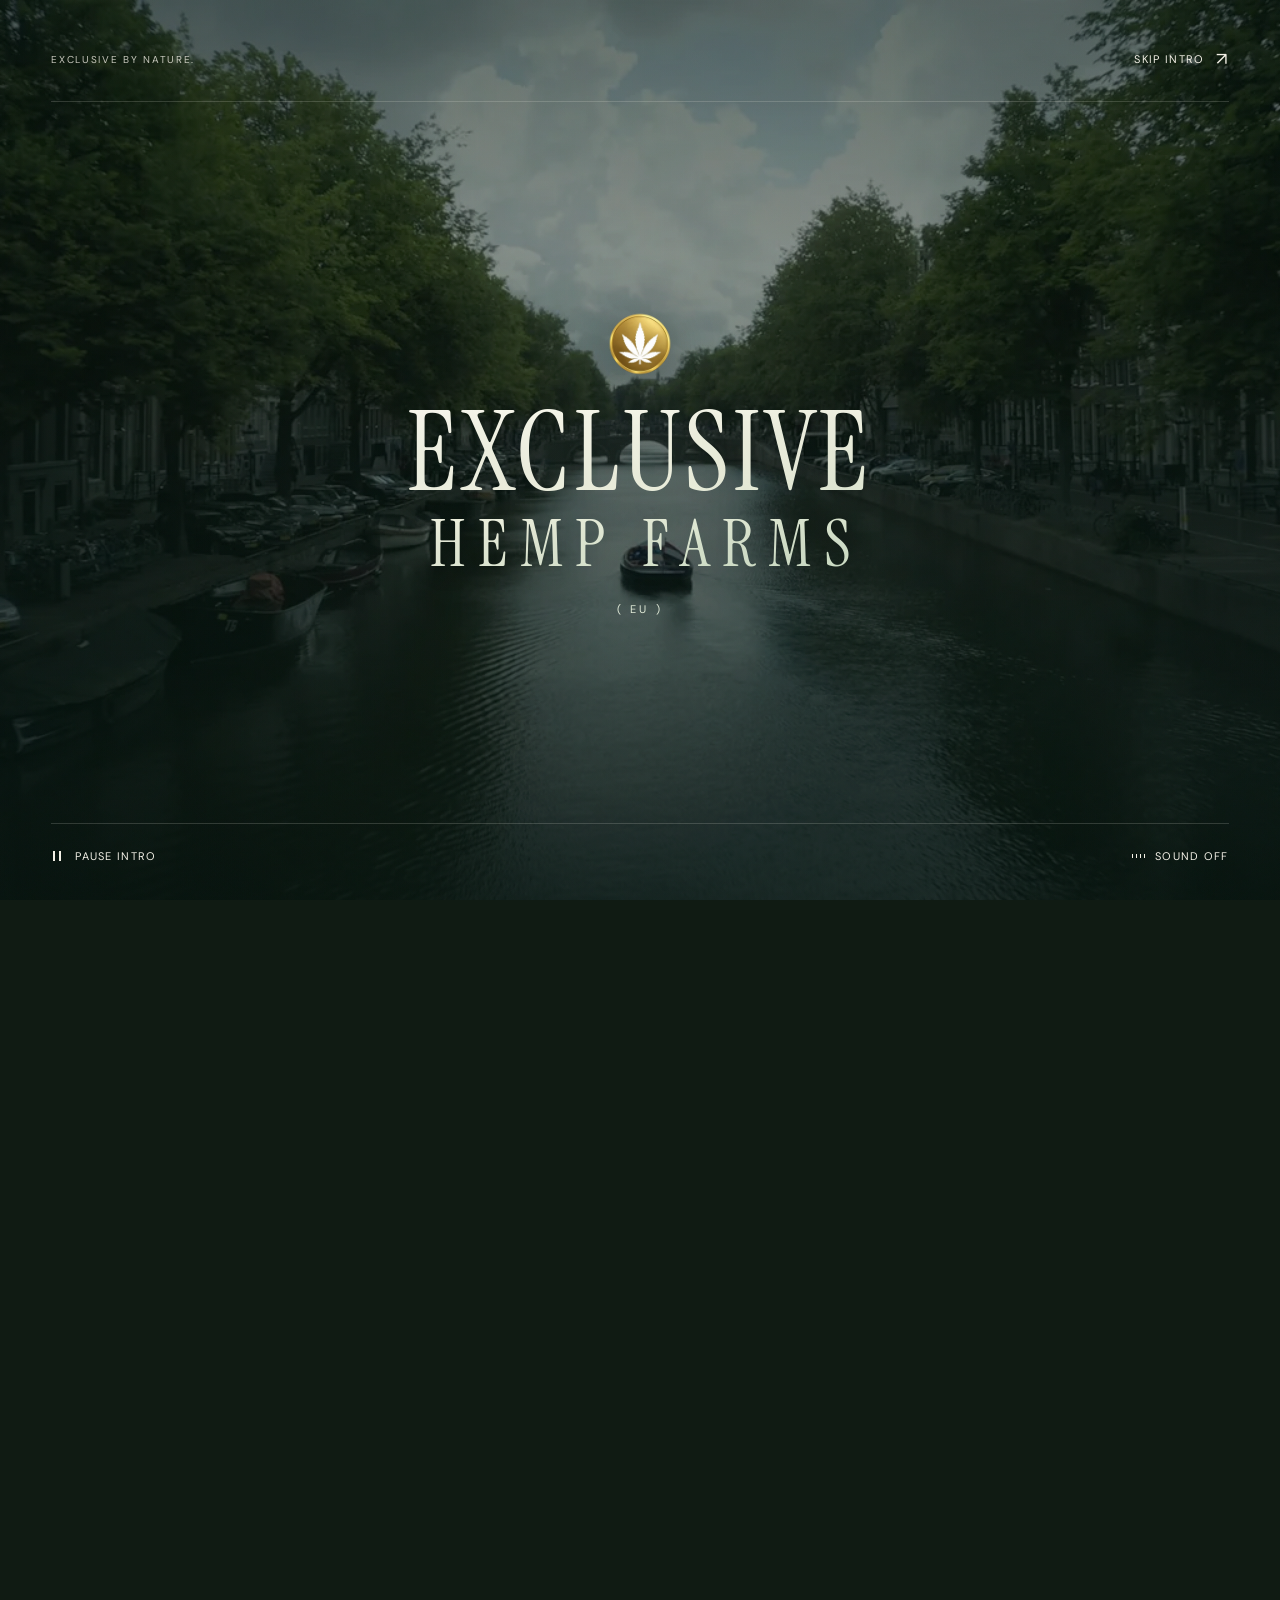
<file: public/index.html>
<!doctype html>
<html lang="en">

<head>
  <link rel="preconnect" href="https://fonts.googleapis.com">
  <link rel="preconnect" href="https://fonts.gstatic.com" crossorigin>
  <link href="https://fonts.googleapis.com/css2?family=Changa+One:ital@0;1&family=Anton&family=Bebas+Neue&display=swap"
    rel="stylesheet">

  <meta charset="utf-8">
  <meta name="viewport" content="width=device-width,initial-scale=1">
  <title>Exclusive Hemp Farms — Nature, in its finest form</title>
  <meta name="description" content="Explore vapes, pre-rolls and edibles in the Exclusive Hemp Farms EU range preview.">
  <meta name="theme-color" content="#101b13">
  <meta name="robots" content="noindex,nofollow">
  <link rel="icon" href="assets/favicon.png">
  <link rel="stylesheet" href="assets/fonts.css?v=1533f3475160">
  <link rel="stylesheet" href="styles.css?v=fresh20261121b">
  <link rel="stylesheet" href="range.css?v=efde7f44a923">
  <link rel="stylesheet" href="soundscape.css?v=4248c386e1ec">
  <link rel="stylesheet" href="studies.css?v=fc1baa2a2f36">
  <link rel="preload" as="image" href="assets/vape-concept.webp">
  <link rel="preload" as="font" type="font/woff2" href="assets/font-1.woff2" crossorigin>
  <link rel="preload" as="font" type="font/woff2" href="assets/font-7.woff2" crossorigin>
  <script src="app.js?v=lookinside_mws9mecg" type="module"></script>
  <link rel="stylesheet" href="leaf.css?v=dbc533bc6bcd">
  <link rel="stylesheet" href="smoke.css?v=e3075297af73">
  <link rel="stylesheet" href="entrance.css?v=60bba1873b85">
  <script
    data-cinema-bootstrap>const ehfIntroParams = new URLSearchParams(location.search); if (!location.hash && !ehfIntroParams.has('collection') && !ehfIntroParams.has('product')) { let visited = false; try { visited = sessionStorage.getItem('ehf-cinema-entered-v1') === 'yes'; } catch { } if (ehfIntroParams.get('intro') === '1' || !visited) document.documentElement.classList.add('cinema-pending'); } setTimeout(() => { if (!document.querySelector('.cinema-gateway[data-ready]')) document.documentElement.classList.remove('cinema-pending'); }, 12000);</script>
  <link rel="stylesheet" href="scene-joins.css?v=6064423cdf43">
  <link rel="stylesheet" href="section-jumper.css?v=e1a77311bbac">
  <link rel="stylesheet" href="collection-cinema.css?v=55f308e5d722">
  <link rel="stylesheet" href="mood-circle.css?v=20261123041500">
  <link rel="stylesheet" href="bear-cinema.css?v=eb97e7d19429">
</head>

<body data-page="home" class="range-edition" data-ciao-trial>
  <section class="cinema-gateway" role="dialog" aria-label="Exclusive Hemp Farms entrance film" hidden>
    <video class="cinema-film" muted playsinline preload="metadata" poster="assets/entrance-poster.webp"
      data-desktop="assets/entrance-film.mp4" data-mobile="assets/entrance-film-mobile.mp4" aria-hidden="true"
      tabindex="-1"></video>
    <script
      data-cinema-preload>if (document.documentElement.classList.contains('cinema-pending') && !matchMedia('(prefers-reduced-motion: reduce)').matches && !navigator.connection?.saveData) { let quiet = false; try { quiet = localStorage.getItem('ehf-motion') === 'off'; } catch { } if (!quiet) { const film = document.currentScript.previousElementSibling; film.preload = 'auto'; film.src = matchMedia('(max-width: 760px)').matches ? film.dataset.mobile : film.dataset.desktop; } }</script>
    <div class="cinema-wash" aria-hidden="true"></div>
    <div class="cinema-grain" aria-hidden="true"></div>
    <div class="cinema-edge cinema-top"><span class="cinema-signature">Exclusive by nature.</span><button
        class="cinema-skip" data-cinema-skip>Skip intro <span aria-hidden="true">↗</span></button></div>
    <div class="cinema-lockup">
      <img class="cinema-emblem" src="assets/hero-hemp-gold-circle.webp" width="1254" height="1254" alt=""
        decoding="async">
      <h2 class="cinema-name"><span>Exclusive</span><span>Hemp Farms</span></h2>
      <p class="cinema-region">( EU )</p>
    </div>
    <div class="cinema-edge cinema-bottom"><span class="cinema-track" aria-hidden="true"></span><button
        class="cinema-motion" data-cinema-motion aria-label="Pause intro"><svg viewBox="0 0 12 12" aria-hidden="true">
          <path fill="currentColor" d="M2 1h2v10H2zm6 0h2v10H8z" />
        </svg><span>Pause intro</span></button><button class="cinema-sound" data-cinema-sound
        aria-label="Enable landing ambience" aria-pressed="false"><span class="cinema-sound-bars"
          aria-hidden="true"><i></i><i></i><i></i><i></i></span><span data-cinema-sound-label>Sound off</span></button>
    </div>
    <audio data-cinema-ambience src="assets/entrance-ambience.mp3" preload="none" loop></audio>
  </section><!-- cinema-gateway-end -->
  <a class="skip-link" href="#main">Skip to content</a>
  <header class="site-header">
    <a class="brand" href="index.html" aria-label="Exclusive Hemp Farms home"><img src="assets/ehf-logo.webp" width="74"
        height="72" alt="Exclusive Hemp Farms"><span class="edition">EU EDITION</span></a>
    <nav class="desktop-nav" aria-label="Main navigation"><a href="#collections">Collections</a><a href="story.html">Our
        story</a><a href="#standards">Lab reports</a><a href="#questions">Questions</a></nav>
    <div class="header-actions">
      <details class="section-jumper" data-section-jumper>
        <summary class="section-jumper__trigger" aria-label="Jump to section">
          <svg class="section-jumper__menu-icon" viewBox="0 0 16 16" fill="none" stroke="currentColor"
            stroke-width="1.2" aria-hidden="true">
            <path d="M3 4h10M3 8h10M3 12h10" />
          </svg>
          <span class="section-jumper__label">Jump to section</span><span
            class="section-jumper__compact-label">Sections</span>
          <svg class="section-jumper__chevron" viewBox="0 0 16 16" fill="none" stroke="currentColor" stroke-width="1.4"
            aria-hidden="true">
            <path d="m4 6 4 4 4-4" />
          </svg>
        </summary>
        <nav class="section-jumper__panel" aria-label="Jump to a homepage section">
          <div class="section-jumper__heading">
            <p class="section-jumper__title">Where would you like to go?</p><button class="section-jumper__close"
              type="button" aria-label="Close section menu"><svg viewBox="0 0 16 16" fill="none" stroke="currentColor"
                stroke-width="1.3" aria-hidden="true">
                <path d="m4 4 8 8m0-8-8 8" />
              </svg></button>
          </div>
          <ol>
            <li><a href="#main" data-section-jump><span>Home</span><svg viewBox="0 0 16 16" fill="none"
                  stroke="currentColor" stroke-width="1.2" aria-hidden="true">
                  <path d="M3 8h9m-3-3 3 3-3 3" />
                </svg></a></li>
            <li><a href="#collections" data-section-jump><span>The collection</span><svg viewBox="0 0 16 16" fill="none"
                  stroke="currentColor" stroke-width="1.2" aria-hidden="true">
                  <path d="M3 8h9m-3-3 3 3-3 3" />
                </svg></a></li>
            <li><a href="#munchies" data-section-jump><span>Munchies</span><svg viewBox="0 0 16 16" fill="none"
                  stroke="currentColor" stroke-width="1.2" aria-hidden="true">
                  <path d="M3 8h9m-3-3 3 3-3 3" />
                </svg></a></li>
            <li><a href="#knowledge" data-section-jump><span>The details</span><svg viewBox="0 0 16 16" fill="none"
                  stroke="currentColor" stroke-width="1.2" aria-hidden="true">
                  <path d="M3 8h9m-3-3 3 3-3 3" />
                </svg></a></li>
            <li><a href="#find-your-nature" data-section-jump><span>Find your own nature</span><svg viewBox="0 0 16 16"
                  fill="none" stroke="currentColor" stroke-width="1.2" aria-hidden="true">
                  <path d="M3 8h9m-3-3 3 3-3 3" />
                </svg></a></li>
          </ol>
        </nav>
      </details><button class="selection-toggle" data-open-selection aria-label="Open saved selection">Selection <span
          data-selection-count>0</span><svg viewBox="0 0 24 24" width="18" height="18" fill="none" stroke="currentColor"
          stroke-width="1.4" aria-hidden="true">
          <path d="M5 8h14l1 13H4L5 8Z" />
          <path d="M8 9V6a4 4 0 0 1 8 0v3" />
        </svg></button><button class="menu-toggle" aria-expanded="false" aria-controls="mobile-menu"
        aria-label="Open navigation"><span></span><span></span></button>
    </div>
  </header>
  <nav class="mobile-menu" id="mobile-menu" aria-label="Mobile navigation" hidden><a
      href="#collections">Collections</a><a href="story.html">Our story</a><a href="#standards">Lab reports</a><a
      href="#questions">Questions</a><span>EXCLUSIVE HEMP FARMS / EU</span></nav>
  <main id="main">
    <section class="hero" aria-labelledby="hero-title">
      <div class="hero-atmosphere" aria-hidden="true"><img class="cloud cloud-far"
          src="assets/hero-cloud-atmosphere.webp" width="1774" height="887" alt=""><img class="cloud cloud-middle"
          src="assets/hero-cloud-atmosphere.webp" width="1774" height="887" alt=""><img class="cloud cloud-near"
          src="assets/hero-cloud-atmosphere.webp" width="1774" height="887" alt=""></div>

      <div class="hero-composition">
        <div class="hero-stage" data-stage>
          <div class="stage-disc" aria-hidden="true"><span></span><span></span><span></span></div>
          <div class="stage-depth"><span class="floating-botanical botanical-two" aria-hidden="true"><img
                src="assets/hemp-botanical.webp" width="1254" height="1254" alt=""></span><button
              class="hero-object object-vapes is-active" data-hero-format="vapes" aria-label="Focus Vapes"
              aria-pressed="true"><span><img src="assets/vape-concept.webp" width="1024" height="1536"
                  alt="Forest-green vape device concept" fetchpriority="high"></span></button><button
              class="hero-object object-prerolls" data-hero-format="pre-rolls" aria-label="Focus Pre-Rolls"
              aria-pressed="false"><span><img src="assets/hero-preroll-concept.webp" width="1536" height="1024"
                  alt="Natural-paper pre-roll concept"></span></button><button class="hero-object object-edibles"
              data-hero-format="edibles" aria-label="Focus Edibles" aria-pressed="false"><span><img
                  src="assets/hero-edible-concept.webp" width="1254" height="1254"
                  alt="Gummy cube concept"></span></button></div><span class="stage-caption">FORM STUDIES / EU
            EDITION</span>
        </div>
        <h1 id="hero-title"><span class="hero-line one">NATURE,</span><span class="hero-script">in its</span><span
            class="hero-line two"><span class="floating-botanical botanical-one" aria-hidden="true"><img
                src="assets/hemp-botanical.webp" width="1254" height="1254" alt=""></span>FINEST FORM.</span></h1>
        <span class="hero-orbit" aria-hidden="true"><svg viewBox="0 0 100 100">
            <defs>
              <path id="orbit" d="M50,50 m-39,0 a39,39 0 1,1 78,0 a39,39 0 1,1 -78,0" />
            </defs><text>
              <textPath href="#orbit">EXCLUSIVE BY NATURE · HEMP FARMS · </textPath>
            </text>
          </svg><img class="hero-orbit-logo" src="assets/hero-hemp-gold-circle.webp" alt="" width="1254" height="1254"
            decoding="async"></span>
      </div>
      <nav class="format-switch" aria-label="Explore a product family"><span>CHOOSE YOUR FORM</span><a
          href="vapes.html#collections">Vapes</a><a href="pre-rolls.html#collections">Pre-rolls</a><a
          href="edibles.html#collections">Gummies</a></nav>
      <div class="hero-bottom">
        <p>Vapes, pre-rolls and edibles.<br>Three expressions. One point of view.</p><a class="scroll-cue"
          href="#collections"><span class="scroll-line" aria-hidden="true"></span>SCROLL TO EXPLORE</a>
      </div>
    </section>


    <!-- mood-circle-start -->
    <section class="mood-circle" id="collections" data-mood-circle data-mode="all"
      aria-label="Explore the EHF collection">
      <div class="mood-circle__light" aria-hidden="true"></div>
      <div class="mood-family-field" aria-hidden="true"></div>
      <div class="mood-atmosphere" aria-hidden="true"><video data-mood-film
          data-poster="assets/ehf-psychedelic-poster.webp" muted loop playsinline preload="none"
          disablepictureinpicture></video><img data-mood-art width="1916" height="821" alt="" decoding="async"
          draggable="false">
        <div class="mood-atmosphere__wash"></div>
      </div>
      <div class="mood-stage" data-mood-stage role="group"
        aria-label="Product wheel. Move around the wheel, drag, or use arrow keys to turn it.">
        <button class="mood-object" data-mood-object="0" data-product="grape-rush"
          aria-label="Explore Granddaddy Purple vape">
          <picture class="mood-fallback" data-mood-preview><img data-src="assets/vape-range/grape-rush-runway.webp"
              width="589" height="702" alt="" draggable="false" decoding="async"></picture><span>Granddaddy
            Purple</span>
        </button><button class="mood-object" data-mood-object="1" data-product="edibles" aria-label="Explore Gummies">
          <picture class="mood-fallback" data-mood-preview><img data-src="assets/edible-concept.webp" width="589"
              height="702" alt="" draggable="false" decoding="async"></picture><span>Gummies</span>
        </button><button class="mood-object" data-mood-object="2" data-product="mango-mirage"
          aria-label="Explore Pineapple Express vape">
          <picture class="mood-fallback" data-mood-preview><img data-src="assets/vape-range/mango-mirage-runway.webp"
              width="589" height="702" alt="" draggable="false" decoding="async"></picture><span>Pineapple
            Express</span>
        </button><button class="mood-object" data-mood-object="3" data-product="pre-rolls"
          aria-label="Explore Pre-rolls">
          <picture class="mood-fallback" data-mood-preview><img data-src="assets/preroll-concept.webp" width="589"
              height="702" alt="" draggable="false" decoding="async"></picture><span>Pre-rolls</span>
        </button><button class="mood-object" data-mood-object="4" data-product="cherry-drift"
          aria-label="Explore Pink Candy vape">
          <picture class="mood-fallback" data-mood-preview><img data-src="assets/vape-range/cherry-drift-runway.webp"
              width="589" height="702" alt="" draggable="false" decoding="async"></picture><span>Pink Candy</span>
        </button><button class="mood-object" data-mood-object="5" data-product="edibles" aria-label="Explore Gummies">
          <picture class="mood-fallback" data-mood-preview><img data-src="assets/edible-concept.webp" width="589"
              height="702" alt="" draggable="false" decoding="async"></picture><span>Gummies</span>
        </button><button class="mood-object" data-mood-object="6" data-product="blueberry-cobbler"
          aria-label="Explore Blue Dream vape">
          <picture class="mood-fallback" data-mood-preview><img
              data-src="assets/vape-range/blueberry-cobbler-runway.webp" width="589" height="702" alt=""
              draggable="false" decoding="async"></picture><span>Blue Dream</span>
        </button><button class="mood-object" data-mood-object="7" data-product="pre-rolls"
          aria-label="Explore Pre-rolls">
          <picture class="mood-fallback" data-mood-preview><img data-src="assets/preroll-concept.webp" width="589"
              height="702" alt="" draggable="false" decoding="async"></picture><span>Pre-rolls</span>
        </button><button class="mood-object" data-mood-object="8" data-product="berry-blast"
          aria-label="Explore Runtz vape">
          <picture class="mood-fallback" data-mood-preview><img data-src="assets/vape-range/berry-blast-runway.webp"
              width="589" height="702" alt="" draggable="false" decoding="async"></picture><span>Runtz</span>
        </button><button class="mood-object" data-mood-object="9" data-product="edibles" aria-label="Explore Gummies">
          <picture class="mood-fallback" data-mood-preview><img data-src="assets/edible-concept.webp" width="589"
              height="702" alt="" draggable="false" decoding="async"></picture><span>Gummies</span>
        </button><button class="mood-object" data-mood-object="10" data-product="melon-wave"
          aria-label="Explore Gelato vape">
          <picture class="mood-fallback" data-mood-preview><img data-src="assets/vape-range/melon-wave-runway.webp"
              width="589" height="702" alt="" draggable="false" decoding="async"></picture><span>Gelato</span>
        </button><button class="mood-object" data-mood-object="11" data-product="pre-rolls"
          aria-label="Explore Pre-rolls">
          <picture class="mood-fallback" data-mood-preview><img data-src="assets/preroll-concept.webp" width="589"
              height="702" alt="" draggable="false" decoding="async"></picture><span>Pre-rolls</span>
        </button><button class="mood-object" data-mood-object="12" data-product="sour-diesel"
          aria-label="Explore Sour Diesel vape">
          <picture class="mood-fallback" data-mood-preview><img data-src="assets/vape-range/sour-diesel-runway.webp"
              width="589" height="702" alt="" draggable="false" decoding="async"></picture><span>Sour Diesel</span>
        </button><button class="mood-object" data-mood-object="13" data-product="og-kush"
          aria-label="Explore OG Kush vape">
          <picture class="mood-fallback" data-mood-preview><img data-src="assets/vape-range/og-kush-runway.webp"
              width="589" height="702" alt="" draggable="false" decoding="async"></picture><span>OG Kush</span>
        </button><button class="mood-object" data-mood-object="14" data-product="london-pound-cake"
          aria-label="Explore London Pound Cake vape">
          <picture class="mood-fallback" data-mood-preview><img
              data-src="assets/vape-range/london-pound-cake-runway.webp" width="589" height="702" alt=""
              draggable="false" decoding="async"></picture><span>London Pound Cake</span>
        </button><button class="mood-object" data-mood-object="15" data-product="edibles" aria-label="Explore Gummies">
          <picture class="mood-fallback" data-mood-preview><img data-src="assets/edible-concept.webp" width="589"
              height="702" alt="" draggable="false" decoding="async"></picture><span>Gummies</span>
        </button><button class="mood-object" data-mood-object="16" data-product="edibles" aria-label="Explore Gummies"
          tabindex="-1" disabled aria-hidden="true">
          <picture class="mood-fallback" data-mood-preview><img data-src="assets/edible-concept.webp" width="589"
              height="702" alt="" draggable="false" decoding="async"></picture><span>Gummies</span>
        </button><button class="mood-object" data-mood-object="17" data-product="edibles" aria-label="Explore Gummies"
          tabindex="-1" disabled aria-hidden="true">
          <picture class="mood-fallback" data-mood-preview><img data-src="assets/edible-concept.webp" width="589"
              height="702" alt="" draggable="false" decoding="async"></picture><span>Gummies</span>
        </button><button class="mood-object" data-mood-object="18" data-product="edibles" aria-label="Explore Gummies"
          tabindex="-1" disabled aria-hidden="true">
          <picture class="mood-fallback" data-mood-preview><img data-src="assets/edible-concept.webp" width="589"
              height="702" alt="" draggable="false" decoding="async"></picture><span>Gummies</span>
        </button><button class="mood-object" data-mood-object="19" data-product="edibles" aria-label="Explore Gummies"
          tabindex="-1" disabled aria-hidden="true">
          <picture class="mood-fallback" data-mood-preview><img data-src="assets/edible-concept.webp" width="589"
              height="702" alt="" draggable="false" decoding="async"></picture><span>Gummies</span>
        </button><button class="mood-object" data-mood-object="20" data-product="edibles" aria-label="Explore Gummies"
          tabindex="-1" disabled aria-hidden="true">
          <picture class="mood-fallback" data-mood-preview><img data-src="assets/edible-concept.webp" width="589"
              height="702" alt="" draggable="false" decoding="async"></picture><span>Gummies</span>
        </button><button class="mood-object" data-mood-object="21" data-product="pre-rolls"
          aria-label="Explore Pre-rolls" tabindex="-1" disabled aria-hidden="true">
          <picture class="mood-fallback" data-mood-preview><img data-src="assets/preroll-concept.webp" width="589"
              height="702" alt="" draggable="false" decoding="async"></picture><span>Pre-rolls</span>
        </button><button class="mood-object" data-mood-object="22" data-product="pre-rolls"
          aria-label="Explore Pre-rolls" tabindex="-1" disabled aria-hidden="true">
          <picture class="mood-fallback" data-mood-preview><img data-src="assets/preroll-concept.webp" width="589"
              height="702" alt="" draggable="false" decoding="async"></picture><span>Pre-rolls</span>
        </button><button class="mood-object" data-mood-object="23" data-product="pre-rolls"
          aria-label="Explore Pre-rolls" tabindex="-1" disabled aria-hidden="true">
          <picture class="mood-fallback" data-mood-preview><img data-src="assets/preroll-concept.webp" width="589"
              height="702" alt="" draggable="false" decoding="async"></picture><span>Pre-rolls</span>
        </button><button class="mood-object" data-mood-object="24" data-product="pre-rolls"
          aria-label="Explore Pre-rolls" tabindex="-1" disabled aria-hidden="true">
          <picture class="mood-fallback" data-mood-preview><img data-src="assets/preroll-concept.webp" width="589"
              height="702" alt="" draggable="false" decoding="async"></picture><span>Pre-rolls</span>
        </button><button class="mood-object" data-mood-object="25" data-product="pre-rolls"
          aria-label="Explore Pre-rolls" tabindex="-1" disabled aria-hidden="true">
          <picture class="mood-fallback" data-mood-preview><img data-src="assets/preroll-concept.webp" width="589"
              height="702" alt="" draggable="false" decoding="async"></picture><span>Pre-rolls</span>
        </button><button class="mood-object" data-mood-object="26" data-product="pre-rolls"
          aria-label="Explore Pre-rolls" tabindex="-1" disabled aria-hidden="true">
          <picture class="mood-fallback" data-mood-preview><img data-src="assets/preroll-concept.webp" width="589"
              height="702" alt="" draggable="false" decoding="async"></picture><span>Pre-rolls</span>
        </button>
      </div>
      <div class="mood-question" data-mood-question>
        <h2>What are you<br><em>in the mood for?</em></h2>
      </div>
      <div class="mood-pick" data-mood-pick hidden>
        <h2 data-mood-pick-title></h2>
        <p data-mood-pick-description>Choose a product to explore.</p>
      </div>
      <button class="mood-back mood-text-button" data-mood-back hidden><svg viewBox="0 0 24 24" fill="none"
          stroke="currentColor" stroke-width="1.4" aria-hidden="true">
          <path d="M19 12H5m6-6-6 6 6 6" />
        </svg><span data-mood-back-label>Back to main carousel</span></button>
      <button class="mood-text-button mood-journey__main" data-journey-main aria-label="Back to main carousel"
        hidden><svg viewBox="0 0 24 24" fill="none" stroke="currentColor" stroke-width="1.4" aria-hidden="true">
          <path d="M19 12H5m6-6-6 6 6 6" />
        </svg><span>All products</span></button>
      <div class="mood-cinema-world" data-cinema-world aria-hidden="true">
        <div class="mood-cinema-media" data-cinema-media><img alt="" decoding="async"><video muted loop playsinline
            preload="none" disablepictureinpicture></video></div>
        <div class="mood-cinema-media" data-cinema-media><img alt="" decoding="async"><video muted loop playsinline
            preload="none" disablepictureinpicture></video></div>
        <div class="mood-cinema-wash"></div>
        <div class="mood-study-light" data-mood-study-light hidden></div>
      </div>
      <!-- Henrietta giant words: OUTSIDE mood-cinema so they sit below the vape product (z:1) -->
      <div class="henrietta-stage-bg" data-henrietta-bg aria-hidden="true">
        <div class="henrietta-giant-word henrietta-word-left" data-henrietta-word-left></div>
        <div class="henrietta-giant-word henrietta-word-right" data-henrietta-word-right></div>
        <div class="henrietta-floor-shadow" data-cinema-shadow></div>
      </div>

      <section class="mood-cinema" data-cinema aria-hidden="true" inert aria-label="Flavour stories">


        <!-- Center interactive 3D model hotspot -->
        <button class="mood-cinema-model" data-cinema-model aria-label="Look inside the product"><span
            class="sr-only">Look inside the product</span></button>

        <!-- Bottom Subtitle / Description text exactly like Henrietta Said -->
        <div class="henrietta-bottom-description">
          <p class="henrietta-desc-text" data-cinema-description></p>
        </div>

        <!-- Clean Arrow Navigation Left & Right to cycle products -->
        <nav class="henrietta-nav-arrows" aria-label="Browse flavours">
          <button class="henrietta-arrow-btn henrietta-arrow-prev" data-cinema-prev aria-label="Previous product">
            <svg viewBox="0 0 24 24" fill="none" stroke="currentColor" stroke-width="2.5" aria-hidden="true">
              <path d="M15 19l-7-7 7-7" />
            </svg>
            <span class="henrietta-arrow-peek" data-cinema-prev-label>Prev</span>
          </button>
          <div class="henrietta-dots-container" data-cinema-dots></div>
          <button class="henrietta-arrow-btn henrietta-arrow-next" data-cinema-next aria-label="Next product">
            <span class="henrietta-arrow-peek" data-cinema-next-label>Next</span>
            <svg viewBox="0 0 24 24" fill="none" stroke="currentColor" stroke-width="2.5" aria-hidden="true">
              <path d="M9 5l7 7-7 7" />
            </svg>
          </button>
        </nav>

        <!-- Hidden fields for compatibility with existing codebase -->
        <div class="sr-only" aria-hidden="true">
          <h2 data-cinema-name></h2>
          <p data-cinema-line></p>
          <p data-cinema-meta></p>
          <p data-cinema-qualification></p>
          <details class="mood-cinema-information">
            <p></p>
          </details>
        </div>
      </section>
      <nav class="mood-belt-controls" data-belt-controls aria-label="Collection carousel" hidden><button data-belt-prev
          aria-label="Previous product"><svg viewBox="0 0 24 24" fill="none" stroke="currentColor" stroke-width="1.4"
            aria-hidden="true">
            <path d="M19 12H5m6-6-6 6 6 6" />
          </svg></button><span data-belt-current></span><button data-belt-next aria-label="Next product"><svg
            viewBox="0 0 24 24" fill="none" stroke="currentColor" stroke-width="1.4" aria-hidden="true">
            <path d="M5 12h14m-6-6 6 6-6 6" />
          </svg></button></nav>
      <div class="mood-route-media" data-mood-route-media></div>
      <div class="mood-detail" data-mood-detail aria-hidden="true">
        <div class="mood-detail__model">
          <div class="mood-mobile-heading" data-mood-mobile-heading></div>
          <div class="mood-focus-frame" data-mood-focus role="group"
            aria-label="Click the product or choose one of its parts."><button
              class="mood-text-button mood-study-control" type="button" data-study-skip hidden>Skip to
              details</button><button class="mood-text-button mood-study-control" type="button" data-study-replay
              hidden><svg viewBox="0 0 24 24" fill="none" stroke="currentColor" stroke-width="1.4" aria-hidden="true">
                <path d="M4 11a8 8 0 1 1 2 6m-2-6V5m0 6h6" />
              </svg>Replay 3D reveal</button>
            <div class="mood-part-labels" data-mood-labels></div>
            <aside class="mood-inspect-note" data-mood-inspect-note hidden aria-live="polite">
              <h3 data-inspect-title></h3>
              <p data-inspect-copy></p><button class="mood-text-button" data-inspect-back><svg viewBox="0 0 24 24"
                  fill="none" stroke="currentColor" stroke-width="1.4" aria-hidden="true">
                  <path d="M19 12H5m6-6-6 6 6 6" />
                </svg><span>Full product</span></button><button class="mood-wrapper-reset mood-text-button"
                data-wrapper-reset hidden>Reset wrapper</button><button class="mood-wrapper-reset mood-text-button"
                data-carton-reset hidden>Close carton</button>
            </aside>
          </div>
          <div class="mood-detail__actions"><button class="mood-assemble" data-mood-assemble>Assemble
              again</button><button class="mood-unroll mood-text-button" data-mood-unroll hidden>Unroll</button><button
              class="mood-retry" data-mood-retry hidden>Retry 3D view</button><span class="mood-select-hint"
              data-mood-select-hint>Click a part to look closer</span></div>
          <nav class="mood-journey" data-mood-journey aria-label="Product details sequence">
            <div class="mood-journey__header">
              <p class="mood-journey__position"><span data-journey-count>1 / 6</span><span data-journey-title>The
                  set</span></p><span class="mood-study-progress" aria-hidden="true"></span>
              <div data-journey-media></div>
            </div>
            <div class="mood-journey__controls"><button class="mood-text-button" data-journey-prev
                aria-label="Previous detail"><svg viewBox="0 0 24 24" fill="none" stroke="currentColor"
                  stroke-width="1.4" aria-hidden="true">
                  <path d="M19 12H5m6-6-6 6 6 6" />
                </svg><span>Return</span></button><span class="mood-journey__mini" data-journey-mini
                aria-hidden="true">1 / 6</span><button class="mood-journey__next" data-journey-next><span
                  data-journey-next-label>Continue</span><svg viewBox="0 0 24 24" fill="none" stroke="currentColor"
                  stroke-width="1.4" aria-hidden="true">
                  <path d="M5 12h14m-6-6 6 6-6 6" />
                </svg></button></div>
            <p class="mood-journey__hint" data-journey-hint>Choose Continue to explore each detail.</p>
          </nav>
        </div>
        <div class="mood-detail__body">
          <div class="mood-detail__copy">
            <h2 data-mood-name tabindex="-1"></h2>
            <p class="mood-detail__line" data-mood-line></p>
            <p data-mood-description></p>
            <dl data-mood-facts></dl>
          </div>

          <details class="mood-product-information" data-product-information>
            <summary>Product information<svg viewBox="0 0 16 16" fill="none" stroke="currentColor" stroke-width="1.3"
                aria-hidden="true">
                <path d="M3 8h10" />
                <path class="mood-information-plus" d="M8 3v10" />
              </svg></summary>
            <p class="mood-qualification" data-mood-qualification></p>
          </details>
        </div>
      </div>
      <div class="mood-circle__footer">
        <p>A closer look. <em>A different form.</em></p>
        <span class="mood-gesture" data-mood-gesture>Move around the wheel</span>
      </div>
      <div class="mood-circle__footer-right">
        <a class="mood-explore-next" data-mood-continue href="#munchies"><span>Continue</span><svg
            viewBox="0 0 24 24" fill="none" stroke="currentColor" stroke-width="1.4" aria-hidden="true">
            <path d="M12 5v14m-6-6 6 6 6-6" />
          </svg></a><button class="mood-pause" data-mood-pause aria-label="Pause ambient motion"
          aria-pressed="false"><svg viewBox="0 0 16 16" fill="none" stroke="currentColor" stroke-width="1.4"
            aria-hidden="true">
            <path class="mood-pause-bars" d="M5 3v10M11 3v10" />
            <path class="mood-play" d="m5 3 7 5-7 5Z" />
          </svg></button>
      </div>
      <noscript>
        <p class="mood-noscript">Explore the collection: <a href="grape.html">Granddaddy Purple</a> · <a
            href="mango.html">Pineapple Express</a> · <a href="cherry.html">Pink Candy</a> · <a
            href="blueberry.html">Blue Dream</a> · <a href="edibles.html">Gummies</a> · <a
            href="pre-rolls.html">Pre-rolls</a> · <a
            href="vapes.html?collection=vapes&product=berry-blast#collections">Runtz</a> · <a
            href="vapes.html?collection=vapes&product=melon-wave#collections">Gelato</a> · <a
            href="vapes.html?collection=vapes&product=sour-diesel#collections">Sour Diesel</a> · <a
            href="vapes.html?collection=vapes&product=og-kush#collections">OG Kush</a> · <a
            href="vapes.html?collection=vapes&product=london-pound-cake#collections">London Pound Cake</a></p>
      </noscript>
      <p class="sr-only" data-mood-status role="status" aria-live="polite"></p>
    </section><!-- mood-circle-end -->

    <span id="story" class="cinema-scroll-anchor" aria-hidden="true"></span>
    <div class="scene-join scene-join--river" aria-hidden="true"></div>
    <section class="bear-story" id="munchies" data-bear-story aria-labelledby="munchies-title">
      <div class="bear-story__copy">
        <h2 id="munchies-title">Bear-ly<br>contain the<br> <em>munchies.</em></h2>
        <p>A little wild. A little hungry.<br>Exclusive by nature.</p><a class="bear-story__link"
          href="index.html?collection=gummies#collections">Explore the gummies<svg viewBox="0 0 24 24" fill="none"
            stroke="currentColor" stroke-width="1.3" aria-hidden="true">
            <path d="M5 19 19 5M5 5h14v14" />
          </svg></a>
      </div>
      <figure class="bear-story__film"><video data-src="assets/ehf-bear-river.mp4"
          poster="assets/ehf-bear-river-poster.webp" width="1600" height="800" muted loop playsinline preload="none"
          aria-label="An EHF bear enjoying an apple in the river" disablepictureinpicture></video>
        <figcaption>A taste for the wild.</figcaption>
      </figure><button class="bear-story__toggle" data-bear-toggle aria-label="Pause bear film"
        aria-pressed="false"><svg viewBox="0 0 16 16" fill="none" stroke="currentColor" stroke-width="1.4"
          aria-hidden="true">
          <path class="bear-pause" d="M5 3v10M11 3v10" />
          <path class="bear-play" d="m5 3 7 5-7 5Z" />
        </svg></button>
      <span class="bear-story__signature" aria-hidden="true">Exclusive Hemp Farms</span>
    </section>

    <!-- knowledge-conveyor-start -->
    <div class="scene-join scene-join--pine" aria-hidden="true"></div>
    <section class="knowledge-conveyor" id="knowledge" data-knowledge-film data-conveyor
      data-belt-name="information conveyor" data-belt-speed="48" aria-labelledby="knowledge-title">
      <div class="knowledge-atmosphere" aria-hidden="true"><video data-src="assets/hemp-interlude.mp4"
          poster="assets/hemp-interlude-poster.webp" width="1280" height="720" muted loop playsinline preload="none"
          disablepictureinpicture></video></div>
      <div class="studies-intro">
        <div>
          <h2 id="knowledge-title">The <em>details.</em></h2>
        </div>
        <div class="conveyor-tools">
          <nav class="studies-jump" aria-label="Information topics"><a href="#heritage" data-belt-jump="heritage">Field
              notes</a><a href="#standards" data-belt-jump="standards">Lab reports</a><a href="#questions"
              data-belt-jump="questions">Questions</a></nav><button class="details-film-toggle"
            data-knowledge-film-toggle aria-label="Pause details background film" aria-pressed="false"><span
              data-film-label>Pause film</span><svg viewBox="0 0 16 16" fill="none" stroke="currentColor"
              stroke-width="1.4" aria-hidden="true">
              <path class="bear-pause" d="M5 3v10M11 3v10" />
              <path class="bear-play" d="m5 3 7 5-7 5Z" />
            </svg></button><button class="conveyor-toggle" data-belt-toggle aria-label="Pause information conveyor"
            aria-pressed="false"><svg viewBox="0 0 16 16" aria-hidden="true">
              <path class="belt-pause-icon" d="M5 3v10M11 3v10" />
              <path class="belt-play-icon" d="m5 3 7 5-7 5Z" />
            </svg></button>
        </div>
      </div>
      <div class="conveyor-window" data-belt-window role="region" aria-roledescription="carousel"
        aria-label="Field notes, lab reports and frequently asked questions">
        <div class="conveyor-track" data-belt-track>
          <div class="conveyor-group" data-belt-group>
            <article class="knowledge-panel knowledge-heritage" data-belt-card data-belt-item="heritage"
              id="heritage-loop" aria-labelledby="heritage-title-loop">
              <div class="knowledge-kicker"><span>FIELD NOTES / A EUROPEAN POINT OF VIEW</span><span>01 / THE MATERIAL
                  ARCHIVE</span></div>
              <div class="knowledge-heritage-body">
                <div class="knowledge-copy">
                  <h3 id="heritage-title-loop">A familiar landscape.<br><em>An unexpected history.</em></h3>
                  <p>Botanical greens. Weathered brass. A connection to the materials and textures of the natural
                    landscape.</p><a class="text-link" href="story.html#field-notes">Open the field notes</a>
                </div>
                <div class="field-card-stack">
                  <div class="field-card field-back" aria-hidden="true"><span>EHF / MATERIAL STUDIES</span><strong>In
                      the<br><em>details.</em></strong></div>
                  <div class="field-card field-front" data-tilt>
                    <div class="field-card-head"><span>01 / THE MATERIAL ARCHIVE</span><span>DORSET</span></div><span
                      class="field-emblem" aria-hidden="true"><img class="brand-emblem"
                        src="assets/hemp-gold-circle.webp" width="1254" height="1254" alt="" loading="lazy"></span>
                    <h4>From field<br>to <em>fibre.</em></h4>
                    <p>Bridport’s historic hemp and flax industry made cordage, netting and sailcloth.</p><a
                      href="https://historicengland.org.uk/images-books/publications/bridport-and-west-bay/"
                      target="_blank" rel="noopener noreferrer">A note from Historic England</a>
                    <div class="field-card-foot">BRIDPORT & WEST BAY / HERITAGE NOTE</div>
                  </div>
                </div>
              </div>
            </article>
            <article class="knowledge-panel knowledge-report" data-belt-card data-belt-item="standards"
              id="standards-loop" aria-labelledby="knowledge-report-title-loop">
              <div class="knowledge-kicker"><span>CERTIFICATES OF ANALYSIS</span><span>02 / THE DETAILS</span></div>
              <div class="knowledge-report-body">
                <div class="knowledge-copy">
                  <h3 id="knowledge-report-title-loop">Look closer.<br><em>Ask more.</em></h3>
                  <p>A label starts the conversation. A batch report gives you more to explore. Learn how to read the
                    details, from cannabinoid content to the tests a laboratory has performed.</p><a class="button lime"
                    href="lab-reports.html">Understanding lab reports <span class="button-dot"
                      aria-hidden="true"></span></a>
                </div>
                <div class="report-panel">
                  <div class="report-heading"><span>THE ANATOMY OF A REPORT</span><span>COA / FIELD NOTES</span></div>
                  <div class="report-monogram" aria-hidden="true">CoA<span>Certificate of analysis</span></div>
                  <div class="report-fields">
                    <details>
                      <summary><span>01</span> Batch identification <b aria-hidden="true">+</b></summary>
                      <p>Match the product and batch identifier on the report to the product in your hands.</p>
                    </details>
                    <details>
                      <summary><span>02</span> Cannabinoid profile <b aria-hidden="true">+</b></summary>
                      <p>Look for the compounds measured, their amounts, and the units used to report them.</p>
                    </details>
                    <details>
                      <summary><span>03</span> Tests & laboratory <b aria-hidden="true">+</b></summary>
                      <p>Check the named laboratory, test date and scope. A report only describes the sample and tests
                        it covers.</p>
                    </details>
                  </div>
                  <div class="report-footnote">A reading guide. Product-specific results belong in the original
                    laboratory report.</div>
                </div>
              </div>
            </article>
            <article class="knowledge-panel knowledge-questions" data-belt-card data-belt-item="questions"
              id="questions-loop" aria-labelledby="knowledge-questions-title-loop">
              <div class="knowledge-kicker"><span>GOOD QUESTIONS</span><span>03 / STRAIGHTFORWARD ANSWERS</span></div>
              <div class="knowledge-questions-body">
                <h3 id="knowledge-questions-title-loop">A little <em>clarity.</em></h3>
                <div class="faq-list">
                  <details>
                    <summary>What is in the collection?<span aria-hidden="true">+</span></summary>
                    <p>The new EU preview focuses on three hemp and CBD categories: Vapes, Pre-Rolls and Edibles,
                      including gummies. Images illustrate the proposed direction; final product specifications and
                      availability will follow.</p>
                  </details>
                  <details>
                    <summary>Can I order from the EU yet?<span aria-hidden="true">+</span></summary>
                    <p>This EU edition currently lets you explore the range and save products to a personal selection.
                      EU prices, delivery and checkout are not yet available. Contact the EHF team for current product
                      enquiries.</p>
                  </details>
                  <details>
                    <summary>Where can I find a lab report?<span aria-hidden="true">+</span></summary>
                    <p>Our lab-report guide explains what to look for. You can also visit EHF’s existing certificates
                      page. Check that any report matches the exact product and batch you are considering.</p><a
                      class="text-link" href="lab-reports.html">Read the guide</a>
                  </details>
                  <details>
                    <summary>How does my saved selection work?<span aria-hidden="true">+</span></summary>
                    <p>Save products as you browse, then open Selection in the navigation. Your list is stored only in
                      this browser. You can remove items or download the list; saving an item does not place an order.
                    </p>
                  </details>
                  <details>
                    <summary>How can I contact Exclusive Hemp Farms?<span aria-hidden="true">+</span></summary>
                    <p>Use the contact page on the main EHF website to reach the team.</p><a class="text-link"
                      href="https://exclusivehempfarms.com/contact-us/" target="_blank"
                      rel="noopener noreferrer">Contact the EHF team</a>
                  </details>
                </div>
              </div>
            </article>
          </div>
          <div class="conveyor-group" data-belt-group>
            <article class="knowledge-panel knowledge-heritage" data-belt-card data-belt-item="heritage" id="heritage"
              aria-labelledby="heritage-title">
              <div class="knowledge-kicker"><span>FIELD NOTES / A EUROPEAN POINT OF VIEW</span><span>01 / THE MATERIAL
                  ARCHIVE</span></div>
              <div class="knowledge-heritage-body">
                <div class="knowledge-copy">
                  <h3 id="heritage-title">A familiar landscape.<br><em>An unexpected history.</em></h3>
                  <p>Botanical greens. Weathered brass. A connection to the materials and textures of the natural
                    landscape.</p><a class="text-link" href="story.html#field-notes">Open the field notes</a>
                </div>
                <div class="field-card-stack">
                  <div class="field-card field-back" aria-hidden="true"><span>EHF / MATERIAL STUDIES</span><strong>In
                      the<br><em>details.</em></strong></div>
                  <div class="field-card field-front" data-tilt>
                    <div class="field-card-head"><span>01 / THE MATERIAL ARCHIVE</span><span>DORSET</span></div><span
                      class="field-emblem" aria-hidden="true"><img class="brand-emblem"
                        src="assets/hemp-gold-circle.webp" width="1254" height="1254" alt="" loading="lazy"></span>
                    <h4>From field<br>to <em>fibre.</em></h4>
                    <p>Bridport’s historic hemp and flax industry made cordage, netting and sailcloth.</p><a
                      href="https://historicengland.org.uk/images-books/publications/bridport-and-west-bay/"
                      target="_blank" rel="noopener noreferrer">A note from Historic England</a>
                    <div class="field-card-foot">BRIDPORT & WEST BAY / HERITAGE NOTE</div>
                  </div>
                </div>
              </div>
            </article>
            <article class="knowledge-panel knowledge-report" data-belt-card data-belt-item="standards" id="standards"
              aria-labelledby="knowledge-report-title">
              <div class="knowledge-kicker"><span>CERTIFICATES OF ANALYSIS</span><span>02 / THE DETAILS</span></div>
              <div class="knowledge-report-body">
                <div class="knowledge-copy">
                  <h3 id="knowledge-report-title">Look closer.<br><em>Ask more.</em></h3>
                  <p>A label starts the conversation. A batch report gives you more to explore. Learn how to read the
                    details, from cannabinoid content to the tests a laboratory has performed.</p><a class="button lime"
                    href="lab-reports.html">Understanding lab reports <span class="button-dot"
                      aria-hidden="true"></span></a>
                </div>
                <div class="report-panel">
                  <div class="report-heading"><span>THE ANATOMY OF A REPORT</span><span>COA / FIELD NOTES</span></div>
                  <div class="report-monogram" aria-hidden="true">CoA<span>Certificate of analysis</span></div>
                  <div class="report-fields">
                    <details>
                      <summary><span>01</span> Batch identification <b aria-hidden="true">+</b></summary>
                      <p>Match the product and batch identifier on the report to the product in your hands.</p>
                    </details>
                    <details>
                      <summary><span>02</span> Cannabinoid profile <b aria-hidden="true">+</b></summary>
                      <p>Look for the compounds measured, their amounts, and the units used to report them.</p>
                    </details>
                    <details>
                      <summary><span>03</span> Tests & laboratory <b aria-hidden="true">+</b></summary>
                      <p>Check the named laboratory, test date and scope. A report only describes the sample and tests
                        it covers.</p>
                    </details>
                  </div>
                  <div class="report-footnote">A reading guide. Product-specific results belong in the original
                    laboratory report.</div>
                </div>
              </div>
            </article>
            <article class="knowledge-panel knowledge-questions" data-belt-card data-belt-item="questions"
              id="questions" aria-labelledby="knowledge-questions-title">
              <div class="knowledge-kicker"><span>GOOD QUESTIONS</span><span>03 / STRAIGHTFORWARD ANSWERS</span></div>
              <div class="knowledge-questions-body">
                <h3 id="knowledge-questions-title">A little <em>clarity.</em></h3>
                <div class="faq-list">
                  <details>
                    <summary>What is in the collection?<span aria-hidden="true">+</span></summary>
                    <p>The new EU preview focuses on three hemp and CBD categories: Vapes, Pre-Rolls and Edibles,
                      including gummies. Images illustrate the proposed direction; final product specifications and
                      availability will follow.</p>
                  </details>
                  <details>
                    <summary>Can I order from the EU yet?<span aria-hidden="true">+</span></summary>
                    <p>This EU edition currently lets you explore the range and save products to a personal selection.
                      EU prices, delivery and checkout are not yet available. Contact the EHF team for current product
                      enquiries.</p>
                  </details>
                  <details>
                    <summary>Where can I find a lab report?<span aria-hidden="true">+</span></summary>
                    <p>Our lab-report guide explains what to look for. You can also visit EHF’s existing certificates
                      page. Check that any report matches the exact product and batch you are considering.</p><a
                      class="text-link" href="lab-reports.html">Read the guide</a>
                  </details>
                  <details>
                    <summary>How does my saved selection work?<span aria-hidden="true">+</span></summary>
                    <p>Save products as you browse, then open Selection in the navigation. Your list is stored only in
                      this browser. You can remove items or download the list; saving an item does not place an order.
                    </p>
                  </details>
                  <details>
                    <summary>How can I contact Exclusive Hemp Farms?<span aria-hidden="true">+</span></summary>
                    <p>Use the contact page on the main EHF website to reach the team.</p><a class="text-link"
                      href="https://exclusivehempfarms.com/contact-us/" target="_blank"
                      rel="noopener noreferrer">Contact the EHF team</a>
                  </details>
                </div>
              </div>
            </article>
          </div>
        </div>
      </div>
      <div class="conveyor-foot"><span>EXCLUSIVE HEMP FARMS <i>THE DETAILS MATTER</i></span><span
          class="conveyor-motion"><span data-belt-caption>DRIFTING RIGHT</span><span aria-hidden="true">⟶</span></span>
        <div class="conveyor-arrows"><button data-belt-step="-1"
            aria-label="Previous information topic">←</button><button data-belt-step="1"
            aria-label="Next information topic">→</button></div>
      </div>
    </section><!-- knowledge-conveyor-end -->
  </main>
  <div class="scene-join scene-join--footer" aria-hidden="true"></div>
  <footer class="site-footer footer-unified footer-with-campaign" id="find-your-nature"
    aria-labelledby="footer-invitation-title">
    <div class="footer-scene" data-footer-film>
      <div class="footer-campaign">
        <div class="footer-campaign__art"><video data-src="assets/ehf-footer-hd.mp4"
            data-mobile-src="assets/ehf-footer-hd-mobile.mp4" poster="assets/ehf-footer-hd-poster.webp" width="1638"
            height="960" muted loop playsinline preload="none" disablepictureinpicture aria-hidden="true"></video>
          <p class="footer-campaign__headline">A Top shelf vibe.<span>An Exclusive high.</span></p>
        </div>
      </div>
      <div class="footer-top">
        <div class="footer-invitation"><span class="small-label">STAY CURIOUS.</span>
          <h2 id="footer-invitation-title">Find your<br><em>own nature.</em></h2><a class="button dark"
            href="collection.html">Explore the collection <span class="button-dot" aria-hidden="true"></span></a>
        </div>
        <div class="footer-directory">
          <p class="footer-motto">A European point of view.<br><em>Exclusive by nature.</em></p>
          <div class="footer-links">
            <div><span>EXPLORE</span><a href="collection.html">The collection</a><a href="story.html">Our story</a><a
                href="lab-reports.html">Lab reports</a></div>
            <div><span>GET IN TOUCH</span><a href="https://exclusivehempfarms.com/contact-us/" target="_blank"
                rel="noopener noreferrer">Contact EHF</a><a href="index.html#questions">Questions</a><a
                href="privacy.html">Privacy & storage</a></div>
          </div><a href="#main" class="text-link footer-back-top">Back to top <span aria-hidden="true">↑</span></a>
        </div>
      </div><button class="footer-campaign__toggle" data-footer-film-toggle type="button"
        aria-label="Pause footer background film" aria-pressed="false"><svg viewBox="0 0 16 16" fill="none"
          stroke="currentColor" stroke-width="1.4" aria-hidden="true">
          <path class="film-pause" d="M5 3v10M11 3v10" />
          <path class="film-play" d="m5 3 7 5-7 5Z" />
        </svg></button>
    </div>
    <div class="footer-signature">
      <p class="footer-powered"><span>Powered by:</span><img src="assets/assistly-credit.webp" width="760" height="152"
          alt="Assistly — Your task partner" loading="lazy" decoding="async"></p>
      <div class="footer-botanical"><!-- closing-leaf-start --><span class="closing-leaf" aria-hidden="true"><span
            class="leaf-sway"><img class="leaf-photo" src="assets/cannabis-fan-leaf.webp" width="1000" height="1032"
              alt="" loading="lazy" draggable="false"><canvas
              class="leaf-surface"></canvas></span></span><!-- closing-leaf-end --></div>
    </div>
    <div class="footer-wordmark" aria-label="Exclusive Hemp Farms">EXCLUSIVE HEMP FARMS</div>
    <div class="footer-bottom"><span>© 2026 Exclusive Hemp Farms</span><span>EU EDITION</span><button data-motion-toggle
        aria-pressed="false">Reduce motion</button></div>
  </footer>
  <div class="explore-cursor" aria-hidden="true">EXPLORE<span>+</span></div>
  <div id="overlay-root"></div>
  <div class="toast" role="status" aria-live="polite"></div>
</body>

</html>
</file>
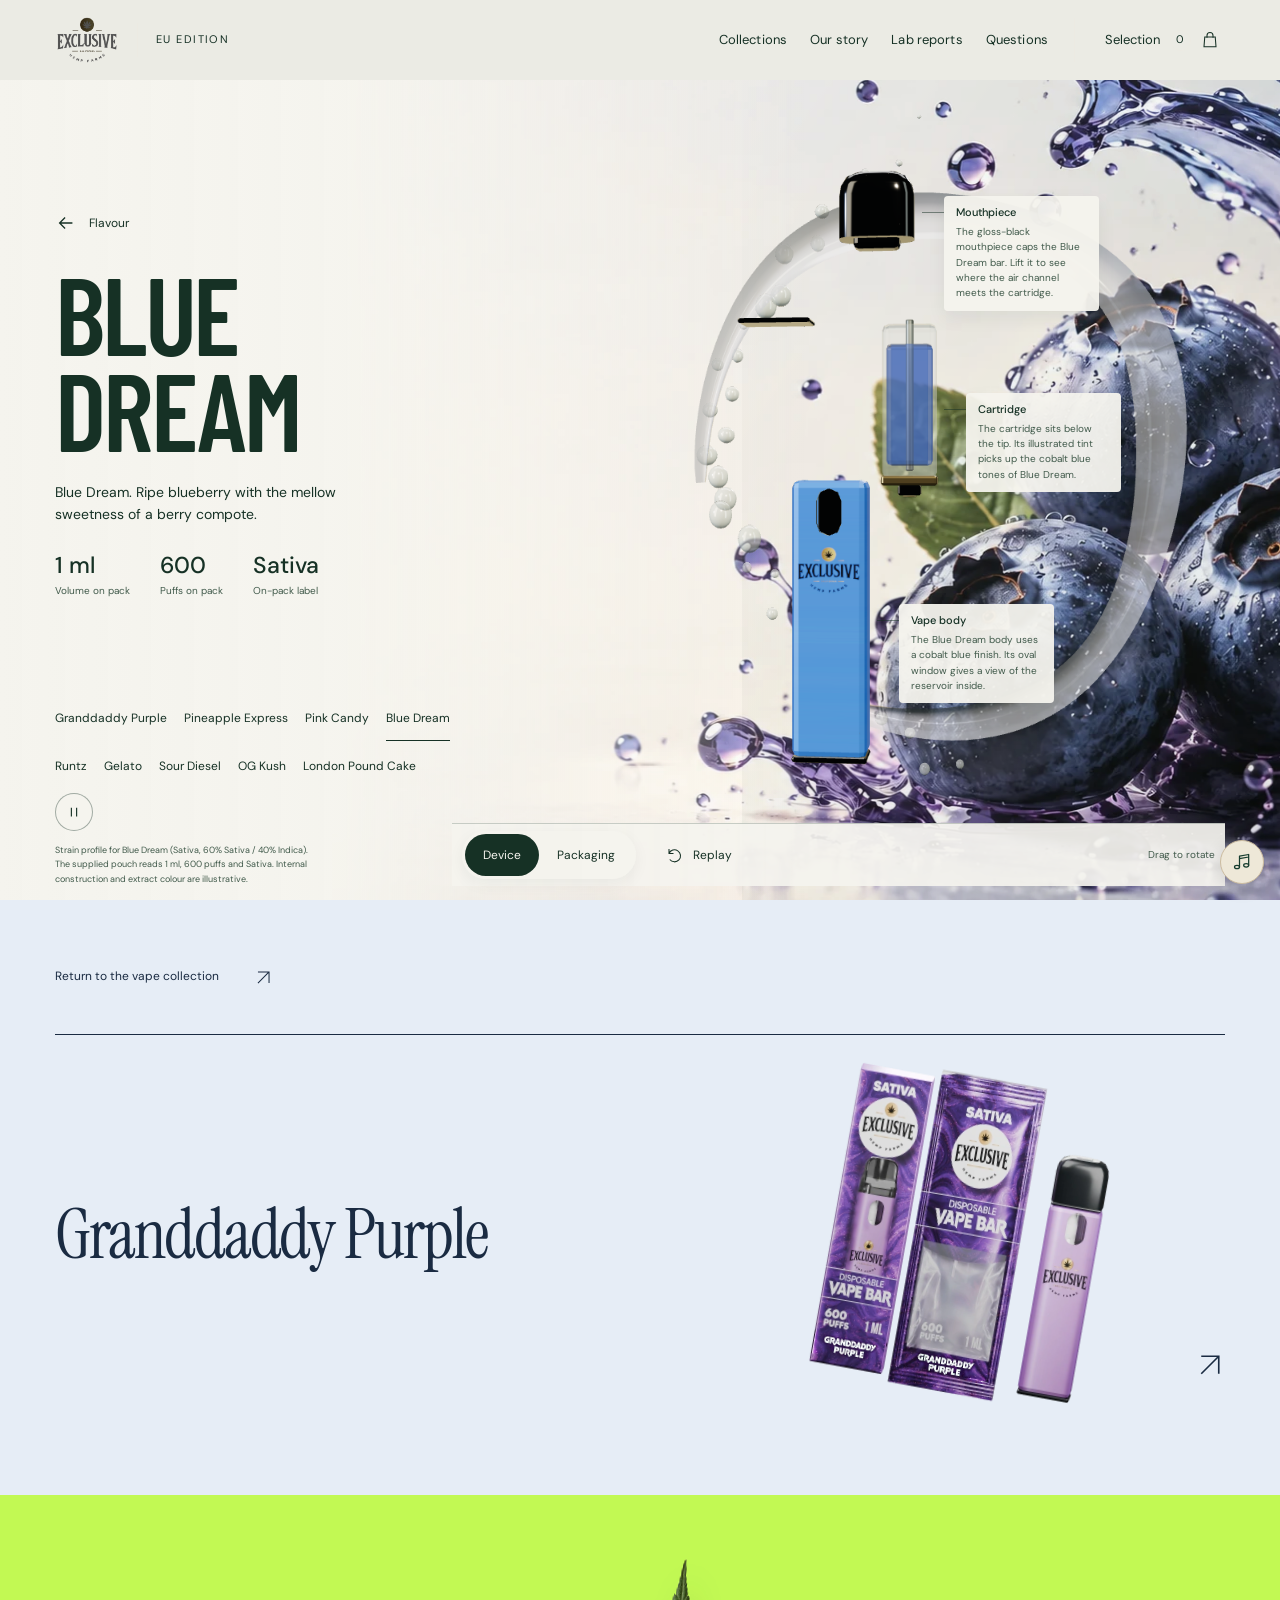
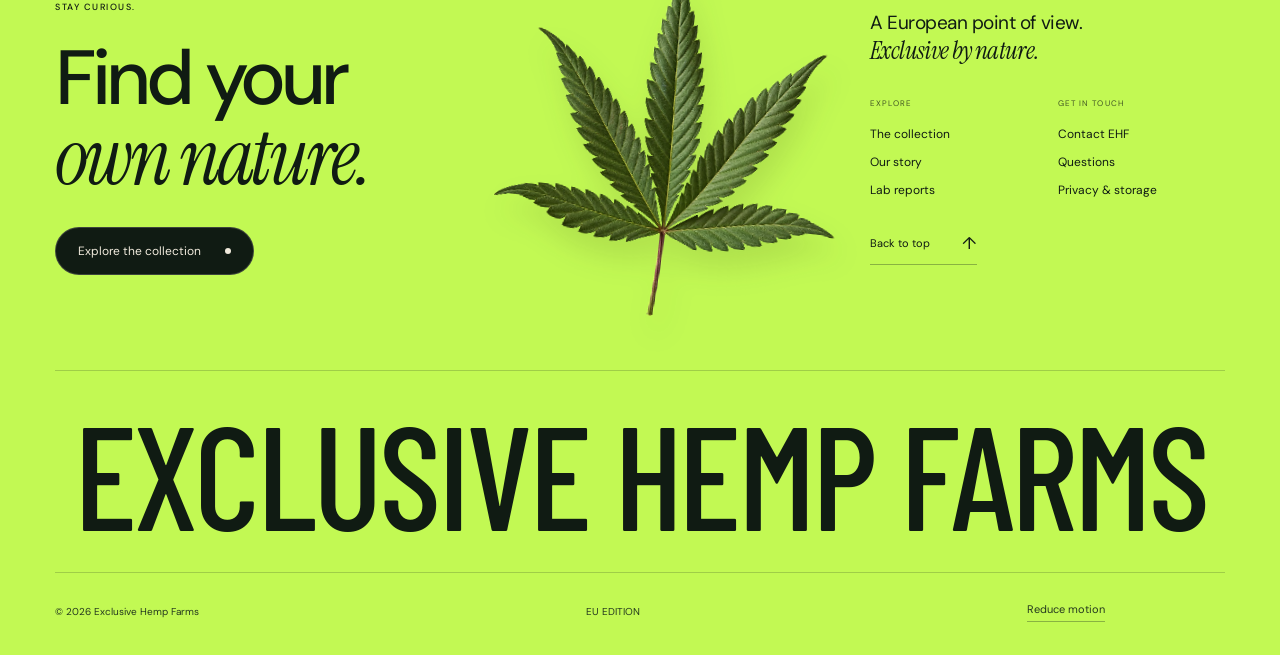
<file: public/blueberry.html>
﻿<!doctype html><html lang="en"><head><meta charset="utf-8"><meta name="viewport" content="width=device-width,initial-scale=1"><title>Blue Dream — The vape edition — Exclusive Hemp Farms EU</title><meta name="description" content="Blue Dream. Ripe blueberry with the mellow sweetness of a berry compote."><meta name="theme-color" content="#101b13"><meta name="robots" content="noindex,nofollow"><link rel="icon" href="assets/favicon.png"><link rel="stylesheet" href="assets/fonts.css?v=1533f3475160"><link rel="stylesheet" href="styles.css?v=d5205878f6c6"><link rel="stylesheet" href="range.css?v=efde7f44a923"><link rel="stylesheet" href="soundscape.css?v=4248c386e1ec"><link rel="stylesheet" href="studies.css?v=fc1baa2a2f36"><link rel="stylesheet" href="leaf.css?v=dbc533bc6bcd"><link rel="stylesheet" href="smoke.css?v=e3075297af73"><link rel="stylesheet" href="entrance.css?v=60bba1873b85"><link rel="stylesheet" href="product-story.css?v=9e321ae81c49"><link rel="stylesheet" href="model-viewer.css?v=6ae8c938dfa9"><link rel="stylesheet" href="premium-range.css?v=fd14d6613553"><link rel="stylesheet" href="editions.css?v=f615f552817e"><script src="app.js?v=a95177cbecfe" type="module"></script><link rel="stylesheet" href="collection-cinema.css?v=55f308e5d722"><link rel="stylesheet" href="product-reveal.css?v=84df0d47ff23"><link rel="stylesheet" href="flavour-motion.css?v=278809ebc2f7"><link rel="stylesheet" href="mood-circle.css?v=da6bcfbf22dc"></head><body data-page="edition" class="range-edition"><a class="skip-link" href="#main">Skip to content</a><header class="site-header">
    <a class="brand" href="index.html" aria-label="Exclusive Hemp Farms home"><img src="assets/ehf-logo.webp" width="74" height="72" alt="Exclusive Hemp Farms"><span class="edition">EU EDITION</span></a>
    <nav class="desktop-nav" aria-label="Main navigation"><a href="index.html#collections">Collections</a><a href="story.html">Our story</a><a href="index.html#standards">Lab reports</a><a href="index.html#questions">Questions</a></nav>
    <div class="header-actions"><button class="selection-toggle" data-open-selection aria-label="Open saved selection">Selection <span data-selection-count>0</span><svg viewBox="0 0 24 24" width="18" height="18" fill="none" stroke="currentColor" stroke-width="1.4" aria-hidden="true"><path d="M5 8h14l1 13H4L5 8Z"/><path d="M8 9V6a4 4 0 0 1 8 0v3"/></svg></button><button class="menu-toggle" aria-expanded="false" aria-controls="mobile-menu" aria-label="Open navigation"><span></span><span></span></button></div>
  </header><nav class="mobile-menu" id="mobile-menu" aria-label="Mobile navigation" hidden><a href="index.html#collections">Collections</a><a href="story.html">Our story</a><a href="index.html#standards">Lab reports</a><a href="index.html#questions">Questions</a><span>EXCLUSIVE HEMP FARMS / EU</span></nav><main id="main" class="inner-main"><article class="flavour-page" data-edition-page="blueberry" style="--edition-colour:#78a8ee;--edition-deep:#172f5c;--edition-paper:#e6edf6;--edition-ink:#1a2b42">
  <!-- product-reveal-start --><section class="product-reveal" data-product-reveal data-range-scene id="vape-study" style="--reveal-colour:#427fdb" aria-labelledby="flavour-title-blueberry">
 <div class="product-reveal__depth" aria-hidden="true"></div><img class="product-reveal__fruit" src="assets/flavours/blueberry-fruit-v2.webp" width="1536" height="1024" alt="" decoding="async">
 <div class="product-reveal__intro"><a class="product-reveal__back" href="vapes.html#collections"><svg viewBox="0 0 24 24" fill="none" stroke="currentColor" stroke-width="1.4" aria-hidden="true"><path d="M19 12H5m6-6-6 6 6 6"/></svg>Flavour</a><h1 id="flavour-title-blueberry" tabindex="-1">Blue Dream</h1><p class="product-reveal__finish">Blue Dream. Ripe blueberry with the mellow sweetness of a berry compote.</p><dl class="product-reveal__facts"><div><dt>Volume on pack</dt><dd>1 ml</dd></div><div><dt>Puffs on pack</dt><dd>600</dd></div><div><dt>On-pack label</dt><dd>Sativa</dd></div></dl></div>
 <div class="product-reveal__viewer model-editor" data-model-editor="vapes" data-model-flow data-initial-flavour="blueberry-cobbler">
 <div class="model-stage" data-model-stage><div class="model-float"><img class="model-poster" data-model-poster src="assets/vape-range/blueberry-cobbler-runway.webp" width="589" height="702" alt="Blue Dream EHF vape" decoding="async"><canvas tabindex="0" aria-label="Blue Dream 3D model. Drag or use arrow keys to rotate." hidden></canvas></div>
 <div class="product-reveal__labels"><div data-flow-label="Mouthpiece"><b>Mouthpiece</b><span>The gloss-black mouthpiece caps the Blue Dream bar. Lift it to see where the air channel meets the cartridge.</span></div><div data-flow-label="Cartridge"><b>Cartridge</b><span>The cartridge sits below the tip. Its illustrated tint picks up the cobalt blue tones of Blue Dream.</span></div><div data-flow-label="DeviceHousing"><b>Vape body</b><span>The Blue Dream body uses a cobalt blue finish. Its oval window gives a view of the reservoir inside.</span></div><div data-flow-label="Wrapper"><b>Foil wrapper</b><span>The Blue Dream foil carries the approved front and back artwork in cobalt blue tones. The side notch guides the tear across the top seam.</span></div></div></div>
 <div class="product-reveal__controls"><div role="group" aria-label="Product view"><button data-model-view="device" aria-pressed="true">Device</button><button data-model-view="wrapper" aria-pressed="false" disabled>Packaging</button></div><button data-model-open disabled><svg viewBox="0 0 24 24" fill="none" stroke="currentColor" stroke-width="1.4" aria-hidden="true"><path d="M4 10a8 8 0 1 1 1 8M4 4v6h6"/></svg><b>Replay</b></button><button data-model-reset hidden>Retry 3D view</button><span data-model-gesture>Loading 3D…</span></div><span class="sr-only" data-model-status role="status" aria-live="polite"></span>
 </div><nav class="flavour-switch" aria-label="Choose a flavour"><button data-scene-flavour="grape-rush" aria-pressed="false">Granddaddy Purple</button><button data-scene-flavour="mango-mirage" aria-pressed="false">Pineapple Express</button><button data-scene-flavour="cherry-drift" aria-pressed="false">Pink Candy</button><button data-scene-flavour="blueberry-cobbler" aria-pressed="true">Blue Dream</button><button data-scene-flavour="berry-blast" aria-pressed="false">Runtz</button><button data-scene-flavour="melon-wave" aria-pressed="false">Gelato</button><button data-scene-flavour="sour-diesel" aria-pressed="false">Sour Diesel</button><button data-scene-flavour="og-kush" aria-pressed="false">OG Kush</button><button data-scene-flavour="london-pound-cake" aria-pressed="false">London Pound Cake</button><button data-scene-motion aria-label="Pause liquid background" aria-pressed="false"><svg viewBox="0 0 16 16" fill="none" stroke="currentColor" stroke-width="1.3" aria-hidden="true"><path d="M5 3v10M11 3v10"/></svg></button></nav><p class="product-reveal__note">Strain profile for Blue Dream (Sativa, 60% Sativa / 40% Indica). The supplied pouch reads 1 ml, 600 puffs and Sativa. Internal construction and extract colour are illustrative.</p></section><!-- product-reveal-end -->
  
  
  <nav class="flavour-next" aria-label="Continue exploring"><a href="vapes.html">Return to the vape collection<svg viewBox="0 0 24 24" fill="none" stroke="currentColor" stroke-width="1.3" aria-hidden="true"><path d="M5 19 19 5M5 5h14v14"/></svg></a><a class="flavour-next__feature" href="grape.html" aria-label="Continue to the Granddaddy Purple edition"><strong>Granddaddy Purple</strong><img src="assets/editions/grape-set.webp" width="589" height="702" alt="Granddaddy Purple vape set" loading="lazy"><svg viewBox="0 0 24 24" fill="none" stroke="currentColor" stroke-width="1.3" aria-hidden="true"><path d="M5 19 19 5M5 5h14v14"/></svg></a></nav>
 </article></main><footer class="site-footer footer-unified" id="find-your-nature" aria-labelledby="footer-invitation-title">
 <div class="footer-top"><div class="footer-invitation"><span class="small-label">STAY CURIOUS.</span><h2 id="footer-invitation-title">Find your<br><em>own nature.</em></h2><a class="button dark" href="collection.html">Explore the collection <span class="button-dot" aria-hidden="true"></span></a></div>
 <div class="footer-botanical"><!-- closing-leaf-start --><span class="closing-leaf" aria-hidden="true"><span class="leaf-sway"><img class="leaf-photo" src="assets/cannabis-fan-leaf.webp" width="1000" height="1032" alt="" loading="lazy" draggable="false"><canvas class="leaf-surface"></canvas></span></span><!-- closing-leaf-end --></div>
 <div class="footer-directory"><p class="footer-motto">A European point of view.<br><em>Exclusive by nature.</em></p><div class="footer-links"><div><span>EXPLORE</span><a href="collection.html">The collection</a><a href="story.html">Our story</a><a href="lab-reports.html">Lab reports</a></div><div><span>GET IN TOUCH</span><a href="https://exclusivehempfarms.com/contact-us/" target="_blank" rel="noopener noreferrer">Contact EHF</a><a href="index.html#questions">Questions</a><a href="privacy.html">Privacy & storage</a></div></div><a href="#main" class="text-link footer-back-top">Back to top <span aria-hidden="true">↑</span></a></div></div>
 <div class="footer-wordmark" aria-label="Exclusive Hemp Farms">EXCLUSIVE HEMP FARMS</div><div class="footer-bottom"><span>© 2026 Exclusive Hemp Farms</span><span>EU EDITION</span><button data-motion-toggle aria-pressed="false">Reduce motion</button></div>
 </footer><div id="overlay-root"></div><div class="toast" role="status" aria-live="polite"></div><noscript><p class="noscript-note">Product information is available without JavaScript. Enable JavaScript to filter products and save your selection.</p></noscript></body></html>
</file>
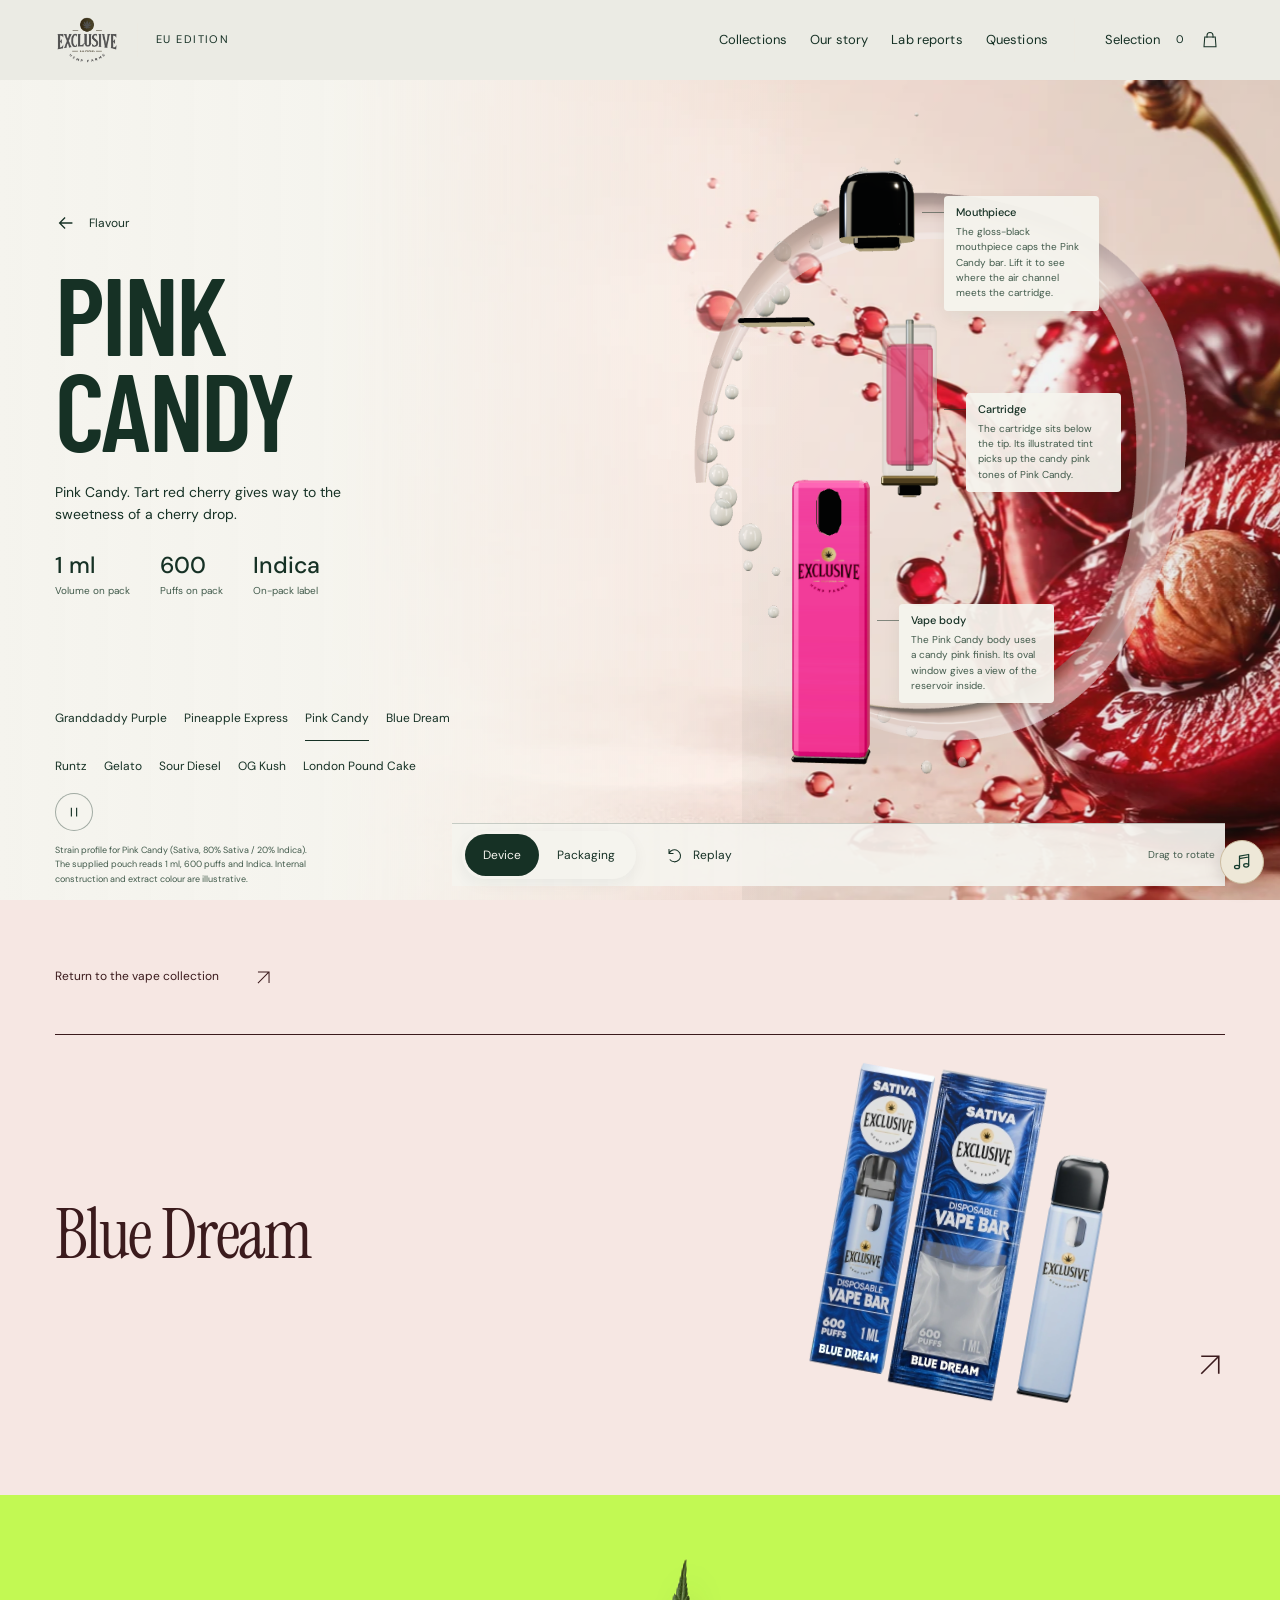
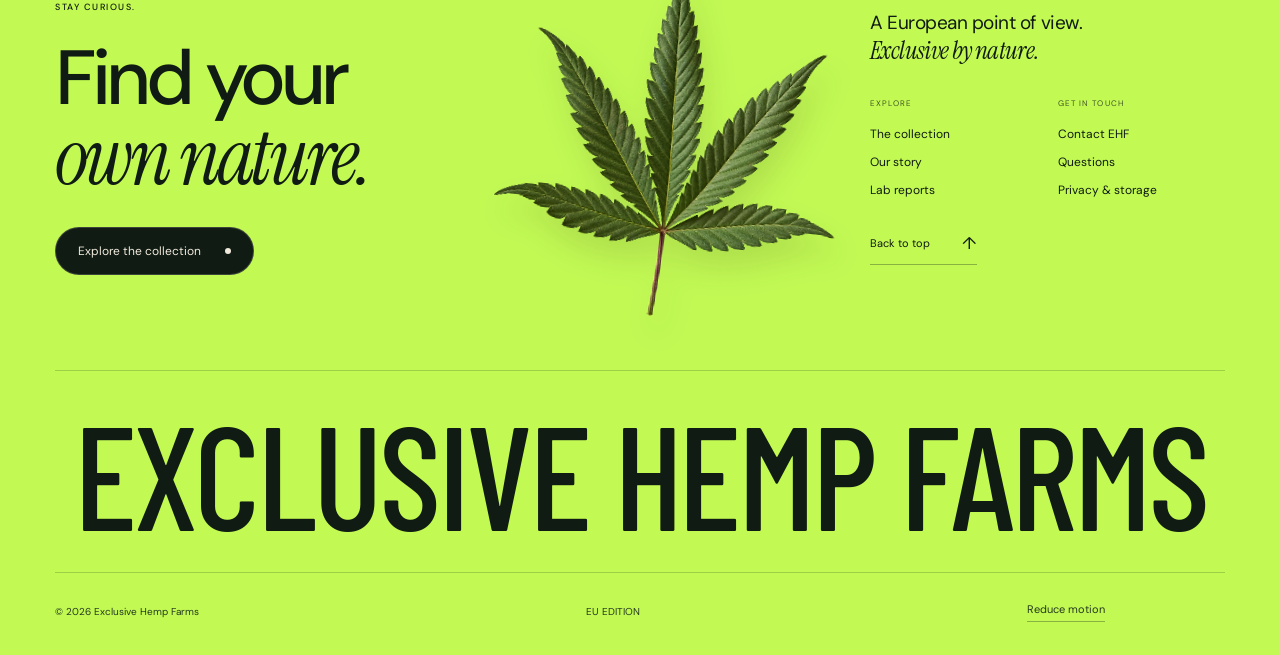
<file: public/cherry.html>
﻿<!doctype html><html lang="en"><head><meta charset="utf-8"><meta name="viewport" content="width=device-width,initial-scale=1"><title>Pink Candy — The vape edition — Exclusive Hemp Farms EU</title><meta name="description" content="Pink Candy. Tart red cherry gives way to the sweetness of a cherry drop."><meta name="theme-color" content="#101b13"><meta name="robots" content="noindex,nofollow"><link rel="icon" href="assets/favicon.png"><link rel="stylesheet" href="assets/fonts.css?v=1533f3475160"><link rel="stylesheet" href="styles.css?v=d5205878f6c6"><link rel="stylesheet" href="range.css?v=efde7f44a923"><link rel="stylesheet" href="soundscape.css?v=4248c386e1ec"><link rel="stylesheet" href="studies.css?v=fc1baa2a2f36"><link rel="stylesheet" href="leaf.css?v=dbc533bc6bcd"><link rel="stylesheet" href="smoke.css?v=e3075297af73"><link rel="stylesheet" href="entrance.css?v=60bba1873b85"><link rel="stylesheet" href="product-story.css?v=9e321ae81c49"><link rel="stylesheet" href="model-viewer.css?v=6ae8c938dfa9"><link rel="stylesheet" href="premium-range.css?v=fd14d6613553"><link rel="stylesheet" href="editions.css?v=f615f552817e"><script src="app.js?v=a95177cbecfe" type="module"></script><link rel="stylesheet" href="collection-cinema.css?v=55f308e5d722"><link rel="stylesheet" href="product-reveal.css?v=84df0d47ff23"><link rel="stylesheet" href="flavour-motion.css?v=278809ebc2f7"><link rel="stylesheet" href="mood-circle.css?v=da6bcfbf22dc"></head><body data-page="edition" class="range-edition"><a class="skip-link" href="#main">Skip to content</a><header class="site-header">
    <a class="brand" href="index.html" aria-label="Exclusive Hemp Farms home"><img src="assets/ehf-logo.webp" width="74" height="72" alt="Exclusive Hemp Farms"><span class="edition">EU EDITION</span></a>
    <nav class="desktop-nav" aria-label="Main navigation"><a href="index.html#collections">Collections</a><a href="story.html">Our story</a><a href="index.html#standards">Lab reports</a><a href="index.html#questions">Questions</a></nav>
    <div class="header-actions"><button class="selection-toggle" data-open-selection aria-label="Open saved selection">Selection <span data-selection-count>0</span><svg viewBox="0 0 24 24" width="18" height="18" fill="none" stroke="currentColor" stroke-width="1.4" aria-hidden="true"><path d="M5 8h14l1 13H4L5 8Z"/><path d="M8 9V6a4 4 0 0 1 8 0v3"/></svg></button><button class="menu-toggle" aria-expanded="false" aria-controls="mobile-menu" aria-label="Open navigation"><span></span><span></span></button></div>
  </header><nav class="mobile-menu" id="mobile-menu" aria-label="Mobile navigation" hidden><a href="index.html#collections">Collections</a><a href="story.html">Our story</a><a href="index.html#standards">Lab reports</a><a href="index.html#questions">Questions</a><span>EXCLUSIVE HEMP FARMS / EU</span></nav><main id="main" class="inner-main"><article class="flavour-page" data-edition-page="cherry" style="--edition-colour:#e95346;--edition-deep:#651c21;--edition-paper:#f6e7e3;--edition-ink:#3b1b1d">
  <!-- product-reveal-start --><section class="product-reveal" data-product-reveal data-range-scene id="vape-study" style="--reveal-colour:#e83791" aria-labelledby="flavour-title-cherry">
 <div class="product-reveal__depth" aria-hidden="true"></div><img class="product-reveal__fruit" src="assets/flavours/cherry-fruit.webp" width="1536" height="1024" alt="" decoding="async">
 <div class="product-reveal__intro"><a class="product-reveal__back" href="vapes.html#collections"><svg viewBox="0 0 24 24" fill="none" stroke="currentColor" stroke-width="1.4" aria-hidden="true"><path d="M19 12H5m6-6-6 6 6 6"/></svg>Flavour</a><h1 id="flavour-title-cherry" tabindex="-1">Pink Candy</h1><p class="product-reveal__finish">Pink Candy. Tart red cherry gives way to the sweetness of a cherry drop.</p><dl class="product-reveal__facts"><div><dt>Volume on pack</dt><dd>1 ml</dd></div><div><dt>Puffs on pack</dt><dd>600</dd></div><div><dt>On-pack label</dt><dd>Indica</dd></div></dl></div>
 <div class="product-reveal__viewer model-editor" data-model-editor="vapes" data-model-flow data-initial-flavour="cherry-drift">
 <div class="model-stage" data-model-stage><div class="model-float"><img class="model-poster" data-model-poster src="assets/vape-range/cherry-drift-runway.webp" width="589" height="702" alt="Pink Candy EHF vape" decoding="async"><canvas tabindex="0" aria-label="Pink Candy 3D model. Drag or use arrow keys to rotate." hidden></canvas></div>
 <div class="product-reveal__labels"><div data-flow-label="Mouthpiece"><b>Mouthpiece</b><span>The gloss-black mouthpiece caps the Pink Candy bar. Lift it to see where the air channel meets the cartridge.</span></div><div data-flow-label="Cartridge"><b>Cartridge</b><span>The cartridge sits below the tip. Its illustrated tint picks up the candy pink tones of Pink Candy.</span></div><div data-flow-label="DeviceHousing"><b>Vape body</b><span>The Pink Candy body uses a candy pink finish. Its oval window gives a view of the reservoir inside.</span></div><div data-flow-label="Wrapper"><b>Foil wrapper</b><span>The Pink Candy foil carries the approved front and back artwork in candy pink tones. The side notch guides the tear across the top seam.</span></div></div></div>
 <div class="product-reveal__controls"><div role="group" aria-label="Product view"><button data-model-view="device" aria-pressed="true">Device</button><button data-model-view="wrapper" aria-pressed="false" disabled>Packaging</button></div><button data-model-open disabled><svg viewBox="0 0 24 24" fill="none" stroke="currentColor" stroke-width="1.4" aria-hidden="true"><path d="M4 10a8 8 0 1 1 1 8M4 4v6h6"/></svg><b>Replay</b></button><button data-model-reset hidden>Retry 3D view</button><span data-model-gesture>Loading 3D…</span></div><span class="sr-only" data-model-status role="status" aria-live="polite"></span>
 </div><nav class="flavour-switch" aria-label="Choose a flavour"><button data-scene-flavour="grape-rush" aria-pressed="false">Granddaddy Purple</button><button data-scene-flavour="mango-mirage" aria-pressed="false">Pineapple Express</button><button data-scene-flavour="cherry-drift" aria-pressed="true">Pink Candy</button><button data-scene-flavour="blueberry-cobbler" aria-pressed="false">Blue Dream</button><button data-scene-flavour="berry-blast" aria-pressed="false">Runtz</button><button data-scene-flavour="melon-wave" aria-pressed="false">Gelato</button><button data-scene-flavour="sour-diesel" aria-pressed="false">Sour Diesel</button><button data-scene-flavour="og-kush" aria-pressed="false">OG Kush</button><button data-scene-flavour="london-pound-cake" aria-pressed="false">London Pound Cake</button><button data-scene-motion aria-label="Pause liquid background" aria-pressed="false"><svg viewBox="0 0 16 16" fill="none" stroke="currentColor" stroke-width="1.3" aria-hidden="true"><path d="M5 3v10M11 3v10"/></svg></button></nav><p class="product-reveal__note">Strain profile for Pink Candy (Sativa, 80% Sativa / 20% Indica). The supplied pouch reads 1 ml, 600 puffs and Indica. Internal construction and extract colour are illustrative.</p></section><!-- product-reveal-end -->
  
  
  <nav class="flavour-next" aria-label="Continue exploring"><a href="vapes.html">Return to the vape collection<svg viewBox="0 0 24 24" fill="none" stroke="currentColor" stroke-width="1.3" aria-hidden="true"><path d="M5 19 19 5M5 5h14v14"/></svg></a><a class="flavour-next__feature" href="blueberry.html" aria-label="Continue to the Blue Dream edition"><strong>Blue Dream</strong><img src="assets/editions/blueberry-set.webp" width="589" height="702" alt="Blue Dream vape set" loading="lazy"><svg viewBox="0 0 24 24" fill="none" stroke="currentColor" stroke-width="1.3" aria-hidden="true"><path d="M5 19 19 5M5 5h14v14"/></svg></a></nav>
 </article></main><footer class="site-footer footer-unified" id="find-your-nature" aria-labelledby="footer-invitation-title">
 <div class="footer-top"><div class="footer-invitation"><span class="small-label">STAY CURIOUS.</span><h2 id="footer-invitation-title">Find your<br><em>own nature.</em></h2><a class="button dark" href="collection.html">Explore the collection <span class="button-dot" aria-hidden="true"></span></a></div>
 <div class="footer-botanical"><!-- closing-leaf-start --><span class="closing-leaf" aria-hidden="true"><span class="leaf-sway"><img class="leaf-photo" src="assets/cannabis-fan-leaf.webp" width="1000" height="1032" alt="" loading="lazy" draggable="false"><canvas class="leaf-surface"></canvas></span></span><!-- closing-leaf-end --></div>
 <div class="footer-directory"><p class="footer-motto">A European point of view.<br><em>Exclusive by nature.</em></p><div class="footer-links"><div><span>EXPLORE</span><a href="collection.html">The collection</a><a href="story.html">Our story</a><a href="lab-reports.html">Lab reports</a></div><div><span>GET IN TOUCH</span><a href="https://exclusivehempfarms.com/contact-us/" target="_blank" rel="noopener noreferrer">Contact EHF</a><a href="index.html#questions">Questions</a><a href="privacy.html">Privacy & storage</a></div></div><a href="#main" class="text-link footer-back-top">Back to top <span aria-hidden="true">↑</span></a></div></div>
 <div class="footer-wordmark" aria-label="Exclusive Hemp Farms">EXCLUSIVE HEMP FARMS</div><div class="footer-bottom"><span>© 2026 Exclusive Hemp Farms</span><span>EU EDITION</span><button data-motion-toggle aria-pressed="false">Reduce motion</button></div>
 </footer><div id="overlay-root"></div><div class="toast" role="status" aria-live="polite"></div><noscript><p class="noscript-note">Product information is available without JavaScript. Enable JavaScript to filter products and save your selection.</p></noscript></body></html>
</file>
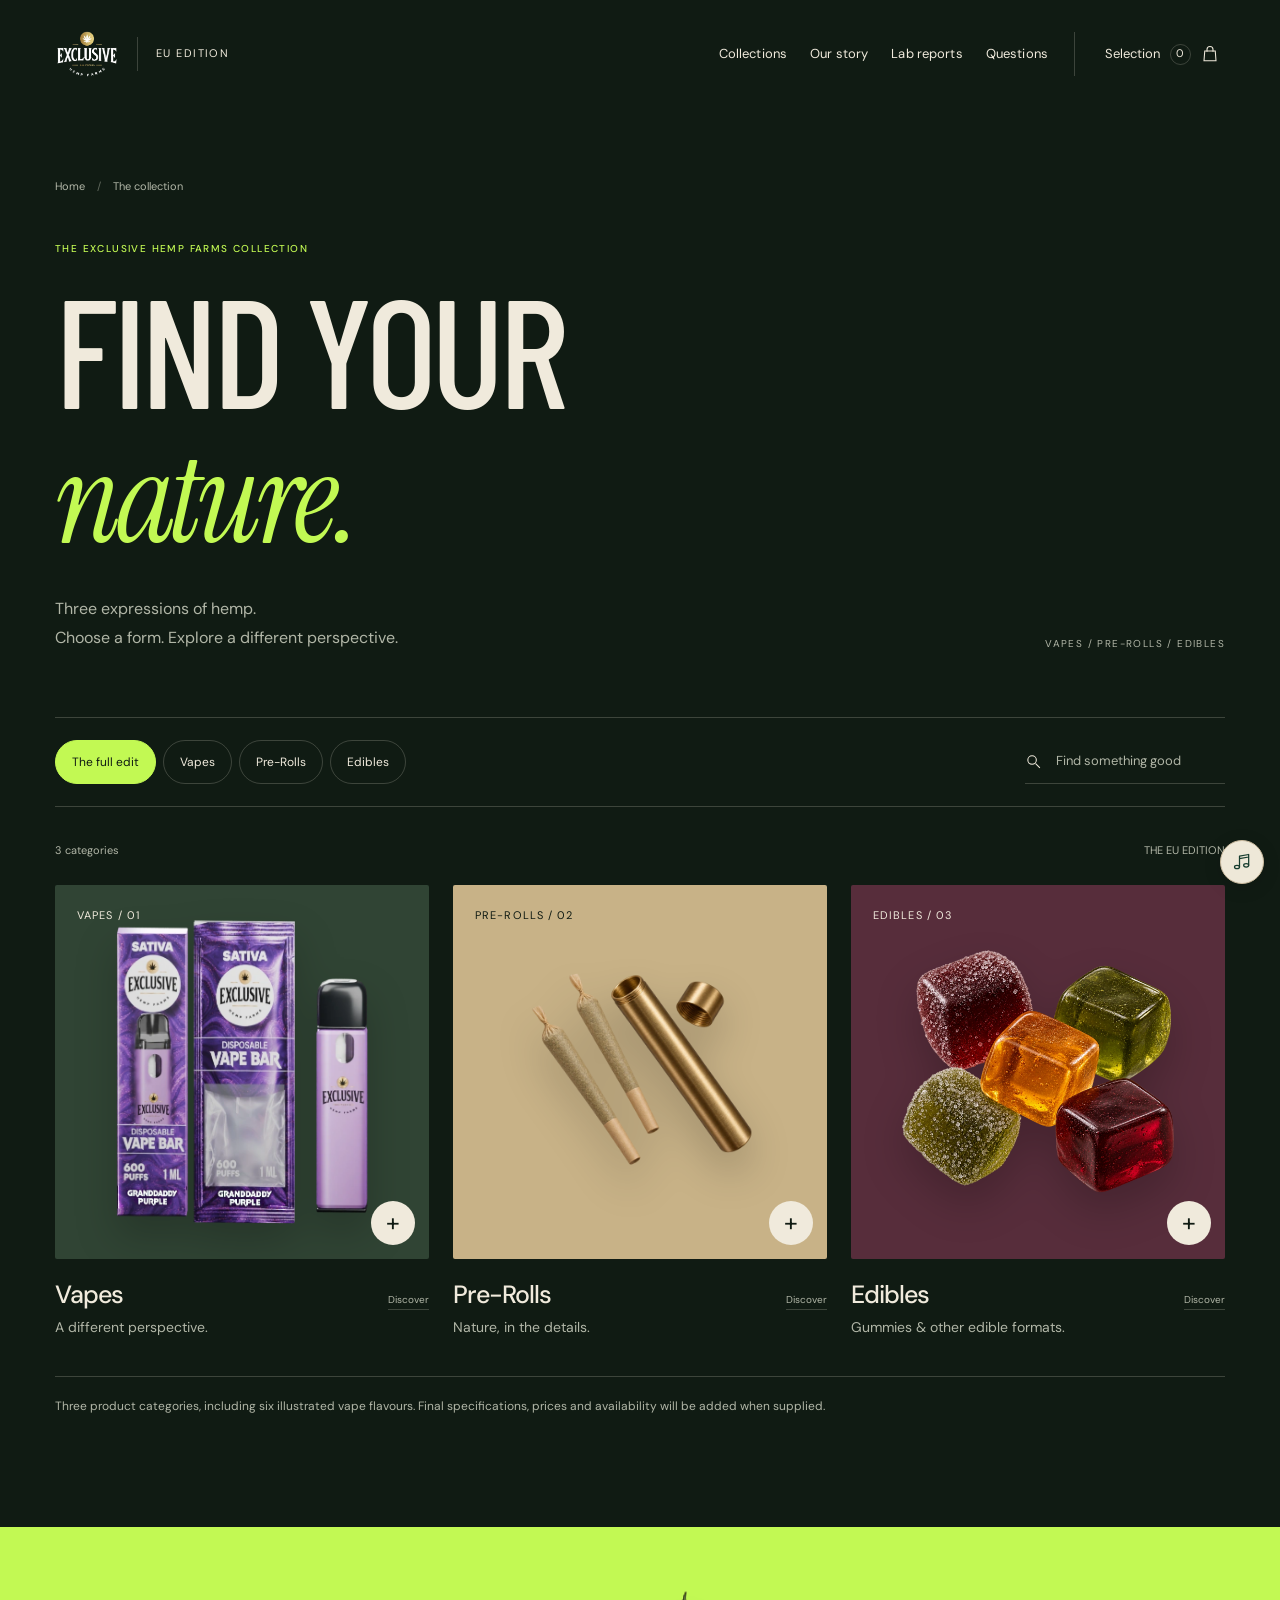
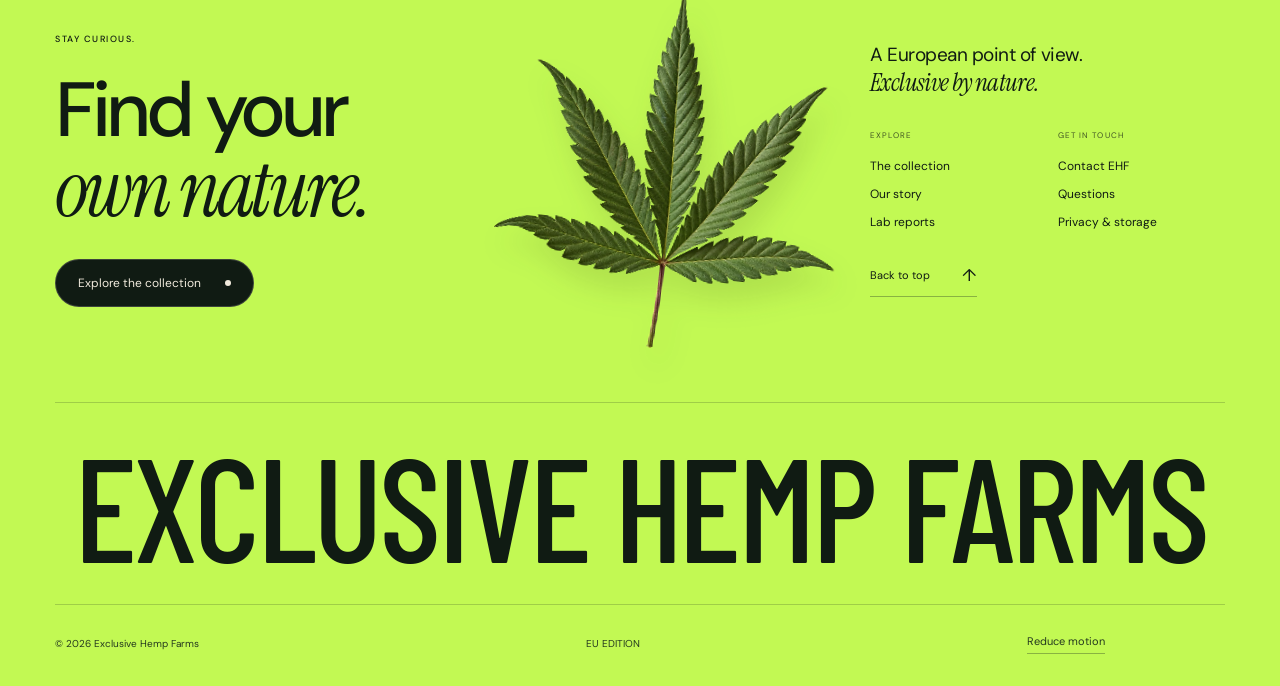
<file: public/collection.html>
<!doctype html><html lang="en"><head><meta charset="utf-8"><meta name="viewport" content="width=device-width,initial-scale=1"><title>The collection — Exclusive Hemp Farms EU</title><meta name="description" content="Explore EHF’s hemp and CBD range preview: vapes, pre-rolls and edibles."><meta name="theme-color" content="#101b13"><meta name="robots" content="noindex,nofollow"><link rel="icon" href="assets/favicon.png"><link rel="stylesheet" href="assets/fonts.css?v=1533f3475160"><link rel="stylesheet" href="styles.css?v=d5205878f6c6"><link rel="stylesheet" href="range.css?v=efde7f44a923"><link rel="stylesheet" href="soundscape.css?v=4248c386e1ec"><link rel="stylesheet" href="studies.css?v=fc1baa2a2f36"><link rel="stylesheet" href="leaf.css?v=dbc533bc6bcd"><link rel="stylesheet" href="smoke.css?v=e3075297af73"><link rel="stylesheet" href="entrance.css?v=60bba1873b85"><link rel="stylesheet" href="product-story.css?v=9e321ae81c49"><link rel="stylesheet" href="model-viewer.css?v=6ae8c938dfa9"><link rel="stylesheet" href="premium-range.css?v=fd14d6613553"><link rel="stylesheet" href="editions.css?v=f615f552817e"><script src="app.js?v=a95177cbecfe" type="module"></script><link rel="stylesheet" href="collection-cinema.css?v=55f308e5d722"><link rel="stylesheet" href="product-reveal.css?v=84df0d47ff23"><link rel="stylesheet" href="flavour-motion.css?v=278809ebc2f7"><link rel="stylesheet" href="mood-circle.css?v=da6bcfbf22dc"></head><body data-page="collection" class="range-edition"><a class="skip-link" href="#main">Skip to content</a><header class="site-header">
    <a class="brand" href="index.html" aria-label="Exclusive Hemp Farms home"><img src="assets/ehf-logo.webp" width="74" height="72" alt="Exclusive Hemp Farms"><span class="edition">EU EDITION</span></a>
    <nav class="desktop-nav" aria-label="Main navigation"><a href="index.html#collections">Collections</a><a href="story.html">Our story</a><a href="index.html#standards">Lab reports</a><a href="index.html#questions">Questions</a></nav>
    <div class="header-actions"><button class="selection-toggle" data-open-selection aria-label="Open saved selection">Selection <span data-selection-count>0</span><svg viewBox="0 0 24 24" width="18" height="18" fill="none" stroke="currentColor" stroke-width="1.4" aria-hidden="true"><path d="M5 8h14l1 13H4L5 8Z"/><path d="M8 9V6a4 4 0 0 1 8 0v3"/></svg></button><button class="menu-toggle" aria-expanded="false" aria-controls="mobile-menu" aria-label="Open navigation"><span></span><span></span></button></div>
  </header><nav class="mobile-menu" id="mobile-menu" aria-label="Mobile navigation" hidden><a href="index.html#collections">Collections</a><a href="story.html">Our story</a><a href="index.html#standards">Lab reports</a><a href="index.html#questions">Questions</a><span>EXCLUSIVE HEMP FARMS / EU</span></nav><main id="main" class="inner-main"><section class="page-hero"><div class="breadcrumb"><a href="index.html">Home</a><span>/</span>The collection</div><span class="small-label">THE EXCLUSIVE HEMP FARMS COLLECTION</span><h1 class="page-title">FIND YOUR<br><em>nature.</em></h1><div class="page-intro"><p>Three expressions of hemp.<br>Choose a form. Explore a different perspective.</p><span>VAPES / PRE-ROLLS / EDIBLES</span></div></section><section class="catalogue-section" aria-label="Product catalogue"><div class="catalogue-toolbar"><div class="filters" role="group" aria-label="Filter the collection"><button data-filter="all" aria-pressed="true" class="active">The full edit</button><button data-filter="vapes" aria-pressed="false" class="">Vapes</button><button data-filter="pre-rolls" aria-pressed="false" class="">Pre-Rolls</button><button data-filter="edibles" aria-pressed="false" class="">Edibles</button></div><label class="catalogue-search"><svg width="17" height="17" viewBox="0 0 24 24" fill="none" stroke="currentColor" stroke-width="1.5" aria-hidden="true"><circle cx="10" cy="10" r="6"/><path d="m15 15 6 6"/></svg><span class="sr-only">Search products</span><input id="product-search" type="search" placeholder="Find something good" autocomplete="off"></label></div><div class="catalogue-meta"><span data-result-count role="status" aria-live="polite">3 categories</span><span>THE EU EDITION</span></div><div class="product-grid" data-catalogue><article class="product-card"><div class="product-image forest"><a href="vapes.html" aria-label="Explore Vapes"><img src="assets/editions/grape-set.webp" width="1000" height="1000" alt="Grape vape with its matching carton and foil wrapper" loading="lazy"></a><span class="product-format">VAPES / 01</span><button class="save-button" data-save="vapes" aria-label="Save Vapes" aria-pressed="false"><span aria-hidden="true">+</span></button></div><a class="product-name" href="vapes.html"><h3>Vapes</h3><span>Discover</span></a><p>A different perspective.</p></article><article class="product-card"><div class="product-image ochre"><a href="pre-rolls.html" aria-label="Explore Pre-Rolls"><img src="assets/preroll-concept.webp" width="1000" height="1000" alt="Concept artwork of unlit paper pre-rolls beside a brass storage tube" loading="lazy"></a><span class="product-format">PRE-ROLLS / 02</span><button class="save-button" data-save="pre-rolls" aria-label="Save Pre-Rolls" aria-pressed="false"><span aria-hidden="true">+</span></button></div><a class="product-name" href="pre-rolls.html"><h3>Pre-Rolls</h3><span>Discover</span></a><p>Nature, in the details.</p></article><article class="product-card"><div class="product-image berry"><a href="edibles.html" aria-label="Explore Edibles"><img src="assets/edible-concept.webp" width="1000" height="1000" alt="Concept artwork of translucent amber, burgundy and green gummy cubes" loading="lazy"></a><span class="product-format">EDIBLES / 03</span><button class="save-button" data-save="edibles" aria-label="Save Edibles" aria-pressed="false"><span aria-hidden="true">+</span></button></div><a class="product-name" href="edibles.html"><h3>Edibles</h3><span>Discover</span></a><p>Gummies & other edible formats.</p></article></div><p class="range-note">Three product categories, including six illustrated vape flavours. Final specifications, prices and availability will be added when supplied.</p></section></main><footer class="site-footer footer-unified" id="find-your-nature" aria-labelledby="footer-invitation-title">
 <div class="footer-top"><div class="footer-invitation"><span class="small-label">STAY CURIOUS.</span><h2 id="footer-invitation-title">Find your<br><em>own nature.</em></h2><a class="button dark" href="collection.html">Explore the collection <span class="button-dot" aria-hidden="true"></span></a></div>
 <div class="footer-botanical"><!-- closing-leaf-start --><span class="closing-leaf" aria-hidden="true"><span class="leaf-sway"><img class="leaf-photo" src="assets/cannabis-fan-leaf.webp" width="1000" height="1032" alt="" loading="lazy" draggable="false"><canvas class="leaf-surface"></canvas></span></span><!-- closing-leaf-end --></div>
 <div class="footer-directory"><p class="footer-motto">A European point of view.<br><em>Exclusive by nature.</em></p><div class="footer-links"><div><span>EXPLORE</span><a href="collection.html">The collection</a><a href="story.html">Our story</a><a href="lab-reports.html">Lab reports</a></div><div><span>GET IN TOUCH</span><a href="https://exclusivehempfarms.com/contact-us/" target="_blank" rel="noopener noreferrer">Contact EHF</a><a href="index.html#questions">Questions</a><a href="privacy.html">Privacy & storage</a></div></div><a href="#main" class="text-link footer-back-top">Back to top <span aria-hidden="true">↑</span></a></div></div>
 <div class="footer-wordmark" aria-label="Exclusive Hemp Farms">EXCLUSIVE HEMP FARMS</div><div class="footer-bottom"><span>© 2026 Exclusive Hemp Farms</span><span>EU EDITION</span><button data-motion-toggle aria-pressed="false">Reduce motion</button></div>
 </footer><div id="overlay-root"></div><div class="toast" role="status" aria-live="polite"></div><noscript><p class="noscript-note">Product information is available without JavaScript. Enable JavaScript to filter products and save your selection.</p></noscript></body></html>
</file>
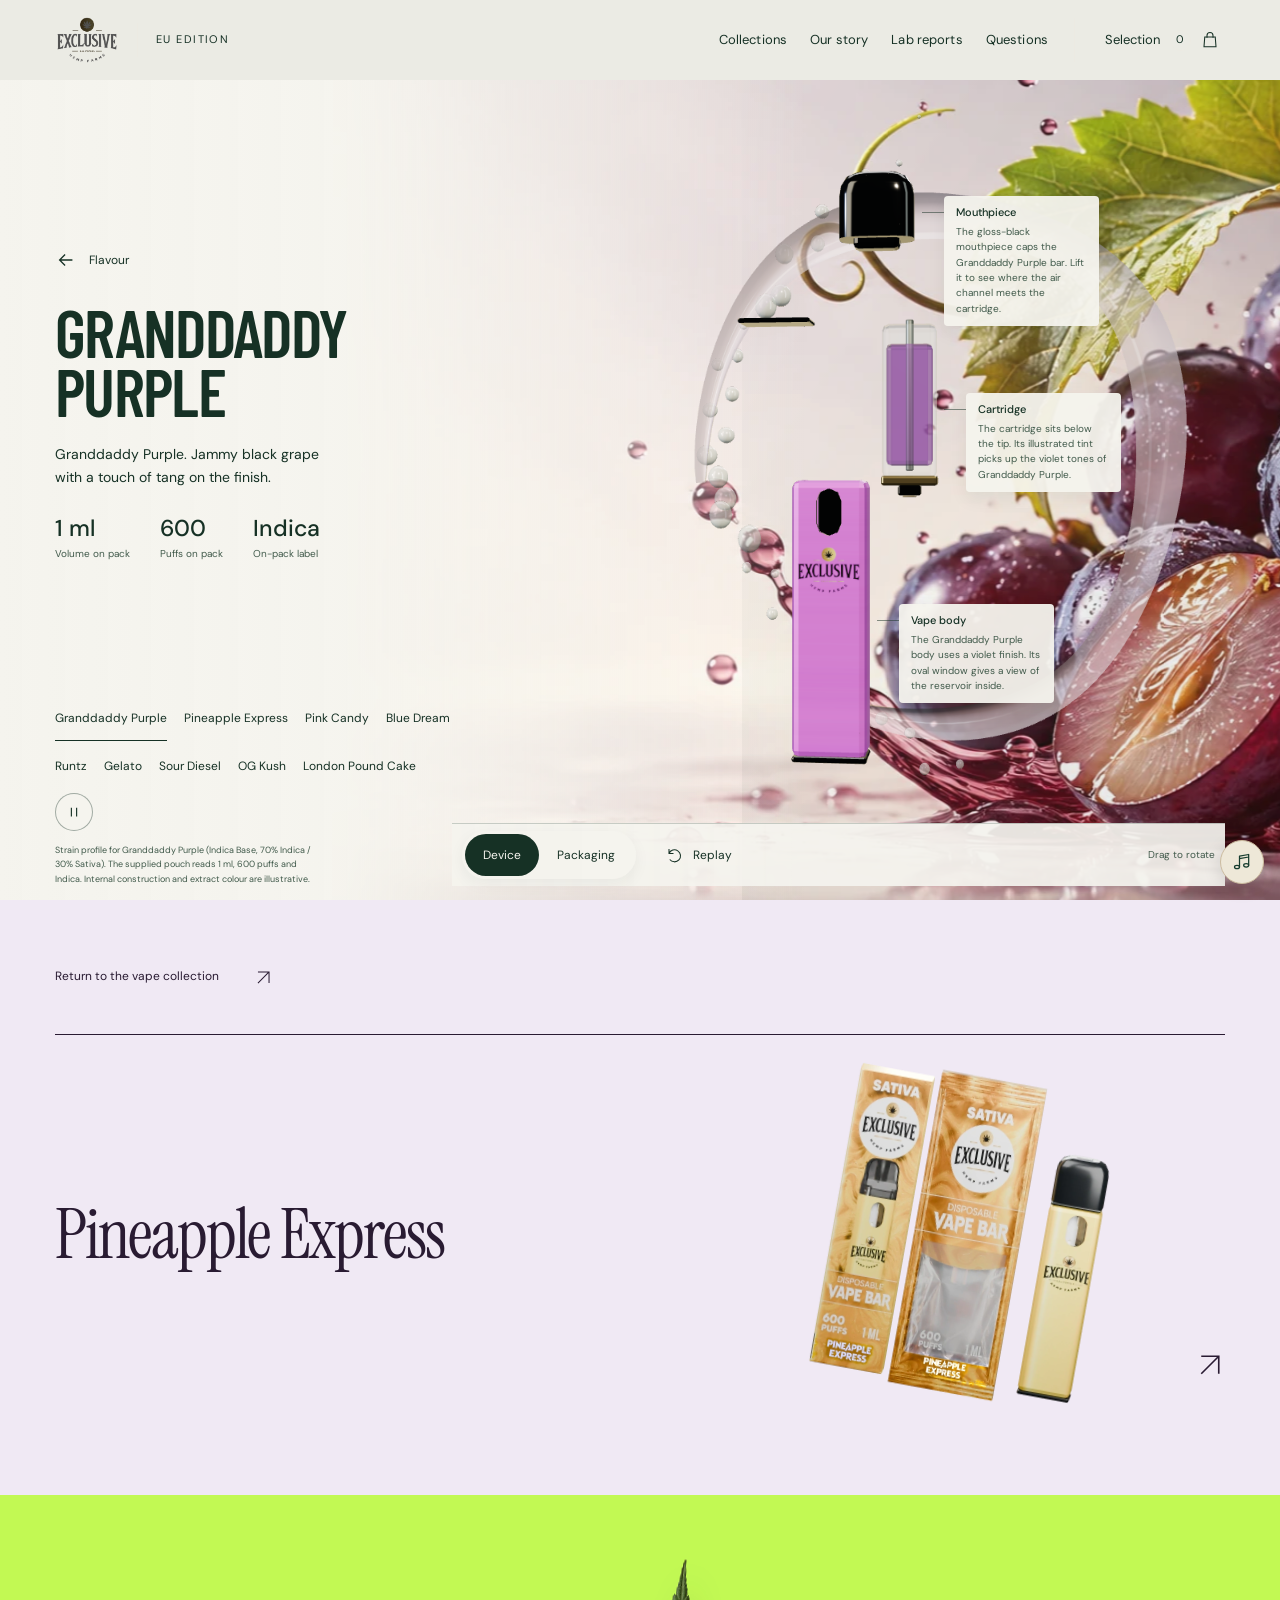
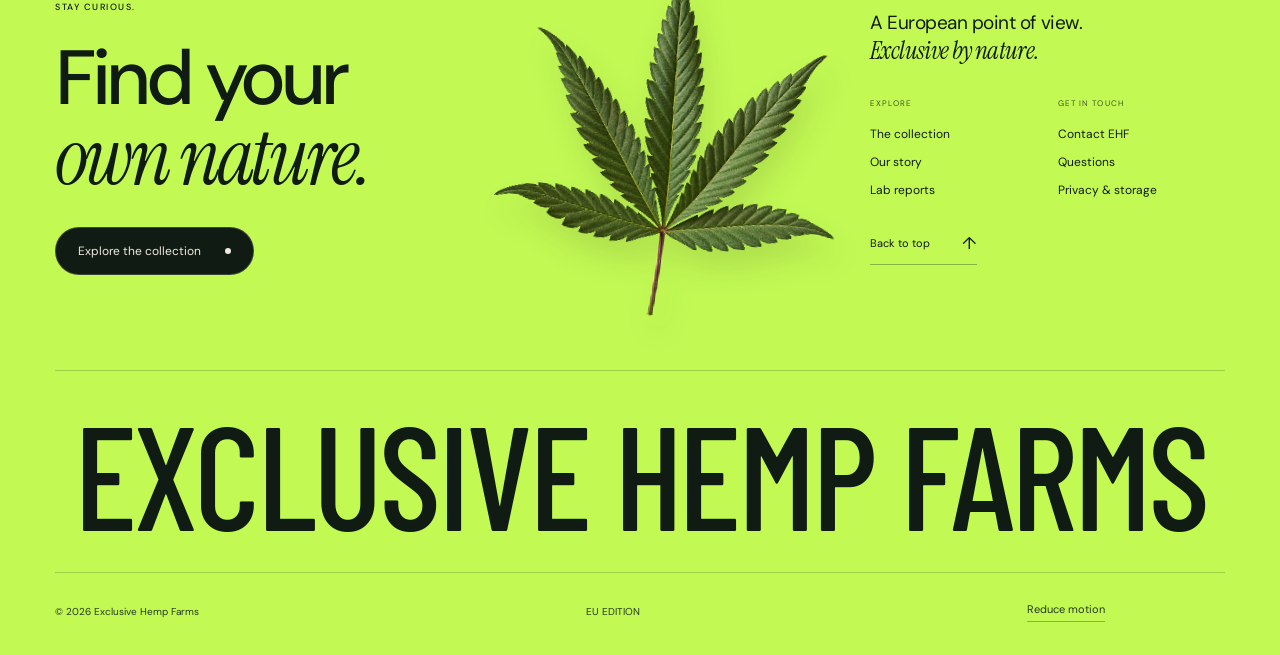
<file: public/grape.html>
﻿<!doctype html><html lang="en"><head><meta charset="utf-8"><meta name="viewport" content="width=device-width,initial-scale=1"><title>Granddaddy Purple — The vape edition — Exclusive Hemp Farms EU</title><meta name="description" content="Granddaddy Purple. Jammy black grape with a touch of tang on the finish."><meta name="theme-color" content="#101b13"><meta name="robots" content="noindex,nofollow"><link rel="icon" href="assets/favicon.png"><link rel="stylesheet" href="assets/fonts.css?v=1533f3475160"><link rel="stylesheet" href="styles.css?v=d5205878f6c6"><link rel="stylesheet" href="range.css?v=efde7f44a923"><link rel="stylesheet" href="soundscape.css?v=4248c386e1ec"><link rel="stylesheet" href="studies.css?v=fc1baa2a2f36"><link rel="stylesheet" href="leaf.css?v=dbc533bc6bcd"><link rel="stylesheet" href="smoke.css?v=e3075297af73"><link rel="stylesheet" href="entrance.css?v=60bba1873b85"><link rel="stylesheet" href="product-story.css?v=9e321ae81c49"><link rel="stylesheet" href="model-viewer.css?v=6ae8c938dfa9"><link rel="stylesheet" href="premium-range.css?v=fd14d6613553"><link rel="stylesheet" href="editions.css?v=f615f552817e"><script src="app.js?v=a95177cbecfe" type="module"></script><link rel="stylesheet" href="collection-cinema.css?v=55f308e5d722"><link rel="stylesheet" href="product-reveal.css?v=84df0d47ff23"><link rel="stylesheet" href="flavour-motion.css?v=278809ebc2f7"><link rel="stylesheet" href="mood-circle.css?v=da6bcfbf22dc"></head><body data-page="edition" class="range-edition"><a class="skip-link" href="#main">Skip to content</a><header class="site-header">
    <a class="brand" href="index.html" aria-label="Exclusive Hemp Farms home"><img src="assets/ehf-logo.webp" width="74" height="72" alt="Exclusive Hemp Farms"><span class="edition">EU EDITION</span></a>
    <nav class="desktop-nav" aria-label="Main navigation"><a href="index.html#collections">Collections</a><a href="story.html">Our story</a><a href="index.html#standards">Lab reports</a><a href="index.html#questions">Questions</a></nav>
    <div class="header-actions"><button class="selection-toggle" data-open-selection aria-label="Open saved selection">Selection <span data-selection-count>0</span><svg viewBox="0 0 24 24" width="18" height="18" fill="none" stroke="currentColor" stroke-width="1.4" aria-hidden="true"><path d="M5 8h14l1 13H4L5 8Z"/><path d="M8 9V6a4 4 0 0 1 8 0v3"/></svg></button><button class="menu-toggle" aria-expanded="false" aria-controls="mobile-menu" aria-label="Open navigation"><span></span><span></span></button></div>
  </header><nav class="mobile-menu" id="mobile-menu" aria-label="Mobile navigation" hidden><a href="index.html#collections">Collections</a><a href="story.html">Our story</a><a href="index.html#standards">Lab reports</a><a href="index.html#questions">Questions</a><span>EXCLUSIVE HEMP FARMS / EU</span></nav><main id="main" class="inner-main"><article class="flavour-page" data-edition-page="grape" style="--edition-colour:#9950b9;--edition-deep:#321a43;--edition-paper:#f0e9f4;--edition-ink:#291b32">
  <!-- product-reveal-start --><section class="product-reveal" data-product-reveal data-range-scene id="vape-study" style="--reveal-colour:#a954d1" aria-labelledby="flavour-title-grape">
 <div class="product-reveal__depth" aria-hidden="true"></div><img class="product-reveal__fruit" src="assets/flavours/grape-fruit.webp" width="1536" height="1024" alt="" decoding="async">
 <div class="product-reveal__intro"><a class="product-reveal__back" href="vapes.html#collections"><svg viewBox="0 0 24 24" fill="none" stroke="currentColor" stroke-width="1.4" aria-hidden="true"><path d="M19 12H5m6-6-6 6 6 6"/></svg>Flavour</a><h1 id="flavour-title-grape" tabindex="-1" data-long-name>Granddaddy Purple</h1><p class="product-reveal__finish">Granddaddy Purple. Jammy black grape with a touch of tang on the finish.</p><dl class="product-reveal__facts"><div><dt>Volume on pack</dt><dd>1 ml</dd></div><div><dt>Puffs on pack</dt><dd>600</dd></div><div><dt>On-pack label</dt><dd>Indica</dd></div></dl></div>
 <div class="product-reveal__viewer model-editor" data-model-editor="vapes" data-model-flow data-initial-flavour="grape-rush">
 <div class="model-stage" data-model-stage><div class="model-float"><img class="model-poster" data-model-poster src="assets/vape-range/grape-rush-runway.webp" width="589" height="702" alt="Granddaddy Purple EHF vape" decoding="async"><canvas tabindex="0" aria-label="Granddaddy Purple 3D model. Drag or use arrow keys to rotate." hidden></canvas></div>
 <div class="product-reveal__labels"><div data-flow-label="Mouthpiece"><b>Mouthpiece</b><span>The gloss-black mouthpiece caps the Granddaddy Purple bar. Lift it to see where the air channel meets the cartridge.</span></div><div data-flow-label="Cartridge"><b>Cartridge</b><span>The cartridge sits below the tip. Its illustrated tint picks up the violet tones of Granddaddy Purple.</span></div><div data-flow-label="DeviceHousing"><b>Vape body</b><span>The Granddaddy Purple body uses a violet finish. Its oval window gives a view of the reservoir inside.</span></div><div data-flow-label="Wrapper"><b>Foil wrapper</b><span>The Granddaddy Purple foil carries the approved front and back artwork in violet tones. The side notch guides the tear across the top seam.</span></div></div></div>
 <div class="product-reveal__controls"><div role="group" aria-label="Product view"><button data-model-view="device" aria-pressed="true">Device</button><button data-model-view="wrapper" aria-pressed="false" disabled>Packaging</button></div><button data-model-open disabled><svg viewBox="0 0 24 24" fill="none" stroke="currentColor" stroke-width="1.4" aria-hidden="true"><path d="M4 10a8 8 0 1 1 1 8M4 4v6h6"/></svg><b>Replay</b></button><button data-model-reset hidden>Retry 3D view</button><span data-model-gesture>Loading 3D…</span></div><span class="sr-only" data-model-status role="status" aria-live="polite"></span>
 </div><nav class="flavour-switch" aria-label="Choose a flavour"><button data-scene-flavour="grape-rush" aria-pressed="true">Granddaddy Purple</button><button data-scene-flavour="mango-mirage" aria-pressed="false">Pineapple Express</button><button data-scene-flavour="cherry-drift" aria-pressed="false">Pink Candy</button><button data-scene-flavour="blueberry-cobbler" aria-pressed="false">Blue Dream</button><button data-scene-flavour="berry-blast" aria-pressed="false">Runtz</button><button data-scene-flavour="melon-wave" aria-pressed="false">Gelato</button><button data-scene-flavour="sour-diesel" aria-pressed="false">Sour Diesel</button><button data-scene-flavour="og-kush" aria-pressed="false">OG Kush</button><button data-scene-flavour="london-pound-cake" aria-pressed="false">London Pound Cake</button><button data-scene-motion aria-label="Pause liquid background" aria-pressed="false"><svg viewBox="0 0 16 16" fill="none" stroke="currentColor" stroke-width="1.3" aria-hidden="true"><path d="M5 3v10M11 3v10"/></svg></button></nav><p class="product-reveal__note">Strain profile for Granddaddy Purple (Indica Base, 70% Indica / 30% Sativa). The supplied pouch reads 1 ml, 600 puffs and Indica. Internal construction and extract colour are illustrative.</p></section><!-- product-reveal-end -->
  
  
  <nav class="flavour-next" aria-label="Continue exploring"><a href="vapes.html">Return to the vape collection<svg viewBox="0 0 24 24" fill="none" stroke="currentColor" stroke-width="1.3" aria-hidden="true"><path d="M5 19 19 5M5 5h14v14"/></svg></a><a class="flavour-next__feature" href="mango.html" aria-label="Continue to the Pineapple Express edition"><strong>Pineapple Express</strong><img src="assets/editions/mango-set.webp" width="589" height="702" alt="Pineapple Express vape set" loading="lazy"><svg viewBox="0 0 24 24" fill="none" stroke="currentColor" stroke-width="1.3" aria-hidden="true"><path d="M5 19 19 5M5 5h14v14"/></svg></a></nav>
 </article></main><footer class="site-footer footer-unified" id="find-your-nature" aria-labelledby="footer-invitation-title">
 <div class="footer-top"><div class="footer-invitation"><span class="small-label">STAY CURIOUS.</span><h2 id="footer-invitation-title">Find your<br><em>own nature.</em></h2><a class="button dark" href="collection.html">Explore the collection <span class="button-dot" aria-hidden="true"></span></a></div>
 <div class="footer-botanical"><!-- closing-leaf-start --><span class="closing-leaf" aria-hidden="true"><span class="leaf-sway"><img class="leaf-photo" src="assets/cannabis-fan-leaf.webp" width="1000" height="1032" alt="" loading="lazy" draggable="false"><canvas class="leaf-surface"></canvas></span></span><!-- closing-leaf-end --></div>
 <div class="footer-directory"><p class="footer-motto">A European point of view.<br><em>Exclusive by nature.</em></p><div class="footer-links"><div><span>EXPLORE</span><a href="collection.html">The collection</a><a href="story.html">Our story</a><a href="lab-reports.html">Lab reports</a></div><div><span>GET IN TOUCH</span><a href="https://exclusivehempfarms.com/contact-us/" target="_blank" rel="noopener noreferrer">Contact EHF</a><a href="index.html#questions">Questions</a><a href="privacy.html">Privacy & storage</a></div></div><a href="#main" class="text-link footer-back-top">Back to top <span aria-hidden="true">↑</span></a></div></div>
 <div class="footer-wordmark" aria-label="Exclusive Hemp Farms">EXCLUSIVE HEMP FARMS</div><div class="footer-bottom"><span>© 2026 Exclusive Hemp Farms</span><span>EU EDITION</span><button data-motion-toggle aria-pressed="false">Reduce motion</button></div>
 </footer><div id="overlay-root"></div><div class="toast" role="status" aria-live="polite"></div><noscript><p class="noscript-note">Product information is available without JavaScript. Enable JavaScript to filter products and save your selection.</p></noscript></body></html>
</file>
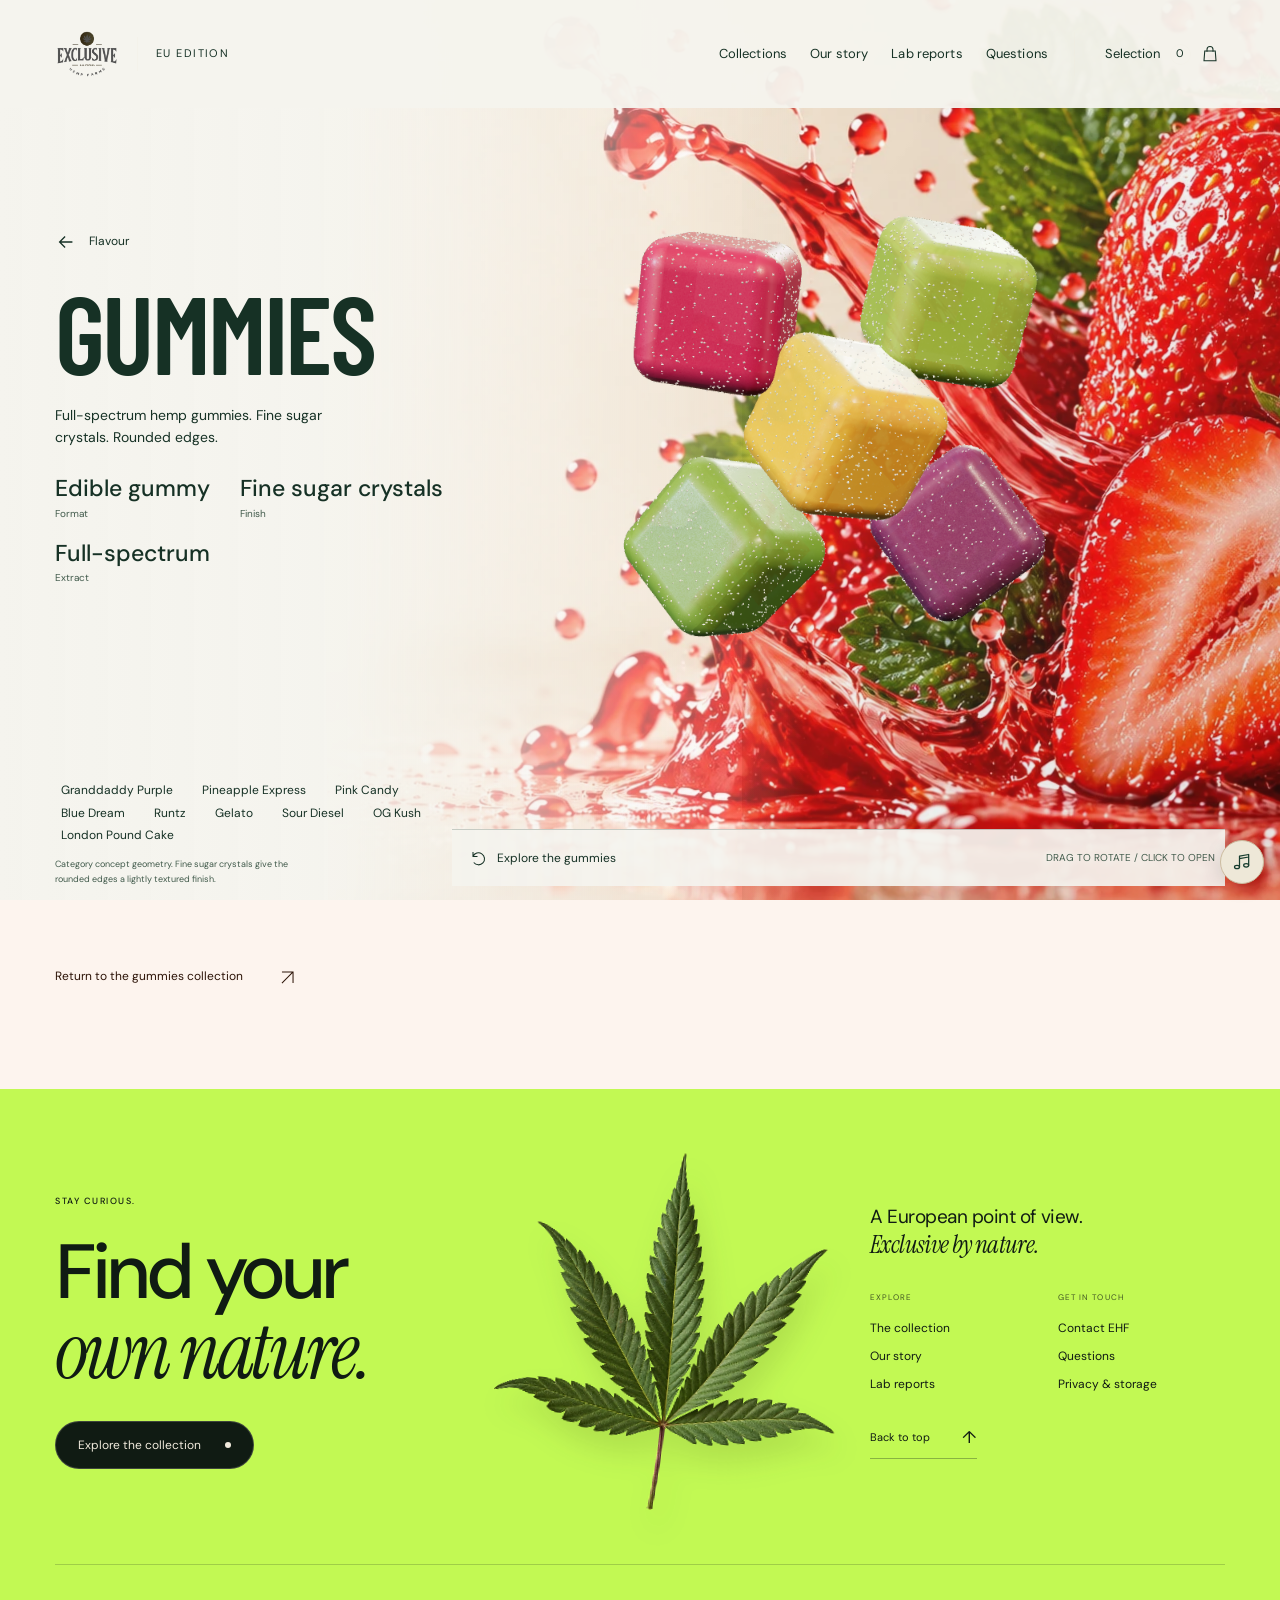
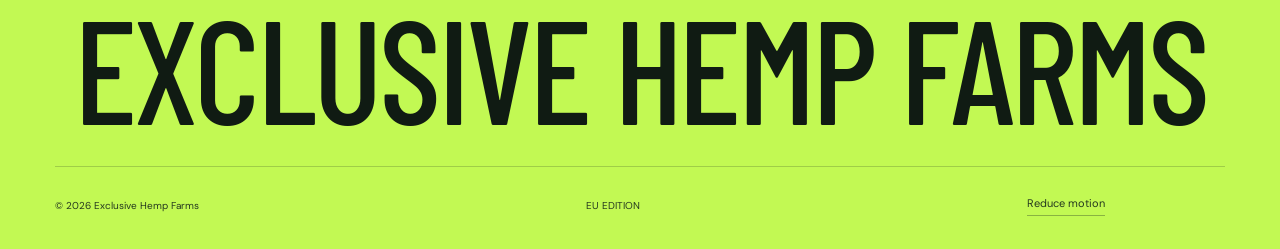
<file: public/gummies-detail.html>
﻿<!doctype html><html lang="en"><head><meta charset="utf-8"><meta name="viewport" content="width=device-width,initial-scale=1"><title>Gummies — Exclusive Hemp Farms EU</title><meta name="description" content="Exclusive Hemp Farms EU gummies. Full-spectrum hemp edibles with fine sugar crystals."><meta name="theme-color" content="#101b13"><meta name="robots" content="noindex,nofollow"><link rel="icon" href="assets/favicon.png"><link rel="stylesheet" href="assets/fonts.css?v=1533f3475160"><link rel="stylesheet" href="styles.css?v=d5205878f6c6"><link rel="stylesheet" href="range.css?v=efde7f44a923"><link rel="stylesheet" href="soundscape.css?v=4248c386e1ec"><link rel="stylesheet" href="studies.css?v=fc1baa2a2f36"><link rel="stylesheet" href="leaf.css?v=dbc533bc6bcd"><link rel="stylesheet" href="smoke.css?v=e3075297af73"><link rel="stylesheet" href="entrance.css?v=60bba1873b85"><link rel="stylesheet" href="product-story.css?v=9e321ae81c49"><link rel="stylesheet" href="model-viewer.css?v=6ae8c938dfa9"><link rel="stylesheet" href="premium-range.css?v=fd14d6613553"><link rel="stylesheet" href="editions.css?v=f615f552817e"><script src="app.js?v=a95177cbecfe" type="module"></script><link rel="stylesheet" href="collection-cinema.css?v=55f308e5d722"><link rel="stylesheet" href="product-reveal.css?v=84df0d47ff23"><link rel="stylesheet" href="flavour-motion.css?v=278809ebc2f7"><link rel="stylesheet" href="mood-circle.css?v=da6bcfbf22dc"></head><body data-page="edition" class="range-edition"><a class="skip-link" href="#main">Skip to content</a><header class="site-header">
    <a class="brand" href="index.html" aria-label="Exclusive Hemp Farms home"><img src="assets/ehf-logo.webp" width="74" height="72" alt="Exclusive Hemp Farms"><span class="edition">EU EDITION</span></a>
    <nav class="desktop-nav" aria-label="Main navigation"><a href="index.html#collections">Collections</a><a href="story.html">Our story</a><a href="index.html#standards">Lab reports</a><a href="index.html#questions">Questions</a></nav>
    <div class="header-actions"><button class="selection-toggle" data-open-selection aria-label="Open saved selection">Selection <span data-selection-count>0</span><svg viewBox="0 0 24 24" width="18" height="18" fill="none" stroke="currentColor" stroke-width="1.4" aria-hidden="true"><path d="M5 8h14l1 13H4L5 8Z"/><path d="M8 9V6a4 4 0 0 1 8 0v3"/></svg></button><button class="menu-toggle" aria-expanded="false" aria-controls="mobile-menu" aria-label="Open navigation"><span></span><span></span></button></div>
  </header><nav class="mobile-menu" id="mobile-menu" aria-label="Mobile navigation" hidden><a href="index.html#collections">Collections</a><a href="story.html">Our story</a><a href="index.html#standards">Lab reports</a><a href="index.html#questions">Questions</a><span>EXCLUSIVE HEMP FARMS / EU</span></nav><main id="main" class="inner-main"><article class="flavour-page" data-edition-page="gummies" style="--edition-colour:#e89673;--edition-deep:#3a1a0a;--edition-paper:#fdf4ee;--edition-ink:#2d1408">
  <!-- product-reveal-start --><section class="product-reveal" id="gummies-study" style="--reveal-colour:#e89673" aria-labelledby="flavour-title-gummies">
 <div class="product-reveal__depth" aria-hidden="true"></div><img class="product-reveal__fruit" src="assets/flavours/strawberry-fruit.webp" width="1536" height="1024" alt="Fruit and confection background" decoding="async">
 <div class="product-reveal__intro"><a class="product-reveal__back" href="edibles.html#collections"><svg viewBox="0 0 24 24" fill="none" stroke="currentColor" stroke-width="1.4" aria-hidden="true"><path d="M19 12H5m6-6-6 6 6 6"/></svg>Flavour</a><h1 id="flavour-title-gummies" tabindex="-1">GUMMIES</h1><p class="product-reveal__finish">Full-spectrum hemp gummies. Fine sugar crystals. Rounded edges.</p><dl class="product-reveal__facts"><div><dt>Format</dt><dd>Edible gummy</dd></div><div><dt>Finish</dt><dd>Fine sugar crystals</dd></div><div><dt>Extract</dt><dd>Full-spectrum</dd></div></dl></div>
 <div class="product-reveal__viewer model-editor" data-model-editor="edibles">
 <div class="model-stage" data-model-stage><div class="model-float"><img class="model-poster" data-model-poster src="assets/edible-concept.webp" width="589" height="702" alt="EHF gummy" decoding="async"><canvas tabindex="0" aria-label="Gummy 3D model. Drag or use arrow keys to rotate." hidden></canvas></div></div>
 <div class="product-reveal__controls"><button data-model-open disabled><svg viewBox="0 0 24 24" fill="none" stroke="currentColor" stroke-width="1.4" aria-hidden="true"><path d="M4 10a8 8 0 1 1 1 8M4 4v6h6"/></svg><b>Explore the gummies</b></button><button data-model-reset hidden>Retry 3D view</button><span data-model-gesture>Loading 3D…</span></div><span class="sr-only" data-model-status role="status" aria-live="polite"></span>
 </div><p class="product-reveal__note">Category concept geometry. Fine sugar crystals give the rounded edges a lightly textured finish.</p><nav class="flavour-switch" aria-label="Choose a flavour"><button data-gummy-flavour="granddaddy-purple" aria-pressed="true">Granddaddy Purple</button><button data-gummy-flavour="pineapple-express" aria-pressed="false">Pineapple Express</button><button data-gummy-flavour="pink-candy" aria-pressed="false">Pink Candy</button><button data-gummy-flavour="blue-dream" aria-pressed="false">Blue Dream</button><button data-gummy-flavour="runtz" aria-pressed="false">Runtz</button><button data-gummy-flavour="gelato" aria-pressed="false">Gelato</button><button data-gummy-flavour="sour-diesel" aria-pressed="false">Sour Diesel</button><button data-gummy-flavour="og-kush" aria-pressed="false">OG Kush</button><button data-gummy-flavour="london-pound-cake" aria-pressed="false">London Pound Cake</button></nav>
</section><!-- product-reveal-end -->

  <nav class="flavour-next" aria-label="Continue exploring"><a href="edibles.html">Return to the gummies collection<svg viewBox="0 0 24 24" fill="none" stroke="currentColor" stroke-width="1.3" aria-hidden="true"><path d="M5 19 19 5M5 5h14v14"/></svg></a></nav>
 </article></main><footer class="site-footer footer-unified" id="find-your-nature" aria-labelledby="footer-invitation-title">
 <div class="footer-top"><div class="footer-invitation"><span class="small-label">STAY CURIOUS.</span><h2 id="footer-invitation-title">Find your<br><em>own nature.</em></h2><a class="button dark" href="collection.html">Explore the collection <span class="button-dot" aria-hidden="true"></span></a></div>
 <div class="footer-botanical"><!-- closing-leaf-start --><span class="closing-leaf" aria-hidden="true"><span class="leaf-sway"><img class="leaf-photo" src="assets/cannabis-fan-leaf.webp" width="1000" height="1032" alt="" loading="lazy" draggable="false"><canvas class="leaf-surface"></canvas></span></span><!-- closing-leaf-end --></div>
 <div class="footer-directory"><p class="footer-motto">A European point of view.<br><em>Exclusive by nature.</em></p><div class="footer-links"><div><span>EXPLORE</span><a href="collection.html">The collection</a><a href="story.html">Our story</a><a href="lab-reports.html">Lab reports</a></div><div><span>GET IN TOUCH</span><a href="https://exclusivehempfarms.com/contact-us/" target="_blank" rel="noopener noreferrer">Contact EHF</a><a href="index.html#questions">Questions</a><a href="privacy.html">Privacy &amp; storage</a></div></div><a href="#main" class="text-link footer-back-top">Back to top <span aria-hidden="true">↑</span></a></div></div>
 <div class="footer-wordmark" aria-label="Exclusive Hemp Farms">EXCLUSIVE HEMP FARMS</div><div class="footer-bottom"><span>© 2026 Exclusive Hemp Farms</span><span>EU EDITION</span><button data-motion-toggle aria-pressed="false">Reduce motion</button></div>
 </footer><div id="overlay-root"></div><div class="toast" role="status" aria-live="polite"></div><noscript><p class="noscript-note">Product information is available without JavaScript. Enable JavaScript to filter products and save your selection.</p></noscript><script type="module">
import {approvedFlavours} from './product-content.js?v=c73acc77c6a5';
const flavours = Object.fromEntries(approvedFlavours.map(f => [f.id, f]));
const section = document.getElementById('gummies-study');
const title = document.getElementById('flavour-title-gummies');
const desc = section.querySelector('.product-reveal__finish');
const fruit = section.querySelector('.product-reveal__fruit');
const buttons = section.querySelectorAll('[data-gummy-flavour]');

// 1. Continuous gentle swaying motion matching vape background
let startTime = performance.now();
function animateBackground(now) {
  const seconds = (now - startTime) / 1000;
  const wave = Math.sin(seconds * Math.PI / 8);
  section.style.setProperty('--splash-x', (wave * 8).toFixed(2) + 'px');
  section.style.setProperty('--splash-y', (-wave * 6).toFixed(2) + 'px');
  section.style.setProperty('--splash-angle', (wave * 0.65).toFixed(3) + 'deg');
  requestAnimationFrame(animateBackground);
}
requestAnimationFrame(animateBackground);

// 2. Flavour switcher updating text, theme color, and background image/video
buttons.forEach(btn => {
  btn.addEventListener('click', () => {
    const id = btn.dataset.gummyFlavour;
    const f = flavours[id];
    if (!f) return;
    buttons.forEach(b => b.setAttribute('aria-pressed', String(b === btn)));
    title.textContent = f.name.toUpperCase();
    desc.textContent = f.name + '. ' + f.copy;
    section.style.setProperty('--reveal-colour', f.shade);
    if (f.art) {
      fruit.src = 'assets/flavours/' + f.art;
    } else if (f.film) {
      fruit.src = 'assets/flavour-cinema/' + f.film + '-poster.webp';
    }
  });
});
</script>
</body></html>
</file>
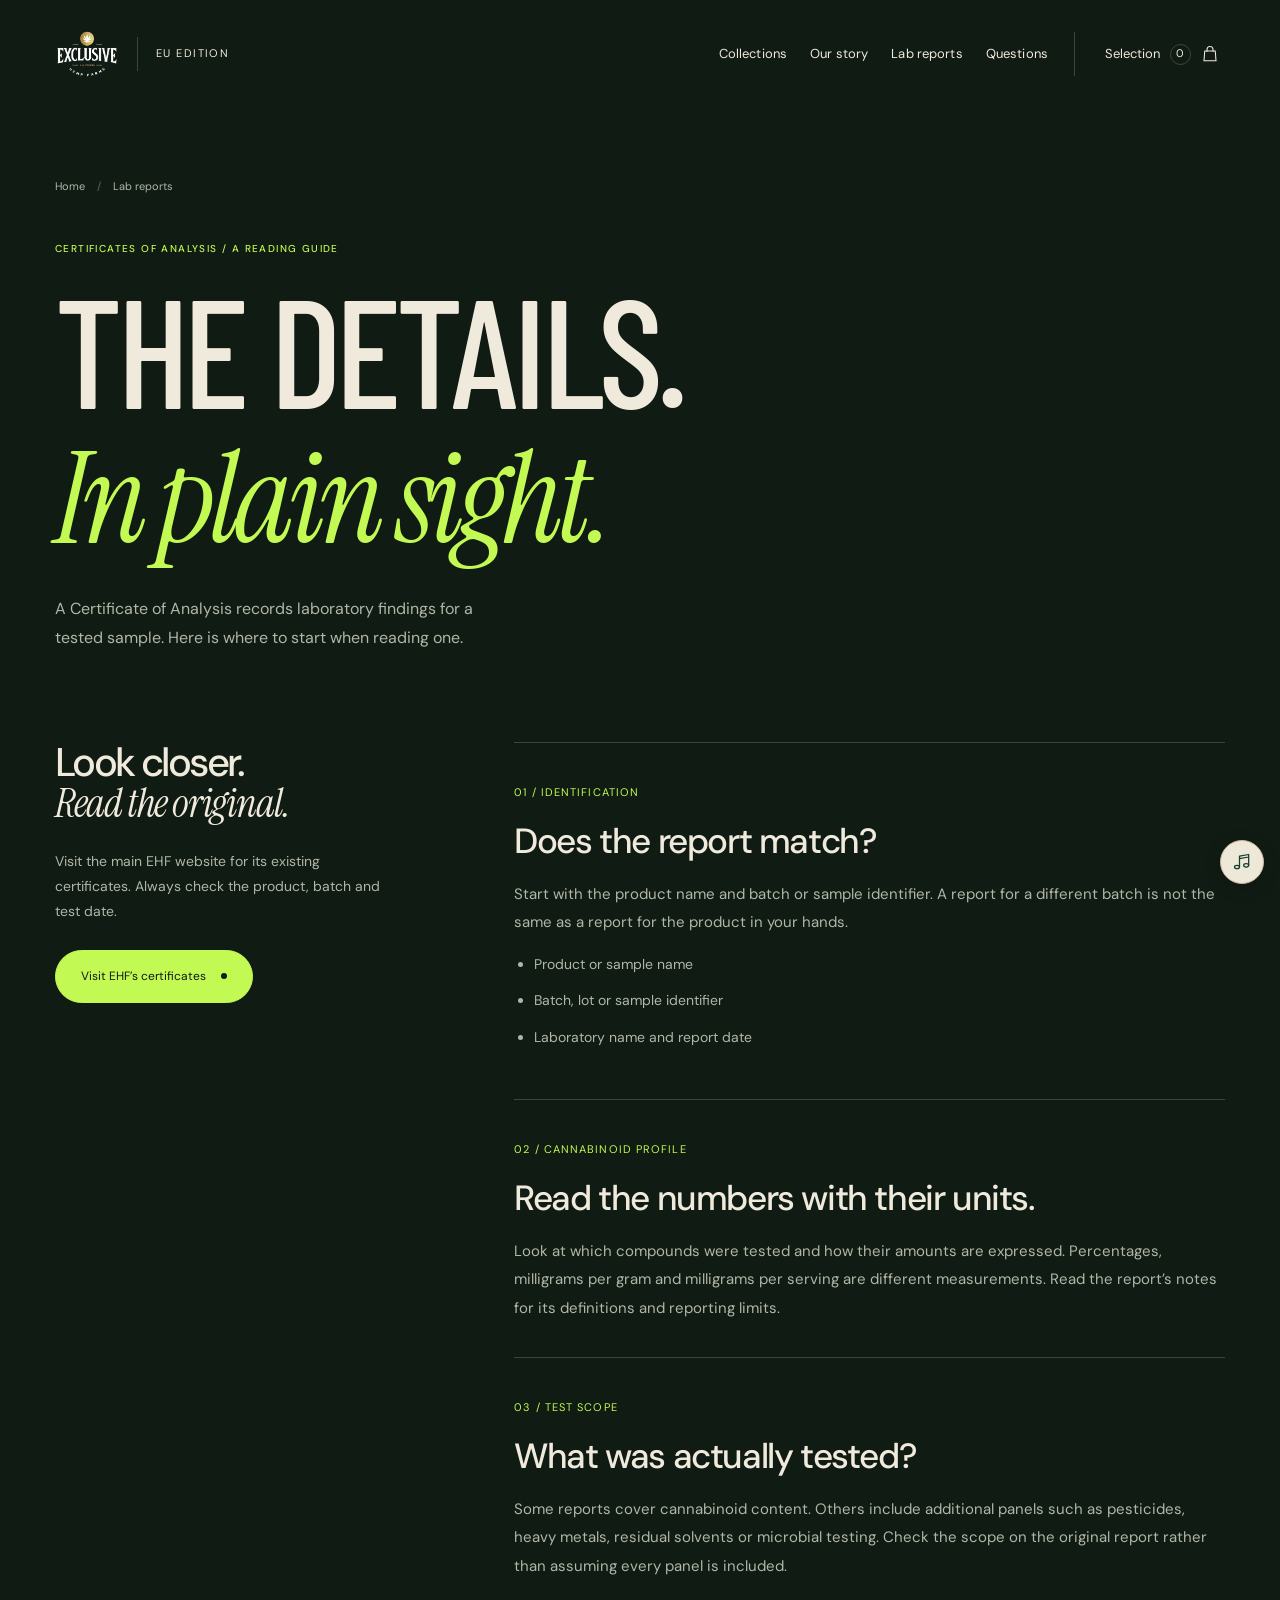
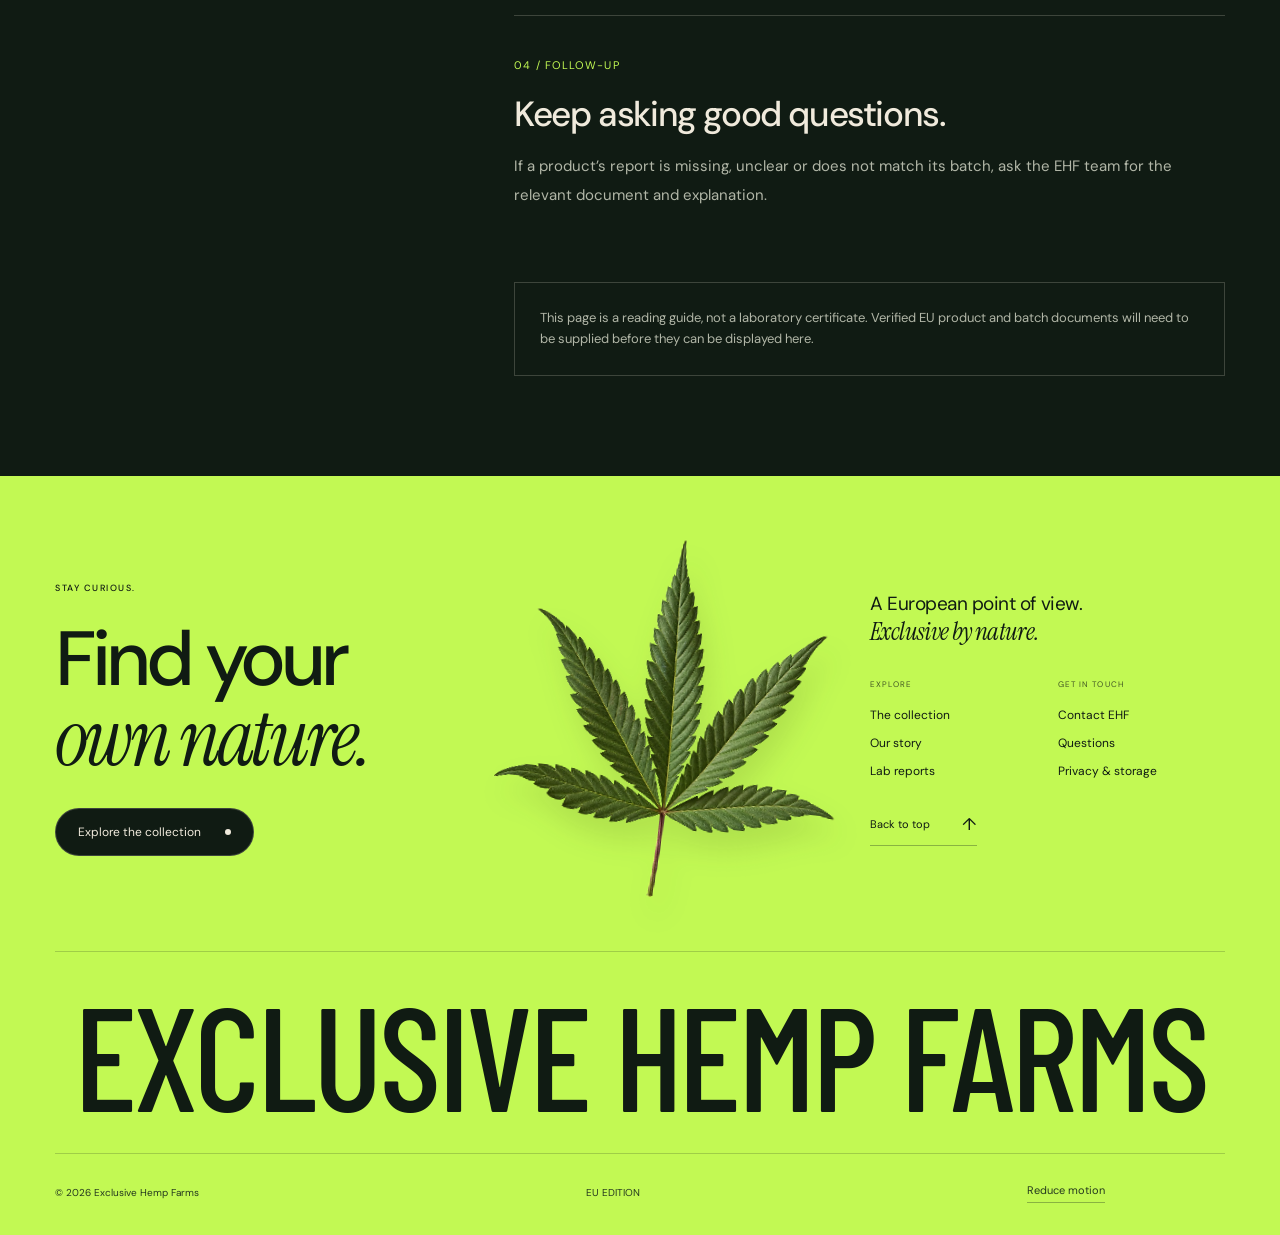
<file: public/lab-reports.html>
<!doctype html><html lang="en"><head><meta charset="utf-8"><meta name="viewport" content="width=device-width,initial-scale=1"><title>Understanding lab reports — Exclusive Hemp Farms EU</title><meta name="description" content="A guide to reading a Certificate of Analysis, with a link to EHF’s existing certificates page."><meta name="theme-color" content="#101b13"><meta name="robots" content="noindex,nofollow"><link rel="icon" href="assets/favicon.png"><link rel="stylesheet" href="assets/fonts.css?v=1533f3475160"><link rel="stylesheet" href="styles.css?v=d5205878f6c6"><link rel="stylesheet" href="range.css?v=efde7f44a923"><link rel="stylesheet" href="soundscape.css?v=4248c386e1ec"><link rel="stylesheet" href="studies.css?v=fc1baa2a2f36"><link rel="stylesheet" href="leaf.css?v=dbc533bc6bcd"><link rel="stylesheet" href="smoke.css?v=e3075297af73"><link rel="stylesheet" href="entrance.css?v=60bba1873b85"><link rel="stylesheet" href="product-story.css?v=9e321ae81c49"><link rel="stylesheet" href="model-viewer.css?v=6ae8c938dfa9"><link rel="stylesheet" href="premium-range.css?v=fd14d6613553"><link rel="stylesheet" href="editions.css?v=f615f552817e"><script src="app.js?v=a95177cbecfe" type="module"></script><link rel="stylesheet" href="collection-cinema.css?v=55f308e5d722"><link rel="stylesheet" href="product-reveal.css?v=84df0d47ff23"><link rel="stylesheet" href="flavour-motion.css?v=278809ebc2f7"><link rel="stylesheet" href="mood-circle.css?v=da6bcfbf22dc"></head><body data-page="reports" class="range-edition"><a class="skip-link" href="#main">Skip to content</a><header class="site-header">
    <a class="brand" href="index.html" aria-label="Exclusive Hemp Farms home"><img src="assets/ehf-logo.webp" width="74" height="72" alt="Exclusive Hemp Farms"><span class="edition">EU EDITION</span></a>
    <nav class="desktop-nav" aria-label="Main navigation"><a href="index.html#collections">Collections</a><a href="story.html">Our story</a><a href="index.html#standards">Lab reports</a><a href="index.html#questions">Questions</a></nav>
    <div class="header-actions"><button class="selection-toggle" data-open-selection aria-label="Open saved selection">Selection <span data-selection-count>0</span><svg viewBox="0 0 24 24" width="18" height="18" fill="none" stroke="currentColor" stroke-width="1.4" aria-hidden="true"><path d="M5 8h14l1 13H4L5 8Z"/><path d="M8 9V6a4 4 0 0 1 8 0v3"/></svg></button><button class="menu-toggle" aria-expanded="false" aria-controls="mobile-menu" aria-label="Open navigation"><span></span><span></span></button></div>
  </header><nav class="mobile-menu" id="mobile-menu" aria-label="Mobile navigation" hidden><a href="index.html#collections">Collections</a><a href="story.html">Our story</a><a href="index.html#standards">Lab reports</a><a href="index.html#questions">Questions</a><span>EXCLUSIVE HEMP FARMS / EU</span></nav><main id="main" class="inner-main"><section class="page-hero"><div class="breadcrumb"><a href="index.html">Home</a><span>/</span>Lab reports</div><span class="small-label">CERTIFICATES OF ANALYSIS / A READING GUIDE</span><h1 class="page-title">THE DETAILS.<br><em>In plain sight.</em></h1><div class="page-intro"><p>A Certificate of Analysis records laboratory findings for a tested sample. Here is where to start when reading one.</p></div></section><section class="lab-guide"><aside><h2>Look closer.<br><em>Read the original.</em></h2><p>Visit the main EHF website for its existing certificates. Always check the product, batch and test date.</p><a class="button lime" href="https://exclusivehempfarms.com/coas/" target="_blank" rel="noopener noreferrer">Visit EHF’s certificates <span class="button-dot" aria-hidden="true"></span></a></aside><div><article class="article-section"><span>01 / IDENTIFICATION</span><h2>Does the report match?</h2><p>Start with the product name and batch or sample identifier. A report for a different batch is not the same as a report for the product in your hands.</p><ul><li>Product or sample name</li><li>Batch, lot or sample identifier</li><li>Laboratory name and report date</li></ul></article><article class="article-section"><span>02 / CANNABINOID PROFILE</span><h2>Read the numbers with their units.</h2><p>Look at which compounds were tested and how their amounts are expressed. Percentages, milligrams per gram and milligrams per serving are different measurements. Read the report’s notes for its definitions and reporting limits.</p></article><article class="article-section"><span>03 / TEST SCOPE</span><h2>What was actually tested?</h2><p>Some reports cover cannabinoid content. Others include additional panels such as pesticides, heavy metals, residual solvents or microbial testing. Check the scope on the original report rather than assuming every panel is included.</p></article><article class="article-section"><span>04 / FOLLOW-UP</span><h2>Keep asking good questions.</h2><p>If a product’s report is missing, unclear or does not match its batch, ask the EHF team for the relevant document and explanation.</p><a class="text-link" href="https://exclusivehempfarms.com/contact-us/" target="_blank" rel="noopener noreferrer">Contact the EHF team</a></article><p class="guide-note">This page is a reading guide, not a laboratory certificate. Verified EU product and batch documents will need to be supplied before they can be displayed here.</p></div></section></main><footer class="site-footer footer-unified" id="find-your-nature" aria-labelledby="footer-invitation-title">
 <div class="footer-top"><div class="footer-invitation"><span class="small-label">STAY CURIOUS.</span><h2 id="footer-invitation-title">Find your<br><em>own nature.</em></h2><a class="button dark" href="collection.html">Explore the collection <span class="button-dot" aria-hidden="true"></span></a></div>
 <div class="footer-botanical"><!-- closing-leaf-start --><span class="closing-leaf" aria-hidden="true"><span class="leaf-sway"><img class="leaf-photo" src="assets/cannabis-fan-leaf.webp" width="1000" height="1032" alt="" loading="lazy" draggable="false"><canvas class="leaf-surface"></canvas></span></span><!-- closing-leaf-end --></div>
 <div class="footer-directory"><p class="footer-motto">A European point of view.<br><em>Exclusive by nature.</em></p><div class="footer-links"><div><span>EXPLORE</span><a href="collection.html">The collection</a><a href="story.html">Our story</a><a href="lab-reports.html">Lab reports</a></div><div><span>GET IN TOUCH</span><a href="https://exclusivehempfarms.com/contact-us/" target="_blank" rel="noopener noreferrer">Contact EHF</a><a href="index.html#questions">Questions</a><a href="privacy.html">Privacy & storage</a></div></div><a href="#main" class="text-link footer-back-top">Back to top <span aria-hidden="true">↑</span></a></div></div>
 <div class="footer-wordmark" aria-label="Exclusive Hemp Farms">EXCLUSIVE HEMP FARMS</div><div class="footer-bottom"><span>© 2026 Exclusive Hemp Farms</span><span>EU EDITION</span><button data-motion-toggle aria-pressed="false">Reduce motion</button></div>
 </footer><div id="overlay-root"></div><div class="toast" role="status" aria-live="polite"></div><noscript><p class="noscript-note">Product information is available without JavaScript. Enable JavaScript to filter products and save your selection.</p></noscript></body></html>
</file>
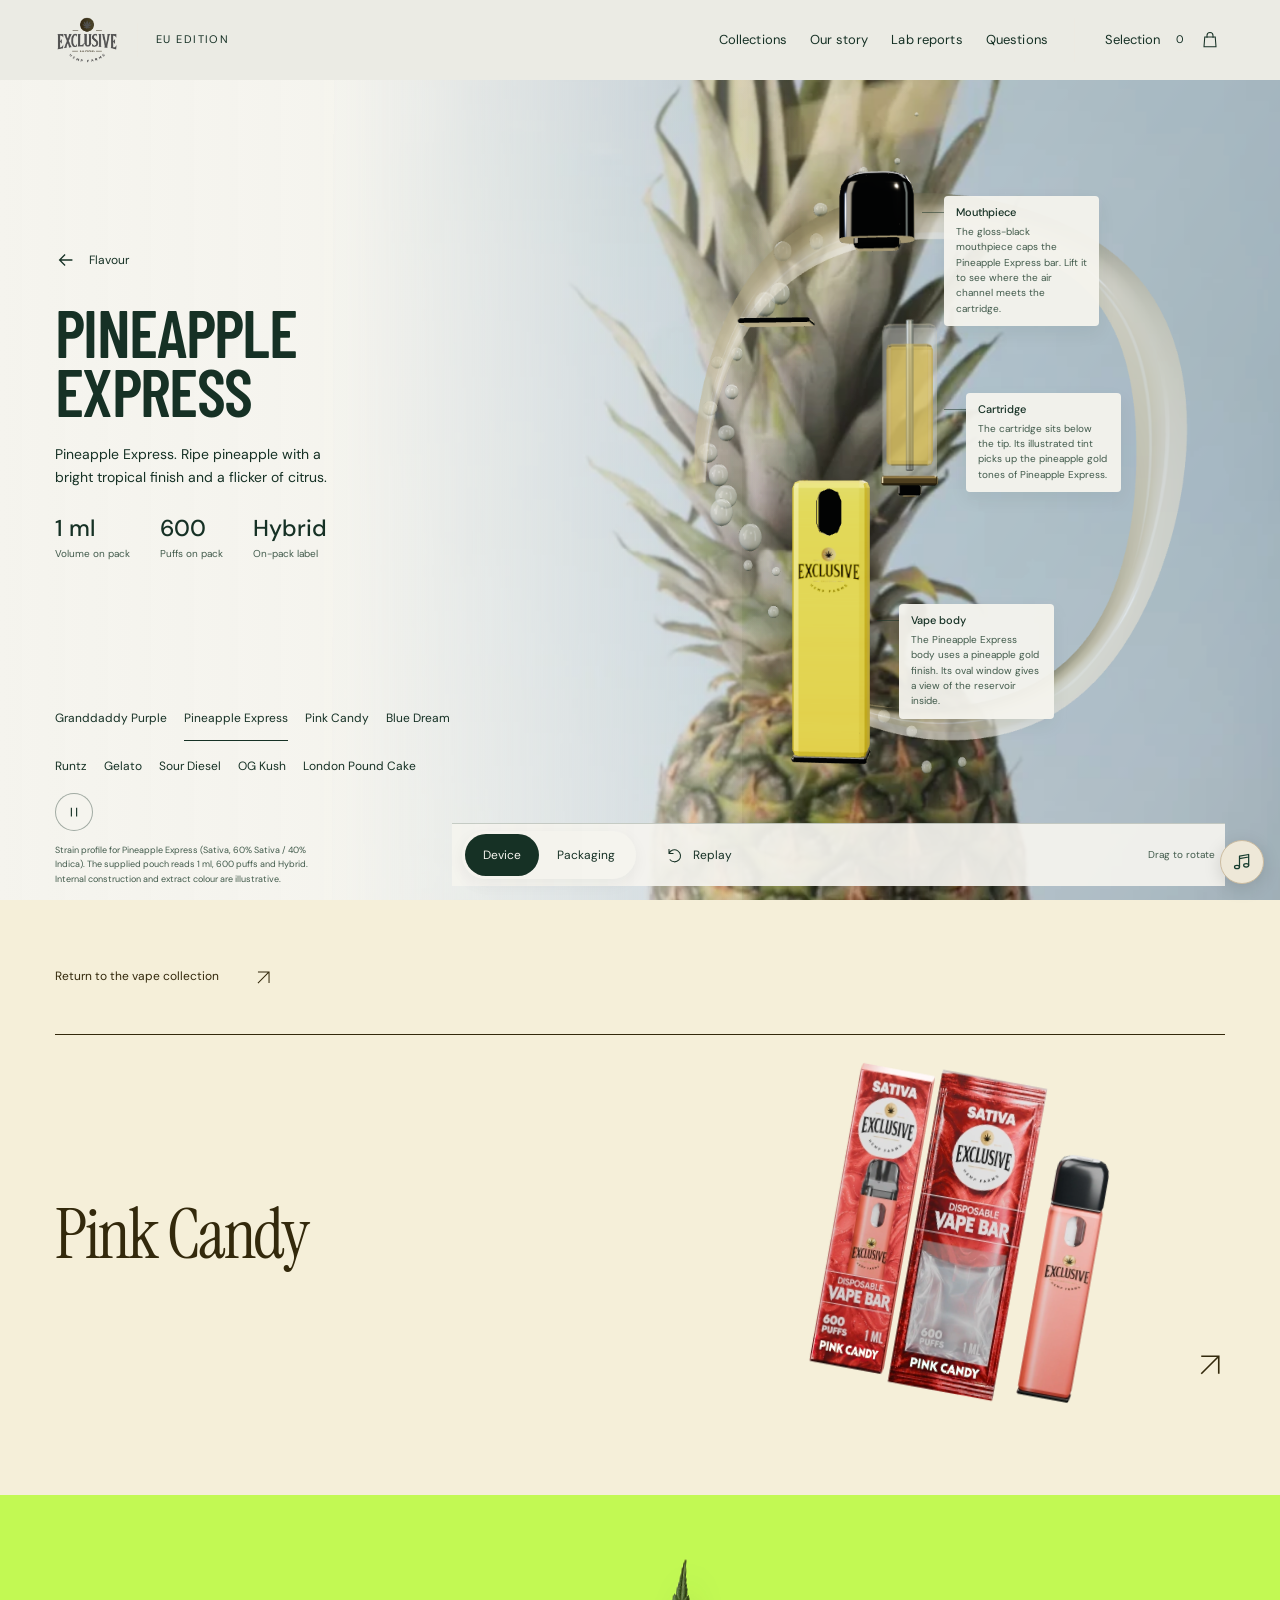
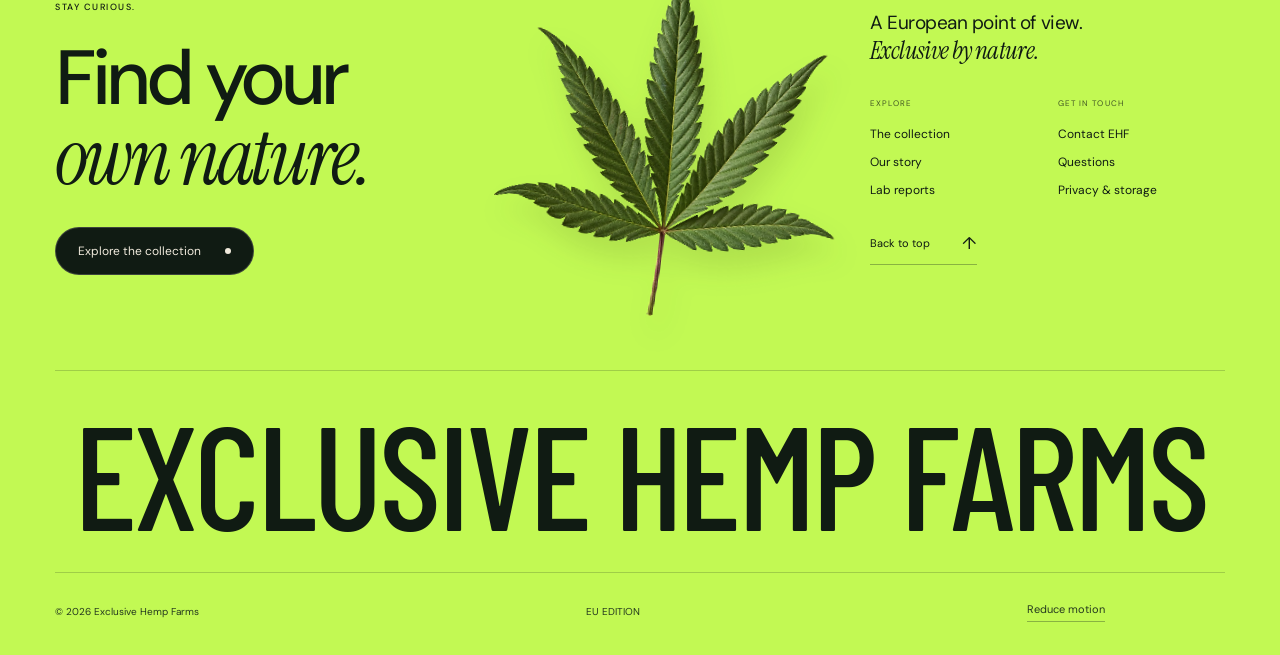
<file: public/mango.html>
﻿<!doctype html><html lang="en"><head><meta charset="utf-8"><meta name="viewport" content="width=device-width,initial-scale=1"><title>Pineapple Express — The vape edition — Exclusive Hemp Farms EU</title><meta name="description" content="Pineapple Express. Ripe pineapple with a bright tropical finish and a flicker of citrus."><meta name="theme-color" content="#101b13"><meta name="robots" content="noindex,nofollow"><link rel="icon" href="assets/favicon.png"><link rel="stylesheet" href="assets/fonts.css?v=1533f3475160"><link rel="stylesheet" href="styles.css?v=d5205878f6c6"><link rel="stylesheet" href="range.css?v=efde7f44a923"><link rel="stylesheet" href="soundscape.css?v=4248c386e1ec"><link rel="stylesheet" href="studies.css?v=fc1baa2a2f36"><link rel="stylesheet" href="leaf.css?v=dbc533bc6bcd"><link rel="stylesheet" href="smoke.css?v=e3075297af73"><link rel="stylesheet" href="entrance.css?v=60bba1873b85"><link rel="stylesheet" href="product-story.css?v=9e321ae81c49"><link rel="stylesheet" href="model-viewer.css?v=6ae8c938dfa9"><link rel="stylesheet" href="premium-range.css?v=fd14d6613553"><link rel="stylesheet" href="editions.css?v=f615f552817e"><script src="app.js?v=a95177cbecfe" type="module"></script><link rel="stylesheet" href="collection-cinema.css?v=55f308e5d722"><link rel="stylesheet" href="product-reveal.css?v=84df0d47ff23"><link rel="stylesheet" href="flavour-motion.css?v=278809ebc2f7"><link rel="stylesheet" href="mood-circle.css?v=da6bcfbf22dc"></head><body data-page="edition" class="range-edition"><a class="skip-link" href="#main">Skip to content</a><header class="site-header">
    <a class="brand" href="index.html" aria-label="Exclusive Hemp Farms home"><img src="assets/ehf-logo.webp" width="74" height="72" alt="Exclusive Hemp Farms"><span class="edition">EU EDITION</span></a>
    <nav class="desktop-nav" aria-label="Main navigation"><a href="index.html#collections">Collections</a><a href="story.html">Our story</a><a href="index.html#standards">Lab reports</a><a href="index.html#questions">Questions</a></nav>
    <div class="header-actions"><button class="selection-toggle" data-open-selection aria-label="Open saved selection">Selection <span data-selection-count>0</span><svg viewBox="0 0 24 24" width="18" height="18" fill="none" stroke="currentColor" stroke-width="1.4" aria-hidden="true"><path d="M5 8h14l1 13H4L5 8Z"/><path d="M8 9V6a4 4 0 0 1 8 0v3"/></svg></button><button class="menu-toggle" aria-expanded="false" aria-controls="mobile-menu" aria-label="Open navigation"><span></span><span></span></button></div>
  </header><nav class="mobile-menu" id="mobile-menu" aria-label="Mobile navigation" hidden><a href="index.html#collections">Collections</a><a href="story.html">Our story</a><a href="index.html#standards">Lab reports</a><a href="index.html#questions">Questions</a><span>EXCLUSIVE HEMP FARMS / EU</span></nav><main id="main" class="inner-main"><article class="flavour-page" data-edition-page="mango" style="--edition-colour:#f5cf28;--edition-deep:#5c4307;--edition-paper:#f5efd9;--edition-ink:#33290c">
  <!-- product-reveal-start --><section class="product-reveal" data-product-reveal data-range-scene id="vape-study" style="--reveal-colour:#f4ce28" aria-labelledby="flavour-title-mango">
 <div class="product-reveal__depth" aria-hidden="true"></div><img class="product-reveal__fruit" src="assets/flavour-cinema/pineapple-poster.webp" width="1536" height="1024" alt="" decoding="async">
 <div class="product-reveal__intro"><a class="product-reveal__back" href="vapes.html#collections"><svg viewBox="0 0 24 24" fill="none" stroke="currentColor" stroke-width="1.4" aria-hidden="true"><path d="M19 12H5m6-6-6 6 6 6"/></svg>Flavour</a><h1 id="flavour-title-mango" tabindex="-1" data-long-name>Pineapple Express</h1><p class="product-reveal__finish">Pineapple Express. Ripe pineapple with a bright tropical finish and a flicker of citrus.</p><dl class="product-reveal__facts"><div><dt>Volume on pack</dt><dd>1 ml</dd></div><div><dt>Puffs on pack</dt><dd>600</dd></div><div><dt>On-pack label</dt><dd>Hybrid</dd></div></dl></div>
 <div class="product-reveal__viewer model-editor" data-model-editor="vapes" data-model-flow data-initial-flavour="mango-mirage">
 <div class="model-stage" data-model-stage><div class="model-float"><img class="model-poster" data-model-poster src="assets/vape-range/mango-mirage-runway.webp" width="589" height="702" alt="Pineapple Express EHF vape" decoding="async"><canvas tabindex="0" aria-label="Pineapple Express 3D model. Drag or use arrow keys to rotate." hidden></canvas></div>
 <div class="product-reveal__labels"><div data-flow-label="Mouthpiece"><b>Mouthpiece</b><span>The gloss-black mouthpiece caps the Pineapple Express bar. Lift it to see where the air channel meets the cartridge.</span></div><div data-flow-label="Cartridge"><b>Cartridge</b><span>The cartridge sits below the tip. Its illustrated tint picks up the pineapple gold tones of Pineapple Express.</span></div><div data-flow-label="DeviceHousing"><b>Vape body</b><span>The Pineapple Express body uses a pineapple gold finish. Its oval window gives a view of the reservoir inside.</span></div><div data-flow-label="Wrapper"><b>Foil wrapper</b><span>The Pineapple Express foil carries the approved front and back artwork in pineapple gold tones. The side notch guides the tear across the top seam.</span></div></div></div>
 <div class="product-reveal__controls"><div role="group" aria-label="Product view"><button data-model-view="device" aria-pressed="true">Device</button><button data-model-view="wrapper" aria-pressed="false" disabled>Packaging</button></div><button data-model-open disabled><svg viewBox="0 0 24 24" fill="none" stroke="currentColor" stroke-width="1.4" aria-hidden="true"><path d="M4 10a8 8 0 1 1 1 8M4 4v6h6"/></svg><b>Replay</b></button><button data-model-reset hidden>Retry 3D view</button><span data-model-gesture>Loading 3D…</span></div><span class="sr-only" data-model-status role="status" aria-live="polite"></span>
 </div><nav class="flavour-switch" aria-label="Choose a flavour"><button data-scene-flavour="grape-rush" aria-pressed="false">Granddaddy Purple</button><button data-scene-flavour="mango-mirage" aria-pressed="true">Pineapple Express</button><button data-scene-flavour="cherry-drift" aria-pressed="false">Pink Candy</button><button data-scene-flavour="blueberry-cobbler" aria-pressed="false">Blue Dream</button><button data-scene-flavour="berry-blast" aria-pressed="false">Runtz</button><button data-scene-flavour="melon-wave" aria-pressed="false">Gelato</button><button data-scene-flavour="sour-diesel" aria-pressed="false">Sour Diesel</button><button data-scene-flavour="og-kush" aria-pressed="false">OG Kush</button><button data-scene-flavour="london-pound-cake" aria-pressed="false">London Pound Cake</button><button data-scene-motion aria-label="Pause liquid background" aria-pressed="false"><svg viewBox="0 0 16 16" fill="none" stroke="currentColor" stroke-width="1.3" aria-hidden="true"><path d="M5 3v10M11 3v10"/></svg></button></nav><p class="product-reveal__note">Strain profile for Pineapple Express (Sativa, 60% Sativa / 40% Indica). The supplied pouch reads 1 ml, 600 puffs and Hybrid. Internal construction and extract colour are illustrative.</p></section><!-- product-reveal-end -->
  
  
  <nav class="flavour-next" aria-label="Continue exploring"><a href="vapes.html">Return to the vape collection<svg viewBox="0 0 24 24" fill="none" stroke="currentColor" stroke-width="1.3" aria-hidden="true"><path d="M5 19 19 5M5 5h14v14"/></svg></a><a class="flavour-next__feature" href="cherry.html" aria-label="Continue to the Pink Candy edition"><strong>Pink Candy</strong><img src="assets/editions/cherry-set.webp" width="589" height="702" alt="Pink Candy vape set" loading="lazy"><svg viewBox="0 0 24 24" fill="none" stroke="currentColor" stroke-width="1.3" aria-hidden="true"><path d="M5 19 19 5M5 5h14v14"/></svg></a></nav>
 </article></main><footer class="site-footer footer-unified" id="find-your-nature" aria-labelledby="footer-invitation-title">
 <div class="footer-top"><div class="footer-invitation"><span class="small-label">STAY CURIOUS.</span><h2 id="footer-invitation-title">Find your<br><em>own nature.</em></h2><a class="button dark" href="collection.html">Explore the collection <span class="button-dot" aria-hidden="true"></span></a></div>
 <div class="footer-botanical"><!-- closing-leaf-start --><span class="closing-leaf" aria-hidden="true"><span class="leaf-sway"><img class="leaf-photo" src="assets/cannabis-fan-leaf.webp" width="1000" height="1032" alt="" loading="lazy" draggable="false"><canvas class="leaf-surface"></canvas></span></span><!-- closing-leaf-end --></div>
 <div class="footer-directory"><p class="footer-motto">A European point of view.<br><em>Exclusive by nature.</em></p><div class="footer-links"><div><span>EXPLORE</span><a href="collection.html">The collection</a><a href="story.html">Our story</a><a href="lab-reports.html">Lab reports</a></div><div><span>GET IN TOUCH</span><a href="https://exclusivehempfarms.com/contact-us/" target="_blank" rel="noopener noreferrer">Contact EHF</a><a href="index.html#questions">Questions</a><a href="privacy.html">Privacy & storage</a></div></div><a href="#main" class="text-link footer-back-top">Back to top <span aria-hidden="true">↑</span></a></div></div>
 <div class="footer-wordmark" aria-label="Exclusive Hemp Farms">EXCLUSIVE HEMP FARMS</div><div class="footer-bottom"><span>© 2026 Exclusive Hemp Farms</span><span>EU EDITION</span><button data-motion-toggle aria-pressed="false">Reduce motion</button></div>
 </footer><div id="overlay-root"></div><div class="toast" role="status" aria-live="polite"></div><noscript><p class="noscript-note">Product information is available without JavaScript. Enable JavaScript to filter products and save your selection.</p></noscript></body></html>
</file>
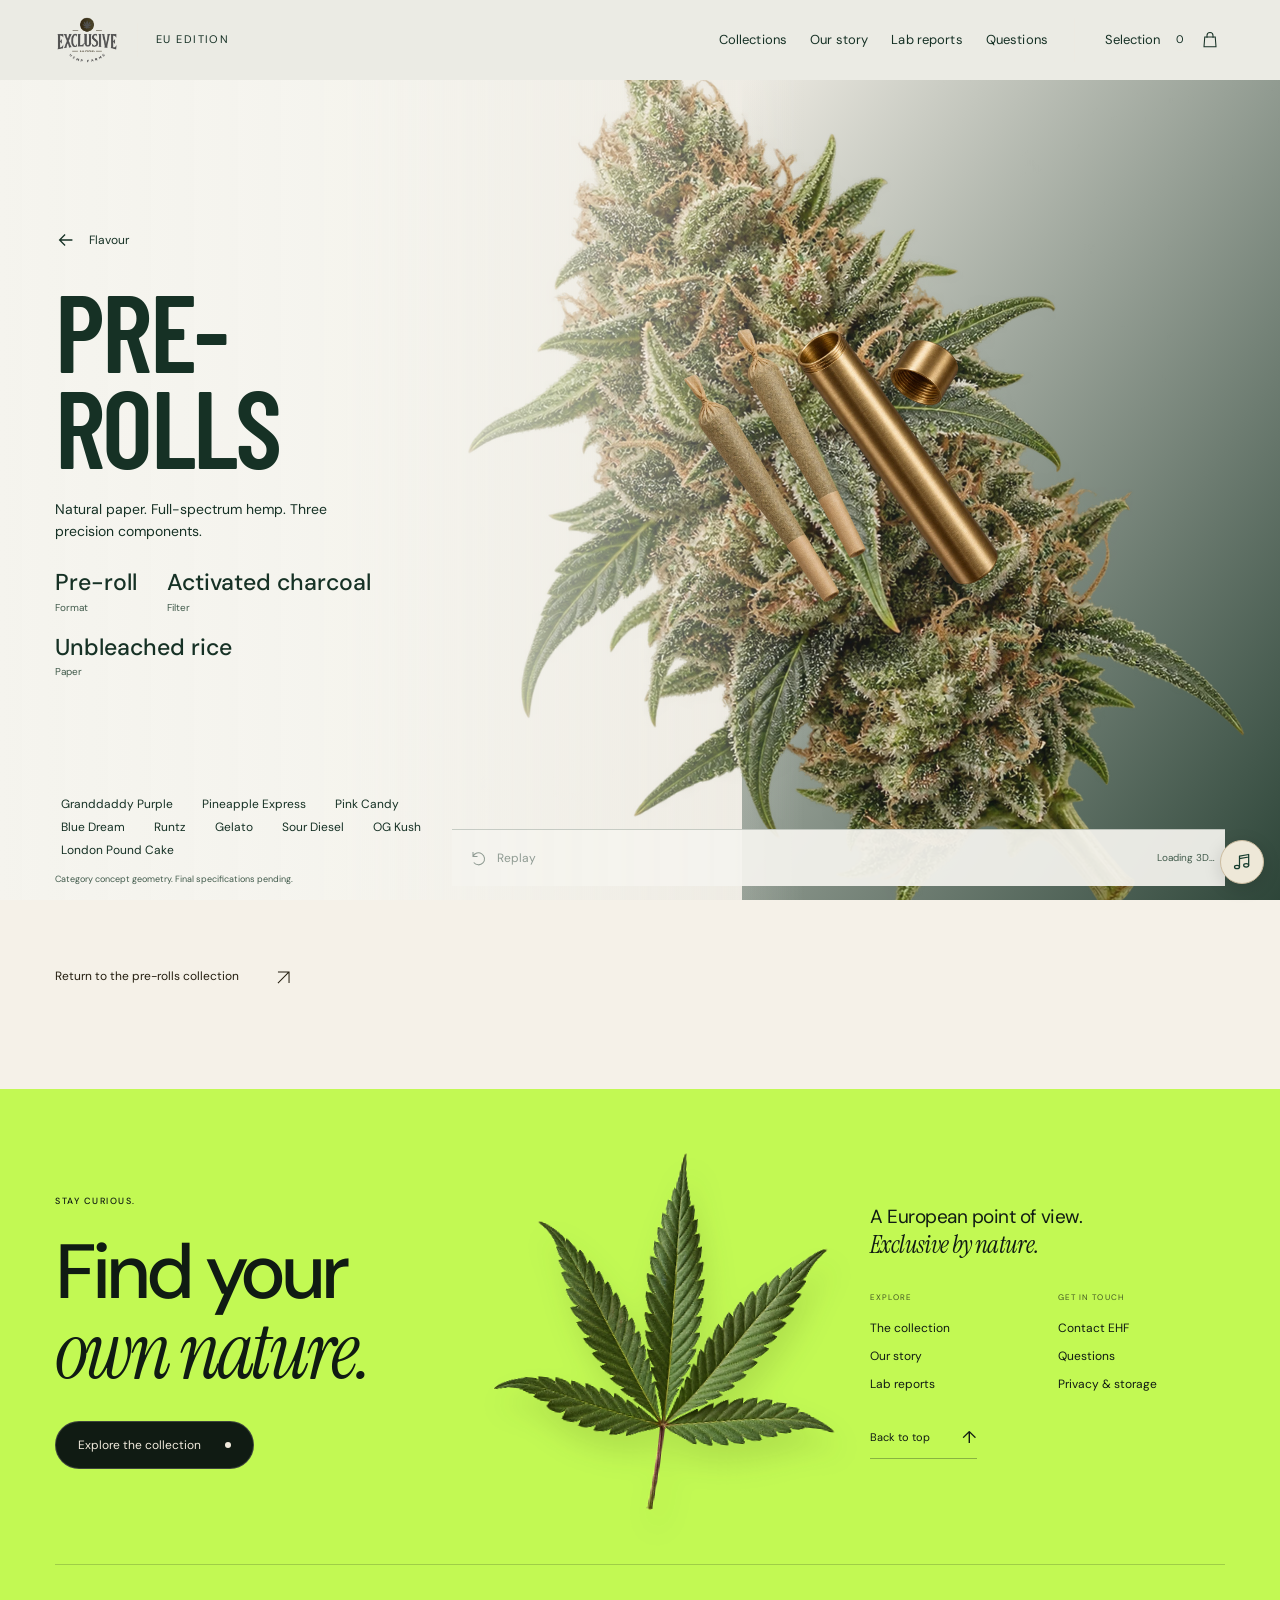
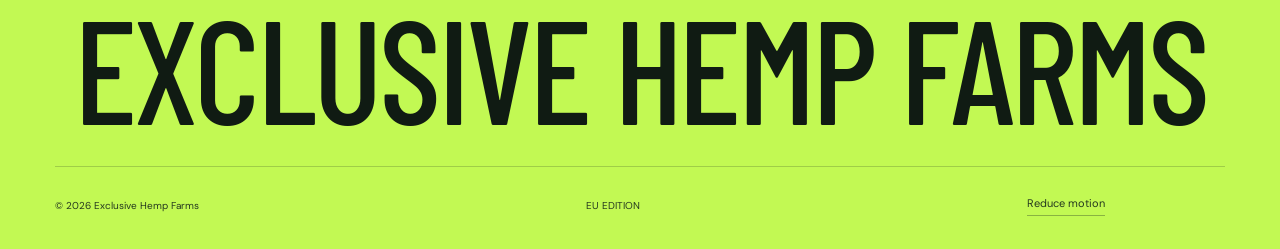
<file: public/pre-rolls-detail.html>
﻿<!doctype html><html lang="en"><head><meta charset="utf-8"><meta name="viewport" content="width=device-width,initial-scale=1"><title>Pre-Rolls — Exclusive Hemp Farms EU</title><meta name="description" content="Exclusive Hemp Farms EU pre-rolls. Natural paper, three components, full-spectrum hemp."><meta name="theme-color" content="#101b13"><meta name="robots" content="noindex,nofollow"><link rel="icon" href="assets/favicon.png"><link rel="stylesheet" href="assets/fonts.css?v=1533f3475160"><link rel="stylesheet" href="styles.css?v=d5205878f6c6"><link rel="stylesheet" href="range.css?v=efde7f44a923"><link rel="stylesheet" href="soundscape.css?v=4248c386e1ec"><link rel="stylesheet" href="studies.css?v=fc1baa2a2f36"><link rel="stylesheet" href="leaf.css?v=dbc533bc6bcd"><link rel="stylesheet" href="smoke.css?v=e3075297af73"><link rel="stylesheet" href="entrance.css?v=60bba1873b85"><link rel="stylesheet" href="product-story.css?v=9e321ae81c49"><link rel="stylesheet" href="model-viewer.css?v=6ae8c938dfa9"><link rel="stylesheet" href="premium-range.css?v=fd14d6613553"><link rel="stylesheet" href="editions.css?v=f615f552817e"><script src="app.js?v=ring_mws7r9hl" type="module"></script><link rel="stylesheet" href="collection-cinema.css?v=55f308e5d722"><link rel="stylesheet" href="product-reveal.css?v=84df0d47ff23"><link rel="stylesheet" href="flavour-motion.css?v=278809ebc2f7"><link rel="stylesheet" href="mood-circle.css?v=da6bcfbf22dc"></head><body data-page="edition" class="range-edition"><a class="skip-link" href="#main">Skip to content</a><header class="site-header">
    <a class="brand" href="index.html" aria-label="Exclusive Hemp Farms home"><img src="assets/ehf-logo.webp" width="74" height="72" alt="Exclusive Hemp Farms"><span class="edition">EU EDITION</span></a>
    <nav class="desktop-nav" aria-label="Main navigation"><a href="index.html#collections">Collections</a><a href="story.html">Our story</a><a href="index.html#standards">Lab reports</a><a href="index.html#questions">Questions</a></nav>
    <div class="header-actions"><button class="selection-toggle" data-open-selection aria-label="Open saved selection">Selection <span data-selection-count>0</span><svg viewBox="0 0 24 24" width="18" height="18" fill="none" stroke="currentColor" stroke-width="1.4" aria-hidden="true"><path d="M5 8h14l1 13H4L5 8Z"/><path d="M8 9V6a4 4 0 0 1 8 0v3"/></svg></button><button class="menu-toggle" aria-expanded="false" aria-controls="mobile-menu" aria-label="Open navigation"><span></span><span></span></button></div>
  </header><nav class="mobile-menu" id="mobile-menu" aria-label="Mobile navigation" hidden><a href="index.html#collections">Collections</a><a href="story.html">Our story</a><a href="index.html#standards">Lab reports</a><a href="index.html#questions">Questions</a><span>EXCLUSIVE HEMP FARMS / EU</span></nav><main id="main" class="inner-main"><article class="flavour-page" data-edition-page="pre-rolls" style="--edition-colour:#8c7a4a;--edition-deep:#2a2010;--edition-paper:#f5f1e8;--edition-ink:#241e10">
  <!-- product-reveal-start --><section class="product-reveal" data-product-reveal data-range-scene id="pre-rolls-study" style="--reveal-colour:#8c7a4a" aria-labelledby="flavour-title-prerolls">
 <div class="product-reveal__depth" aria-hidden="true"></div><img class="product-reveal__fruit" src="assets/hemp-botanical.webp" width="1536" height="1024" alt="Hemp botanical background" decoding="async">
 <div class="product-reveal__intro"><a class="product-reveal__back" href="pre-rolls.html#collections"><svg viewBox="0 0 24 24" fill="none" stroke="currentColor" stroke-width="1.4" aria-hidden="true"><path d="M19 12H5m6-6-6 6 6 6"/></svg>Flavour</a><h1 id="flavour-title-prerolls" tabindex="-1">PRE-ROLLS</h1><p class="product-reveal__finish">Natural paper. Full-spectrum hemp. Three precision components.</p><dl class="product-reveal__facts"><div><dt>Format</dt><dd>Pre-roll</dd></div><div><dt>Filter</dt><dd>Activated charcoal</dd></div><div><dt>Paper</dt><dd>Unbleached rice</dd></div></dl></div>
 <div class="product-reveal__viewer model-editor" data-model-editor="pre-rolls" data-model-flow data-initial-flavour="granddaddy-purple">
 <div class="model-stage" data-model-stage><div class="model-float"><img class="model-poster" data-model-poster src="assets/preroll-concept.webp" width="589" height="702" alt="EHF pre-roll" decoding="async"><canvas tabindex="0" aria-label="Pre-roll 3D model. Drag or use arrow keys to rotate." hidden></canvas></div></div>
 <div class="product-reveal__controls"><button data-model-open disabled><svg viewBox="0 0 24 24" fill="none" stroke="currentColor" stroke-width="1.4" aria-hidden="true"><path d="M4 10a8 8 0 1 1 1 8M4 4v6h6"/></svg><b>Replay</b></button><button data-model-reset hidden>Retry 3D view</button><span data-model-gesture>Loading 3D…</span></div><span class="sr-only" data-model-status role="status" aria-live="polite"></span>
 </div><p class="product-reveal__note">Category concept geometry. Final specifications pending.</p><nav class="flavour-switch" aria-label="Choose a flavour"><button data-roll-flavour="granddaddy-purple" aria-pressed="true">Granddaddy Purple</button><button data-roll-flavour="pineapple-express" aria-pressed="false">Pineapple Express</button><button data-roll-flavour="pink-candy" aria-pressed="false">Pink Candy</button><button data-roll-flavour="blue-dream" aria-pressed="false">Blue Dream</button><button data-roll-flavour="runtz" aria-pressed="false">Runtz</button><button data-roll-flavour="gelato" aria-pressed="false">Gelato</button><button data-roll-flavour="sour-diesel" aria-pressed="false">Sour Diesel</button><button data-roll-flavour="og-kush" aria-pressed="false">OG Kush</button><button data-roll-flavour="london-pound-cake" aria-pressed="false">London Pound Cake</button></nav>
</section><!-- product-reveal-end -->

  <nav class="flavour-next" aria-label="Continue exploring"><a href="pre-rolls.html">Return to the pre-rolls collection<svg viewBox="0 0 24 24" fill="none" stroke="currentColor" stroke-width="1.3" aria-hidden="true"><path d="M5 19 19 5M5 5h14v14"/></svg></a></nav>
 </article></main><footer class="site-footer footer-unified" id="find-your-nature" aria-labelledby="footer-invitation-title">
 <div class="footer-top"><div class="footer-invitation"><span class="small-label">STAY CURIOUS.</span><h2 id="footer-invitation-title">Find your<br><em>own nature.</em></h2><a class="button dark" href="collection.html">Explore the collection <span class="button-dot" aria-hidden="true"></span></a></div>
 <div class="footer-botanical"><!-- closing-leaf-start --><span class="closing-leaf" aria-hidden="true"><span class="leaf-sway"><img class="leaf-photo" src="assets/cannabis-fan-leaf.webp" width="1000" height="1032" alt="" loading="lazy" draggable="false"><canvas class="leaf-surface"></canvas></span></span><!-- closing-leaf-end --></div>
 <div class="footer-directory"><p class="footer-motto">A European point of view.<br><em>Exclusive by nature.</em></p><div class="footer-links"><div><span>EXPLORE</span><a href="collection.html">The collection</a><a href="story.html">Our story</a><a href="lab-reports.html">Lab reports</a></div><div><span>GET IN TOUCH</span><a href="https://exclusivehempfarms.com/contact-us/" target="_blank" rel="noopener noreferrer">Contact EHF</a><a href="index.html#questions">Questions</a><a href="privacy.html">Privacy &amp; storage</a></div></div><a href="#main" class="text-link footer-back-top">Back to top <span aria-hidden="true">↑</span></a></div></div>
 <div class="footer-wordmark" aria-label="Exclusive Hemp Farms">EXCLUSIVE HEMP FARMS</div><div class="footer-bottom"><span>© 2026 Exclusive Hemp Farms</span><span>EU EDITION</span><button data-motion-toggle aria-pressed="false">Reduce motion</button></div>
 </footer><div id="overlay-root"></div><div class="toast" role="status" aria-live="polite"></div><noscript><p class="noscript-note">Product information is available without JavaScript. Enable JavaScript to filter products and save your selection.</p></noscript><script type="module">
import {approvedFlavours} from './product-content.js?v=c73acc77c6a5';
const flavours = Object.fromEntries(approvedFlavours.map(f => [f.id, f]));
const section = document.getElementById('pre-rolls-study');
const title = document.getElementById('flavour-title-prerolls');
const desc = section.querySelector('.product-reveal__finish');
const fruit = section.querySelector('.product-reveal__fruit');
const buttons = section.querySelectorAll('[data-roll-flavour]');

// 1. Continuous gentle swaying motion matching vape background
let startTime = performance.now();
function animateBackground(now) {
  const seconds = (now - startTime) / 1000;
  const wave = Math.sin(seconds * Math.PI / 8);
  section.style.setProperty('--splash-x', (wave * 8).toFixed(2) + 'px');
  section.style.setProperty('--splash-y', (-wave * 6).toFixed(2) + 'px');
  section.style.setProperty('--splash-angle', (wave * 0.65).toFixed(3) + 'deg');
  requestAnimationFrame(animateBackground);
}
requestAnimationFrame(animateBackground);

// 2. Flavour switcher updating text, theme color, and background image/video
buttons.forEach(btn => {
  btn.addEventListener('click', () => {
    const id = btn.dataset.rollFlavour;
    const f = flavours[id];
    if (!f) return;
    buttons.forEach(b => b.setAttribute('aria-pressed', String(b === btn)));
    title.textContent = f.name.toUpperCase();
    desc.textContent = f.name + '. ' + f.copy;
    section.style.setProperty('--reveal-colour', f.shade);
section.dispatchEvent(new CustomEvent('ehf-select-flavour', {detail: {id, shade: f.shade, color: f.shade}, bubbles: true}));
document.dispatchEvent(new CustomEvent('ehf-select-flavour', {detail: {id, shade: f.shade, color: f.shade}, bubbles: true}));
    if (f.art) {
      fruit.src = 'assets/flavours/' + f.art;
    } else if (f.film) {
      fruit.src = 'assets/flavour-cinema/' + f.film + '-poster.webp';
    }
  });
});
</script>
</body></html>
</file>
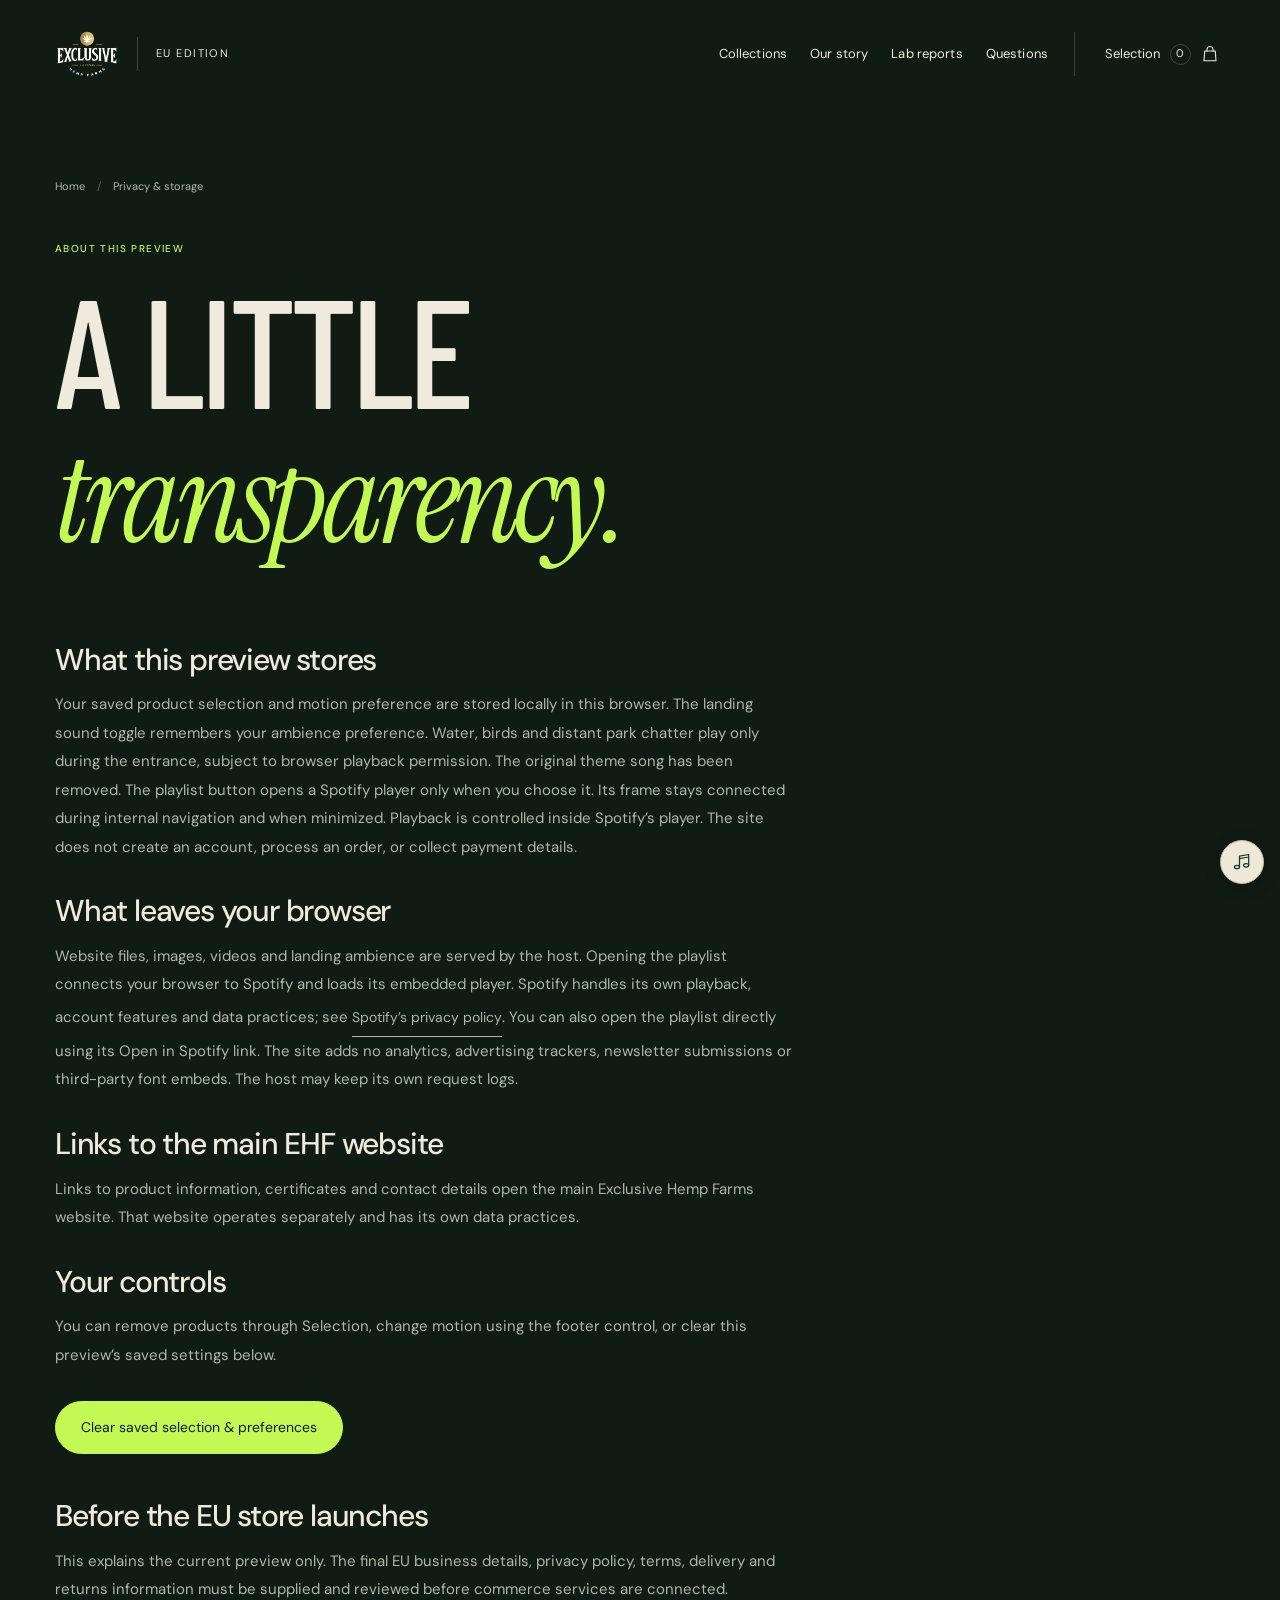
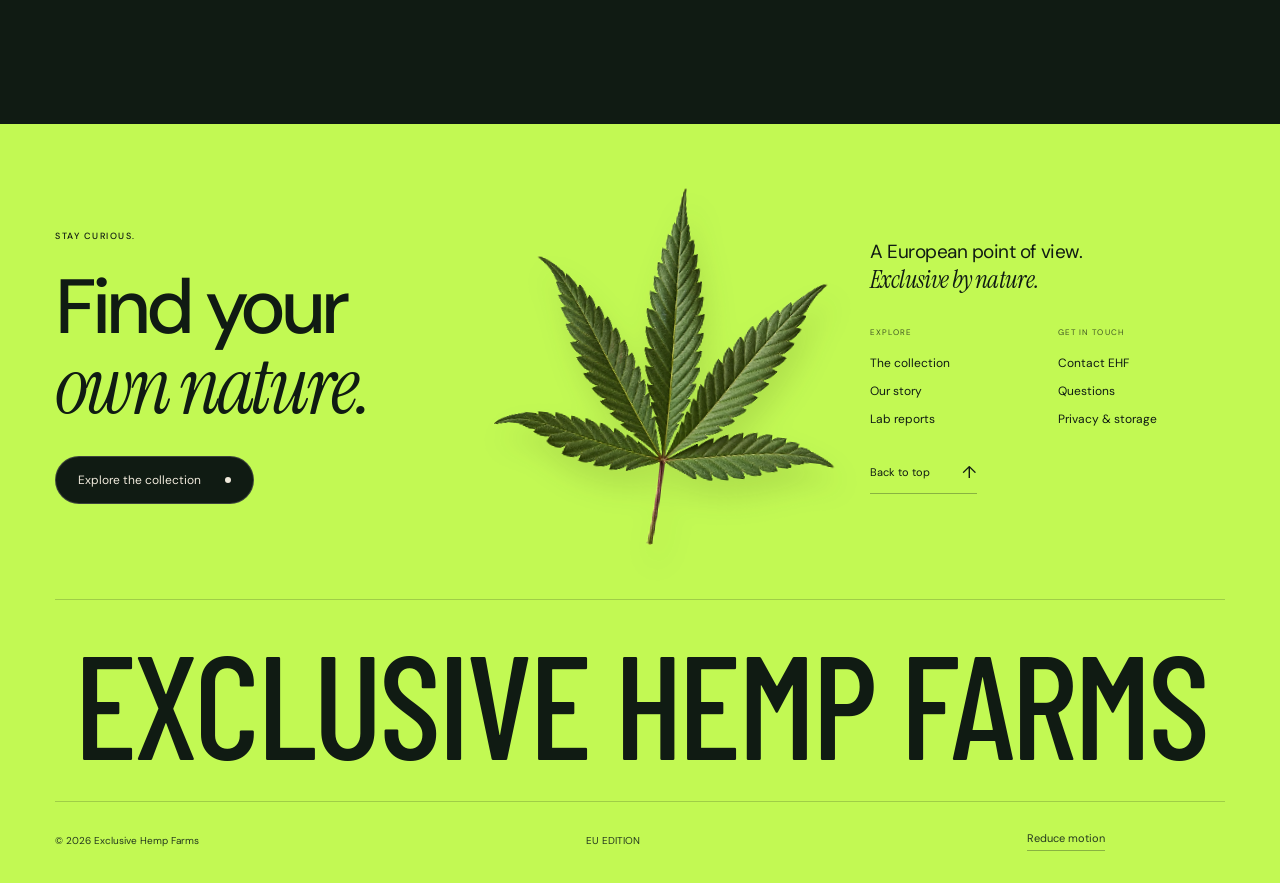
<file: public/privacy.html>
<!doctype html><html lang="en"><head><meta charset="utf-8"><meta name="viewport" content="width=device-width,initial-scale=1"><title>Privacy &amp; browser storage — Exclusive Hemp Farms EU</title><meta name="description" content="How this local EU preview uses browser storage for saved products and motion preferences."><meta name="theme-color" content="#101b13"><meta name="robots" content="noindex,nofollow"><link rel="icon" href="assets/favicon.png"><link rel="stylesheet" href="assets/fonts.css?v=1533f3475160"><link rel="stylesheet" href="styles.css?v=d5205878f6c6"><link rel="stylesheet" href="range.css?v=efde7f44a923"><link rel="stylesheet" href="soundscape.css?v=4248c386e1ec"><link rel="stylesheet" href="studies.css?v=fc1baa2a2f36"><link rel="stylesheet" href="leaf.css?v=dbc533bc6bcd"><link rel="stylesheet" href="smoke.css?v=e3075297af73"><link rel="stylesheet" href="entrance.css?v=60bba1873b85"><link rel="stylesheet" href="product-story.css?v=9e321ae81c49"><link rel="stylesheet" href="model-viewer.css?v=6ae8c938dfa9"><link rel="stylesheet" href="premium-range.css?v=fd14d6613553"><link rel="stylesheet" href="editions.css?v=f615f552817e"><script src="app.js?v=a95177cbecfe" type="module"></script><link rel="stylesheet" href="collection-cinema.css?v=55f308e5d722"><link rel="stylesheet" href="product-reveal.css?v=84df0d47ff23"><link rel="stylesheet" href="flavour-motion.css?v=278809ebc2f7"><link rel="stylesheet" href="mood-circle.css?v=da6bcfbf22dc"></head><body data-page="privacy" class="range-edition"><a class="skip-link" href="#main">Skip to content</a><header class="site-header">
    <a class="brand" href="index.html" aria-label="Exclusive Hemp Farms home"><img src="assets/ehf-logo.webp" width="74" height="72" alt="Exclusive Hemp Farms"><span class="edition">EU EDITION</span></a>
    <nav class="desktop-nav" aria-label="Main navigation"><a href="index.html#collections">Collections</a><a href="story.html">Our story</a><a href="index.html#standards">Lab reports</a><a href="index.html#questions">Questions</a></nav>
    <div class="header-actions"><button class="selection-toggle" data-open-selection aria-label="Open saved selection">Selection <span data-selection-count>0</span><svg viewBox="0 0 24 24" width="18" height="18" fill="none" stroke="currentColor" stroke-width="1.4" aria-hidden="true"><path d="M5 8h14l1 13H4L5 8Z"/><path d="M8 9V6a4 4 0 0 1 8 0v3"/></svg></button><button class="menu-toggle" aria-expanded="false" aria-controls="mobile-menu" aria-label="Open navigation"><span></span><span></span></button></div>
  </header><nav class="mobile-menu" id="mobile-menu" aria-label="Mobile navigation" hidden><a href="index.html#collections">Collections</a><a href="story.html">Our story</a><a href="index.html#standards">Lab reports</a><a href="index.html#questions">Questions</a><span>EXCLUSIVE HEMP FARMS / EU</span></nav><main id="main" class="inner-main"><section class="page-hero"><div class="breadcrumb"><a href="index.html">Home</a><span>/</span>Privacy & storage</div><span class="small-label">ABOUT THIS PREVIEW</span><h1 class="page-title">A LITTLE<br><em>transparency.</em></h1></section><article class="privacy-content"><h2>What this preview stores</h2><p>Your saved product selection and motion preference are stored locally in this browser. The landing sound toggle remembers your ambience preference. Water, birds and distant park chatter play only during the entrance, subject to browser playback permission. The original theme song has been removed. The playlist button opens a Spotify player only when you choose it. Its frame stays connected during internal navigation and when minimized. Playback is controlled inside Spotify’s player. The site does not create an account, process an order, or collect payment details.</p><h2>What leaves your browser</h2><p>Website files, images, videos and landing ambience are served by the host. Opening the playlist connects your browser to Spotify and loads its embedded player. Spotify handles its own playback, account features and data practices; see <a class="text-link" href="https://www.spotify.com/legal/privacy-policy/" target="_blank" rel="noopener noreferrer">Spotify’s privacy policy</a>. You can also open the playlist directly using its Open in Spotify link. The site adds no analytics, advertising trackers, newsletter submissions or third-party font embeds. The host may keep its own request logs.</p><h2>Links to the main EHF website</h2><p>Links to product information, certificates and contact details open the main Exclusive Hemp Farms website. That website operates separately and has its own data practices.</p><h2>Your controls</h2><p>You can remove products through Selection, change motion using the footer control, or clear this preview’s saved settings below.</p><button class="button lime" data-clear-storage>Clear saved selection & preferences</button><h2>Before the EU store launches</h2><p>This explains the current preview only. The final EU business details, privacy policy, terms, delivery and returns information must be supplied and reviewed before commerce services are connected.</p></article></main><footer class="site-footer footer-unified" id="find-your-nature" aria-labelledby="footer-invitation-title">
 <div class="footer-top"><div class="footer-invitation"><span class="small-label">STAY CURIOUS.</span><h2 id="footer-invitation-title">Find your<br><em>own nature.</em></h2><a class="button dark" href="collection.html">Explore the collection <span class="button-dot" aria-hidden="true"></span></a></div>
 <div class="footer-botanical"><!-- closing-leaf-start --><span class="closing-leaf" aria-hidden="true"><span class="leaf-sway"><img class="leaf-photo" src="assets/cannabis-fan-leaf.webp" width="1000" height="1032" alt="" loading="lazy" draggable="false"><canvas class="leaf-surface"></canvas></span></span><!-- closing-leaf-end --></div>
 <div class="footer-directory"><p class="footer-motto">A European point of view.<br><em>Exclusive by nature.</em></p><div class="footer-links"><div><span>EXPLORE</span><a href="collection.html">The collection</a><a href="story.html">Our story</a><a href="lab-reports.html">Lab reports</a></div><div><span>GET IN TOUCH</span><a href="https://exclusivehempfarms.com/contact-us/" target="_blank" rel="noopener noreferrer">Contact EHF</a><a href="index.html#questions">Questions</a><a href="privacy.html">Privacy & storage</a></div></div><a href="#main" class="text-link footer-back-top">Back to top <span aria-hidden="true">↑</span></a></div></div>
 <div class="footer-wordmark" aria-label="Exclusive Hemp Farms">EXCLUSIVE HEMP FARMS</div><div class="footer-bottom"><span>© 2026 Exclusive Hemp Farms</span><span>EU EDITION</span><button data-motion-toggle aria-pressed="false">Reduce motion</button></div>
 </footer><div id="overlay-root"></div><div class="toast" role="status" aria-live="polite"></div><noscript><p class="noscript-note">Product information is available without JavaScript. Enable JavaScript to filter products and save your selection.</p></noscript></body></html>
</file>
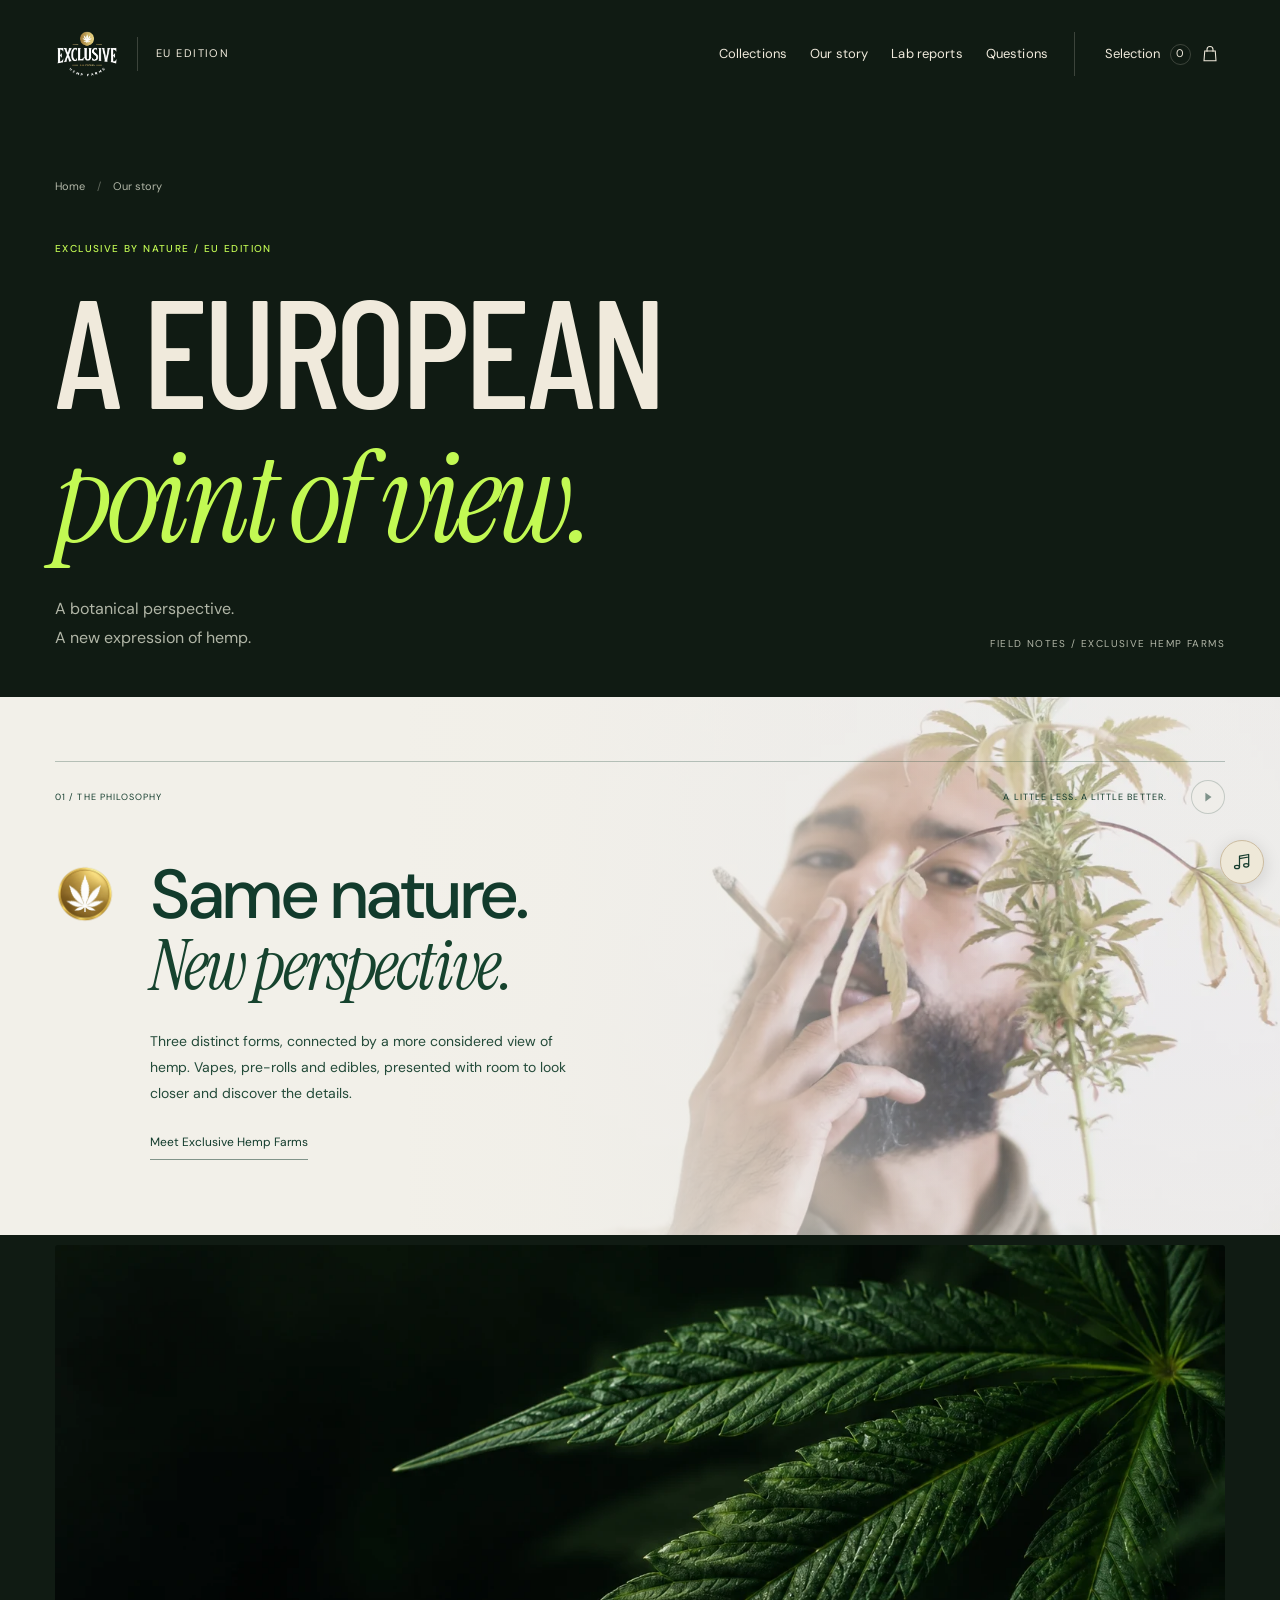
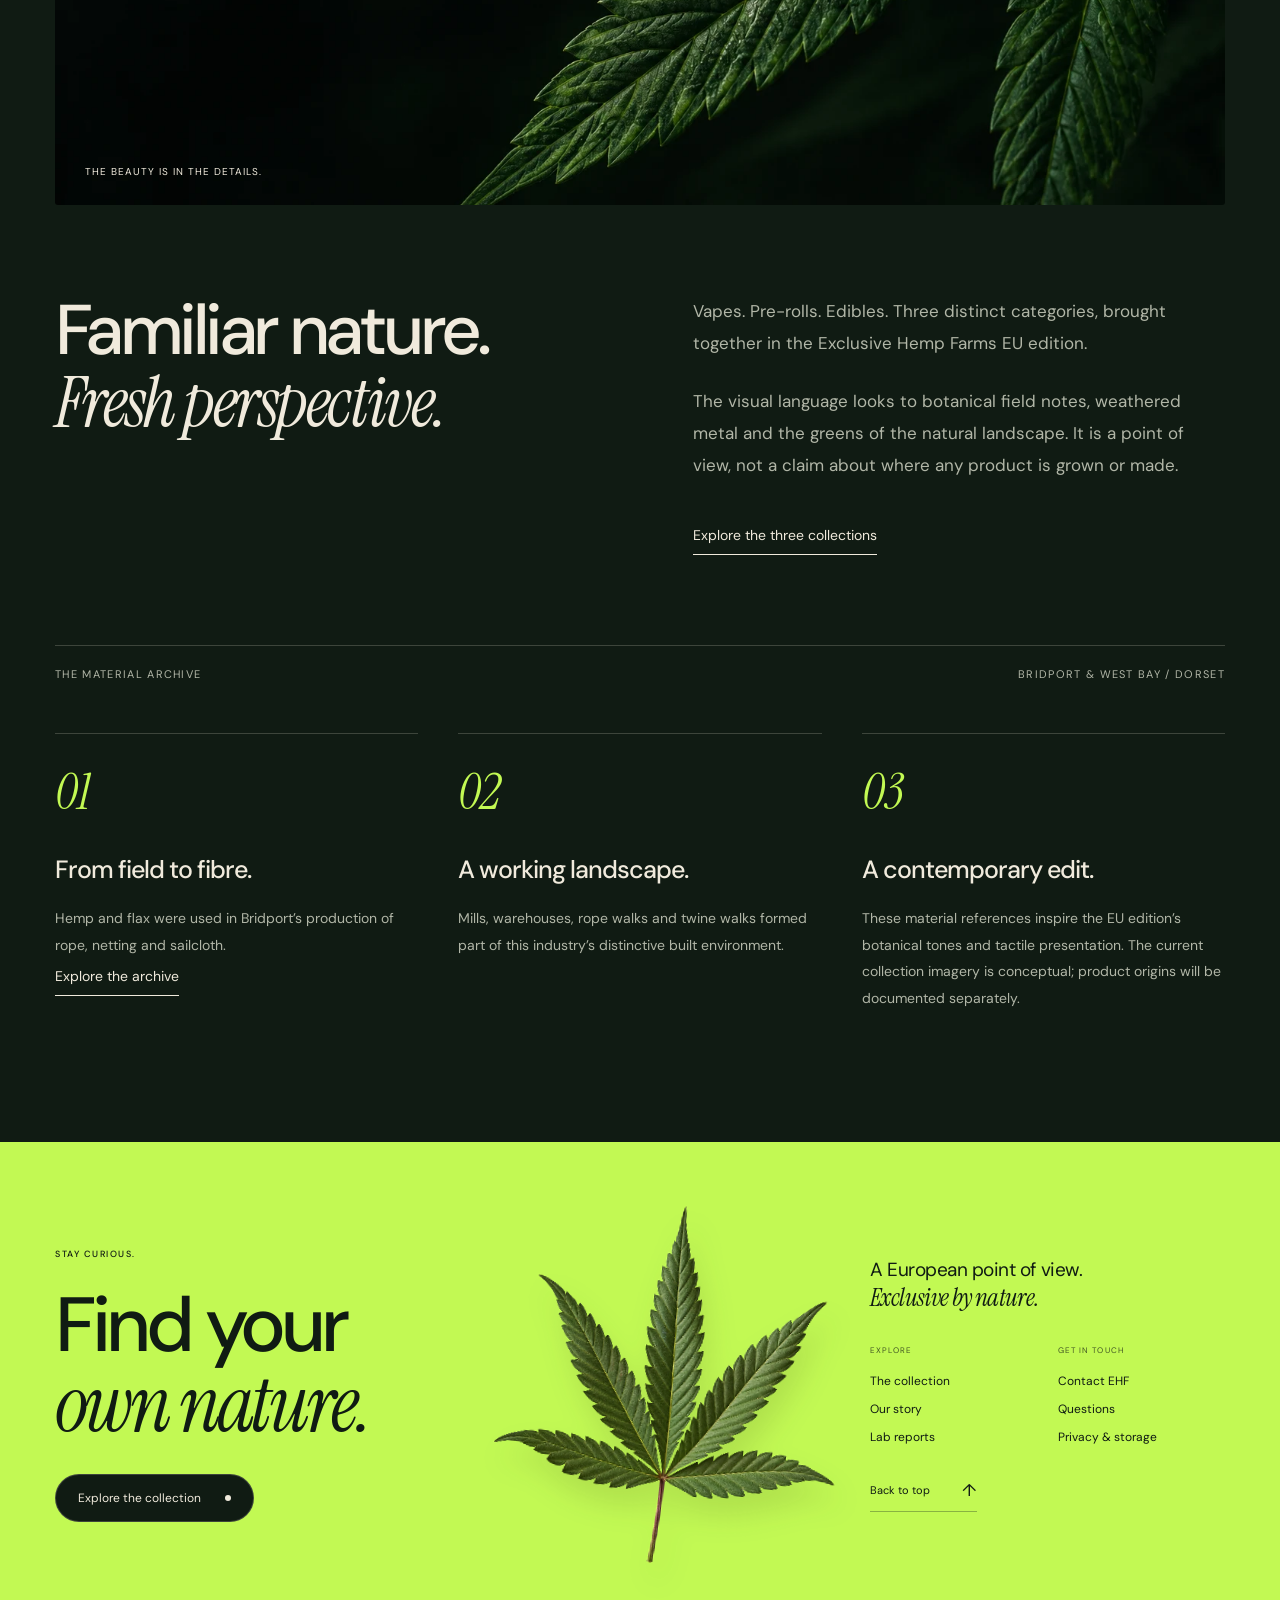
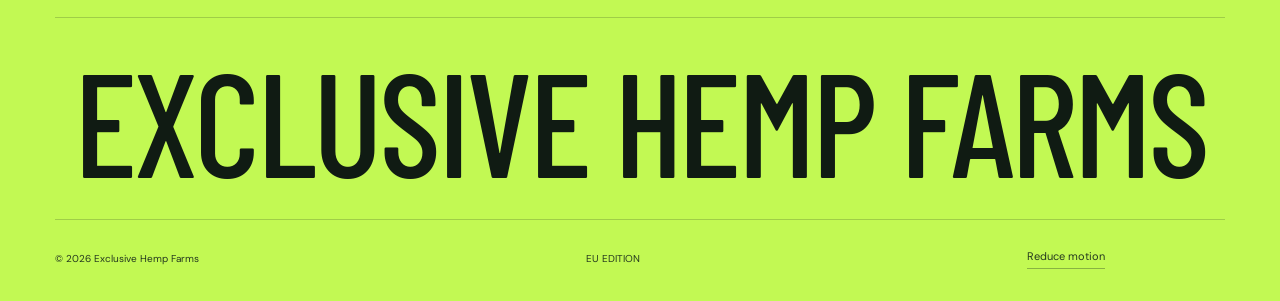
<file: public/story.html>
<!doctype html><html lang="en"><head><meta charset="utf-8"><meta name="viewport" content="width=device-width,initial-scale=1"><title>A European point of view — Exclusive Hemp Farms EU</title><meta name="description" content="Explore the thinking behind the EHF EU edition, with field notes on hemp and material heritage."><meta name="theme-color" content="#101b13"><meta name="robots" content="noindex,nofollow"><link rel="icon" href="assets/favicon.png"><link rel="stylesheet" href="assets/fonts.css?v=1533f3475160"><link rel="stylesheet" href="styles.css?v=d5205878f6c6"><link rel="stylesheet" href="range.css?v=efde7f44a923"><link rel="stylesheet" href="soundscape.css?v=4248c386e1ec"><link rel="stylesheet" href="studies.css?v=fc1baa2a2f36"><link rel="stylesheet" href="leaf.css?v=dbc533bc6bcd"><link rel="stylesheet" href="smoke.css?v=e3075297af73"><link rel="stylesheet" href="entrance.css?v=60bba1873b85"><link rel="stylesheet" href="product-story.css?v=9e321ae81c49"><link rel="stylesheet" href="model-viewer.css?v=6ae8c938dfa9"><link rel="stylesheet" href="premium-range.css?v=fd14d6613553"><link rel="stylesheet" href="editions.css?v=f615f552817e"><script src="app.js?v=a95177cbecfe" type="module"></script><link rel="stylesheet" href="collection-cinema.css?v=55f308e5d722"><link rel="stylesheet" href="product-reveal.css?v=84df0d47ff23"><link rel="stylesheet" href="flavour-motion.css?v=278809ebc2f7"><link rel="stylesheet" href="mood-circle.css?v=da6bcfbf22dc"></head><body data-page="story" class="range-edition"><a class="skip-link" href="#main">Skip to content</a><header class="site-header">
    <a class="brand" href="index.html" aria-label="Exclusive Hemp Farms home"><img src="assets/ehf-logo.webp" width="74" height="72" alt="Exclusive Hemp Farms"><span class="edition">EU EDITION</span></a>
    <nav class="desktop-nav" aria-label="Main navigation"><a href="index.html#collections">Collections</a><a href="story.html">Our story</a><a href="index.html#standards">Lab reports</a><a href="index.html#questions">Questions</a></nav>
    <div class="header-actions"><button class="selection-toggle" data-open-selection aria-label="Open saved selection">Selection <span data-selection-count>0</span><svg viewBox="0 0 24 24" width="18" height="18" fill="none" stroke="currentColor" stroke-width="1.4" aria-hidden="true"><path d="M5 8h14l1 13H4L5 8Z"/><path d="M8 9V6a4 4 0 0 1 8 0v3"/></svg></button><button class="menu-toggle" aria-expanded="false" aria-controls="mobile-menu" aria-label="Open navigation"><span></span><span></span></button></div>
  </header><nav class="mobile-menu" id="mobile-menu" aria-label="Mobile navigation" hidden><a href="index.html#collections">Collections</a><a href="story.html">Our story</a><a href="index.html#standards">Lab reports</a><a href="index.html#questions">Questions</a><span>EXCLUSIVE HEMP FARMS / EU</span></nav><main id="main" class="inner-main"><section class="page-hero"><div class="breadcrumb"><a href="index.html">Home</a><span>/</span>Our story</div><span class="small-label">EXCLUSIVE BY NATURE / EU EDITION</span><h1 class="page-title">A EUROPEAN<br><em>point of view.</em></h1><div class="page-intro"><p>A botanical perspective.<br>A new expression of hemp.</p><span>FIELD NOTES / EXCLUSIVE HEMP FARMS</span></div></section><section class="introduction section intro-film-section" id="introduction" aria-labelledby="philosophy-title">
 <div class="intro-film" aria-hidden="true"><video data-intro-film data-src="assets/hemp-details.mp4" poster="assets/hemp-details-poster.webp" muted loop playsinline preload="none" disablepictureinpicture disableremoteplayback></video></div><div class="intro-film-shade" aria-hidden="true"></div>
 <div class="eyebrow"><span>01 / THE PHILOSOPHY</span><div class="intro-top-tools"><span>A LITTLE LESS. A LITTLE BETTER.</span><button class="intro-film-toggle" data-intro-film-toggle aria-label="Pause philosophy background" aria-pressed="false"><svg width="14" height="14" viewBox="0 0 16 16" aria-hidden="true"><path class="intro-film-pause" d="M5 3v10M11 3v10"/><path class="intro-film-play" d="m5 3 7 5-7 5Z"/></svg></button></div></div>
 <div class="intro-body"><span class="star" aria-hidden="true"><img class="brand-emblem" src="assets/hemp-gold-circle.webp" width="1254" height="1254" alt="" loading="lazy"></span><h2 id="philosophy-title">Same nature.<br><em>New perspective.</em></h2><div class="intro-copy"><p>Three distinct forms, connected by a more considered view of hemp. Vapes, pre-rolls and edibles, presented with room to look closer and discover the details.</p><a class="text-link" href="collection.html">Meet Exclusive Hemp Farms</a></div></div>
 </section><div class="editorial-cover"><img src="assets/botanical.webp" width="1536" height="1024" alt="Editorial artwork studying the veins of a hemp leaf"><span>THE BEAUTY IS IN THE DETAILS.</span></div><section class="editorial-grid"><h2>Familiar nature.<br><em>Fresh perspective.</em></h2><div><p>Vapes. Pre-rolls. Edibles. Three distinct categories, brought together in the Exclusive Hemp Farms EU edition.</p><p>The visual language looks to botanical field notes, weathered metal and the greens of the natural landscape. It is a point of view, not a claim about where any product is grown or made.</p><a class="text-link" href="collection.html">Explore the three collections</a></div></section><section class="section field-notes" id="field-notes"><div class="eyebrow"><span>THE MATERIAL ARCHIVE</span><span>BRIDPORT & WEST BAY / DORSET</span></div><div class="values-grid"><article class="value-entry"><span>01</span><h3>From field to fibre.</h3><p>Hemp and flax were used in Bridport’s production of rope, netting and sailcloth.</p><a class="text-link" href="https://historicengland.org.uk/images-books/publications/bridport-and-west-bay/" target="_blank" rel="noopener noreferrer">Explore the archive</a></article><article class="value-entry"><span>02</span><h3>A working landscape.</h3><p>Mills, warehouses, rope walks and twine walks formed part of this industry’s distinctive built environment.</p></article><article class="value-entry"><span>03</span><h3>A contemporary edit.</h3><p>These material references inspire the EU edition’s botanical tones and tactile presentation. The current collection imagery is conceptual; product origins will be documented separately.</p></article></div></section></main><footer class="site-footer footer-unified" id="find-your-nature" aria-labelledby="footer-invitation-title">
 <div class="footer-top"><div class="footer-invitation"><span class="small-label">STAY CURIOUS.</span><h2 id="footer-invitation-title">Find your<br><em>own nature.</em></h2><a class="button dark" href="collection.html">Explore the collection <span class="button-dot" aria-hidden="true"></span></a></div>
 <div class="footer-botanical"><!-- closing-leaf-start --><span class="closing-leaf" aria-hidden="true"><span class="leaf-sway"><img class="leaf-photo" src="assets/cannabis-fan-leaf.webp" width="1000" height="1032" alt="" loading="lazy" draggable="false"><canvas class="leaf-surface"></canvas></span></span><!-- closing-leaf-end --></div>
 <div class="footer-directory"><p class="footer-motto">A European point of view.<br><em>Exclusive by nature.</em></p><div class="footer-links"><div><span>EXPLORE</span><a href="collection.html">The collection</a><a href="story.html">Our story</a><a href="lab-reports.html">Lab reports</a></div><div><span>GET IN TOUCH</span><a href="https://exclusivehempfarms.com/contact-us/" target="_blank" rel="noopener noreferrer">Contact EHF</a><a href="index.html#questions">Questions</a><a href="privacy.html">Privacy & storage</a></div></div><a href="#main" class="text-link footer-back-top">Back to top <span aria-hidden="true">↑</span></a></div></div>
 <div class="footer-wordmark" aria-label="Exclusive Hemp Farms">EXCLUSIVE HEMP FARMS</div><div class="footer-bottom"><span>© 2026 Exclusive Hemp Farms</span><span>EU EDITION</span><button data-motion-toggle aria-pressed="false">Reduce motion</button></div>
 </footer><div id="overlay-root"></div><div class="toast" role="status" aria-live="polite"></div><noscript><p class="noscript-note">Product information is available without JavaScript. Enable JavaScript to filter products and save your selection.</p></noscript></body></html>
</file>
<file: public/assets/fonts.css>
@font-face {
  font-family: 'Barlow Condensed';
  font-style: normal;
  font-weight: 500;
  font-display: swap;
  src: url(font-0.woff2) format('woff2');
}
@font-face {
  font-family: 'Barlow Condensed';
  font-style: normal;
  font-weight: 600;
  font-display: swap;
  src: url(font-1.woff2) format('woff2');
}
@font-face {
  font-family: 'DM Sans';
  font-style: normal;
  font-weight: 400;
  font-display: swap;
  src: url(font-2.woff2) format('woff2');
}
@font-face {
  font-family: 'DM Sans';
  font-style: normal;
  font-weight: 500;
  font-display: swap;
  src: url(font-3.woff2) format('woff2');
}
@font-face {
  font-family: 'DM Sans';
  font-style: normal;
  font-weight: 600;
  font-display: swap;
  src: url(font-4.woff2) format('woff2');
}
@font-face {
  font-family: 'DM Sans';
  font-style: normal;
  font-weight: 700;
  font-display: swap;
  src: url(font-5.woff2) format('woff2');
}
@font-face {
  font-family: 'Instrument Serif';
  font-style: italic;
  font-weight: 400;
  font-display: swap;
  src: url(font-6.woff2) format('woff2');
}
@font-face {
  font-family: 'Instrument Serif';
  font-style: normal;
  font-weight: 400;
  font-display: swap;
  src: url(font-7.woff2) format('woff2');
}
</file>
<file: public/styles.css>
@charset "UTF-8";
:root{--ink:#101b13;--deep:#09120d;--panel:#17271b;--cream:#f0eadc;--muted:#b1b6a7;--lime:#c2f953;--line:rgba(240,234,220,.2);--sans:'DM Sans',sans-serif;--display:'Barlow Condensed',sans-serif;--serif:'Instrument Serif',serif;--gutter:clamp(24px,4.3vw,88px)}
*{box-sizing:border-box}html{scroll-behavior:smooth;scroll-padding-top:110px}body{margin:0;background:var(--ink);color:var(--cream);font:400 16px/1.6 var(--sans);-webkit-font-smoothing:antialiased}button,input,select,textarea{font:inherit}button,a{-webkit-tap-highlight-color:transparent}a{color:inherit;text-decoration:none}button{color:inherit;cursor:pointer;border:0;background:none}button:disabled{cursor:not-allowed}a:focus-visible,button:focus-visible,summary:focus-visible,input:focus-visible,select:focus-visible{outline:2px solid var(--lime);outline-offset:6px}img{max-width:100%;display:block}h1,h2,h3,p{margin:0}h2{font-size:clamp(40px,5.4vw,88px);font-weight:500;letter-spacing:-.065em;line-height:1.02}h2 em,h3 em{font-family:var(--serif);font-weight:400;letter-spacing:-.035em}button[hidden],[hidden]{display:none!important}::selection{background:var(--lime);color:var(--ink)}.skip-link{position:fixed;top:-100px;left:24px;background:var(--lime);padding:12px 20px;color:var(--ink);z-index:100}.skip-link:focus{top:10px}.site-header{height:108px;display:flex;justify-content:space-between;align-items:center;padding:0 var(--gutter);border-bottom:0;position:absolute;inset:0 0 auto;z-index:30;transition:background .4s,box-shadow .4s}.site-header.scrolled{position:fixed;height:80px;background:rgba(9,18,13,.98);box-shadow:0 4px 20px #0001}.brand{display:flex;align-items:center;gap:18px}.brand img{width:64px;height:69px;object-fit:contain}.edition{font-size:11px;letter-spacing:.13em;border-left:1px solid var(--line);padding:8px 0 8px 18px}.desktop-nav{display:flex;align-items:center;gap:32px}.desktop-nav a{font-size:13px;letter-spacing:.01em;position:relative;padding:10px 0}.desktop-nav a:after,.text-link:after{content:'';height:1px;background:var(--lime);position:absolute;left:0;bottom:4px;width:100%;transform:scaleX(0);transform-origin:right;transition:transform .35s}.desktop-nav a:hover:after,.text-link:hover:after{transform:scaleX(1);transform-origin:left}.header-actions{display:flex;gap:15px;align-items:center}.selection-toggle{display:flex;align-items:center;gap:10px;font-size:13px}.selection-toggle [data-selection-count]{font-size:11px;min-width:21px;height:21px;display:grid;place-items:center;border:1px solid var(--line);border-radius:50%}.menu-toggle{width:42px;height:42px;display:none}.menu-toggle span{display:block;width:24px;height:1px;background:var(--cream);margin:6px auto}.mobile-menu{position:fixed;inset:80px 0 0;background:var(--deep);z-index:29;padding:50px var(--gutter);display:flex;flex-direction:column;gap:20px}.mobile-menu a{font-size:46px;font-family:var(--serif)}.mobile-menu>span{font-size:12px;letter-spacing:.15em;margin-top:auto;color:var(--muted)}.hero{padding:145px var(--gutter) 35px;min-height:800px;height:min(980px,100svh);position:relative;background:radial-gradient(ellipse at 15% 50%,#2c361c55 0%,transparent 55%);overflow:hidden}.hero-topline{display:flex;justify-content:space-between;font-size:10px;letter-spacing:.12em;color:var(--muted)}.hero-composition{height:calc(100% - 160px);min-height:440px;position:relative;margin-top:12px}.hero-image-wrap{position:absolute;right:8.5%;top:2%;height:100%;width:31%;max-height:660px;border-radius:46% 46% 2px 2px;overflow:hidden;transform:rotate(8deg);background:#77795b}.hero-image{height:110%;width:100%;object-fit:cover;object-position:50% 58%;transform:scale(1.1);will-change:transform}.image-caption{position:absolute;bottom:12px;left:0;right:0;text-align:center;font-size:8px;letter-spacing:.14em;color:var(--cream);text-shadow:0 1px 3px #0009}h1{position:relative;height:100%;font-family:var(--display);font-weight:600;line-height:.8;letter-spacing:-.025em;pointer-events:none}.hero-line{position:absolute;z-index:2;white-space:nowrap;font-size:clamp(100px,15.8vw,258px);display:block}.hero-line.one{left:0;top:7%}.hero-line.two{right:0;bottom:10%}.hero-script{position:absolute;left:26%;top:36%;font:italic 400 clamp(90px,12vw,200px)/.8 var(--serif);letter-spacing:-.05em;color:var(--lime);z-index:3}.hero-orbit{position:absolute;width:95px;height:95px;left:3%;bottom:1%;color:var(--lime)}.hero-orbit svg{width:100%;height:100%;animation:orbit 35s linear infinite;fill:currentColor;font:9px var(--sans);letter-spacing:1.8px}.hero-orbit-logo{position:absolute;left:50%;top:50%;width:64%;height:64%;object-fit:contain;transform:translate(-50%,-50%)}.hero-bottom{display:grid;grid-template-columns:1fr auto 1fr;align-items:end;gap:24px;margin-top:26px;position:relative;z-index:3}.hero-bottom p{font-size:14px;color:var(--muted);max-width:330px;line-height:1.5}.button{min-height:53px;border:1px solid var(--line);border-radius:99px;padding:15px 25px;display:inline-flex;align-items:center;justify-content:center;gap:27px;font-size:14px;line-height:1.5;transition:background .25s,color .25s,transform .25s}.button.lime{background:var(--lime);color:var(--ink);border-color:var(--lime)}.button.lime:hover{background:var(--cream);border-color:var(--cream);transform:translateY(-3px)}.button-dot{height:6px;width:6px;border-radius:50%;background:currentColor}.scroll-cue{font-size:10px;letter-spacing:.12em;display:flex;align-items:center;justify-self:end;gap:14px}.scroll-line{height:40px;width:1px;background:var(--muted);position:relative;overflow:hidden}.scroll-line:after{content:'';position:absolute;inset:0;background:var(--lime);animation:scroll-line 2s ease-in-out infinite}.marquee{background:var(--lime);color:var(--ink);overflow:hidden;line-height:1;padding:18px 0}.marquee>div{width:max-content;display:flex;align-items:center;gap:55px;animation:marquee 35s linear infinite}.marquee span{font:500 22px var(--display);letter-spacing:.03em}.marquee i{font:italic 25px var(--serif)}.section{padding:100px var(--gutter)}.eyebrow{display:flex;justify-content:space-between;font-size:11px;letter-spacing:.12em;border-top:1px solid var(--line);padding-top:20px;color:var(--muted);margin-bottom:50px}.intro-body{display:grid;grid-template-columns:.2fr 1.3fr .7fr;gap:50px;align-items:start}.star{font-size:60px;color:var(--lime);line-height:1.2}.intro-copy{padding-top:10px}.intro-copy p{font-size:16px;line-height:1.8;color:var(--muted);max-width:360px}.text-link{display:inline-block;position:relative;border-bottom:1px solid currentColor;padding:8px 0;font-size:14px;line-height:1.5}.text-link:after{bottom:-1px}.intro-copy .text-link{margin-top:28px}.collections{padding-top:20px}.section-heading{display:flex;justify-content:space-between;align-items:end;gap:30px;margin-bottom:45px}.collection-grid{display:grid;grid-template-columns:1.18fr .82fr;grid-template-rows:300px 300px;gap:16px}.collection-card{position:relative;overflow:hidden;background:var(--panel);border-radius:3px;isolation:isolate;display:flex;flex-direction:column;justify-content:space-between;padding:27px 30px;transition:background .4s}.collection-card.oils{grid-row:span 2}.collection-card.oils>img{position:absolute;inset:0;width:100%;height:100%;object-fit:cover;transition:transform .8s cubic-bezier(.2,.7,.2,1);z-index:-2;filter:brightness(.73)}.collection-card.oils:after{content:'';inset:45% 0 0;position:absolute;background:linear-gradient(transparent,#09120dce);z-index:-1}.collection-index{font-size:11px;letter-spacing:.13em;position:relative;z-index:2}.collection-card h3{font-size:clamp(30px,3.8vw,61px);letter-spacing:-.05em;line-height:1.05;font-weight:500;max-width:60%;position:relative;z-index:1}.collection-card h3 em{display:block}.collection-card.oils h3{max-width:none}.collection-card.oils h3 em{display:inline}.collection-bottom{display:flex;align-items:center;justify-content:space-between;gap:20px;font-size:10px;letter-spacing:.12em;margin-top:24px}.collection-bottom b{border-radius:50%;background:var(--lime);color:var(--ink);height:32px;width:32px;display:grid;place-items:center;font:24px var(--sans);transition:transform .5s}.collection-card:hover b{transform:rotate(90deg)}.collection-card:hover>img{transform:scale(1.04)}.collection-card.softgels{background:#d5d8bb;color:var(--ink)}.collection-card.skincare{background:#c3b794;color:var(--ink)}.softgels>img,.skincare>img{position:absolute;right:-1%;top:2%;height:93%;width:53%;object-fit:contain;mix-blend-mode:multiply;transition:transform .7s;pointer-events:none}.site-footer{padding:70px var(--gutter) 22px;background:var(--deep);overflow:hidden}.footer-top{display:flex;justify-content:space-between;align-items:start;margin-bottom:80px}.footer-top p{font-size:26px;letter-spacing:-.03em;line-height:1.25}.footer-top em{font-family:var(--serif);font-weight:400;font-size:33px}.footer-wordmark{font:500 15.55vw/.85 var(--display);letter-spacing:-.025em;white-space:nowrap;border-bottom:1px solid var(--line);padding-bottom:35px;position:relative}.footer-wordmark>span{font:16px var(--sans);vertical-align:top;margin-left:8px}.footer-bottom{display:flex;justify-content:space-between;align-items:center;gap:20px;padding-top:24px;font-size:11px;color:var(--muted)}.footer-bottom button{font-size:12px;border-bottom:1px solid var(--line);padding:0 0 2px}.toast{position:fixed;bottom:24px;left:50%;transform:translate(-50%,30px);padding:14px 24px;border-radius:99px;background:var(--lime);color:var(--ink);z-index:100;opacity:0;pointer-events:none;font-size:14px;transition:.3s;max-width:calc(100% - 32px);text-align:center}.toast.visible{transform:translate(-50%,0);opacity:1}.reveal{transition:opacity .8s ease,transform .8s cubic-bezier(.2,.7,.2,1)}.js-motion .reveal:not(.in-view){opacity:0;transform:translateY(38px)}.no-scroll{overflow:hidden}.motion-off *{animation:none!important;transition:none!important;scroll-behavior:auto!important}.motion-off .reveal{opacity:1!important;transform:none!important}
@keyframes orbit{to{transform:rotate(360deg)}}@keyframes marquee{to{transform:translateX(-50%)}}@keyframes scroll-line{0%{transform:translateY(-100%)}100%{transform:translateY(100%)}}@keyframes enter-up{from{opacity:0;transform:translateY(65px)}to{opacity:1;transform:translateY(0)}}
@media(min-width:901px){body:not(.motion-off) .hero-line.one{animation:enter-up 1s .15s both}body:not(.motion-off) .hero-script{animation:enter-up 1.1s .35s both}body:not(.motion-off) .hero-line.two{animation:enter-up 1s .5s both}}
@media(min-width:1700px){.hero-composition{max-width:1600px;margin-left:auto;margin-right:auto}}
@media(max-width:1100px){.desktop-nav{gap:20px}.edition{display:none}.hero{min-height:750px}.hero-image-wrap{right:5%;width:36%;top:5%;height:90%}.hero-orbit{left:0;width:80px;height:80px}.intro-body{grid-template-columns:1fr 1fr;gap:35px}.intro-body .star{display:none}.collection-grid{grid-template-rows:270px 270px}.hero-topline>span:last-child{display:none}}
@media(max-width:760px){html{scroll-padding-top:85px}.site-header{height:88px}.site-header.scrolled{height:76px}.brand img{height:59px;width:56px}.desktop-nav{display:none}.menu-toggle{display:block}.header-actions{gap:15px}.selection-toggle{font-size:12px}.selection-toggle svg{display:none}.hero{padding-top:115px;height:auto;min-height:0;padding-bottom:30px}.hero-topline{font-size:8px;letter-spacing:.11em}.hero-composition{height:560px;min-height:0;margin-top:30px}.hero-image-wrap{width:65%;height:72%;right:0;top:9%;border-radius:45% 45% 2px 2px;transform:rotate(6deg)}.hero-line{font-size:clamp(82px,24.5vw,180px)}.hero-line.one{top:0}.hero-script{font-size:clamp(75px,24vw,160px);left:5%;top:32%}.hero-line.two{bottom:4%;font-size:clamp(70px,18.5vw,142px)}.hero-orbit{bottom:16%;left:1%;width:66px;height:66px}.hero-bottom{display:flex;flex-wrap:wrap;gap:24px;margin-top:14px}.hero-bottom p{font-size:14px;flex-basis:100%}.hero-bottom .button{padding:13px 20px;min-height:48px;font-size:13px}.scroll-cue{margin-left:auto;font-size:8px;max-width:75px;gap:10px}.scroll-line{flex-shrink:0}.marquee{padding:15px 0}.marquee span{font-size:20px}.marquee i{font-size:22px}.section{padding:65px var(--gutter)}.eyebrow{font-size:9px;margin-bottom:34px;gap:30px}.eyebrow span:last-child{text-align:right}.intro-body{display:block}.intro-copy{padding-top:25px}.intro-copy p{max-width:none}.intro-copy .text-link{margin-top:15px}.collections{padding-top:5px}.section-heading{align-items:start;flex-direction:column;gap:20px;margin-bottom:30px}h2{font-size:clamp(40px,11vw,65px)}.collection-grid{display:flex;flex-direction:column;gap:12px}.collection-card.oils{height:470px}.collection-card{min-height:275px;padding:23px}.collection-card h3{font-size:42px}.collection-card.oils h3{font-size:48px}.softgels>img,.skincare>img{width:53%}.footer-top{gap:25px;margin-bottom:65px}.footer-top p{font-size:20px}.footer-top em{font-size:27px}.footer-top .text-link{font-size:12px}.footer-wordmark{font-size:15vw;padding-bottom:24px}.footer-wordmark>span{font-size:10px}.footer-bottom{flex-wrap:wrap;font-size:10px;gap:15px}.footer-bottom>span:nth-child(2){display:none}}
@media(max-width:400px){.hero-composition{height:480px}.hero-image-wrap{height:73%}.hero-line.two{bottom:2%}.hero-bottom .button{font-size:12px;gap:16px}.hero-orbit{bottom:17%;width:57px;height:57px}}
@media(prefers-reduced-motion:reduce){html{scroll-behavior:auto}*,*:before,*:after{animation:none!important;transition:none!important}.reveal{opacity:1!important;transform:none!important}}

/* Catalogue, editorial chapters and connected product views. */
.sr-only{position:absolute;width:1px;height:1px;padding:0;margin:-1px;overflow:hidden;clip:rect(0,0,0,0);white-space:nowrap;border:0}.motion-off .hero-image{transform:none!important}
.section-aside{max-width:280px;color:var(--muted)}.section-aside p{font-size:14px;margin-bottom:10px}.featured{padding-top:10px}.product-grid{display:grid;grid-template-columns:repeat(4,1fr);gap:20px}.product-image{position:relative;overflow:hidden;aspect-ratio:4/5;color:var(--ink);border-radius:2px}.product-image>a{display:block;width:100%;height:100%}.product-image img{width:100%;height:100%;object-fit:contain;mix-blend-mode:multiply;transition:transform .75s cubic-bezier(.2,.7,.2,1);padding:24px 12px}.product-card:hover .product-image img{transform:translateY(-8px) scale(1.045)}.sage{background:#c4cab1}.sand{background:#d6ccaf}.lavender{background:#cbc8d4}.clay{background:#cfb99f}.product-format{position:absolute;left:18px;top:18px;font-size:9px;text-transform:uppercase;letter-spacing:.1em;pointer-events:none}.save-button{position:absolute;right:14px;bottom:14px;width:40px;height:40px;border-radius:50%;display:grid;place-items:center;background:var(--cream);color:var(--ink);font-size:25px;line-height:1;transition:background .25s,transform .25s}.save-button:hover,.save-button[aria-pressed=true]{background:var(--lime)}.save-button:hover{transform:rotate(10deg)}.save-button[aria-pressed=true]{font-size:19px}.product-name{display:flex;justify-content:space-between;align-items:baseline;gap:10px;padding-top:20px}.product-name h3{font-size:19px;letter-spacing:-.04em;font-weight:500;line-height:1.3}.product-name>span{font-size:10px;border-bottom:1px solid var(--line);padding-bottom:1px;color:var(--muted)}.product-card>p{font-size:12px;color:var(--muted);line-height:1.5;padding-top:6px}.range-note{font-size:12px;color:var(--muted);border-top:1px solid var(--line);padding-top:20px;margin-top:38px}.story-chapter{height:200svh;position:relative}.story-sticky{position:sticky;top:0;min-height:750px;height:100svh;padding:60px var(--gutter);overflow:hidden;isolation:isolate;display:flex;flex-direction:column;justify-content:space-between;background:var(--deep)}.story-background{position:absolute;inset:0;width:100%;height:100%;object-fit:cover;object-position:center;z-index:-3;will-change:transform}.story-shade{position:absolute;inset:0;background:linear-gradient(90deg,#09120ddb,#09120d40 70%),linear-gradient(0deg,#09120d75,transparent 35%);z-index:-2}.story-topline{display:flex;justify-content:space-between;color:var(--muted);font-size:10px;letter-spacing:.12em;padding-top:40px}.story-kicker{display:block;font-size:10px;letter-spacing:.14em;color:var(--lime);margin-bottom:25px}.story-content h2{font-size:clamp(50px,6.5vw,110px);line-height:1.02;letter-spacing:-.06em}.story-content h2 em{color:var(--lime)}.story-content p{max-width:345px;margin:28px 0;font-size:14px;line-height:1.7;color:var(--muted)}.button.outline:hover{background:var(--cream);color:var(--ink);border-color:var(--cream)}.story-chapters{display:flex;justify-content:space-between;max-width:600px;gap:20px;padding-bottom:16px;position:relative;color:#d6dbcc80;font-size:10px;letter-spacing:.08em;margin-top:30px}.story-chapters>.active{color:var(--lime)}.chapter-progress{position:absolute;bottom:0;left:0;right:0;height:1px;background:#f0eadc40}.chapter-progress>span{display:block;background:var(--lime);height:100%;transform:scaleX(0);transform-origin:left}.standards-layout{display:grid;grid-template-columns:1fr 1fr;gap:10%;align-items:center}.small-label{display:block;font-size:10px;letter-spacing:.14em;font-weight:500}.standards-copy>.small-label{color:var(--lime);margin-bottom:25px}.standards-copy>p{color:var(--muted);line-height:1.8;max-width:385px;margin:30px 0}.report-panel{background:var(--cream);color:var(--ink);padding:30px;border-radius:3px;transform:rotate(2deg)}.report-heading{display:flex;justify-content:space-between;font-size:8px;letter-spacing:.07em;border-bottom:1px solid #101b1330;padding-bottom:14px}.report-monogram{font:italic 100px/.9 var(--serif);letter-spacing:-.06em;padding:35px 0}.report-monogram>span{display:block;font:10px var(--sans);letter-spacing:.15em;margin:10px 0 0;text-transform:uppercase}.report-fields details{border-top:1px solid #101b1330;padding:4px 0}.report-fields summary{display:flex;align-items:center;gap:16px;cursor:pointer;font-size:14px;padding:14px 0;list-style:none}.report-fields summary::-webkit-details-marker{display:none}.report-fields summary>span{font-size:9px;opacity:.6}.report-fields summary>b{margin-left:auto;font-weight:400;font-size:22px;transition:transform .25s}.report-fields details[open] summary>b{transform:rotate(45deg)}.report-fields p{font-size:13px;line-height:1.65;padding:0 5px 17px 30px;max-width:380px}.report-footnote{font-size:10px;opacity:.7;border-top:1px solid #101b1330;padding-top:18px;line-height:1.6}.questions{padding-top:40px}.faq-layout{display:grid;grid-template-columns:1fr 1.3fr;gap:10%}.faq-list details{border-bottom:1px solid var(--line)}.faq-list details:first-child{border-top:1px solid var(--line)}.faq-list summary{display:flex;align-items:center;justify-content:space-between;gap:30px;padding:25px 0;list-style:none;font-size:17px;font-weight:500;letter-spacing:-.02em;cursor:pointer;line-height:1.5}.faq-list summary::-webkit-details-marker{display:none}.faq-list summary>span{font-size:25px;font-weight:400;color:var(--lime);transition:transform .25s}.faq-list details[open] summary>span{transform:rotate(45deg)}.faq-list p{max-width:570px;color:var(--muted);font-size:14px;padding-bottom:24px;line-height:1.85}.faq-list .text-link{margin-bottom:25px}.closing-note{background:var(--lime);color:var(--ink);margin:20px var(--gutter) 90px;padding:65px;position:relative;overflow:hidden;border-radius:3px}.closing-note h2{font-size:clamp(60px,8vw,130px);margin:25px 0 32px;position:relative;z-index:2}.button.dark{background:var(--ink);color:var(--cream);position:relative;z-index:2}.button.dark:hover{background:var(--cream);color:var(--ink);transform:translateY(-3px)}.footer-links{display:flex;gap:75px}.footer-links>div{display:flex;flex-direction:column;gap:10px}.footer-links span{font-size:9px;letter-spacing:.12em;color:var(--muted);margin-bottom:10px}.footer-links a{font-size:13px}.footer-links a:hover{color:var(--lime)}
.selection-dialog{padding:0;border:0;position:fixed;inset:0 0 0 auto;margin:0;width:min(520px,100%);max-width:100%;height:100%;max-height:100%;background:var(--cream);color:var(--ink);box-shadow:-20px 0 70px #0003;overflow:auto}.selection-dialog::backdrop{background:#0009;backdrop-filter:blur(4px)}.selection-dialog[open]{animation:drawer-in .35s ease both}.drawer-heading{display:flex;justify-content:space-between;align-items:start;padding:35px 30px;border-bottom:1px solid #101b1320;gap:20px}.drawer-heading h2{font-size:38px;line-height:1.1;margin-top:12px}.drawer-heading h2 em{display:block}.close-dialog{font-size:30px;line-height:1;width:42px;height:42px;border:1px solid #101b1330;border-radius:50%;flex-shrink:0}.selection-content{padding:10px 30px}.selection-item{display:flex;gap:25px;border-bottom:1px solid #101b1320;padding:22px 0;align-items:center}.selection-thumb{width:100px;height:110px;flex-shrink:0}.selection-thumb img{width:100%;height:100%;object-fit:contain;mix-blend-mode:multiply}.selection-item>div>a{font-size:19px;font-weight:500;line-height:1.3}.selection-item p{font-size:12px;opacity:.6;margin:5px 0}.selection-item button{padding:4px 0;border-bottom:1px solid #101b1350;font-size:12px;margin-top:8px}.selection-actions{padding:24px 30px 40px}.selection-actions>p{font-size:12px;color:#566052;margin-bottom:22px}.selection-actions>.button{width:100%;border:1px solid #101b1320}.selection-actions>.text-link{display:table;margin:20px auto 0;font-size:13px}.selection-empty{padding:30px 0;text-align:center}.selection-empty>span{font-size:80px;color:#788658}.selection-empty h3{font-size:35px;letter-spacing:-.05em;line-height:1.1;margin-top:20px}.selection-empty h3 em{display:block}.selection-empty p{font-size:14px;max-width:300px;margin:25px auto;color:#566052}.selection-dialog :focus-visible{outline-color:var(--ink)}
.inner-main{padding-top:108px}.page-hero{padding:70px var(--gutter) 45px}.breadcrumb{font-size:11px;color:var(--muted);display:flex;gap:12px;align-items:center;margin-bottom:45px}.breadcrumb a:hover{color:var(--lime)}.breadcrumb>span{opacity:.5}.page-hero .small-label{color:var(--lime);margin-bottom:24px}.page-title{font-family:var(--display);font-size:clamp(80px,12vw,190px);line-height:.87;font-weight:500;letter-spacing:-.035em;height:auto;pointer-events:auto;position:static}.page-title em{font-family:var(--serif);font-size:.82em;color:var(--lime);font-weight:400}.page-intro{display:flex;justify-content:space-between;align-items:end;gap:30px;margin-top:40px}.page-intro>p{font-size:16px;line-height:1.8;max-width:440px;color:var(--muted)}.page-intro>span{font-size:10px;letter-spacing:.14em;color:var(--muted)}.catalogue-section{padding:20px var(--gutter) 110px}.catalogue-toolbar{display:flex;align-items:center;justify-content:space-between;gap:25px;border-top:1px solid var(--line);border-bottom:1px solid var(--line);padding:22px 0;margin-bottom:35px}.filters{display:flex;flex-wrap:wrap;gap:7px}.filters button{border:1px solid var(--line);font-size:12px;padding:9px 16px;border-radius:99px;transition:.25s}.filters button.active{background:var(--lime);border-color:var(--lime);color:var(--ink)}.filters button:hover{border-color:var(--lime)}.catalogue-search{border-bottom:1px solid var(--line);display:flex;gap:12px;align-items:center;padding:8px 0;min-width:200px}.catalogue-search svg{flex-shrink:0}.catalogue-search input{background:none;border:none;color:var(--cream);width:170px;font-size:13px;outline-offset:10px}.catalogue-search input::placeholder{color:var(--muted)}.catalogue-meta{display:flex;justify-content:space-between;color:var(--muted);font-size:11px;margin-bottom:25px}.catalogue-section .product-grid{grid-template-columns:repeat(3,1fr);gap:50px 24px}.catalogue-empty{grid-column:1/-1;padding:70px 0}.catalogue-empty h2{font-size:45px}.catalogue-empty p{margin:20px 0;color:var(--muted)}.product-detail{display:grid;grid-template-columns:1.05fr .95fr;gap:7%;padding:0 var(--gutter) 100px;align-items:start}.product-gallery{position:relative;aspect-ratio:1/1.08;display:grid;place-items:center;border-radius:3px}.product-gallery>img{width:90%;height:90%;object-fit:contain;mix-blend-mode:multiply;transition:transform .8s}.product-gallery:hover>img{transform:scale(1.03)}.gallery-label{position:absolute;bottom:25px;left:25px;color:var(--ink);font-size:9px;letter-spacing:.12em}.product-info{padding-top:20px}.product-info .small-label{color:var(--lime);margin-bottom:24px}.product-title{font:500 clamp(48px,5.8vw,90px)/1 var(--sans);letter-spacing:-.07em;position:static;height:auto;pointer-events:auto}.product-subtitle{font:italic 30px var(--serif);margin-top:14px;color:var(--muted)}.product-description{font-size:15px;line-height:1.9;color:var(--muted);margin:28px 0 25px;max-width:470px}.availability{border-top:1px solid var(--line);border-bottom:1px solid var(--line);padding:20px 0;margin-bottom:25px;display:flex;gap:15px;align-items:start}.availability>span{font-size:20px;color:var(--lime);line-height:1.25}.availability p{font-size:12px;line-height:1.7;color:var(--muted)}.availability strong{display:block;color:var(--cream);font-size:13px;font-weight:500;margin-bottom:2px}.product-info>.button{width:100%;margin-bottom:20px}.product-info .faq-list{margin-top:15px}.product-info .faq-list summary{font-size:14px;padding:17px 0}.product-info .faq-list p{font-size:13px}.related-section{padding-top:0}.related-section .product-grid{grid-template-columns:repeat(3,1fr)}.editorial-cover{margin:10px var(--gutter) 0;overflow:hidden;position:relative;height:560px;border-radius:3px}.editorial-cover>img{width:100%;height:100%;object-fit:cover}.editorial-cover>span{position:absolute;bottom:25px;left:30px;font-size:10px;letter-spacing:.1em}.editorial-grid{display:grid;grid-template-columns:1fr 1fr;gap:9%;padding:90px var(--gutter)}.editorial-grid h2{font-size:clamp(45px,5.5vw,80px)}.editorial-grid p{font-size:17px;line-height:1.9;color:var(--muted);margin-bottom:25px}.editorial-grid p:last-child{margin-bottom:0}.editorial-grid .text-link{margin-top:10px}.values-grid{display:grid;grid-template-columns:repeat(3,1fr);gap:40px}.value-entry{border-top:1px solid var(--line);padding-top:25px}.value-entry>span{font:italic 50px var(--serif);color:var(--lime)}.value-entry h3{font-size:25px;font-weight:500;letter-spacing:-.04em;margin:25px 0 15px}.value-entry p{font-size:14px;line-height:1.9;color:var(--muted)}.lab-guide{display:grid;grid-template-columns:.65fr 1.35fr;gap:10%;padding:45px var(--gutter) 100px}.lab-guide>aside{position:sticky;top:115px;align-self:start}.lab-guide>aside h2{font-size:40px;margin-bottom:25px}.lab-guide>aside p{font-size:14px;color:var(--muted);line-height:1.8}.lab-guide>aside .button{margin-top:25px;font-size:12px;gap:15px}.article-section{border-top:1px solid var(--line);padding:35px 0}.article-section>span{font-size:11px;color:var(--lime);letter-spacing:.1em}.article-section h2{font-size:35px;margin:20px 0;letter-spacing:-.04em}.article-section p{color:var(--muted);font-size:15px;line-height:1.9}.article-section ul{color:var(--muted);font-size:14px;line-height:1.9;padding-left:20px}.article-section li{margin:10px 0}.guide-note{border:1px solid var(--line);padding:25px;color:var(--muted);font-size:13px}.privacy-content{max-width:850px;padding:10px var(--gutter) 100px}.privacy-content h2{font-size:30px;margin:35px 0 15px;letter-spacing:-.04em}.privacy-content p{font-size:15px;color:var(--muted);line-height:1.9;margin-bottom:20px}.privacy-content button{margin:12px 0}.noscript-note{padding:20px var(--gutter);background:var(--lime);color:var(--ink)}
@keyframes drawer-in{from{transform:translateX(100%);opacity:.2}to{transform:translateX(0);opacity:1}}
@media(max-width:1100px){.product-grid{gap:15px}.product-name h3{font-size:17px}.product-name>span{display:none}.product-image img{padding:25px 0}.standards-layout{gap:6%}.report-panel{padding:25px}.footer-links{gap:35px}.story-sticky{min-height:720px}.product-info{padding-top:0}.product-info .small-label{font-size:9px}.product-detail{gap:5%}.product-title{font-size:60px}.catalogue-toolbar{align-items:start;flex-direction:column}.catalogue-search{width:100%}.catalogue-search input{width:100%}.product-format{font-size:8px;left:14px;top:14px}}
@media(max-width:760px){.featured{padding-top:0}.product-grid{grid-template-columns:repeat(2,1fr);gap:32px 12px}.product-image{aspect-ratio:3/4}.product-image img{padding:22px 0 8px}.product-format{font-size:7px;left:10px;top:12px;letter-spacing:.03em}.product-name{padding-top:14px}.product-name h3{font-size:16px}.product-card>p{font-size:11px}.save-button{height:33px;width:33px;font-size:21px;right:10px;bottom:10px}.range-note{font-size:11px;margin-top:25px;line-height:1.8}.story-chapter{height:155svh}.story-sticky{min-height:700px;height:100svh;padding:35px var(--gutter);}.story-topline{font-size:8px;padding-top:60px}.story-topline>span:last-child{display:none}.story-content h2{font-size:clamp(50px,12.5vw,80px)}.story-content p{max-width:300px;font-size:13px;margin:25px 0}.story-content .button{font-size:12px;min-height:48px}.story-background{object-position:63% center}.story-shade{background:linear-gradient(90deg,#09120de6,#09120d50),linear-gradient(0deg,#09120d80,transparent)}.story-kicker{font-size:8px}.story-chapters{font-size:7px;gap:10px;margin-top:20px}.standards-layout{display:block}.standards-copy>p{max-width:none;font-size:14px;margin:24px 0}.standards-copy>.button{font-size:12px}.report-panel{margin:45px 5px 0;transform:rotate(1.5deg);padding:23px}.report-heading{font-size:7px}.report-monogram{font-size:88px;padding:30px 0}.report-fields summary{font-size:12px;gap:12px}.report-fields p{font-size:12px;padding-left:23px}.report-footnote{font-size:9px}.questions{padding-top:10px}.faq-layout{display:block}.faq-layout h2{margin-bottom:35px}.faq-list summary{font-size:15px;padding:20px 0;gap:20px}.faq-list p{font-size:13px}.closing-note{margin:5px var(--gutter) 55px;padding:35px 25px}.closing-note h2{font-size:66px}.closing-note .button{font-size:12px;padding:13px 20px}.footer-top{flex-wrap:wrap}.footer-top>p{width:100%;margin-bottom:15px}.footer-links{gap:40px}.footer-links a{font-size:12px}.footer-top>.text-link{margin-left:auto}.inner-main{padding-top:88px}.page-hero{padding-top:35px;padding-bottom:35px}.breadcrumb{margin-bottom:35px;font-size:10px;flex-wrap:wrap}.page-title{font-size:clamp(68px,18vw,130px);line-height:.95}.page-intro{margin-top:25px;display:block}.page-intro>p{font-size:14px}.page-intro>span{display:block;margin-top:20px;font-size:8px}.page-hero .small-label{font-size:9px}.catalogue-section{padding-top:0;padding-bottom:65px}.catalogue-toolbar{padding:18px 0;gap:18px;margin-bottom:20px}.filters{gap:6px}.filters button{font-size:10px;padding:8px 12px}.catalogue-meta{font-size:9px}.catalogue-section .product-grid{grid-template-columns:repeat(2,1fr);gap:30px 12px}.product-detail{display:block;padding-bottom:65px}.product-gallery{margin-bottom:32px}.product-info .small-label{font-size:10px}.product-title{font-size:52px}.product-subtitle{font-size:28px}.product-description{font-size:14px}.product-info>.button{font-size:13px}.related-section .product-grid{grid-template-columns:repeat(2,1fr)}.related-section .product-card:last-child{display:none}.editorial-cover{height:370px}.editorial-cover>span{font-size:8px;left:20px;bottom:20px}.editorial-grid{display:block;padding:55px var(--gutter)}.editorial-grid h2{margin-bottom:30px}.editorial-grid p{font-size:15px}.values-grid{display:block}.value-entry{margin-bottom:35px}.value-entry h3{margin:10px 0}.value-entry>span{font-size:40px}.lab-guide{display:block;padding-top:5px;padding-bottom:55px}.lab-guide>aside{position:static;margin-bottom:45px}.lab-guide>aside h2{font-size:35px}.article-section{padding:25px 0}.article-section h2{font-size:30px}.article-section p{font-size:14px}.article-section ul{font-size:13px}.drawer-heading{padding:30px 24px}.selection-content{padding:5px 24px}.selection-actions{padding:20px 24px 35px}.selection-item{gap:18px}.selection-item>div>a{font-size:17px}.selection-actions>.button{font-size:12px;gap:15px}.privacy-content h2{font-size:26px}.privacy-content p{font-size:14px}}
@media(prefers-reduced-motion:reduce){.story-chapter{height:auto}.story-sticky{position:relative}.story-background{transform:none!important}}
.motion-off .story-chapter{height:auto}.motion-off .story-sticky{position:relative}.motion-off .story-background{transform:none!important}
/* Comfortable targets without changing the editorial proportions. */
.menu-toggle,.close-dialog,.save-button{min-width:44px;min-height:44px}
.selection-toggle,.filters button,.catalogue-search{min-height:44px}
.selection-item button{min-height:44px}
.selection-export{margin-top:24px;border-top:1px solid #101b1320;font-size:13px}.selection-export summary{padding:16px 0;cursor:pointer}.selection-export textarea{width:100%;resize:vertical;padding:12px;border:1px solid #101b1330;border-radius:3px;background:#ffffff70;color:var(--ink);font-size:12px;line-height:1.6}

/* Editorial links sit together beside Selection. */
.site-header{gap:26px}
.site-header .brand{flex-shrink:0}
.site-header .desktop-nav{margin-left:auto;gap:clamp(18px,1.8vw,32px)}
.site-header .header-actions{flex-shrink:0;border-left:1px solid var(--line);padding-left:24px}
@media(max-width:1100px){.site-header{gap:20px}.site-header .desktop-nav{gap:18px}.site-header .header-actions{padding-left:20px}}
@media(max-width:1000px){.site-header .desktop-nav{display:none}.site-header .menu-toggle{display:block}.site-header .header-actions{margin-left:auto;border:0;padding-left:0}.mobile-menu{top:108px}.site-header.scrolled+.mobile-menu{top:80px}}
@media(max-width:760px){.site-header{gap:15px}.site-header .header-actions{gap:6px}.mobile-menu{top:88px}.site-header.scrolled+.mobile-menu{top:76px}}
@media(max-width:380px){.site-header{gap:8px;padding-inline:14px}.site-header .selection-toggle{gap:5px;font-size:11px}.site-header .header-actions{gap:1px}}
@media(max-width:760px){.filters button{font-size:12px}.save-button{right:8px;bottom:8px}.product-format{font-size:9px}.gallery-label{font-size:8px;max-width:calc(100% - 40px);left:20px}.mobile-menu{top:88px}.site-header.scrolled+.mobile-menu{top:76px}.hero-line.two{font-size:clamp(46px,17vw,130px)}}
/* Size the complete wordmark to the footer's actual inner width. */
.site-footer{container-type:inline-size}
.footer-wordmark{font-size:11.3vw;font-size:12.5cqw;line-height:.95;text-align:center;padding-bottom:clamp(24px,2.3vw,42px)}

/* The light philosophy film sits beside pine-green editorial typography. */
.intro-film-section{position:relative;isolation:isolate;overflow:hidden;background:#f2f0e9;color:#123b2c;padding-top:64px;padding-bottom:75px;--muted:#234a39;--line:#123b2c40}
.intro-film,.intro-film-shade{position:absolute;inset:0;pointer-events:none;z-index:-2}
.intro-film{left:32%;background:#f2f0e9 url('assets/hemp-details-poster.webp') center 43%/cover no-repeat}
.intro-film video{width:100%;height:100%;object-fit:cover;object-position:center 43%;filter:saturate(.65);opacity:0;transition:opacity .8s ease}
.intro-film-section[data-film-ready=true] .intro-film video{opacity:1}
.intro-film-shade{z-index:-1;background:linear-gradient(90deg,#f2f0e9 0%,#f2f0e9 30%,#f2f0e9e8 43%,#f2f0e9a6 55%,#f2f0e92e 76%,#f2f0e94d),linear-gradient(180deg,#f2f0e94d,transparent 60%,#f2f0e955)}
.intro-film-section .eyebrow{position:relative;color:#123b2c;border-top-color:#123b2c45;align-items:center;margin-bottom:45px;padding-top:18px;font-size:9px}
.intro-top-tools{display:flex;align-items:center;gap:24px}.intro-top-tools>span{font-size:9px;letter-spacing:.12em}
.intro-film-toggle{width:34px;height:34px;flex:0 0 34px;display:grid;place-items:center;border:1px solid #123b2c65;border-radius:50%;background:#f2f0e9b3;color:#123b2c}
.intro-film-toggle:hover{background:#e0e6d7}.intro-film-toggle:disabled{opacity:.5;cursor:default}.intro-film-toggle svg{fill:none;stroke:currentColor;stroke-width:1.5}.intro-film-play{display:none;fill:currentColor;stroke:none}.intro-film-toggle[aria-pressed=true] .intro-film-pause{display:none}.intro-film-toggle[aria-pressed=true] .intro-film-play{display:block}
.intro-film-section .intro-body{display:grid;grid-template-columns:60px minmax(0,1fr);column-gap:35px;row-gap:28px;max-width:65%;align-items:start}
.intro-film-section .star{display:block;grid-column:1;grid-row:1;margin-top:3px}
.intro-film-section .star img{width:58px;height:58px;object-fit:contain}
.intro-film-section h2{grid-column:2;color:#123b2c;font-size:clamp(45px,5.4vw,88px)}
.intro-film-section h2 em{color:#16432e;white-space:nowrap}
.intro-film-section .intro-copy{grid-column:2;padding-top:0;max-width:420px}
.intro-film-section .intro-copy p{color:#234a39;max-width:none;font-size:14px;line-height:1.85}
.intro-film-section .text-link{color:#123b2c;font-size:12px;margin-top:18px;border-bottom-color:#123b2c80}
.intro-film-section .text-link:after{background:#123b2c}
.intro-film-section a:focus-visible,.intro-film-section button:focus-visible{outline-color:#123b2c}
.motion-off .intro-film video{display:none}
@media(max-width:1100px) and (min-width:761px){.intro-film-section .intro-body{max-width:70%;column-gap:25px;grid-template-columns:48px minmax(0,1fr)}.intro-film-section .star img{width:46px;height:46px}.intro-film-section h2{font-size:50px}.intro-film-section .intro-copy{max-width:330px}.intro-film{left:25%}}
@media(max-width:760px){
 .intro-film-section{padding:35px 24px 300px}.intro-film-section .eyebrow{margin-bottom:32px;padding-top:15px;font-size:8px;gap:15px}.intro-top-tools{gap:0}.intro-top-tools>span{display:none}
 .intro-film-section .intro-body{max-width:100%;grid-template-columns:38px minmax(0,1fr);column-gap:17px;row-gap:24px}.intro-film-section .star img{height:38px;width:38px}.intro-film-section .star{margin-top:3px}
 .intro-film-section h2{font-size:clamp(32px,8.4vw,54px);line-height:1.08}.intro-film-section .intro-copy{grid-column:1/-1;max-width:350px}.intro-film-section .intro-copy p{font-size:13px}.intro-film-section .text-link{font-size:11px;margin-top:18px}
 .intro-film{left:0;top:auto;height:350px;background-position:center 42%}.intro-film video{object-position:center 42%}
 .intro-film-shade{background:linear-gradient(180deg,#f2f0e9 0%,#f2f0e9 43%,#f2f0e9e8 54%,#f2f0e94d 68%,#f2f0e912 83%,#f2f0e924)}
}
@media(prefers-reduced-motion:reduce){.intro-film video{display:none}}

.feature-recovery{display:none!important;}
</file>
<file: public/range.css>
/* The EU range: original identity, with a deeper motion system. */
.range-edition .hero{min-height:880px;height:min(1040px,100svh)}
.range-edition .hero-composition{height:calc(100% - 228px);min-height:420px}
.hero-stage{position:absolute;inset:-2% -2% 0 43%;perspective:1000px;isolation:isolate}
.stage-disc{position:absolute;width:85%;aspect-ratio:1;left:9%;top:3%;border-radius:50%;background:radial-gradient(circle at 40% 35%,#77954838,transparent 68%);border:1px solid #e6e9ce12;transform:rotate(-18deg)}
.stage-disc span{position:absolute;inset:6%;border:1px solid #e6e9ce0b;border-radius:50%}.stage-disc span:nth-child(2){inset:13%}.stage-disc span:nth-child(3){inset:20%}
.stage-depth{position:absolute;inset:0;transform:rotateX(var(--stage-y,0deg)) rotateY(var(--stage-x,0deg));transition:transform .7s cubic-bezier(.2,.8,.2,1);transform-style:preserve-3d}
.hero-object{position:absolute;padding:0;transition:transform .8s cubic-bezier(.18,.8,.25,1),filter .8s,opacity .6s;transform:rotate(var(--angle,0deg)) scale(.91);filter:saturate(.75);opacity:.8}
.hero-object>span{display:block;width:100%;height:100%;animation:object-float 7s ease-in-out infinite;animation-delay:var(--float-delay,0s)}
.hero-object img{width:100%;height:100%;object-fit:contain;filter:drop-shadow(0 25px 22px #0004);pointer-events:none}
.hero-object.is-active{transform:rotate(calc(var(--angle,0deg) + 4deg)) scale(1.07);filter:saturate(1.1);opacity:1}
.hero-object:focus-visible{outline:1px solid var(--lime);outline-offset:0;border-radius:50%}
.object-vapes{left:22%;top:-8%;width:48%;height:100%;z-index:2;--angle:-7deg;--float-delay:-1.5s}
.object-prerolls{right:-8%;top:32%;width:66%;height:62%;z-index:3;--angle:5deg;--float-delay:-3s}
.object-edibles{left:-22%;bottom:0;width:39%;height:45%;z-index:1;--angle:-11deg;--float-delay:-5s}
.stage-caption{position:absolute;right:2%;top:1%;writing-mode:vertical-rl;font-size:10px;letter-spacing:.15em;color:var(--muted)}
.range-edition .hero-line{z-index:4}.range-edition .hero-script{z-index:5}.range-edition .hero-line.two{bottom:5%}.range-edition .hero-orbit{bottom:4%}
.format-switch{position:relative;z-index:6;display:flex;justify-content:flex-end;align-items:center;gap:7px;margin:5px 0 13px}
.format-switch>span{font-size:9px;letter-spacing:.12em;color:var(--muted);margin-right:12px}
.format-switch :is(button,a){display:inline-flex;align-items:center;justify-content:center;border:1px solid var(--lime);background:var(--lime);color:var(--ink);padding:8px 16px;border-radius:40px;font-size:12px;min-height:44px;transition:background .3s,color .3s,border .3s}
.format-switch button[aria-pressed=true]{border-color:var(--ink)}
.format-switch :is(button,a):hover{background:#d2ff7b;border-color:#d2ff7b}
.format-switch button[aria-pressed=true]:hover{border-color:var(--ink)}
.range-edition .hero-bottom{margin-top:8px;grid-template-columns:1fr auto}
@keyframes object-float{0%,100%{transform:translateY(0) rotate(0)}50%{transform:translateY(-16px) rotate(3deg)}}

.range-runway{padding:30px 0 80px}.range-sticky{padding:25px var(--gutter);overflow:hidden}
.range-heading{display:flex;justify-content:space-between;align-items:end;gap:25px;margin-bottom:30px}
.range-heading .small-label{color:var(--muted);margin-bottom:15px}.range-heading h2{font-size:clamp(45px,5.5vw,82px)}
.range-navigation{display:flex;gap:8px;align-items:center}.range-navigation>span{font-size:12px;font-variant-numeric:tabular-nums;margin-right:18px;min-width:50px}
.range-navigation button{border:1px solid var(--line);border-radius:50%;width:46px;height:46px;font-size:23px;line-height:1;transition:.3s}
.range-navigation button:hover{background:var(--lime);color:var(--ink);border-color:var(--lime)}.range-navigation button:disabled{opacity:.25}
.range-navigation .text-link{margin-left:22px;font-size:13px}
.range-window{overflow-x:auto;scroll-snap-type:x mandatory;scrollbar-width:none;border-radius:3px}.range-window::-webkit-scrollbar{display:none}
.range-track{display:flex;gap:24px;will-change:transform}
.range-panel{flex:0 0 100%;min-width:0;height:min(64svh,660px);min-height:430px;position:relative;overflow:hidden;border-radius:3px;isolation:isolate;scroll-snap-align:start}
.forest{background:#304434;color:var(--cream)}.ochre{background:#c8b287;color:var(--ink)}.berry{background:#572d3b;color:var(--cream)}
.range-number{font:500 clamp(200px,30vw,450px)/.9 var(--display);position:absolute;right:4%;bottom:-2%;opacity:.07;letter-spacing:-.04em;z-index:-1}
.range-panel:before{content:'';position:absolute;width:65%;aspect-ratio:1;right:-5%;top:50%;transform:translateY(-50%);border:1px solid currentColor;border-radius:50%;opacity:.1;pointer-events:none}
.range-panel-copy{position:absolute;left:6%;top:50%;transform:translateY(-50%);width:53%;z-index:3;pointer-events:none}
.range-panel-copy .small-label{font-size:11px;letter-spacing:.14em;margin-bottom:25px}
.range-panel h3{font:500 clamp(45px,6vw,92px)/.99 var(--sans);letter-spacing:-.07em}.range-panel h3 em{font:italic 400 1.05em/.99 var(--serif);letter-spacing:-.04em}
.range-cta{margin-top:35px;border-color:currentColor;font-size:14px;pointer-events:auto;background:transparent}.range-cta:hover{background:var(--cream);color:var(--ink);border-color:var(--cream)}
.range-object{position:absolute;width:53%;height:105%;right:0;top:-3%;transform:rotate(var(--panel-rotation,-6deg)) translateY(var(--panel-float,0px));transition:transform .4s ease-out;z-index:1}
.range-object img{width:100%;height:100%;object-fit:contain;padding:15px;filter:drop-shadow(0 30px 25px #0003)}
.range-panel.ochre .range-object{width:61%;right:-7%;transform:rotate(var(--panel-rotation,0deg)) translateY(var(--panel-float,0px))}.range-panel.berry .range-object{height:93%;right:1%;top:2%}
.range-panel-foot{position:absolute;inset:auto 6% 26px;display:flex;justify-content:space-between;font-size:9px;letter-spacing:.13em;opacity:.7;z-index:3}
.range-bottom{display:flex;align-items:center;gap:25px;margin-top:20px;font-size:9px;letter-spacing:.12em;color:var(--muted)}.range-progress{height:1px;background:var(--line);flex:1}.range-progress>span{display:block;height:100%;background:var(--lime);transform-origin:left;transform:scaleX(.333)}
@media(min-width:901px){.range-enhanced:not(.motion-off) .range-runway{height:270svh;padding:0;margin-bottom:60px}.range-enhanced:not(.motion-off) .range-sticky{position:sticky;top:80px;height:calc(100svh - 80px);min-height:610px;display:flex;flex-direction:column;justify-content:center}.range-enhanced:not(.motion-off) .range-window{overflow:hidden;scroll-snap-type:none}.range-enhanced:not(.motion-off) .range-panel{height:calc(100svh - 290px);min-height:360px;max-height:660px}}

.product-grid.new-range-grid,.catalogue-section .product-grid{grid-template-columns:repeat(3,1fr)}
.range-edition .product-image{aspect-ratio:1}.range-edition .product-image img{mix-blend-mode:normal;padding:25px;height:100%;filter:drop-shadow(0 20px 20px #0003)}
.range-edition .product-format{font-size:11px;left:22px;top:22px;color:inherit}.range-edition .product-name h3{font-size:25px}
.range-edition .product-card>p{font-size:14px}.range-edition .selection-thumb img{mix-blend-mode:normal}
.range-edition .product-gallery>img{mix-blend-mode:normal;padding:20px;filter:drop-shadow(0 25px 25px #0003);animation:object-float 9s ease-in-out infinite}
.range-edition .product-gallery{transform:perspective(1000px) rotateX(var(--tilt-y,0deg)) rotateY(var(--tilt-x,0deg));transition:transform .6s ease-out}
.range-edition .gallery-label{color:inherit}.range-edition .related-section .product-grid{grid-template-columns:repeat(2,1fr)}
.concept-note{display:flex;gap:12px;align-items:start;border-top:1px solid var(--line);padding-top:20px;font-size:12px;color:var(--muted);line-height:1.8;margin-top:22px}.concept-note span{font-size:18px;color:var(--lime)}

/* Keep the leaf rooted at the right and soften abrupt wheel-scroll changes. */
.story-background{transform-origin:90% 50%;transition:transform .7s cubic-bezier(.2,.7,.2,1)}
.motion-off .story-background{transition:none}
@media(prefers-reduced-motion:reduce){.story-background{transition:none}}
.story-actions{display:flex;align-items:center;gap:25px;flex-wrap:wrap}.detail-toggle{display:flex;align-items:center;gap:15px;min-height:50px;font-size:13px;border-bottom:1px solid var(--line);padding:0}.detail-toggle>span{font-size:23px;color:var(--lime)}
.macro-window{position:absolute;inset:0;z-index:-1;clip-path:circle(0px at var(--lens-x,75%) var(--lens-y,45%));transition:clip-path .6s cubic-bezier(.2,.8,.2,1);pointer-events:none;background:var(--deep)}
.macro-window img{width:100%;height:100%;object-fit:cover;transform:scale(1.6);transform-origin:var(--lens-x,75%) var(--lens-y,45%)}
.macro-ring{position:absolute;left:var(--lens-x,75%);top:var(--lens-y,45%);width:250px;height:250px;border:1px solid #c2f95390;border-radius:50%;transform:translate(-50%,-50%) scale(.8);opacity:0;transition:opacity .3s,transform .5s;pointer-events:none;z-index:-1}
.macro-active .macro-window{clip-path:circle(125px at var(--lens-x,75%) var(--lens-y,45%))}.macro-active .macro-ring{opacity:1;transform:translate(-50%,-50%) scale(1)}
.macro-active .detail-toggle{color:var(--lime)}

.heritage-section{display:grid;grid-template-columns:1.05fr .95fr;align-items:center;gap:10%;padding-top:140px;padding-bottom:140px;overflow:hidden}
.heritage-intro>.small-label{color:var(--lime);margin-bottom:28px}.heritage-intro h2{font-size:clamp(42px,4.8vw,72px)}.heritage-intro>p{max-width:350px;font-size:16px;color:var(--muted);line-height:1.8;margin:30px 0 15px}
.field-card-stack{position:relative;perspective:1000px;padding:15px 20px}
.field-card{border-radius:3px;padding:30px;background:var(--cream);color:var(--ink)}
.field-back{position:absolute;inset:0 15px 0 15px;background:#6c7c43;transform:rotate(-8deg) translate(-15px,6px);z-index:-1;transition:transform .8s}.field-back>span{font-size:10px;letter-spacing:.1em}.field-back strong{display:block;font:500 54px/1 var(--display);margin-top:90px}.field-back strong em{font-family:var(--serif);font-weight:400}
.field-card-stack:hover .field-back{transform:rotate(-12deg) translate(-28px,8px)}
.field-front{position:relative;transform:rotate(4deg) perspective(900px) rotateX(var(--tilt-y,0deg)) rotateY(var(--tilt-x,0deg));transition:transform .6s cubic-bezier(.2,.8,.2,1);min-height:470px;box-shadow:0 22px 60px #0002}
.field-card-head,.field-card-foot{display:flex;justify-content:space-between;gap:20px;font-size:9px;letter-spacing:.1em;border-bottom:1px solid #101b1326;padding-bottom:15px}.field-card-foot{border-bottom:0;border-top:1px solid #101b1326;padding:20px 0 0;margin-top:27px;font-size:8px}
.field-emblem{position:absolute;right:28px;top:92px;font-size:74px;color:#879747;line-height:1}
.field-front h3{font:500 62px/.98 var(--sans);letter-spacing:-.065em;margin:38px 0 25px}.field-front h3 em{font-family:var(--serif);font-weight:400;font-size:1.15em}
.field-front>p{font-size:14px;max-width:285px;line-height:1.8}.field-front>a{font-size:12px;border-bottom:1px solid #101b1360;display:inline-block;padding:8px 0;margin-top:12px}
.field-notes{padding-top:0}.field-notes .value-entry{position:sticky;top:110px;background:var(--ink);padding-bottom:30px}
.explore-cursor{position:fixed;top:0;left:0;width:92px;height:92px;border-radius:50%;background:var(--lime);color:var(--ink);z-index:70;pointer-events:none;display:flex;flex-direction:column;justify-content:center;align-items:center;gap:1px;font-size:9px;letter-spacing:.08em;opacity:0;transform:translate(-200px,-200px);transition:opacity .2s}
.explore-cursor>span{font-size:30px;line-height:1.1}.explore-cursor.visible{opacity:1}
.page-resting *{animation-play-state:paused!important}.motion-off .stage-depth,.motion-off .hero-object,.motion-off .range-object{transform:none!important}.motion-off .explore-cursor{display:none}

@media(max-width:1100px){.hero-stage{left:40%}.object-prerolls{right:-15%}.range-panel h3{font-size:65px}.heritage-section{gap:6%}.field-front{padding:25px}.field-front h3{font-size:53px}.field-emblem{font-size:55px;right:22px}.range-panel-copy .small-label{font-size:10px}}
@media(max-width:900px){.range-runway{padding-top:10px;padding-bottom:55px}.range-heading{align-items:start;flex-direction:column;gap:20px}.range-heading h2{font-size:52px}.range-navigation{width:100%}.range-navigation .text-link{margin-left:auto}.range-panel{min-height:560px;height:68svh}.range-panel-copy{top:8%;left:7%;transform:none;width:85%}.range-panel-copy h3{font-size:58px}.range-panel-copy .small-label{margin-bottom:16px}.range-cta{margin-top:20px}.range-object{top:auto;bottom:-2%;height:67%;right:-8%;width:75%}.range-panel.ochre .range-object{width:90%;right:-10%;top:auto;bottom:-2%;height:57%}.range-panel.berry .range-object{height:60%;width:75%;right:-7%;top:auto;bottom:0}.range-panel-foot{font-size:8px;bottom:20px}.range-panel-foot>span{display:none}.range-bottom>span:last-child{display:none}.range-sticky{padding-left:var(--gutter);padding-right:var(--gutter)}.range-track{gap:12px}.heritage-section{padding-top:80px;padding-bottom:90px}.field-front h3{font-size:45px}.field-emblem{font-size:45px;top:100px}.field-front{min-height:440px}.field-card-head{font-size:8px}.field-card-foot{font-size:7px}.field-front>p{font-size:13px}}
@media(max-width:760px){.range-edition .hero{height:auto;min-height:0;padding-bottom:30px}.range-edition .hero-composition{height:500px;min-height:0;margin-top:30px}.hero-stage{inset:10% -5% 0 5%}.stage-disc{width:90%;left:7%;top:0}.object-vapes{left:26%;top:-10%;width:47%;height:87%}.object-prerolls{right:-7%;top:36%;width:67%;height:48%}.object-edibles{left:-2%;bottom:6%;width:38%;height:34%}.range-edition .hero-line.one{font-size:24vw;top:0}.range-edition .hero-script{top:36%;left:3%;font-size:24vw}.range-edition .hero-line.two{bottom:1%;font-size:17vw}.range-edition .hero-orbit{display:none}.stage-caption{font-size:7px;top:23%;right:1%}.format-switch{justify-content:space-between;gap:5px;margin-top:20px;margin-bottom:22px}.format-switch>span{display:none}.format-switch :is(button,a){display:inline-flex;align-items:center;justify-content:center;padding:8px 12px;font-size:11px;flex:1;white-space:nowrap}.range-edition .hero-bottom{margin-top:0}.range-edition .hero-bottom p{font-size:14px}.range-edition .hero-bottom .button{font-size:13px}.range-heading .small-label{font-size:9px}.range-heading h2{font-size:43px}.range-navigation .text-link{font-size:12px}.range-navigation>span{font-size:11px}.range-panel{min-height:560px;height:72svh}.range-panel-copy h3{font-size:48px}.range-panel-copy .small-label{font-size:9px}.range-cta{font-size:12px;padding:11px 18px;min-height:45px;margin-top:18px}.range-object{height:64%;width:87%;right:-14%}.range-panel.ochre .range-object{width:107%;right:-13%;height:55%}.range-panel.berry .range-object{width:90%;height:58%;right:-5%}.range-panel-foot{inset:auto 7% 20px;font-size:7px}.range-bottom{font-size:8px}.product-grid.new-range-grid,.catalogue-section .product-grid{grid-template-columns:1fr;gap:35px}.range-edition .product-image{aspect-ratio:1.1}.range-edition .product-image img{padding:20px}.range-edition .product-format{font-size:10px;left:20px;top:20px}.range-edition .product-name h3{font-size:24px}.range-edition .product-card>p{font-size:14px}.range-edition .product-name>span{display:block}.range-edition .related-section .product-grid{grid-template-columns:repeat(2,1fr)}.range-edition .related-section .product-image{aspect-ratio:3/4}.range-edition .related-section .product-image img{padding:10px}.range-edition .related-section .product-name h3{font-size:20px}.range-edition .related-section .product-name>span{display:none}.range-edition .related-section .product-card:last-child{display:block}.heritage-section{display:block;padding-top:70px;padding-bottom:85px}.heritage-intro h2{font-size:43px}.heritage-intro>.small-label{font-size:9px}.heritage-intro>p{font-size:15px;margin-top:24px}.field-card-stack{max-width:420px;margin:50px auto 0;padding:15px}.field-front{padding:25px;min-height:440px}.field-front h3{font-size:55px}.field-emblem{font-size:55px;top:95px}.field-front>p{font-size:14px}.field-card-head{font-size:8px}.field-card-foot{font-size:8px}.field-front>a{font-size:12px}.story-actions{gap:14px}.detail-toggle{font-size:12px;min-height:45px}.macro-ring{width:180px;height:180px}.macro-active .macro-window{clip-path:circle(90px at var(--lens-x,70%) var(--lens-y,38%))}.macro-window img{object-position:63% center}.field-notes .value-entry{position:relative;top:auto}.range-edition .product-gallery>img{padding:8px}.concept-note{font-size:12px}.explore-cursor{display:none}}
@media(max-width:370px){.range-edition .hero-composition{height:425px}.range-panel-copy h3{font-size:42px}.range-panel{min-height:540px}.heritage-intro h2{font-size:37px}.field-front{padding:22px}.field-front h3{font-size:46px}.field-emblem{font-size:42px;right:15px}.field-card-head{gap:10px;font-size:7px}}
@media(prefers-reduced-motion:reduce){.stage-depth,.hero-object,.range-object{transform:none!important}.explore-cursor{display:none}}
@view-transition{navigation:auto}
::view-transition-old(root){animation:page-out .18s ease both}::view-transition-new(root){animation:page-in .38s cubic-bezier(.2,.7,.2,1) both}
@keyframes page-out{to{opacity:0;transform:translateY(-8px)}}@keyframes page-in{from{opacity:0;transform:translateY(12px)}to{opacity:1;transform:translateY(0)}}
@media(prefers-reduced-motion:reduce){::view-transition-group(*){animation:none!important}}html:has(body.motion-off)::view-transition-group(*){animation:none!important}

/* Supplied emblem replaces the remaining abstract hemp glyphs. */
.brand-emblem{display:block;width:1em;height:1em;object-fit:contain}
.intro-body .star .brand-emblem{width:64px;height:64px}
.field-emblem .brand-emblem{width:1em;height:1em}
.selection-empty>span .brand-emblem{width:58px;height:58px;margin:auto}
.availability>span .brand-emblem{width:28px;height:28px}
.concept-note>span .brand-emblem{width:18px;height:18px}
/* Keep gummies above the lower headline, then bring them forward when selected. */
.object-edibles{left:19%;top:12%;bottom:auto;width:29%;height:43%;z-index:4}
.object-edibles.is-active{transform:translateY(-3%) rotate(-5deg) scale(1.16)}
.hero-stage[data-focus=edibles] .object-vapes,.hero-stage[data-focus=edibles] .object-prerolls{opacity:.48;filter:saturate(.6)}
.hero-stage[data-focus=edibles] .object-vapes{transform:translateX(24%) rotate(8deg) scale(.86)}
.format-switch{padding-right:130px}
.range-edition .hero-bottom{padding-right:130px}
.hero-line,.hero-script{pointer-events:none}
.page-arriving{animation:page-content-in .38s ease both}
@keyframes page-content-in{from{opacity:.5;transform:translateY(8px)}to{opacity:1;transform:none}}
@media(max-width:760px){.object-edibles{left:1%;top:auto;bottom:18%;width:37%;height:28%}.object-edibles.is-active{transform:translate(3%,0) rotate(-5deg) scale(1.13)}.format-switch{padding-right:0}}
@media(prefers-reduced-motion:reduce){.page-arriving{animation:none}}
.motion-off .page-arriving{animation:none}

/* Lower the whole headline as one composition, with the same clearance for its controls. */
@media(min-width:761px){
 .range-edition .hero{--headline-lower:clamp(22px,2.2vw,38px)}
 .range-edition .hero-line,.range-edition .hero-script{translate:0 var(--headline-lower)}
 .range-edition .hero-line.two{right:clamp(12px,1.8vw,32px)}
 .range-edition .format-switch{margin-top:calc(5px + var(--headline-lower))}
}

/* Keep the cinematic handoff clean, then let the hero breathe without a frame. */
.range-edition #hero-title:focus{outline:0}
@media(min-width:761px){
 .range-edition .hero{padding-bottom:30px}
 .range-edition .hero-composition{height:calc(100% - 220px);margin-top:18px}
 .range-edition .hero-stage{inset:-4% -1% 1% 45%}
 .range-edition .hero-line.one{left:1%;top:5%}
 .range-edition .hero-script{left:28%;top:34%}
 .range-edition .hero-line.two{right:1.5%;bottom:3%}
 .range-edition .hero-orbit{left:1.5%;bottom:3%}
 .range-edition .format-switch{padding-right:clamp(38px,8vw,130px);margin-bottom:16px}
 .range-edition .hero-bottom{padding-right:clamp(38px,8vw,130px)}
}

/* Visible scenes own the motion budget. Keep offscreen and entrance-hidden art still. */
.scene-resting *{animation-play-state:paused!important}
html.cinema-pending .hero-object>span,html.cinema-pending .hero-orbit svg,html.cinema-pending .marquee>div{animation-play-state:paused!important}
.hero-object>span,.conveyor-track{backface-visibility:hidden}

/* A compact botanical intermission between the product worlds and field notes. */
.hemp-interlude{position:relative;isolation:isolate;height:clamp(230px,24vw,370px);overflow:hidden;background:#88aa37 url('assets/hemp-interlude-poster.webp') center/cover no-repeat;border-block:1px solid #b5d35424}
.hemp-interlude video{position:absolute;inset:0;width:100%;height:100%;object-fit:cover;object-position:50% 48%;display:block}
.hemp-interlude-shade{position:absolute;inset:0;pointer-events:none;background:linear-gradient(90deg,#122b2038,transparent 35%,transparent 65%,#122b2038),linear-gradient(0deg,#0d1c1660,transparent 28%,transparent 75%,#0d1c1640)}
.hemp-interlude-toggle{position:absolute;right:clamp(18px,4vw,68px);bottom:18px;width:36px;height:36px;display:grid;place-items:center;border:1px solid #f2edda80;border-radius:50%;background:#142e2680;color:#f2edda;cursor:pointer;transition:background .2s}
.hemp-interlude-toggle:hover{background:#142e26cc}
.hemp-interlude-toggle:focus-visible{outline:2px solid #f2edda;outline-offset:4px}
.hemp-interlude-toggle svg{fill:none;stroke:currentColor;stroke-width:1.4}
.hemp-interlude-toggle .interlude-play,.hemp-interlude-toggle[aria-pressed="true"] .interlude-pause{display:none}
.hemp-interlude-toggle[aria-pressed="true"] .interlude-play{display:block}
.hemp-interlude-toggle:disabled{opacity:.45;cursor:default}
@media(max-width:600px){.hemp-interlude{height:230px}.hemp-interlude video{transform:scale(1.3)}.hemp-interlude-toggle{bottom:14px;width:32px;height:32px}}
</file>
<file: public/soundscape.css>
/* The opening is part of the home page: there is no entrance gate. */
.hero-atmosphere{position:absolute;inset:0;overflow:hidden;pointer-events:none;z-index:0;isolation:isolate;background:radial-gradient(ellipse at 86% 43%,#78836624,transparent 58%)}
.hero-atmosphere:after{content:'';position:absolute;inset:0;background:linear-gradient(90deg,#101b13cf,transparent 72%),linear-gradient(0deg,#101b13,transparent 28%,transparent 82%,#101b13);z-index:2}
.cloud{position:absolute;width:105%;max-width:none;height:auto;mask-image:radial-gradient(ellipse,black 45%,transparent 73%);filter:sepia(.13);will-change:transform}
.cloud-far{left:29%;top:2%;opacity:.16;animation:cloud-far 49s ease-in-out infinite alternate}
.cloud-middle{left:38%;top:22%;width:93%;opacity:.22;animation:cloud-middle 38s ease-in-out infinite alternate}
.cloud-near{left:17%;bottom:-20%;width:120%;opacity:.14;filter:blur(2px);animation:cloud-near 57s ease-in-out infinite alternate}
.hero-topline,.hero-composition,.hero-bottom{position:relative;z-index:1}
.hero-stage .stage-disc{opacity:.3}
.hero-object img{transform:translateY(0);will-change:transform}
.floating-botanical{position:absolute;display:block;pointer-events:none;z-index:0;opacity:.9;animation:botanical-drift 19s ease-in-out infinite alternate}
.floating-botanical img{width:100%;height:100%;object-fit:contain;filter:drop-shadow(0 20px 25px #0004);transform:translateY(0)}
/* Anchor the tilted flower to the first F, independent of the product stage. */
.botanical-one{left:-.56em;top:-.56em;width:.85em;height:.85em;--botanical-angle:-42deg;z-index:-1;transform:rotate(var(--botanical-angle));animation-name:finest-botanical-drift}
.botanical-two{right:-2%;top:1%;width:20%;height:23%;--botanical-angle:22deg;animation-delay:-8s;opacity:.65;filter:blur(.5px)}
.atmosphere-resting .cloud,.atmosphere-resting .floating-botanical,.atmosphere-resting .hero-object>span{animation-play-state:paused}
@keyframes cloud-far{from{transform:translate3d(-7%,0,0) scale(1)}to{transform:translate3d(4%,-5%,0) scale(1.12)}}
@keyframes cloud-middle{from{transform:translate3d(5%,2%,0) scale(1.07)}to{transform:translate3d(-12%,8%,0) scale(.96)}}
@keyframes cloud-near{from{transform:translate3d(-10%,4%,0) scale(1)}to{transform:translate3d(7%,-5%,0) scale(1.1)}}
@keyframes botanical-drift{from{transform:translate3d(0,0,0) rotate(var(--botanical-angle))}to{transform:translate3d(16px,-23px,0) rotate(calc(var(--botanical-angle) + 16deg))}}
@keyframes finest-botanical-drift{from{transform:translate3d(0,0,0) rotate(var(--botanical-angle))}to{transform:translate3d(.025em,-.025em,0) rotate(calc(var(--botanical-angle) + 8deg))}}

/* A quiet playlist dock; Spotify is loaded only after the listener opens it. */
.playlist-player{position:fixed;right:16px;bottom:max(16px,env(safe-area-inset-bottom));z-index:65;font-family:var(--sans);color:#163c2e}
.playlist-launch{width:44px;height:44px;display:grid;place-items:center;background:#eee8d8;color:#163c2e;border:1px solid #cbbb9f;border-radius:50%;box-shadow:0 4px 18px #0002;cursor:pointer;transition:background .2s,transform .2s}
.playlist-launch:hover{background:#fff9e9;transform:translateY(-2px)}
.playlist-launch[aria-expanded=true]{background:#173b2f;color:#f1eadb;border-color:#adbc8e}
.playlist-player button:focus-visible,.playlist-external:focus-visible{outline:2px solid #bafb49;outline-offset:4px}
.playlist-panel{position:absolute;right:0;bottom:calc(100% + 10px);width:min(320px,calc(100vw - 32px));max-height:calc(100svh - 160px);overflow:auto;overscroll-behavior:contain;background:#eee8d8;border:1px solid #cbbb9f;border-radius:14px;box-shadow:0 12px 40px #0004;padding:0 10px 10px}
.playlist-panel[hidden]{display:none}
.playlist-heading{height:44px;display:flex;align-items:center;justify-content:space-between;gap:12px;padding-left:6px;font-size:9px;letter-spacing:.13em}
.playlist-close{display:flex;align-items:center;justify-content:center;gap:5px;font-size:10px;width:82px;height:36px;flex-shrink:0;cursor:pointer;border-radius:50%;color:inherit}
.playlist-close:hover{background:#d9d8c6}
.playlist-frame{position:relative;height:152px;border-radius:12px;overflow:hidden;background:#161e18}
.playlist-frame iframe{position:relative;display:block;width:100%;height:152px;border:0;border-radius:12px}
.playlist-loading{position:absolute;inset:0;display:grid;place-items:center;color:#eee8d8;font-size:12px;line-height:1.5;padding:24px;text-align:center}
.playlist-loading[hidden]{display:none}
.playlist-external{display:flex;justify-content:space-between;align-items:center;min-height:34px;padding:8px 6px 0;font-size:10px;color:#214634}
.playlist-player[inert]{visibility:hidden}
.viewing-conveyor .playlist-player,body:has(.product-story.ps-in-view) .playlist-player{top:88px;bottom:auto}
.viewing-conveyor .playlist-panel,body:has(.product-story.ps-in-view) .playlist-panel{top:calc(100% + 10px);bottom:auto}
body:has(.playlist-player) .toast{bottom:76px}
.motion-off .hero-object img,.motion-off .floating-botanical img{transform:none}
@media(max-width:760px){
 .hero-atmosphere:after{background:linear-gradient(0deg,#101b13,transparent 28%,#101b1330 70%,#101b13 98%)}
 .cloud-far{width:210%;left:-5%;top:8%;opacity:.14}.cloud-middle{width:180%;left:3%;top:27%;opacity:.16}.cloud-near{width:220%;left:-30%;bottom:7%;opacity:.13}
 .botanical-one{left:-.6em;top:-.6em;width:.78em;height:.78em}.botanical-two{right:-3%;top:4%;width:19%;height:19%}
 .playlist-player{right:12px;bottom:max(12px,env(safe-area-inset-bottom))}
 .viewing-conveyor .playlist-player,body:has(.product-story.ps-in-view) .playlist-player{top:82px;bottom:auto}
 .range-edition .hero-composition{height:clamp(340px,46svh,440px)}.range-edition .hero{padding-bottom:72px}
 .range-edition .hero-bottom{padding-right:60px}.range-edition .scroll-cue{display:none}
}
@media(prefers-reduced-motion:reduce){.cloud,.floating-botanical{animation:none}.hero-object img,.floating-botanical img{transform:none!important}.playlist-launch{transition:none}}
</file>
<file: public/studies.css>
/* Artwork is the control; no visible playback panel. */
.form-studies{padding:35px var(--gutter) 55px}.studies-intro{display:flex;justify-content:space-between;align-items:end;gap:35px;margin-bottom:45px}.studies-intro h2{font-size:clamp(54px,6.7vw,104px)}.studies-jump{display:flex;gap:25px;flex-wrap:wrap}.studies-jump a{font-size:14px;min-height:44px;padding:10px 0;border-bottom:1px solid var(--line)}.studies-jump a:hover{color:var(--lime)}
.form-study{--study-accent:var(--lime);--study-muted:#b9c2b0;--study-line:#f0eadc25;position:relative;isolation:isolate;background:#17221a;overflow:hidden;margin-bottom:20px;padding:35px clamp(24px,3.6vw,62px) 24px;scroll-margin-top:0;color:var(--cream)}.study-edibles{background:#e4dece;color:var(--ink);--study-accent:var(--lime);--study-muted:#53594d;--study-line:#101b1325}.study-pre-rolls{background:#272b21;--study-accent:var(--lime);--study-muted:#c5c3b3}.study-layout{display:grid;grid-template-columns:.65fr 1.35fr;align-items:center;gap:0;min-height:500px}.study-copy{position:relative;z-index:2;padding:30px 0;pointer-events:none}.study-index{display:block;font:400 14px var(--sans);color:var(--study-muted);margin-bottom:30px}.study-copy .study-title{font:italic 400 clamp(66px,7.6vw,120px)/.95 var(--serif);letter-spacing:-.04em}.study-collection-link{display:inline-flex;align-items:center;gap:27px;font-size:14px;border-bottom:1px solid var(--study-line);padding:12px 0;margin-top:38px;pointer-events:auto}.study-collection-link>span{font-size:24px;line-height:1;color:var(--study-accent)}.study-collection-link:hover{color:var(--study-accent)}.study-bottomline{border-top:1px solid var(--study-line);padding-top:19px;margin-top:12px;font-size:12px;letter-spacing:.11em;color:var(--study-muted);line-height:1.6}.study-edition{margin-left:12px;padding-left:13px;border-left:1px solid var(--study-line)}
.study-visual{position:relative;min-width:0}.study-stage{width:100%;padding:0;display:block;position:relative;perspective:1000px;cursor:pointer;touch-action:pan-y;border-radius:4px}.study-stage:focus-visible{outline:1px solid var(--study-accent);outline-offset:6px}.study-stage:disabled{cursor:default}.study-perspective{display:block;transform:rotateX(var(--study-tilt-y,0deg)) rotateY(var(--study-tilt-x,0deg)) scale(var(--study-hover,1));transition:transform .65s cubic-bezier(.2,.7,.2,1);transform-origin:center}.study-scene{display:block;width:100%;aspect-ratio:640/520;position:relative}.study-design{position:absolute;left:0;top:0;width:640px;height:520px;transform:scale(var(--scene-scale,1));transform-origin:top left;pointer-events:none}.study-rig{position:absolute;inset:0;display:block;transform-origin:320px 300px}.study-piece{position:absolute;left:0;top:0;display:block;transform-origin:0 0;will-change:auto}.study-piece>img{width:100%;max-width:none;height:auto;transform:translate(-50%,-50%);user-select:none;filter:drop-shadow(5px 10px 10px #0002)}.study-piece[data-part="vape-body"]>img,.study-piece[data-part="vape-mouthpiece"]>img,.study-piece[data-part="vape-collar"]>img{filter:none}.study-edibles .study-piece[data-part="gummy-body"]>img,.study-edibles .study-piece[data-part$="seal"]>img{filter:none}.form-study[data-playing=true] .study-piece{will-change:transform}.study-static{position:absolute;inset:10% 15%;width:70%;height:80%;object-fit:contain;pointer-events:none}.study-edibles .study-static{inset:29% auto auto 29.375%;width:41.25%;height:55%;transform:rotate(-4deg)}.study-ready .study-static{display:none}.form-study:not(.study-ready) .study-design{visibility:hidden}.inner-main>.form-study{margin:0 var(--gutter) 60px}
.study-prompt{position:absolute;right:3%;bottom:7%;z-index:4;display:inline-flex;align-items:center;gap:11px;min-height:42px;padding:8px 15px 8px 9px;border:1px solid color-mix(in srgb,var(--study-accent) 58%,transparent);border-radius:999px;background:color-mix(in srgb,#0d1711 80%,transparent);color:#f3efe4;font:500 11px/1 var(--sans);letter-spacing:.09em;text-transform:uppercase;box-shadow:0 9px 28px #0003;transition:transform .3s ease,background .3s ease,border-color .3s ease}.study-edibles .study-prompt{background:color-mix(in srgb,#f2ecdc 86%,transparent);color:var(--ink);box-shadow:0 9px 28px #29332620}.study-prompt-icon{display:grid;place-items:center;width:27px;height:27px;border-radius:50%;background:var(--study-accent);color:var(--ink);font:400 20px/1 var(--sans);transition:transform .45s cubic-bezier(.2,.8,.2,1)}.study-prompt-close{display:none}.study-stage[aria-pressed="true"] .study-prompt-open{display:none}.study-stage[aria-pressed="true"] .study-prompt-close{display:inline}.study-stage[aria-pressed="true"] .study-prompt-icon{transform:rotate(45deg)}
@media(hover:hover) and (pointer:fine){body:not(.motion-off) .study-stage:hover{--study-hover:1.035}}
@media(hover:hover) and (pointer:fine){.study-stage:hover .study-prompt{transform:translateY(-3px);border-color:var(--study-accent)}.study-stage:hover .study-prompt-icon{transform:rotate(90deg)}.study-stage[aria-pressed="true"]:hover .study-prompt-icon{transform:rotate(135deg)}}
@media(min-width:1700px){.study-layout{max-width:1450px;margin:auto;grid-template-columns:.75fr 1.25fr}.study-copy .study-title{font-size:132px}.study-visual{max-width:850px}}
@media(max-width:1000px){.study-layout{min-height:445px}.study-copy .study-title{font-size:70px}.study-index{margin-bottom:22px}.study-collection-link{margin-top:28px}}
@media(max-width:760px){.form-studies{padding:10px var(--gutter) 40px}.studies-intro{display:block;margin-bottom:30px}.studies-intro h2{font-size:57px}.studies-jump{margin-top:20px;gap:25px}.studies-jump a{font-size:14px}.form-study{padding:26px 22px 20px}.study-layout{display:flex;flex-direction:column;min-height:0}.study-copy{width:100%;padding:0;display:grid;grid-template-columns:1fr auto;align-items:center}.study-index{display:none}.study-copy .study-title{font-size:58px}.study-collection-link{margin:0;padding:10px 0;gap:9px;font-size:12px;align-self:end;min-height:44px}.study-collection-link>span{font-size:19px}.study-visual{width:calc(100% + 40px);margin:18px -20px 10px}.study-prompt{right:6%;bottom:3%;min-height:40px;padding:7px 13px 7px 7px;font-size:10px;letter-spacing:.075em}.study-prompt-icon{width:26px;height:26px}.study-bottomline{font-size:10px;letter-spacing:.065em;margin-top:0;padding-top:16px}.study-edition{margin-left:8px;padding-left:9px}.inner-main>.form-study{margin-bottom:40px}.study-stage:focus-visible{outline-offset:-5px}}
@media(max-width:450px){.study-copy{grid-template-columns:1fr}.study-collection-link{justify-self:start;margin-top:10px}.study-copy .study-title{white-space:nowrap}}
@media(max-width:390px){.form-study{padding-left:17px;padding-right:17px}.study-copy .study-title{font-size:50px}.study-collection-link{font-size:12px;gap:10px}.study-visual{width:calc(100% + 28px);margin-left:-14px;margin-right:-14px}.study-bottomline{font-size:9px}.studies-intro h2{font-size:49px}}
.motion-off .study-perspective{transform:none!important}.motion-off .study-piece{will-change:auto!important}.motion-off .study-prompt,.motion-off .study-prompt-icon{transition:none!important}html:has(body.motion-off){scroll-behavior:auto}@media(prefers-reduced-motion:reduce){.study-perspective{transform:none!important}.study-piece{will-change:auto!important}.study-prompt,.study-prompt-icon{transition:none!important}}

/* Labels arrive only when the components have opened; the product remains the control. */
.form-study[data-phase="opening"] .study-perspective,.form-study[data-phase="opened"] .study-perspective{transform:none!important}
.study-leaders{position:absolute;top:0;left:0;width:100%;aspect-ratio:640/520;pointer-events:none;opacity:var(--study-label-opacity,0)}
.study-leaders svg{display:block;width:100%;height:100%;overflow:visible}
.study-leaders path{stroke:var(--study-muted);stroke-width:.8;opacity:.5}
.study-anchor{fill:var(--study-accent)}.study-mobile-marker{display:none}
.study-annotations{position:absolute;inset:0;margin:0;pointer-events:none;opacity:var(--study-label-opacity,0)}
.study-annotations[hidden],.study-pairing-note[hidden]{display:none}
.study-label{position:absolute;margin:0;color:var(--cream);text-align:left}
.study-label dt{font:500 clamp(12px,1.15vw,16px)/1.28 var(--sans);margin:0}
.study-label strong{display:block;font:inherit;letter-spacing:-.025em}
.study-label dd{font:400 clamp(11px,.95vw,13px)/1.5 var(--sans);color:var(--study-muted);margin:5px 0 0;max-width:190px}
.study-label-number{display:none}.study-colour-label{display:block;font:400 9px/1.3 var(--sans);letter-spacing:.12em;text-transform:uppercase;color:var(--study-muted);margin-bottom:6px}
.study-edibles .study-label{color:var(--ink)}.study-edibles .study-label dd{font-style:italic}
.study-pairing-note{font:400 12px/1.65 var(--sans);color:var(--study-muted);text-align:left;letter-spacing:.015em;margin:24px 25px 0 0;max-width:250px;grid-column:1/-1}
@media(max-width:1000px){
 .study-annotations{position:relative;inset:auto;display:grid;grid-template-columns:repeat(2,minmax(0,1fr));gap:20px 22px;margin:10px 0 25px;pointer-events:auto}
 .study-label{position:relative;left:auto!important;top:auto!important;width:auto!important;padding-left:24px;min-width:0}
 .study-label-number{position:absolute;left:0;top:1px;display:block;color:var(--study-muted);font:400 10px/1.5 var(--sans)}
 .study-label dt{font-size:14px}.study-label dd{font-size:12px;line-height:1.45;margin-top:5px;max-width:none}
 .study-colour-label{font-size:9px;margin-bottom:5px}
 .study-leaders path,.study-anchor{display:none}.study-mobile-marker{display:block}
 .study-mobile-marker circle{fill:var(--ink);stroke:var(--study-accent);stroke-width:1}
 .study-mobile-marker text{font:500 17px var(--sans);fill:var(--cream)}
 .study-pairing-note{margin:20px 12px 10px 0;max-width:320px}
}
@media(max-width:760px){.study-annotations{padding:0 18px;margin-bottom:6px;gap:20px 17px}.study-visual{margin-bottom:22px}.study-mobile-marker circle{r:15px}.study-mobile-marker text{font-size:20px}}

/* One lime marker language across all three product studies. */
.study-anchor{fill:var(--lime);stroke:#18231b;stroke-width:.65}
.study-mobile-marker circle{fill:var(--lime);stroke:#18231b;stroke-width:1}
.study-mobile-marker text{fill:#101b13}
.study-edibles .study-collection-link>span,.study-edibles .study-collection-link:hover{color:var(--ink)}

/* The two canvas layers share the product coordinate system and DOM gummy depth. */
.pouch-canvas{position:absolute;inset:0;width:640px;height:520px;pointer-events:none}
.pouch-film{z-index:10;filter:drop-shadow(2px 6px 8px #18251a20)}
.pouch-strip{z-index:15;filter:drop-shadow(1px 4px 3px #18251a24)}
.pouch-rendered [data-part="gummy-body"],.pouch-rendered [data-part$="seal"]{visibility:hidden}
.study-edibles .study-static{inset:19.74% auto auto 27.8125%;width:44.375%;height:auto;transform:rotate(-4deg);transform-origin:50% 50%}

/* One open runway: the filmed foliage belongs to the section, never to individual tiles. */
[data-conveyor]{--belt-card:clamp(380px,33.333vw,620px);position:relative;isolation:isolate;padding:42px 0 22px;overflow:hidden;scroll-margin-top:0;background:#111e17}
.conveyor-backdrop,.conveyor-light{position:absolute;inset:0;z-index:-2;pointer-events:none}
.conveyor-backdrop{overflow:hidden;background:#182e23 url('assets/hemp-conveyor-poster.webp') center 43%/cover no-repeat}
.conveyor-backdrop video{width:100%;height:100%;object-fit:cover;object-position:center 43%;filter:saturate(.7) brightness(.74);opacity:.65}
.conveyor-backdrop::after{content:'';position:absolute;inset:0;background:linear-gradient(180deg,#0c1a14ed 0%,#0c1a1460 32%,#0c1a1459 55%,#0c1a14f2 100%),linear-gradient(90deg,#09171055,transparent 35%,#0b1c1430)}
.conveyor-light{z-index:-1;background:radial-gradient(ellipse at 50% 27%,#d9e7af17,transparent 58%),radial-gradient(ellipse at 12% 60%,#d6bf7e10,transparent 35%)}
[data-conveyor] .studies-intro{position:relative;margin:0 var(--gutter) 28px;align-items:end}
[data-conveyor] .studies-intro .small-label{color:var(--muted);font-size:9px;letter-spacing:.18em;margin-bottom:15px}
[data-conveyor] .studies-intro h2{font-size:clamp(46px,5.2vw,80px);letter-spacing:-.055em}
.conveyor-tools{display:flex;align-items:center;gap:32px;padding-bottom:3px}
[data-conveyor] .studies-jump{gap:24px;margin:0}
[data-conveyor] .studies-jump a{font-size:12px;border-bottom-color:#f0eadc45}
.conveyor-toggle{display:grid;place-items:center;flex:0 0 40px;width:40px;height:40px;border:1px solid #eae8d544;border-radius:50%;transition:background .3s,color .3s}
.conveyor-toggle:hover{background:var(--cream);color:var(--ink)}
.conveyor-toggle svg{width:14px;height:14px;fill:none;stroke:currentColor;stroke-width:1.5}
.belt-play-icon{display:none;fill:currentColor;stroke:none}
.conveyor-toggle[aria-pressed=true] .belt-pause-icon{display:none}.conveyor-toggle[aria-pressed=true] .belt-play-icon{display:block}
.conveyor-window{width:100%;position:relative;overflow:clip;touch-action:pan-y;cursor:grab}
.conveyor-window:active{cursor:grabbing}
.conveyor-track{display:flex;width:max-content;direction:ltr;will-change:transform;align-items:stretch}
.conveyor-group{display:flex;flex:0 0 auto;align-items:stretch;position:relative}
[data-conveyor] .form-study{flex:0 0 var(--belt-card);width:var(--belt-card);margin:0;padding:16px 26px 42px;background:transparent;color:var(--cream);--study-accent:var(--lime);--study-muted:#d1d5c7;--study-line:#f0eadc28;overflow:visible;border-right:1px solid #e3e4ce1c;isolation:isolate}
[data-conveyor] .form-study::before{content:'';position:absolute;inset:70px 12% 95px;border-radius:50%;background:radial-gradient(ellipse,#ccdbc418,transparent 70%);z-index:-1;pointer-events:none}
[data-conveyor] .study-layout{display:flex;flex-direction:column;align-items:stretch;gap:0;min-height:0;max-width:none;margin:0}
[data-conveyor] .study-copy{display:flex;align-items:baseline;justify-content:space-between;gap:15px;width:auto;padding:0 7px 0;position:static;min-height:58px}
[data-conveyor] .study-index,[data-conveyor] .study-bottomline{display:none}
[data-conveyor] .study-copy .study-title{font:italic 400 clamp(42px,3.9vw,65px)/1 var(--serif);letter-spacing:-.03em;white-space:nowrap}
[data-conveyor] .study-collection-link{font:400 10px/1.5 var(--sans);gap:12px;margin:0;padding:9px 0;min-height:38px;white-space:nowrap}
[data-conveyor] .study-collection-link>span{font-size:17px;color:var(--lime)}
[data-conveyor] .study-collection-link:hover{color:var(--lime)}
[data-conveyor] .study-visual{width:100%;max-width:410px;margin:0;align-self:center}
[data-conveyor] .study-stage{margin:0 0 14px;cursor:pointer;isolation:isolate;touch-action:pan-y}
[data-conveyor] .study-scene{width:100%;aspect-ratio:640/520}
[data-conveyor] .study-prompt{right:auto;left:50%;bottom:0;transform:translateX(-50%);white-space:nowrap;font-size:9px;letter-spacing:.065em;min-height:35px;padding:5px 11px 5px 5px;background:#101e17c9;color:var(--cream);box-shadow:0 4px 24px #0002}
[data-conveyor] .study-prompt-icon{width:24px;height:24px;font-size:18px}
[data-conveyor] .study-stage:hover .study-prompt{transform:translateX(-50%) translateY(-2px)}
[data-conveyor] .study-edibles .study-label{color:var(--cream)}
[data-conveyor] .study-annotations,[data-conveyor] .study-annotations[hidden]{position:relative;inset:auto;display:grid!important;grid-template-columns:1fr 1fr;align-content:start;gap:10px 18px;margin:17px 8px 0;padding:0;min-height:142px;pointer-events:none}
[data-conveyor] .study-annotations[hidden]{visibility:hidden}
[data-conveyor] .study-label{position:relative;left:auto!important;top:auto!important;width:auto!important;padding-left:16px;min-width:0}
[data-conveyor] .study-label-number{display:block;position:absolute;left:0;top:2px;font:400 9px/1.5 var(--sans);color:var(--lime)}
[data-conveyor] .study-label dt{font-size:12px;line-height:1.3}
[data-conveyor] .study-label dd{font-size:10px;line-height:1.5;margin-top:3px;max-width:190px}
[data-conveyor] .study-colour-label{font-size:8px;margin-bottom:3px}
[data-conveyor] .study-leaders path,[data-conveyor] .study-anchor{display:none}
[data-conveyor] .study-mobile-marker{display:block}
[data-conveyor] .study-mobile-marker circle{r:12px;fill:var(--lime);stroke:#18231b;stroke-width:1}
[data-conveyor] .study-mobile-marker text{font:500 16px var(--sans);fill:#101b13}
[data-conveyor] .study-pairing-note{position:absolute;bottom:9px;left:34px;right:34px;width:auto;max-width:none;padding:0;margin:0;font-size:9px;line-height:1.5;color:#d1d5c7}
.conveyor-foot{position:relative;display:flex;justify-content:space-between;align-items:center;gap:20px;margin:10px var(--gutter) 0;padding-top:17px;padding-right:130px;border-top:1px solid #e6e7d327;font:400 9px/1.5 var(--sans);letter-spacing:.12em;color:var(--muted)}
.conveyor-foot i{font:inherit;margin-left:18px;padding-left:18px;border-left:1px solid #e6e7d32b}
.conveyor-motion{display:flex;align-items:center;gap:18px}.conveyor-motion>span:last-child{font-size:24px;line-height:1;color:var(--lime)}
.conveyor-arrows{display:flex;gap:6px}.conveyor-arrows button{width:40px;height:36px;display:grid;place-items:center;border:1px solid #e6e7d32b;border-radius:50%;font-size:19px;transition:background .3s,color .3s}.conveyor-arrows button:hover{background:var(--cream);color:var(--ink)}
@media(min-width:761px){.viewing-conveyor .conveyor-tools{margin-right:100px}}
@media(hover:hover) and (pointer:fine){body:not(.motion-off) [data-conveyor] .study-stage:hover{--study-hover:1.055}}
@media(min-width:1800px){[data-conveyor]{--belt-card:33.333vw}[data-conveyor] .study-visual{max-width:590px;align-self:center}}
@media(max-width:760px){
 [data-conveyor]{--belt-card:88vw;padding-top:38px;padding-bottom:18px}
 [data-conveyor] .studies-intro{display:block;margin-bottom:18px}
 [data-conveyor] .studies-intro h2{font-size:52px}
 .conveyor-tools{justify-content:space-between;margin-top:22px;gap:16px}
 [data-conveyor] .studies-jump{gap:22px}[data-conveyor] .studies-jump a{font-size:12px}
 [data-conveyor] .form-study{padding:20px 16px 52px}
 [data-conveyor] .study-copy{gap:12px;padding:0 4px;min-height:52px}
 [data-conveyor] .study-copy .study-title{font-size:43px}
 [data-conveyor] .study-collection-link{justify-self:auto;font-size:9px;gap:8px;margin:0}
 [data-conveyor] .study-stage{margin-bottom:15px}
 [data-conveyor] .study-prompt{font-size:8px;min-height:32px}
 [data-conveyor] .study-prompt-icon{width:23px;height:23px}
 [data-conveyor] .study-annotations{gap:12px 10px;min-height:172px;margin:15px 4px 0}
 [data-conveyor] .study-label dt{font-size:11px}[data-conveyor] .study-label dd{font-size:10px}
 [data-conveyor] .study-pairing-note{left:20px;right:20px;font-size:9px}
 .conveyor-foot{font-size:8px;gap:12px;margin-top:0;padding-right:0}.conveyor-foot i{display:none}.conveyor-motion{gap:6px;font-size:7px}.conveyor-motion>span:last-child{font-size:20px}
 .conveyor-arrows{gap:4px}.conveyor-arrows button{width:32px;height:32px}
}
@media(prefers-reduced-motion:reduce){.conveyor-track{will-change:auto}[data-conveyor] .conveyor-backdrop video{display:none}}
.motion-off .conveyor-track{will-change:auto}.motion-off .conveyor-backdrop video{display:none}

/* Lab notes and answers share a second, independent editorial belt. */
.knowledge-conveyor{--info-card:max(620px,50vw);margin-top:24px;padding-top:52px;background:radial-gradient(ellipse at 85% 40%,#3d514129,transparent 60%),linear-gradient(135deg,#14251b,#0a1710);isolation:isolate}
.knowledge-atmosphere{position:absolute;inset:0;overflow:hidden;z-index:-1;pointer-events:none;background:radial-gradient(ellipse at 10% 30%,#c3dba20c,transparent 60%)}
.knowledge-atmosphere span{position:absolute;aspect-ratio:1;width:76%;left:40%;top:-48%;border:1px solid #c9d9b51a;border-radius:50%;transform:rotate(-22deg) scaleY(.65)}
.knowledge-atmosphere span+span{left:-32%;top:20%;width:60%;border-color:#c9d9b50c;transform:rotate(22deg) scaleY(.65)}
.knowledge-conveyor .studies-intro{margin-bottom:32px}
.knowledge-conveyor .conveyor-group{align-items:stretch}
.knowledge-panel{position:relative;flex:0 0 var(--info-card);width:var(--info-card);min-width:0;padding:26px clamp(28px,3vw,54px) 32px;border-right:1px solid #d6dec629;scroll-margin-top:110px;transition:background .5s ease;background:#0d1d1208}
.knowledge-panel:hover{background:#cddbc405}
.knowledge-kicker{display:flex;justify-content:space-between;align-items:center;gap:20px;border-top:1px solid #d6dec62e;padding-top:17px;margin-bottom:37px;color:#b9c6ae;font:400 8px/1.5 var(--sans);letter-spacing:.12em}
.knowledge-report-body{display:grid;grid-template-columns:.88fr 1.12fr;align-items:start;gap:24px;min-height:450px}
.knowledge-panel h3{font:500 clamp(39px,3.6vw,62px)/1.05 var(--sans);letter-spacing:-.055em}
.knowledge-panel h3 em{font:italic 400 1.08em/1.05 var(--serif);letter-spacing:-.025em}
.knowledge-copy{padding-top:15px}
.knowledge-copy>p{font-size:12px;line-height:1.85;color:#bdc7b4;margin:25px 0 26px;max-width:300px}
.knowledge-copy .button{min-height:44px;padding:11px 15px;font-size:10px;gap:13px;white-space:nowrap}
.knowledge-report .report-panel{padding:22px;transform:rotate(1.5deg);border-radius:3px;background:#e9e5d7;box-shadow:0 20px 65px #0002;transition:transform .55s cubic-bezier(.2,.8,.2,1),box-shadow .55s}
.knowledge-report .report-panel:hover,.knowledge-report .report-panel:focus-within{transform:rotate(0) scale(1.015);box-shadow:0 28px 70px #0004}
.knowledge-report .report-heading{font-size:6px;gap:12px;padding-bottom:12px}
.knowledge-report .report-monogram{font-size:80px;padding:28px 0 22px}
.knowledge-report .report-monogram>span{font-size:8px;letter-spacing:.09em}
.knowledge-report .report-fields summary{padding:13px 0;gap:10px;font-size:11px;line-height:1.5}
.knowledge-report .report-fields summary>span{font-size:8px}
.knowledge-report .report-fields summary>b{font-size:19px}
.knowledge-report .report-fields p{font-size:10px;line-height:1.65;padding:0 0 15px 21px;max-width:none}
.knowledge-report .report-footnote{font-size:8px;line-height:1.65;padding-top:15px}
.knowledge-questions-body>h3{margin:12px 0 32px}
.knowledge-questions .faq-list{width:100%}
.knowledge-questions .faq-list summary{padding:20px 0;gap:22px;font-size:14px;line-height:1.4;min-height:58px}
.knowledge-questions .faq-list summary>span{font-size:21px}
.knowledge-questions .faq-list p{font-size:12px;line-height:1.8;padding-bottom:20px;max-width:530px;color:#c2cbb8}
.knowledge-questions .faq-list .text-link{font-size:11px;margin-bottom:17px}
.knowledge-conveyor details[open] summary{color:var(--lime)}
.knowledge-report details[open] summary{color:#263a20}
.knowledge-conveyor .conveyor-foot{margin-top:20px}
@media(min-width:1800px){.knowledge-report-body{gap:40px}.knowledge-copy>p{font-size:15px;max-width:400px}.knowledge-copy .button{font-size:12px}.knowledge-report .report-panel{padding:32px}.knowledge-report .report-fields summary{font-size:14px}.knowledge-report .report-fields p{font-size:12px}.knowledge-report .report-footnote{font-size:10px}.knowledge-questions .faq-list summary{font-size:18px}.knowledge-questions .faq-list p{font-size:15px}}
@media(max-width:760px){
 .knowledge-conveyor{--info-card:88vw;margin-top:0;padding-top:36px}
 .knowledge-panel{padding:20px 22px 26px;scroll-margin-top:85px}
 .knowledge-kicker{font-size:7px;gap:10px;margin-bottom:23px;padding-top:14px}
 .knowledge-kicker>span:last-child{font-size:6px;max-width:110px;text-align:right}
 .knowledge-panel h3{font-size:38px}
 .knowledge-report-body{display:flex;flex-direction:column;gap:27px;min-height:0}
 .knowledge-copy{padding-top:0}
 .knowledge-copy>p{font-size:12px;line-height:1.75;margin:18px 0 20px;max-width:none}
 .knowledge-copy .button{font-size:10px;min-height:44px}
 .knowledge-report .report-panel{width:100%;padding:22px;transform:rotate(1deg)}
 .knowledge-report .report-monogram{font-size:68px;padding:22px 0 18px}
 .knowledge-report .report-fields summary{font-size:12px;padding:12px 0;min-height:44px}
 .knowledge-report .report-fields p{font-size:11px;line-height:1.65}
 .knowledge-report .report-footnote{font-size:9px}
 .knowledge-questions-body>h3{margin:0 0 28px;max-width:220px}
 .knowledge-questions .faq-list summary{font-size:14px;line-height:1.5;padding:20px 0;gap:18px}
 .knowledge-questions .faq-list p{font-size:12px;line-height:1.8}
 .knowledge-conveyor .conveyor-foot{margin-top:16px}
}
@media(prefers-reduced-motion:reduce){.knowledge-report .report-panel{transition:none;transform:none!important}.knowledge-panel{transition:none}}
.motion-off .knowledge-report .report-panel{transition:none;transform:none!important}

.knowledge-heritage-body{display:grid;grid-template-columns:.95fr 1.05fr;align-items:center;gap:20px;min-height:450px}
.knowledge-heritage .knowledge-copy>h3{font-size:clamp(30px,2.7vw,46px);line-height:1.12}
.knowledge-heritage .knowledge-copy>.text-link{font-size:11px}
.knowledge-heritage .field-card-stack{padding:12px 10px;min-width:0;isolation:isolate}
.knowledge-heritage .field-back{inset:0 8px;transform:rotate(-7deg) translate(-7px,5px)}
.knowledge-heritage .field-card-stack:hover .field-back{transform:rotate(-11deg) translate(-15px,7px)}
.knowledge-heritage .field-back>span{font-size:7px}.knowledge-heritage .field-back strong{font-size:34px}
.knowledge-heritage .field-front{padding:22px;min-height:360px;transform:rotate(3deg) perspective(900px) rotateX(var(--tilt-y,0deg)) rotateY(var(--tilt-x,0deg))}
.knowledge-heritage .field-card-head{font-size:6px;gap:12px;padding-bottom:12px}
.knowledge-heritage .field-card-foot{font-size:6px;line-height:1.5;margin-top:22px;padding-top:16px}
.knowledge-heritage .field-emblem{font-size:38px;top:78px;right:20px}
.knowledge-heritage .field-front h4{font:500 clamp(31px,2.8vw,45px)/1.02 var(--sans);letter-spacing:-.055em;margin:28px 0 24px}
.knowledge-heritage .field-front h4 em{font:italic 400 1.12em var(--serif);letter-spacing:-.035em}
.knowledge-heritage .field-front>p{font-size:11px;line-height:1.8;max-width:250px}
.knowledge-heritage .field-front>a{font-size:9px;margin-top:8px}
@media(min-width:1800px){.knowledge-heritage-body{gap:36px}.knowledge-heritage .field-front{min-height:420px;padding:30px}.knowledge-heritage .field-front>p{font-size:14px}.knowledge-heritage .field-card-head,.knowledge-heritage .field-card-foot{font-size:8px}.knowledge-heritage .field-emblem{font-size:52px;top:90px;right:25px}.knowledge-heritage .field-front>a{font-size:12px}}
@media(max-width:760px){
 .knowledge-heritage-body{display:flex;flex-direction:column;gap:34px;min-height:0}
 .knowledge-heritage .knowledge-copy>h3{font-size:34px}
 .knowledge-heritage .field-card-stack{width:100%;max-width:360px;margin:8px auto 10px;padding:10px 8px}
 .knowledge-heritage .field-front{min-height:340px;padding:22px}
 .knowledge-heritage .field-front h4{font-size:37px}
 .knowledge-heritage .field-emblem{top:80px;font-size:38px}
 .knowledge-heritage .field-front>p{font-size:12px}
 .knowledge-heritage .field-front>a{font-size:10px}
 .knowledge-heritage .field-card-head,.knowledge-heritage .field-card-foot{font-size:7px}
}
@media(prefers-reduced-motion:reduce){.knowledge-heritage .field-front,.knowledge-heritage .field-back{transition:none;transform:none!important}}
.motion-off .knowledge-heritage .field-front,.motion-off .knowledge-heritage .field-back{transition:none;transform:none!important}

/* Closed products take only the space they use; annotations expand on opening. */
#collections .study-annotations[hidden]{display:none!important}
#collections .study-annotations:not([hidden]){min-height:0;margin-top:14px}
#collections .form-study{padding-bottom:20px}
#collections .form-study:has([data-study-stage][aria-pressed="true"]){padding-bottom:50px}
#collections .study-stage{margin-bottom:4px}
@media(max-width:760px){#collections .form-study{padding-top:14px;padding-bottom:15px}#collections .study-visual{max-width:390px}#collections .study-copy{min-height:48px}#collections .conveyor-foot{margin-top:5px}#collections .form-study:has([data-study-stage][aria-pressed="true"]){padding-bottom:44px}}


/* Confine moving card paints to their viewport; rich product artwork stays intact. */
.conveyor-window{contain:paint}
.conveyor-track{contain:layout style}
</file>
<file: public/leaf.css>
/* A photorealistic leaf moves as one connected surface; the image is the fallback. */
.closing-note{min-height:520px}
.closing-leaf{display:block;position:absolute;right:5%;top:49%;width:min(40%,440px);aspect-ratio:1000/1032;transform:translateY(-50%) rotate(7deg);pointer-events:none;user-select:none}
.leaf-sway{display:block;position:relative;width:100%;height:100%;transform-origin:50% 99%;animation:leaf-stem-sway 10.5s ease-in-out infinite;animation-play-state:paused;filter:drop-shadow(7px 14px 12px #18381620)}
.leaf-photo,.leaf-surface{display:block;position:absolute;inset:0;width:100%;height:100%;object-fit:contain}
.leaf-surface{opacity:0}
.leaf-ready .leaf-surface{opacity:1}
.leaf-ready .leaf-photo{visibility:hidden}
.leaf-in-view .leaf-sway{animation-play-state:running}
.page-resting .leaf-sway{animation-play-state:paused}
@keyframes leaf-stem-sway{0%,100%{transform:rotate(-2.1deg)}45%{transform:rotate(2.2deg)}75%{transform:rotate(.1deg)}}
.motion-off .leaf-sway{animation:none!important}
@media(prefers-reduced-motion:reduce){.leaf-sway{animation:none!important}}
@media(max-width:760px){.closing-note{min-height:0}.closing-note h2{font-size:clamp(48px,14vw,66px)}.closing-leaf{position:relative;inset:auto;width:min(88%,320px);margin:24px auto -8px;transform:rotate(4deg)}}

/* One continuous brand closing: invitation, living leaf, directory and wordmark. */
.site-footer.footer-unified{position:relative;isolation:isolate;margin:0;background:var(--lime);color:var(--ink);padding:58px var(--gutter) 24px;border-radius:0;overflow:hidden;scroll-margin-top:80px}
.footer-unified .footer-top{display:grid;grid-template-columns:1.18fr .9fr 1fr;align-items:center;gap:clamp(20px,3vw,56px);margin:0 0 48px;min-height:350px}
.footer-unified .footer-invitation{position:relative;z-index:2;min-width:0}
.footer-unified .footer-invitation>.small-label{font-size:9px;letter-spacing:.17em}
.footer-unified .footer-invitation h2{font:500 clamp(64px,6vw,102px)/1.02 var(--sans);letter-spacing:-.065em;margin:25px 0 30px}
.footer-unified .footer-invitation h2 em{font:italic 400 1.04em/1 var(--serif);letter-spacing:-.045em;white-space:nowrap}
.footer-unified .footer-invitation .button{font-size:12px;min-height:48px;padding:12px 22px;gap:24px}
.footer-unified .footer-botanical{position:relative;min-width:0;aspect-ratio:1;display:grid;place-items:center}
.footer-unified .closing-leaf{position:relative;inset:auto;width:112%;max-width:420px;aspect-ratio:1000/1032;margin:0;transform:rotate(6deg);z-index:1}
.footer-unified .leaf-sway{filter:drop-shadow(8px 18px 14px #243a1720)}
.footer-unified .footer-directory{align-self:center;min-width:0}
.footer-unified .footer-motto{font:400 19px/1.4 var(--sans);letter-spacing:-.025em;margin:0 0 30px}
.footer-unified .footer-motto em{font:italic 400 25px/1.2 var(--serif);letter-spacing:-.025em}
.footer-unified .footer-links{display:grid;grid-template-columns:1fr 1fr;gap:20px}
.footer-unified .footer-links>div{gap:10px;min-width:0}
.footer-unified .footer-links span{font-size:8px;letter-spacing:.14em;color:#31421ee0;margin-bottom:5px}
.footer-unified .footer-links a{font-size:12px;line-height:1.5;width:fit-content}
.footer-unified .footer-links a:hover{color:var(--ink);text-decoration:underline;text-underline-offset:4px}
.footer-unified .footer-back-top{display:inline-flex;align-items:center;gap:32px;font-size:11px;min-height:42px;margin-top:24px;border-bottom-color:#17291e55}
.footer-unified .footer-back-top span{font-size:17px}
.footer-unified .text-link::after{background:var(--ink)}
.footer-unified .footer-wordmark{border-top:1px solid #18271b33;border-bottom-color:#18271b33;padding-top:32px;padding-bottom:28px;font-size:12.5cqw;line-height:.96;letter-spacing:-.025em;text-align:center;color:var(--ink)}
.footer-unified .footer-bottom{color:#25391f;min-height:58px;padding-top:20px;padding-right:120px;font-size:10px;gap:20px;align-items:center}
.footer-unified .footer-bottom button{font-size:11px;border-color:#17291e55}
.footer-unified a:focus-visible,.footer-unified button:focus-visible{outline-color:var(--ink)}
@media(min-width:761px) and (max-width:1100px){
 .footer-unified .footer-top{grid-template-columns:1.2fr .8fr;gap:28px;margin-bottom:36px}
 .footer-unified .footer-invitation h2{font-size:clamp(64px,8vw,86px)}
 .footer-unified .footer-botanical{max-width:310px;width:100%;justify-self:center}
 .footer-unified .footer-directory{grid-column:1/-1;display:grid;grid-template-columns:1fr 1fr;gap:20px 40px;align-items:start;padding-top:15px}
 .footer-unified .footer-motto{margin:0}
 .footer-unified .footer-back-top{justify-self:start;margin-top:-18px}
}
@media(max-width:760px){
 .site-footer.footer-unified{padding:42px var(--gutter) 18px;scroll-margin-top:72px}
 .footer-unified .footer-top{grid-template-columns:1fr;gap:22px;margin-bottom:32px;min-height:0}
 .footer-unified .footer-invitation h2{font-size:clamp(54px,16vw,76px);margin:22px 0 26px}
 .footer-unified .footer-invitation .button{font-size:12px;min-height:46px}
 .footer-unified .footer-botanical{width:200px;justify-self:center;aspect-ratio:1;margin:4px 0}
 .footer-unified .closing-leaf{width:100%;max-width:230px;transform:rotate(5deg)}
 .footer-unified .footer-directory{width:100%;display:block}
 .footer-unified .footer-motto{font-size:17px;margin:0 0 25px}
 .footer-unified .footer-motto em{font-size:24px}
 .footer-unified .footer-links{gap:28px}
 .footer-unified .footer-links a{font-size:12px}
 .footer-unified .footer-back-top{margin-top:20px;gap:24px;min-height:42px;font-size:11px}
 .footer-unified .footer-wordmark{padding-top:22px;padding-bottom:22px;font-size:12.5cqw}
 .footer-unified .footer-bottom{display:grid;grid-template-columns:1fr auto;gap:8px 16px;padding-top:18px;padding-right:105px;font-size:9px;min-height:72px}
 .footer-unified .footer-bottom>span:first-child{grid-column:1/-1;white-space:nowrap}
 .footer-unified .footer-bottom>span:nth-child(2){display:inline;font-size:8px;letter-spacing:.08em}
 .footer-unified .footer-bottom button{font-size:10px;white-space:nowrap}
}

/* The campaign is the full background of the upper footer, never a media card. */
.site-footer.footer-with-campaign{padding-top:0}
.footer-scene{--footer-scene-height:clamp(660px,44vw,820px);position:relative;isolation:isolate;overflow:hidden;margin-inline:calc(-1 * var(--gutter));background:#fcfbf7;color:var(--ink)}
.footer-campaign{position:absolute;inset:0;z-index:0;pointer-events:none;display:flex;justify-content:center;align-items:flex-start}
.footer-campaign__art{position:relative;width:min(100%,calc(var(--footer-scene-height) * 1638 / 960));aspect-ratio:1638/960;container-type:inline-size}
.footer-campaign video{display:block;width:100%;height:100%;object-fit:contain;object-position:center top;mask-image:linear-gradient(90deg,transparent,#000 7%,#000 93%,transparent)}
.footer-campaign__headline{position:absolute;inset:3% 0 auto;margin:0;text-align:center;font:500 11.2cqw/.88 var(--serif);letter-spacing:-.035em;color:#14150e;white-space:nowrap}
.footer-campaign__headline span{display:block;font-size:.8em;color:#92702b;letter-spacing:-.025em;margin-top:.09em}
.footer-scene:after{content:'';position:absolute;inset:auto 0 0;height:40px;background:linear-gradient(transparent,var(--lime));pointer-events:none;z-index:2}
.footer-with-campaign .footer-top{position:relative;z-index:1;grid-template-columns:minmax(0,1fr) minmax(0,1.5fr) minmax(0,1fr);gap:clamp(28px,3vw,56px);align-items:end;height:var(--footer-scene-height);min-height:0;margin:0;padding:clamp(220px,20vw,320px) var(--gutter) 72px}
.footer-with-campaign .footer-invitation{grid-column:1;align-self:end}
.footer-with-campaign .footer-invitation h2{font-size:clamp(58px,5.2vw,96px)}
.footer-with-campaign .footer-directory{position:relative;z-index:1;grid-column:3;align-self:end;width:100%;max-width:270px;justify-self:end}
.footer-scene .footer-invitation:before,.footer-scene .footer-directory:before{content:'';position:absolute;inset:-28px -38px;z-index:-1;pointer-events:none}
.footer-scene .footer-invitation:before{background:linear-gradient(90deg,#fcfbf7,#fcfbf7f5 65%,#fcfbf700)}
.footer-scene .footer-directory:before{background:#fcfbf7ed;filter:blur(18px)}
.footer-campaign__toggle{position:absolute;right:var(--gutter);bottom:18px;z-index:3;display:grid;place-items:center;width:44px;height:44px;border:1px solid #17291e44;border-radius:50%;background:#f3f2ebdd;color:var(--ink);transition:background .25s,transform .25s}
.footer-campaign__toggle:hover{background:#fff;transform:scale(1.05)}
.footer-campaign__toggle svg{width:16px;height:16px}
.footer-campaign__toggle .film-play{display:none}
.footer-campaign__toggle[aria-pressed=true] .film-pause{display:none}
.footer-campaign__toggle[aria-pressed=true] .film-play{display:block}
.footer-campaign__toggle:disabled{opacity:.55}
.footer-with-campaign>.footer-botanical{position:relative;z-index:3;width:160px;max-width:none;aspect-ratio:1000/1032;margin:-12px auto 20px}
.footer-with-campaign .closing-leaf{width:100%;max-width:none;transform:rotate(10deg)}
.footer-signature{display:grid;grid-template-columns:minmax(0,1fr) auto minmax(0,1fr);align-items:center;gap:24px;min-height:166px;margin:-12px 0 20px;position:relative;z-index:3}
.footer-signature>.footer-botanical{grid-column:2;width:160px;max-width:none;aspect-ratio:1000/1032;margin:0}
.footer-powered{grid-column:1;justify-self:start;display:flex;flex-direction:column;align-items:flex-start;gap:10px;min-width:0;margin:0;color:#29341f}
.footer-powered>span{font:400 11px/1.4 var(--sans);letter-spacing:.025em}
.footer-powered>img{display:block;width:clamp(150px,11vw,190px);max-width:100%;height:auto;object-fit:contain}
@media(max-width:1100px){
 .footer-campaign__art{width:100%}
 .footer-with-campaign .footer-top{grid-template-columns:minmax(0,1fr) minmax(0,1fr);height:auto;min-height:0;gap:40px;padding-top:calc(100vw * 960 / 1638 + 40px);padding-bottom:72px;align-items:start}
 .footer-with-campaign .footer-directory{grid-column:2;display:block;padding-top:0;align-self:start;max-width:none;justify-self:stretch}
 .footer-with-campaign .footer-invitation{align-self:start}
 .footer-with-campaign .footer-invitation h2{font-size:clamp(54px,7.4vw,76px)}
 .footer-scene .footer-invitation:before,.footer-scene .footer-directory:before{display:none}
 .footer-with-campaign .footer-back-top{margin-top:24px}
}
@media(max-width:760px){
 .footer-with-campaign .footer-top{grid-template-columns:1fr;gap:40px;padding-top:calc(100vw * 960 / 1638 + 32px)}
 .footer-with-campaign .footer-invitation h2{font-size:clamp(54px,16vw,76px)}
 .footer-with-campaign .footer-directory{grid-column:1}
 .footer-with-campaign>.footer-botanical{width:136px;margin-top:-8px;margin-bottom:16px}
 .footer-signature{grid-template-columns:minmax(0,1fr) 112px;gap:20px;min-height:136px;margin:-8px 0 16px}
 .footer-signature>.footer-botanical{width:112px;grid-column:2}
 .footer-powered>img{width:156px}
}
</file>
<file: public/smoke.css>
.scroll-smoke{position:fixed;inset:0;z-index:24;overflow:hidden;pointer-events:none;user-select:none;opacity:0;contain:strict}
.scroll-smoke-surface{position:absolute;left:-25%;top:16%;width:150%;height:clamp(370px,62vw,100vh);pointer-events:none}
.motion-off .scroll-smoke,.page-resting .scroll-smoke,.no-scroll .scroll-smoke{display:none}
@media(max-width:760px){.scroll-smoke-surface{left:-60%;top:22%;width:220%;height:clamp(360px,110vw,72vh)}}
@media(prefers-reduced-motion:reduce){.scroll-smoke{display:none}}
</file>
<file: public/entrance.css>
/* A quiet, film-led threshold; the collection keeps its existing design. */
.cinema-gateway{display:none}
.cinema-gateway:focus{outline:none}
.cinema-gateway [hidden]{display:none!important}
html.cinema-pending{overflow:hidden}
/* Lay out the cover under the opaque film so its first frame is ready for the fade. */
html.cinema-pending:not(.cinema-handoff) body>:not(.cinema-gateway){opacity:0!important}
html.cinema-pending:not(.cinema-handoff) main *,html.cinema-pending:not(.cinema-handoff) main *::before,html.cinema-pending:not(.cinema-handoff) main *::after{animation-play-state:paused!important}
.cinema-pending .cinema-gateway{display:grid}
.cinema-pending .playlist-player{visibility:hidden;pointer-events:none}
.cinema-gateway{position:fixed;inset:0;z-index:200;isolation:isolate;place-items:center;overflow:hidden;background:#10231c;color:#f4f1e7;height:100vh;height:100svh;--cinema-progress:0;transition:opacity var(--cinema-exit,760ms) cubic-bezier(.4,0,.2,1),visibility var(--cinema-exit,760ms)}
.cinema-film,.cinema-wash,.cinema-grain{position:absolute;inset:0;width:100%;height:100%;pointer-events:none}
.cinema-film{object-fit:cover;object-position:50% 50%;transform:none}
.cinema-wash{background:radial-gradient(ellipse at 50% 45%,rgba(16,34,24,.28),rgba(4,21,15,.42)),linear-gradient(180deg,rgba(8,24,19,.25),rgba(9,24,19,.06) 28%,rgba(8,27,20,.32) 70%,rgba(4,17,13,.65));z-index:1}
.cinema-grain{z-index:2;opacity:.025;background-image:url("assets/entrance-grain.webp")}
.cinema-edge{position:absolute;left:clamp(24px,4vw,72px);right:clamp(24px,4vw,72px);display:flex;align-items:center;justify-content:space-between;z-index:4;font:400 10px/1.3 'DM Sans',sans-serif;letter-spacing:.17em;text-transform:uppercase}
.cinema-top{top:max(22px,env(safe-area-inset-top));padding:15px 0 20px;border-bottom:1px solid #eff3e52b}
.cinema-signature{font-size:10px;opacity:.8}
.cinema-skip,.cinema-motion,.cinema-sound{font:inherit;letter-spacing:inherit;text-transform:inherit;color:inherit;background:none;border:0;cursor:pointer;min-height:44px;padding:10px 0;display:inline-flex;align-items:center;gap:12px;transition:opacity .3s}
.cinema-skip:hover,.cinema-motion:hover{opacity:.65}
.cinema-skip,.cinema-motion,.cinema-sound{font-size:11px;letter-spacing:.12em}
.cinema-skip span{font-size:18px;line-height:1}
.cinema-bottom{bottom:max(22px,env(safe-area-inset-bottom));border-top:1px solid #eff3e52b;padding-top:10px}
.cinema-motion svg{width:12px;height:12px}
.cinema-track{position:absolute;top:-1px;left:0;height:1px;width:100%;background:#e4ecd8;transform:scaleX(var(--cinema-progress));transform-origin:left;transition:transform .2s linear;opacity:.7}
.cinema-lockup{z-index:3;position:relative;text-align:center;width:min(88vw,1040px);padding:80px 0;pointer-events:none;transform:translateY(14px)}
.cinema-emblem,.cinema-name,.cinema-region{opacity:0;transform:translateY(22px);transition:opacity 1s ease,transform 1.2s cubic-bezier(.16,1,.3,1)}
.cinema-emblem{display:block;margin:0 auto 26px;width:68px;height:68px;object-fit:contain;filter:drop-shadow(0 5px 22px #0004)}
.cinema-name{font:400 clamp(50px,8.6vw,124px)/.89 'Instrument Serif',Georgia,serif;letter-spacing:.045em;margin:0;text-transform:uppercase;color:#eef2e2;text-shadow:0 2px 35px #0a201929}
.cinema-name span{display:block}
.cinema-name span:last-child{font-size:.59em;letter-spacing:.2em;margin-top:.22em;padding-left:.2em}
@supports(-webkit-background-clip:text){.cinema-name{background:linear-gradient(170deg,#fffdf4 8%,#eef1df 50%,#bad2b7 100%);-webkit-background-clip:text;background-clip:text;-webkit-text-fill-color:transparent}}
.cinema-region{font:400 11px/1.5 'DM Sans',sans-serif;letter-spacing:.3em;margin:27px 0 0;color:#e2ebd9}
.cinema-arrow svg{width:19px;height:19px}
.cinema-sound{margin-left:auto;gap:10px}
.cinema-sound-bars{height:15px;display:flex;align-items:center;gap:3px}
.cinema-sound-bars i{display:block;width:1px;height:4px;background:currentColor;transition:height .4s}
.cinema-sound[aria-pressed="true"] i:nth-child(1){height:7px}.cinema-sound[aria-pressed="true"] i:nth-child(2){height:14px}.cinema-sound[aria-pressed="true"] i:nth-child(3){height:10px}.cinema-sound[aria-pressed="true"] i:nth-child(4){height:6px}
.cinema-gateway button:focus-visible{outline:2px solid #d2e9b8;outline-offset:6px}
.cinema-gateway.is-revealed .cinema-emblem,.cinema-gateway.is-revealed .cinema-name,.cinema-gateway.is-revealed .cinema-region{opacity:1;transform:translateY(0)}
.cinema-gateway.is-revealed .cinema-name{transition-delay:.07s}
.cinema-gateway.is-revealed .cinema-region{transition-delay:.15s}
.cinema-gateway.is-leaving{opacity:0;visibility:hidden;pointer-events:none}
.cinema-gateway.is-leaving .cinema-lockup{transform:translateY(-4px);transition:transform var(--cinema-exit,760ms) ease}
.cinema-gateway.is-static .cinema-film{transform:none}
.cinema-gateway.is-adaptive-still .cinema-film{animation:cinema-gentle-hold 3.2s linear both}
.cinema-gateway[data-timeline-paused=true] .cinema-film{animation-play-state:paused}
@keyframes cinema-gentle-hold{from{transform:scale(1)}to{transform:scale(1.025)}}
.cinema-gateway.is-static *{transition:none!important;animation:none!important}
@media(max-width:760px){.cinema-film{object-position:51% 50%}.cinema-lockup{width:89vw;transform:translateY(5px)}.cinema-emblem{width:58px;height:58px;margin-bottom:25px}.cinema-name{font-size:clamp(44px,12vw,88px);letter-spacing:.035em}.cinema-name span:last-child{font-size:.61em;letter-spacing:.17em;padding-left:.17em;margin-top:.28em}.cinema-region{font-size:10px;margin-top:23px}.cinema-signature{font-size:8px;letter-spacing:.12em}.cinema-edge{font-size:9px}.cinema-top{padding:0 0 11px}.cinema-bottom{padding-top:5px}}
@media(max-height:540px) and (min-width:600px){.cinema-lockup{padding:60px 0;transform:none}.cinema-emblem{width:40px;height:40px;margin-bottom:13px}.cinema-name{font-size:64px}.cinema-region{margin-top:13px}.cinema-top{top:10px;padding:0 0 8px}.cinema-bottom{bottom:10px;padding-top:2px}}
@media(prefers-reduced-motion:reduce){.cinema-gateway *{transition:none!important;animation:none!important}.cinema-film{transform:none!important}}

@media(prefers-reduced-motion:reduce){.cinema-gateway{transition:none}.cinema-handoff .hero{animation:none}}
.motion-off .cinema-gateway{transition:none}.motion-off .hero{animation:none}

.cinema-lockup{will-change:transform,opacity}.cinema-name,.cinema-emblem,.cinema-region{will-change:transform,opacity}
</file>
<file: public/scene-joins.css>
/* Each boundary samples the real neighbouring scenery, only 16px on either side. */
.scene-join{position:relative;z-index:6;height:32px;margin-block:-16px;pointer-events:none;backdrop-filter:blur(10px);-webkit-backdrop-filter:blur(10px);mask-image:linear-gradient(180deg,transparent,#000 38%,#000 62%,transparent);-webkit-mask-image:linear-gradient(180deg,transparent,#000 38%,#000 62%,transparent)}
@supports not (backdrop-filter:blur(1px)){.scene-join--paper{background:linear-gradient(#101b13,#f1f2eb)}.scene-join--river{background:linear-gradient(#f1f2eb,#18231b)}.scene-join--pine{background:linear-gradient(#243022,#142417)}.scene-join--footer{background:linear-gradient(#142417,#09120d)}}
</file>
<file: public/section-jumper.css>
.section-jumper {
  position: relative;
  color: inherit;
}

.section-jumper__trigger {
  min-height: 44px;
  padding: 0 12px;
  display: flex;
  align-items: center;
  gap: 7px;
  border: 1px solid color-mix(in srgb, currentColor 30%, transparent);
  border-radius: 24px;
  font: 500 12px/1 var(--sans);
  list-style: none;
  cursor: pointer;
}

.section-jumper__trigger::-webkit-details-marker { display: none; }
.section-jumper__trigger svg { width: 14px; height: 14px; }
.section-jumper__compact-label { display: none; }
.section-jumper__trigger:hover { border-color: currentColor; }
.section-jumper[open] .section-jumper__trigger {
  background: #f1eddf;
  color: #153626;
}
.section-jumper[open] .section-jumper__chevron { transform: rotate(180deg); }
.section-jumper :focus-visible { outline: 2px solid currentColor; outline-offset: 3px; }

.section-jumper__panel {
  position: absolute;
  inset: calc(100% + 10px) 0 auto auto;
  width: min(304px, calc(100vw - 28px));
  max-height: calc(100svh - 112px);
  overflow: auto;
  overscroll-behavior: contain;
  padding: 13px;
  border-radius: 12px;
  background: #f1eddf;
  color: #153626;
  box-shadow: 0 14px 36px #0b211c38;
}

.section-jumper__heading {
  display: flex;
  align-items: center;
  gap: 4px;
  margin-bottom: 5px;
  padding-left: 8px;
}
.section-jumper__title { margin: 0; font: 500 13px/1.4 var(--sans); }
.site-header .section-jumper__close {
  display: grid;
  place-items: center;
  flex: 0 0 44px;
  height: 44px;
  margin-left: auto;
  padding: 0;
  border-radius: 50%;
  color: #153626;
}
.section-jumper__close svg { width: 16px; height: 16px; }
.section-jumper__close:hover { background: #e0e7d3; }

.section-jumper__panel ol { list-style: none; margin: 0; padding: 0; }
.site-header .section-jumper__panel a {
  display: grid;
  grid-template-columns: 1fr 16px;
  align-items: center;
  gap: 8px;
  min-height: 44px;
  padding: 6px 8px;
  border-radius: 6px;
  color: #153626;
  font: 500 13px/1.3 var(--sans);
  text-decoration: none;
}
.section-jumper__panel a svg { width: 16px; height: 16px; }
.site-header .section-jumper__panel a:hover { background: #e0e7d3; }
.site-header .section-jumper__panel a[aria-current="location"] { background: #dce9c1; font-weight: 700; }
.section-jumper__panel a:focus-visible { outline-offset: -2px; }
body.no-scroll .section-jumper { visibility: hidden; }

@media (max-width: 1000px) {
  .section-jumper { position: static; }
  .section-jumper__panel { top: calc(100% + 8px); right: 14px; width: min(304px, calc(100% - 28px)); }
}
@media (max-width: 760px) {
  .section-jumper__label, .section-jumper__menu-icon { display: none; }
  .section-jumper__compact-label { display: inline; }
}
@media (max-width: 380px) {
  .section-jumper__trigger { padding-inline: 9px; gap: 4px; }
}
</file>
<file: public/collection-cinema.css>
/* EHF collection cinema. The source reference informs motion; EHF owns the material. */
.collection-cinema{--cinema-accent:#9950b9;--cinema-signature:0;--cinema-focus:0;--cinema-recap:0;position:relative;height:100svh;min-height:700px;background:#09120d;color:#f0eadc;scroll-margin-top:0;isolation:isolate}
.collection-cinema__sticky{position:relative;height:100%;min-height:700px;overflow:hidden;overflow:clip;background:#09120d;isolation:isolate}
.collection-cinema__air{position:absolute;inset:0;z-index:-3;background:linear-gradient(180deg,#09120d 0%,#101b13 48%,#243326 80%,#101b13 100%)}
.collection-cinema__air:after{content:'';position:absolute;inset:0;background:url('assets/cloud-atmosphere.webp') center 82%/cover no-repeat;opacity:.09}
.collection-cinema__floor{position:absolute;inset:48% -5% -10%;z-index:-2;background:radial-gradient(ellipse at 50% 65%,#ded8bc21,transparent 68%),radial-gradient(ellipse at 70% 45%,color-mix(in srgb,var(--cinema-accent) 16%,transparent),transparent 65%);transition:background 1s}
.collection-cinema__opening{position:absolute;left:var(--gutter);right:var(--gutter);top:clamp(116px,16svh,165px);z-index:7;pointer-events:none;display:flex;justify-content:space-between;gap:35px;align-items:start}
.collection-cinema__opening :is(h1,h2){position:static;height:auto;pointer-events:none;font:400 clamp(50px,4.6vw,72px)/.94 var(--serif);letter-spacing:-.035em;color:var(--cream)}
.collection-cinema__opening :is(h1,h2) em{font:inherit;font-style:italic}
.collection-cinema__opening p{font:400 11px/1.7 var(--sans);color:#c1c8b7;margin-top:7px;text-align:right;max-width:200px}
.collection-cinema__stage{position:absolute;inset:0;z-index:3;outline-offset:-8px;touch-action:pan-y;cursor:grab;overflow:clip}
.collection-cinema__stage.is-dragging{cursor:grabbing}
.cinema-model-canvas{position:absolute;inset:0;width:100%;height:100%;z-index:1;pointer-events:none}
.cinema-object{position:absolute;top:0;left:0;display:block;will-change:transform;outline-offset:5px;user-select:none;-webkit-user-drag:none}
.cinema-object img{width:100%;height:100%;object-fit:contain;pointer-events:none}
.cinema-object[data-live-model=true] img{opacity:0}
.cinema-object__open{position:absolute;left:50%;bottom:0;transform:translate(-50%,20px);display:grid;place-items:center;width:36px;height:36px;border:1px solid #f0eadc66;border-radius:50%;background:#101b13e0;opacity:0;transition:opacity .2s,transform .4s cubic-bezier(.16,1,.3,1)}
.cinema-object__open svg{width:18px;height:18px}
.cinema-object:hover .cinema-object__open,.cinema-object:focus-visible .cinema-object__open{opacity:1;transform:translate(-50%,10px)}
.collection-cinema__caption{position:absolute;z-index:7;bottom:clamp(112px,15svh,150px);left:50%;transform:translateX(-50%);text-align:center;width:400px;max-width:80%;pointer-events:none}
.collection-cinema__caption>p{font:400 10px/1.5 var(--sans);color:#c1c8b7;margin-bottom:6px}
.collection-cinema__caption h2{font:400 clamp(35px,3.4vw,52px)/1 var(--serif);letter-spacing:-.025em;margin-bottom:12px}
.cinema-explore{pointer-events:auto;display:inline-flex;align-items:center;gap:24px;min-height:42px;padding:8px 0;border-bottom:1px solid #f0eadc66;font:400 11px/1.5 var(--sans)}
.cinema-explore svg{width:17px;height:17px;flex:none}
.collection-cinema__copy{position:absolute;z-index:7;left:var(--gutter);top:36%;width:30%;max-width:430px;opacity:0;visibility:hidden;pointer-events:none}
.collection-cinema__copy h2{font:400 clamp(44px,4.5vw,72px)/1.01 var(--serif);letter-spacing:-.035em;margin:0 0 23px;text-wrap:balance}
.collection-cinema__copy>p{font:400 14px/1.85 var(--sans);max-width:37ch;margin:0 0 22px;color:#d0d4c5}
.collection-cinema__copy>.cinema-copy-lead{font-size:11px;color:#f0eadc;margin-bottom:16px}
.collection-cinema__copy>.cinema-qualification{font-size:9px;line-height:1.75;margin-top:27px;color:#b7c0af;max-width:44ch}
.collection-cinema__copy .cinema-explore{pointer-events:auto}
.collection-cinema__signature{position:absolute;inset:27% 5% auto;z-index:2;font:500 clamp(64px,10.2vw,160px)/.9 var(--display);text-transform:uppercase;letter-spacing:-.03em;text-align:center;opacity:calc(var(--cinema-signature)*.32);pointer-events:none;color:#d5d7bd}
.cinema-chapter-nav{position:absolute;right:18px;top:50%;transform:translateY(-50%);display:flex;flex-direction:column;z-index:8}
.cinema-chapter-nav a{display:flex;align-items:center;justify-content:center;gap:8px;position:relative;width:44px;height:44px}
.cinema-chapter-nav i{width:5px;height:5px;border:1px solid #c1c8b7;border-radius:50%;transition:background .2s,transform .2s}
.cinema-chapter-nav a[aria-current] i{background:#f0eadc;border-color:#f0eadc;transform:scale(1.4)}
.cinema-chapter-nav span{position:absolute;right:38px;white-space:nowrap;font-size:9px;opacity:0;pointer-events:none;padding:4px 8px;background:#101b13;transition:opacity .2s}
.cinema-chapter-nav a:hover span,.cinema-chapter-nav a:focus-visible span{opacity:1}
.cinema-browse{position:absolute;z-index:8;bottom:25px;left:var(--gutter);right:var(--gutter);display:grid;grid-template-columns:auto 1fr auto;gap:32px;align-items:end;padding-top:17px;border-top:1px solid #f0eadc26}
.cinema-browse__arrows{display:flex;gap:6px}
.cinema-browse__arrows button{display:grid;place-items:center;min-width:40px;height:40px;border:1px solid #f0eadc40;border-radius:50%}
.cinema-browse__arrows button:hover:not(:disabled){background:#f0eadc13;border-color:#f0eadc88}
.cinema-browse__arrows svg{width:18px;height:18px}
.cinema-play-triangle{display:none}
[data-cinema-pause][aria-pressed=true] .cinema-play-triangle{display:block}
[data-cinema-pause][aria-pressed=true] .cinema-pause-bars{display:none}
[data-cinema-pause]:disabled{opacity:.38}
.cinema-product-picker{display:flex;align-items:center;justify-content:center;gap:6px 13px;flex-wrap:wrap;max-width:650px;margin:auto}
.cinema-product-picker button{display:flex;align-items:center;gap:5px;font:400 10px/1.3 var(--sans);min-height:32px;padding:4px 0;border-bottom:1px solid transparent;color:#b7c0af}
.cinema-product-picker button i{height:4px;width:4px;flex:none;border-radius:50%;background:var(--product-colour)}
.cinema-product-picker button[aria-pressed=true]{color:#f0eadc;border-color:#bba776}
.cinema-scroll-invite{display:flex;align-items:center;gap:15px;font:400 9px/1.6 var(--sans);min-height:40px;max-width:130px}
.cinema-scroll-invite svg{width:12px;height:22px;flex:none}
/* Focus and scrollIntoView must not push the pinned browse controls into a later chapter. */
.cinema-browse button,.cinema-browse a,.collection-cinema__caption a,.collection-cinema__stage{scroll-margin-top:90svh}
.cinema-return{position:absolute;z-index:8;bottom:8%;left:var(--gutter);right:var(--gutter);display:flex;justify-content:space-between;gap:30px;opacity:0;visibility:hidden}
.cinema-return a{display:flex;align-items:center;gap:28px;min-height:44px;font-size:12px;border-bottom:1px solid #f0eadc66}
.cinema-return svg{width:18px;height:18px;flex:none}
.cinema-scroll-anchor{position:absolute;width:1px;height:1px;pointer-events:none}
body[data-ciao-trial] .site-header{position:fixed;height:90px;border-bottom-color:#f0eadc15;background:#09120d08;transition:background .3s,height .3s}
body[data-ciao-trial] .site-header.scrolled{height:80px;background:#09120df5}
body[data-ciao-trial]:has(.collection-cinema) .site-header{background:#09120df2;color:#f0eadc;border-bottom-color:#f0eadc15}
body[data-ciao-trial]:has(.collection-cinema) .site-header a,body[data-ciao-trial]:has(.collection-cinema) .site-header button{color:#f0eadc}
body[data-ciao-trial]:has(.collection-cinema) .site-header .brand img{filter:none;opacity:1}
body[data-ciao-trial]:has(.collection-cinema) .site-header .menu-toggle span{background:#f0eadc}
body[data-ciao-trial]:has(.collection-cinema) .site-header [data-selection-count]{border-color:#f0eadc40}
body[data-ciao-trial] .mobile-menu{top:80px}
body[data-ciao-trial] .inner-main:has(>.collection-cinema){padding-top:0}
.collection-cinema :focus-visible{outline:2px solid #e2d3a0;outline-offset:5px}
.collection-cinema ::selection{background:#cbb579;color:#101b13}
.motion-off .collection-cinema__caption{left:var(--gutter);transform:none;text-align:left;width:32%}
.motion-off .cinema-object__open{transition:none}
html:has(body[data-ciao-trial]){scrollbar-color:#77856b #101b13}
@media(min-width:1800px){.collection-cinema__copy{left:max(var(--gutter),calc((100vw - 1720px)/2));max-width:460px}}
@media(max-width:1100px){.cinema-browse{grid-template-columns:auto 1fr;gap:18px}.cinema-scroll-invite{display:none}.collection-cinema__opening :is(h1,h2){font-size:65px}.collection-cinema__copy{width:34%}.collection-cinema__copy h2{font-size:53px}}
@media(max-width:900px){
 .collection-cinema{height:100svh;min-height:740px}
 .collection-cinema__sticky{min-height:650px}
 body[data-ciao-trial] .site-header{height:76px;padding-inline:24px}
 body[data-ciao-trial] .mobile-menu{top:76px}
 .collection-cinema__opening{left:24px;right:30px;top:104px;max-width:none}
 .collection-cinema__opening :is(h1,h2){font-size:clamp(40px,10.2vw,61px);line-height:.97;max-width:370px}
 .collection-cinema__opening p{display:none}
 .collection-cinema__caption{bottom:170px;max-width:90%;width:340px}
 .collection-cinema__caption>p{display:none}
 .collection-cinema__caption h2{font-size:38px;margin-bottom:5px}
 .motion-off .collection-cinema__caption{left:50%;transform:translateX(-50%);text-align:center;width:340px}
 .collection-cinema__caption .cinema-explore{font-size:10px;min-height:36px}
 .cinema-browse{left:24px;right:24px;bottom:23px;display:flex;flex-direction:column-reverse;gap:15px;align-items:center;padding-top:16px}
 .cinema-product-picker{gap:2px 12px;max-width:420px}
 .cinema-product-picker button{min-height:30px;font-size:9px}
 .cinema-browse__arrows button{width:40px;height:40px}
 .cinema-chapter-nav{right:0;top:49%}
 .cinema-chapter-nav a{width:32px;height:38px}
 .cinema-chapter-nav span{display:none}
 .collection-cinema__copy{left:24px;right:32px;top:54%;max-width:none;width:auto}
 .collection-cinema__copy h2{font-size:clamp(35px,9vw,48px);max-width:370px;margin-bottom:14px;line-height:1}
 .collection-cinema__copy>.cinema-copy-lead{display:none}
 .collection-cinema__copy>p{font-size:12px;line-height:1.75;margin-bottom:10px;max-width:none}
 .collection-cinema__copy>.cinema-qualification{font-size:8px;line-height:1.6;margin-top:14px;max-width:46ch}
 .collection-cinema__copy .cinema-explore{font-size:10px;min-height:36px}
 .collection-cinema__signature{top:35%;font-size:clamp(56px,15.3vw,100px);inset-inline:16px}
 .cinema-return{left:24px;right:24px;bottom:7%;flex-direction:column;align-items:start;gap:18px;padding-right:60px}
 .cinema-return a{font-size:11px;min-height:40px}
}
@media(max-height:740px) and (min-width:901px){.collection-cinema__opening{top:110px}.collection-cinema__opening :is(h1,h2){font-size:48px}.collection-cinema__opening p{margin-top:13px}.collection-cinema__caption{bottom:100px}.collection-cinema__caption h2{font-size:39px}.collection-cinema__copy{top:28%}.collection-cinema__copy h2{font-size:55px}}
@media(max-height:740px) and (max-width:900px){.collection-cinema__opening{top:100px}.collection-cinema__opening :is(h1,h2){font-size:36px}.collection-cinema__copy h2{font-size:36px}}
@media(max-width:360px){.collection-cinema__opening :is(h1,h2){font-size:36px}.cinema-product-picker{gap:2px 10px}.cinema-product-picker button{font-size:9px}.collection-cinema__copy h2{font-size:33px}.collection-cinema__copy{top:52%}.collection-cinema__copy>p{font-size:11px;line-height:1.65}.collection-cinema__caption{bottom:185px}}
@media(prefers-reduced-motion:reduce){.cinema-object__open,.cinema-chapter-nav i{transition:none}}
/* Restored EHF cover. The giant lettering is the supplied composition, not a new template. */
body[data-ciao-trial] .hero{display:grid;grid-template-rows:1fr auto auto;gap:14px;min-height:710px;height:100svh;max-height:1100px;padding:130px var(--gutter) 30px;background:#101b13}
body[data-ciao-trial] .hero-composition{height:auto;min-height:0;margin:0;--headline-lower:0px}
body[data-ciao-trial] .hero-line.one{left:1%;top:3%}
body[data-ciao-trial] .hero-line.two{right:1%;bottom:2%}
body[data-ciao-trial] .hero-script{left:27%;top:36%;letter-spacing:-.035em}
body[data-ciao-trial] .hero-stage{inset:-6% -1% 0 43%}
body[data-ciao-trial] .stage-disc{display:none}
body[data-ciao-trial] .format-switch{margin:0;padding-right:8vw}
body[data-ciao-trial] .hero-bottom{margin:0;padding-right:8vw}
body[data-ciao-trial] .hero-orbit{bottom:2%;left:1.5%}
body[data-ciao-trial] .hero-object img{filter:drop-shadow(0 20px 18px #0005)}
body[data-ciao-trial] .hero-script,body[data-ciao-trial] .hero-line{animation:none}
body[data-ciao-trial] .hero-object{transition:transform .8s cubic-bezier(.25,1,.5,1),filter .8s,opacity .6s}
body[data-ciao-trial] .hero .cloud-near{display:none}
body[data-ciao-trial] .hero .cloud{animation:none}
/* The stage always has artwork before the first resolved model frame. */
.cinema-object img{transition:opacity .35s cubic-bezier(.25,1,.5,1)}
.cinema-object[data-live-model=true] img{opacity:0}
.cinema-explore svg,.bear-story__link svg{transition:transform .45s cubic-bezier(.25,1,.5,1)}
.cinema-explore:hover svg,.bear-story__link:hover svg{transform:translate(3px,-3px)}
.cinema-explore:hover,.bear-story__link:hover{border-bottom-color:currentColor}
.cinema-product-picker button:hover{color:#f0eadc;border-color:#bb9c58}
.cinema-product-picker button{transition:color .3s,border-color .3s}
.collection-cinema__air:after{opacity:.045}
.collection-cinema__copy>p{line-height:1.6}
.collection-cinema__copy>.cinema-qualification{line-height:1.6}
/* A contrasting editorial spread gives the bear film its own unhurried moment. */
.bear-story{position:relative;isolation:isolate;display:grid;grid-template-columns:1.25fr 1fr;align-items:center;gap:8%;padding:110px max(var(--gutter),calc((100vw - 1650px)/2)) 125px;background:#f0eadc;color:#163125;overflow:clip}
.bear-story__copy{padding:0 0 55px 4%;position:relative;z-index:2}
.bear-story__copy h2{font:500 clamp(64px,8.2vw,150px)/.9 var(--display);letter-spacing:-.025em;max-width:8ch}
.bear-story__copy h2 em{font:italic 400 1.06em/.94 var(--serif);letter-spacing:-.025em}
.bear-story__copy>p{font:400 15px/1.6 var(--sans);margin-top:36px;max-width:30ch}
.bear-story__link{display:inline-flex;gap:36px;align-items:center;min-height:46px;font-size:12px;border-bottom:1px solid #16312580;margin-top:28px}
.bear-story__link svg{width:20px;height:20px}
.bear-story__film{margin:0;width:min(100%,445px);aspect-ratio:9/16;position:relative;justify-self:center;background:#403a2c;box-shadow:0 32px 55px #16312524}
.bear-story__film video{display:block;width:100%;height:100%;object-fit:cover}
.bear-story__film figcaption{position:absolute;right:calc(100% + 17px);top:0;writing-mode:vertical-rl;transform:rotate(180deg);white-space:nowrap;font-size:10px;letter-spacing:.04em;color:#52604b}
.bear-story__film button{position:absolute;bottom:18px;right:18px;width:40px;height:40px;border-radius:50%;background:#f0eadce8;color:#163125;display:grid;place-items:center}
.bear-story__film button:hover{background:#fffaf0}
.bear-story__film button svg{width:15px;height:15px}
.bear-play,[data-bear-toggle][aria-pressed=true] .bear-pause{display:none}
[data-bear-toggle][aria-pressed=true] .bear-play{display:block}
.bear-story__film button:disabled{opacity:.65}
.bear-story__signature{position:absolute;bottom:35px;left:var(--gutter);right:var(--gutter);border-top:1px solid #16312530;padding-top:16px;font:400 12px/1.4 var(--sans)}
.bear-story :focus-visible{outline:2px solid #3b6540;outline-offset:6px}
.bear-story ::selection{background:#163125;color:#f0eadc}
/* Root snapshots are the only route animation. Never transform a sticky scene's ancestor. */
::view-transition-old(root){animation:ehf-route-out .24s cubic-bezier(.25,1,.5,1) both}
::view-transition-new(root){animation:ehf-route-in .4s cubic-bezier(.25,1,.5,1) both}
@keyframes ehf-route-out{to{opacity:0}}
@keyframes ehf-route-in{from{opacity:0}to{opacity:1}}
@media(min-width:761px) and (max-height:760px){body[data-ciao-trial] .hero{padding-top:105px;padding-bottom:26px;min-height:680px}body[data-ciao-trial] .hero-line{font-size:clamp(100px,15vw,220px)}body[data-ciao-trial] .hero-script{font-size:12vw}body[data-ciao-trial] .hero-bottom p{font-size:12px}body[data-ciao-trial] .hero-orbit{width:75px;height:75px}}
@media(max-width:900px){.bear-story{gap:7%;padding-block:80px 100px}.bear-story__copy{padding:0}.bear-story__copy h2{font-size:clamp(55px,9vw,90px)}.bear-story__film{width:100%}.bear-story__copy>p{font-size:13px}.collection-cinema__opening :is(h1,h2){max-width:470px}}
@media(max-width:760px){body[data-ciao-trial] .hero{display:block;min-height:0;height:auto;padding:105px 24px 32px}body[data-ciao-trial] .hero-composition{height:500px;min-height:0;margin:0}body[data-ciao-trial] .hero-stage{inset:7% -4% 0 2%}body[data-ciao-trial] .hero-line.one{font-size:24vw;left:0;top:0}body[data-ciao-trial] .hero-script{font-size:24vw;left:3%;top:36%}body[data-ciao-trial] .hero-line.two{font-size:17vw;bottom:2%;right:0}body[data-ciao-trial] .format-switch{padding:0;margin:12px 0 24px}body[data-ciao-trial] .hero-bottom{padding:0;gap:20px}.bear-story{display:flex;flex-direction:column;align-items:stretch;gap:42px;padding:65px 24px 90px}.bear-story__copy h2{font-size:clamp(68px,17vw,110px);max-width:none}.bear-story__copy h2 br:nth-child(2){display:none}.bear-story__copy>p{margin-top:24px;font-size:14px}.bear-story__link{margin-top:19px}.bear-story__film{width:82%;max-width:370px;align-self:flex-end}.bear-story__signature{left:24px;right:24px;bottom:25px}.bear-story__film figcaption{right:calc(100% + 15px)}}
@media(max-width:370px){body[data-ciao-trial] .hero-composition{height:425px}.bear-story__copy h2{font-size:62px}.bear-story__film{width:86%}}
@media(prefers-reduced-motion:reduce){::view-transition-group(*),::view-transition-old(root),::view-transition-new(root){animation:none!important}.cinema-object img,.cinema-explore svg,.bear-story__link svg{transition:none}}
html:has(body.motion-off)::view-transition-old(root),html:has(body.motion-off)::view-transition-new(root){animation:none!important}
/* Sticky controls already lie inside the viewport; don't give focus an artificial scroll offset. */
.cinema-browse button,.cinema-browse a,.collection-cinema__caption a,.collection-cinema__stage{scroll-margin:0}
/* Preserve the pinned composition when a browser centres a focused control. */
.cinema-browse button,.cinema-browse a{scroll-margin-top:calc(100svh - 200px)}
.collection-cinema__caption a{scroll-margin-top:calc(100svh - 420px)}
@media(max-width:900px){.collection-cinema__caption a{scroll-margin-top:calc(100svh - 490px)}}
/* Keep the whole desktop film in the same editorial view as its headline. */
@media(min-width:761px){.bear-story{padding-top:90px;padding-bottom:110px}.bear-story__film{width:min(100%,36svh,410px)}}
/* The cover gets one restrained entrance once the canal has released the page. */
body.range-enhanced[data-ciao-trial] .hero-line{animation:ehf-cover-settle .9s cubic-bezier(.25,1,.5,1) both}
body.range-enhanced[data-ciao-trial] .hero-line.two{animation-delay:.12s}
body.range-enhanced[data-ciao-trial] .hero-script{animation:ehf-cover-settle 1.05s .06s cubic-bezier(.25,1,.5,1) both}
@keyframes ehf-cover-settle{from{opacity:.78;transform:translateY(10px)}to{opacity:1;transform:translateY(0)}}
@media(prefers-reduced-motion:reduce){body.range-enhanced[data-ciao-trial] .hero-line,body.range-enhanced[data-ciao-trial] .hero-script{animation:none}}
/* The former nugget interlude is now the living ground of the information section. */
body[data-ciao-trial] .knowledge-conveyor{position:relative;margin-top:0;background:#142417;isolation:isolate;padding-top:65px}
body[data-ciao-trial] .knowledge-atmosphere{inset:0;z-index:-1;background:#304a21 url('assets/hemp-interlude-poster.webp') center/cover no-repeat}
body[data-ciao-trial] .knowledge-atmosphere video{position:absolute;inset:0;width:100%;height:100%;object-fit:cover;object-position:50% 48%;opacity:1}
body[data-ciao-trial] .knowledge-atmosphere:after{content:'';position:absolute;inset:0;background:linear-gradient(90deg,#0a1a11e8 0%,#0a1a1194 34%,#0a1a116b 65%,#0a1a1199 100%),linear-gradient(180deg,#0a1a1129,#0a1a1199);pointer-events:none}
body[data-ciao-trial] .knowledge-conveyor .studies-intro{padding-bottom:28px;margin-bottom:0;border-bottom:1px solid #f0eadc38}
body[data-ciao-trial] .knowledge-conveyor .studies-intro h2{font:400 clamp(52px,6.3vw,96px)/1.02 var(--serif);letter-spacing:-.03em}
body[data-ciao-trial] .knowledge-conveyor .studies-jump a{font-size:12px;color:#f0eadc;border-bottom-color:#f0eadc70}
body[data-ciao-trial] .knowledge-copy>p,body[data-ciao-trial] .knowledge-questions .faq-list p{color:#e0e5d5}
body[data-ciao-trial] .knowledge-panel{background:#09190e1a}
body[data-ciao-trial] .knowledge-panel:hover{background:#09190e33}
body[data-ciao-trial] .knowledge-kicker{color:#dbe1ce}
.details-film-toggle{display:inline-flex;align-items:center;gap:10px;min-height:40px;padding:6px 12px;border:1px solid #f0eadc70;border-radius:24px;font-size:10px;background:#101f1599;color:#f0eadc}
.details-film-toggle svg{width:12px;height:12px}
.details-film-toggle:hover{background:#f0eadc;color:#142417}
.details-film-toggle[aria-pressed=true] .bear-pause{display:none}
.details-film-toggle[aria-pressed=true] .bear-play{display:block}
.details-film-toggle:disabled{opacity:.65}
@media(max-width:760px){body[data-ciao-trial] .knowledge-conveyor{padding-top:43px}body[data-ciao-trial] .knowledge-atmosphere video{object-position:59% center}body[data-ciao-trial] .knowledge-conveyor .conveyor-tools{flex-wrap:wrap;gap:12px}body[data-ciao-trial] .knowledge-conveyor .studies-jump{gap:20px;margin-top:16px}body[data-ciao-trial] .knowledge-conveyor .studies-intro{padding-bottom:22px}body[data-ciao-trial] .knowledge-conveyor .studies-intro h2{font-size:56px}}
</file>
<file: public/mood-circle.css>
/* The mood circle and selected product share one dimensional scene. */
.mood-circle{--mood-ink:#173d2a;--mood-paper:#f1f2eb;--mood-accent:#64733b;--mood-muted:#36543e;--mood-edition-ink:color-mix(in srgb,var(--scene-colour,#173d2a) 55%,#231f23);--mood-detail-copy:#34342e;--mood-detail-note:#626156;--mood-frame:#514c3d40;position:relative;height:100svh;min-height:720px;background:var(--mood-paper);color:var(--mood-ink);isolation:isolate;overflow:clip;overflow-anchor:none;scroll-margin-top:0}
.mood-circle__light{position:absolute;inset:0;z-index:-1;background:radial-gradient(ellipse at 85% 18%,#cad8bd9e,transparent 62%),radial-gradient(ellipse at 8% 88%,#e0d9b481,transparent 55%);pointer-events:none}
.mood-stage{position:absolute;inset:0;touch-action:pan-y;overflow:clip}
.mood-canvas{position:absolute;inset:0;width:100%;height:100%;pointer-events:none;user-select:none}
.mood-object{position:absolute;inset:0 auto auto 0;display:block;appearance:none;padding:0;border:0;background:none;will-change:transform;cursor:pointer;outline-offset:6px;opacity:0;transition:opacity .25s;user-select:none}
.mood-object:disabled{cursor:default;pointer-events:none}
.mood-fallback{position:absolute;left:50%;top:50%;overflow:hidden;filter:drop-shadow(5px 12px 8px #1731231a);pointer-events:none}
.mood-object img{display:block;width:100%;height:100%;object-fit:contain;pointer-events:none;-webkit-user-drag:none}
.mood-object[data-live=true] .mood-fallback{display:none}
.mood-object span{position:absolute;left:50%;top:100%;transform:translate(-50%,12px);font:500 13px/1.35 var(--sans);white-space:nowrap;color:var(--mood-ink);background:#f1f2ebf5;padding:7px 12px;opacity:0;transition:opacity .2s;pointer-events:none}
.mood-object:not(:disabled):is(:hover,:focus-visible) span{opacity:1}
.mood-question,.mood-pick{position:absolute;left:50%;top:55%;transform:translate(-50%,-50%);text-align:center;width:390px;max-width:65%;z-index:4}
.mood-circle :is(h1,h2,h3){height:auto;pointer-events:auto}
.mood-question :is(h1,h2),.mood-pick h2{font:400 clamp(42px,4.7vw,66px)/1.04 var(--serif);letter-spacing:-.025em;margin:0 0 26px}
.mood-question :is(h1,h2) em{font:inherit;font-style:italic;color:var(--mood-accent)}
.mood-pick p{font:400 14px/1.6 var(--sans);color:var(--mood-muted);margin:0 0 20px}
.mood-text-button{display:inline-flex;align-items:center;justify-content:center;gap:10px;min-height:44px;padding:8px 0;font:500 13px/1.5 var(--sans)}
.mood-text-button svg{width:20px;height:20px;transition:transform .4s cubic-bezier(.25,1,.5,1)}
.mood-text-button:hover svg{transform:translateX(-4px)}
/* The model and its explanation form one editorial spread at wide sizes. */
.mood-detail{position:absolute;inset:0;z-index:4;display:none;grid-template-columns:minmax(0,.85fr) minmax(0,1.15fr);align-items:center;gap:clamp(28px,5vw,90px);padding:120px var(--gutter) 52px;max-width:1600px;margin:0 auto;pointer-events:none;visibility:hidden}
.mood-detail>*{pointer-events:auto}
.mood-back{position:absolute;top:calc(60px + var(--mood-view-offset,0px));left:max(var(--gutter),calc((100% - 1600px)/2 + var(--gutter)));z-index:7;color:#34342e}.mood-back span{padding:3px 0;border-bottom:1px solid transparent;transition:border-color .3s}.mood-back:hover span{border-bottom-color:currentColor}.mood-back:disabled{opacity:.45;cursor:wait}
.mood-focus-frame{grid-column:2;grid-row:1;position:relative;width:100%;height:clamp(410px,66svh,650px);flex:none;touch-action:pan-y;outline-offset:-8px;cursor:pointer;user-select:none;-webkit-user-drag:none}
.mood-focus-frame:before{content:"";position:absolute;inset:0;border:1px solid var(--mood-frame);border-radius:3px;pointer-events:none}
.mood-focus-frame:active{cursor:pointer}
.mood-detail__body{grid-column:1;grid-row:1;width:100%;max-width:470px;padding-top:25px;border-top:none;opacity:0;transition:opacity .45s cubic-bezier(.25,1,.5,1)}
.mood-detail__copy h2{color:var(--mood-ink);color:var(--mood-edition-ink);font:400 clamp(60px,6.3vw,96px)/.98 var(--serif);letter-spacing:-.025em;margin:0 0 25px;text-wrap:balance}
.mood-detail__copy>p{font:400 16px/1.65 var(--sans);color:var(--mood-detail-copy);max-width:42ch;margin:0 0 28px;text-wrap:pretty}
.mood-detail__copy dl{display:flex;justify-content:flex-start;gap:32px;margin:0 0 26px;padding:17px 0;border-block:1px solid var(--mood-frame)}
.mood-detail__copy dl:empty{display:none}
.mood-detail__copy dl>div{display:flex;flex-direction:column-reverse;gap:4px}
.mood-detail__copy dt{font:400 12px/1.5 var(--sans);color:var(--mood-detail-note)}
.mood-detail__copy dd{color:var(--mood-detail-copy);margin:0;font:500 22px/1.3 var(--sans);font-variant-numeric:tabular-nums}
.mood-detail__actions{display:flex;align-items:center;justify-content:center;gap:16px;flex-wrap:wrap;min-height:66px;padding-top:15px}
.mood-assemble,.mood-retry{min-height:46px;padding:12px 27px;border-radius:30px;font:500 13px/1.5 var(--sans);background:color-mix(in srgb,var(--scene-colour,#173d2a) 35%,#231f23);color:#f1f2eb;transition:background .3s,transform .5s cubic-bezier(.25,1,.5,1)}
.mood-assemble:hover,.mood-retry:hover{background:#34342e;transform:translateY(-2px)}
.mood-assemble:disabled{opacity:.5;cursor:wait;transform:none}
.mood-detail__actions>span{font:400 12px/1.5 var(--sans);color:var(--mood-detail-note)}
.mood-qualification{font:400 12px/1.6 var(--sans);color:var(--mood-detail-note);max-width:46ch;margin:22px 0 0}
.mood-part-labels{position:absolute;inset:0;pointer-events:none;opacity:0;z-index:2;transition:opacity .5s}
.mood-part-labels>button{position:absolute;pointer-events:auto;cursor:pointer;min-height:32px;white-space:nowrap;font:400 11px/1.3 var(--sans);padding:6px 9px;color:var(--mood-detail-copy);background:#f1f2ebf5;border-radius:3px}
.mood-part-labels>button:before{content:'';position:absolute;top:50%;right:100%;width:18px;border-top:1px solid #514c3d80}
.mood-part-labels>button[data-side=left]:before{left:100%;right:auto}
.mood-circle[data-labels=true] .mood-part-labels{opacity:1}
.mood-circle[data-mode=focus] .mood-detail,.mood-circle[data-mode=detail] .mood-detail,.mood-circle[data-mode=returning] .mood-detail{display:grid;visibility:visible}
.mood-circle[data-mode=detail] .mood-detail__body{opacity:1}
.mood-circle[data-mode=focus] .mood-back,.mood-circle[data-mode=returning] .mood-back{pointer-events:none;opacity:.5}
.mood-circle[data-mode=focus] .mood-focus-frame,.mood-circle[data-mode=returning] .mood-focus-frame{pointer-events:none}
.mood-circle[data-mode=focus] .mood-detail__copy h2,.mood-circle[data-mode=returning] .mood-detail__copy h2{transform:translateY(16px);opacity:0}
.mood-circle[data-mode=detail] .mood-detail__copy h2{transform:none;opacity:1;transition:transform .65s cubic-bezier(.25,1,.5,1),opacity .45s}
.mood-circle[data-mode=returning] .mood-detail__copy h2{transition:none}
.mood-detail-note{font:italic 13px/1.5 var(--serif);color:var(--mood-detail-note);margin:0 0 16px}
.mood-focus-frame:focus-visible{outline:2px solid var(--mood-ink);outline-offset:2px}
.mood-part-dot{display:inline-block;width:7px;height:7px;border-radius:50%;background:var(--mood-accent);margin-right:6px}
.mood-detail__mobile-heading{display:none}
.mood-inspect-note{position:absolute;left:var(--gutter);top:95px;z-index:7;background:#f1f2ebf8;border:1px solid var(--mood-frame);padding:14px 18px;max-width:320px;backdrop-filter:blur(10px)}
.mood-inspect-note h3{font:500 15px/1.3 var(--sans);margin:0 0 6px}
.mood-inspect-note p{font:400 12px/1.5 var(--sans);color:var(--mood-detail-copy);margin:0 0 10px}
.mood-inspect-note button{font:500 12px/1.4 var(--sans);color:var(--mood-accent);background:none;border:0;padding:0;cursor:pointer;text-decoration:underline;text-underline-offset:3px}
.mood-journey{width:100%;margin:20px 0 0;padding-top:18px;border-top:1px solid var(--mood-frame);color:#34342e}
.mood-journey__header{display:flex;align-items:center;justify-content:space-between;gap:8px}
.mood-journey__header [data-journey-media]:empty{display:none}
.mood-journey__position{display:flex;gap:16px;align-items:baseline;margin:0 0 8px;font:400 15px/1.4 var(--sans)}
.mood-journey__position>span:first-child{font-size:12px;font-variant-numeric:tabular-nums;color:#626156}
.mood-journey__controls{display:flex;align-items:center;justify-content:space-between;gap:18px}
.mood-journey__controls button{min-height:44px}
.mood-journey__controls button:is(:disabled,[aria-disabled=true]){opacity:.4;cursor:wait}
.mood-journey__next{display:inline-flex;align-items:center;gap:14px;font:500 14px/1.4 var(--sans);padding:8px 0;border-bottom:1px solid #514c3d66;background:none;border-top:0;border-left:0;border-right:0;cursor:pointer;color:inherit}
.mood-journey__next svg{width:21px;height:21px;transition:transform .4s cubic-bezier(.25,1,.5,1)}
.mood-journey__next:not([aria-disabled=true]):hover svg{transform:translateX(5px)}
.mood-journey__hint{font:400 12px/1.6 var(--sans);color:#626156;margin:9px 0 2px}
.mood-journey__mini{display:none}
.mood-journey__main{position:absolute;top:calc(100px + var(--mood-view-offset,0px));right:var(--gutter);z-index:7;font-size:12px;min-height:44px;color:#484536}
.mood-journey-step{font:400 12px/1.4 var(--sans);color:var(--mood-detail-note)}
.mood-journey-nav{display:flex;gap:6px}
.mood-journey-btn{width:36px;height:36px;border-radius:50%;border:1px solid var(--mood-frame);background:none;display:grid;place-items:center;cursor:pointer;color:inherit;transition:background .2s}
.mood-journey-btn:hover:not(:disabled){background:#e4e6dc}
.mood-journey-btn:disabled{opacity:.35;cursor:default}
.mood-journey-btn svg{width:16px;height:16px}
.mood-circle__footer{position:absolute;left:var(--gutter);bottom:28px;z-index:6;display:flex;align-items:center;gap:18px}
.mood-pause{width:36px;height:36px;border-radius:50%;border:1px solid var(--mood-frame);background:none;display:grid;place-items:center;cursor:pointer;color:inherit;transition:background .2s}
.mood-pause:hover{background:#e4e6dc}
.mood-pause svg{width:14px;height:14px}
.mood-circle__footer>p{font:400 12px/1.4 var(--sans);color:var(--mood-detail-note);margin:0}
.mood-gesture{font:400 12px/1.4 var(--sans);color:var(--mood-detail-note)}
.mood-circle__footer-right{position:absolute;right:var(--gutter);bottom:28px;z-index:6;display:flex;align-items:center;gap:14px}
.mood-explore-next{display:inline-flex;align-items:center;gap:8px;font:400 12px/1.4 var(--sans);color:var(--mood-detail-note);text-decoration:none}
.mood-explore-next svg{width:14px;height:14px}
.mood-atmosphere{position:absolute;inset:0;pointer-events:none;z-index:1;overflow:hidden}
.mood-study-light{position:absolute;inset:0;pointer-events:none;z-index:2;background:radial-gradient(ellipse at 50% 40%,#cad8bd40,transparent 60%)}
.mood-detail__line{
 font:italic clamp(20px,2vw,28px)/1.2 var(--serif);
 color:var(--study-ink,#173d2a);
 margin:0 0 18px;
}
.mood-detail__line:empty{display:none}
.mood-circle[data-study-revealing] :is(.mood-detail__body,.mood-detail__actions,.mood-journey){visibility:hidden;opacity:0}
.mood-circle[data-study-revealing] .mood-back{pointer-events:auto;opacity:1}
.mood-study-control{
 position:absolute;
 bottom:10px;
 right:10px;
 z-index:5;
 gap:7px;
 padding:0 13px;
 border:1px solid var(--mood-frame);
 border-radius:999px;
 background:color-mix(in srgb,var(--cinema-paper) 40%,#fffdf7);
 color:var(--study-ink);
 cursor:pointer;
 pointer-events:auto;
}
.mood-study-control svg{width:17px;height:17px}
.mood-study-control:hover{background:var(--study-ink);color:#fffdf7}
.mood-circle[data-cinema-inside=true] .mood-detail__copy h2{margin-bottom:14px}
.mood-circle[data-cinema-inside=true] .mood-detail__copy dd{color:var(--study-ink)}
.mood-circle[data-cinema-inside=true] .mood-inspect-note{
 background:color-mix(in srgb,var(--cinema-paper) 55%,#fffdf7);
 border-color:var(--mood-frame);
}
.mood-circle[data-cinema-inside=true] .mood-inspect-note h3{color:var(--study-ink)}
.mood-circle[data-cinema-inside=true][data-product-family=gummies] .mood-detail__actions:not(:has(.mood-retry:not([hidden]))){display:none}
.mood-study-progress{
 display:block;
 flex:0 1 108px;
 height:2px;
 background:var(--mood-frame);
}
.mood-study-progress::before{
 content:"";
 display:block;
 height:100%;
 background:var(--study-ink,#173d2a);
 transform:scaleX(var(--study-chapter-progress,0));
 transform-origin:left;
 transition:transform .5s cubic-bezier(.25,1,.5,1);
}
@media(max-width:900px){
 .mood-study-light{
  background:radial-gradient(ellipse at 50% 32%,#fffcf0b8,transparent 30%),
   linear-gradient(0deg,color-mix(in srgb,var(--cinema-paper) 66%,#fffdf7) 10%,transparent 72%);
 }
}
@media(max-width:600px){
 .mood-circle[data-cinema-inside=true][data-product-family=gummies] .mood-focus-frame{height:clamp(240px,32svh,305px);margin-bottom:48px;touch-action:pan-y;cursor:default}
 .mood-circle[data-product-family=gummies] .mood-study-control{top:calc(100% + 4px);bottom:auto;right:0}
 .mood-circle[data-cinema-inside=true][data-product-family=gummies] .mood-mobile-heading h2{margin-bottom:12px}
 .mood-circle[data-cinema-inside=true][data-product-family=gummies] .mood-detail__line{margin-bottom:12px}
 .mood-circle[data-cinema-inside=true] .mood-detail__body{padding-bottom:68px}
}
@media(prefers-reduced-motion:reduce){.mood-study-progress::before{transition:none}}
.motion-off .mood-study-progress::before{transition:none}
.mood-cinema{position:absolute;inset:0;z-index:4;pointer-events:none;visibility:hidden;opacity:var(--cinema-progress,0);color:var(--cinema-ink,#153626)}
.mood-circle[data-cinema=true][data-cinema-inside=false] .mood-cinema{visibility:visible}
.mood-circle[data-cinema=true][data-cinema-inside=false] .mood-detail{visibility:hidden}
.mood-cinema-copy{position:absolute;left:var(--gutter);top:50%;transform:translateY(-43%);width:29%;max-width:440px;pointer-events:auto;opacity:var(--cinema-copy-opacity,1)}
.mood-cinema-model{position:absolute;left:34%;right:27%;top:22%;bottom:18%;border:0;background:none;pointer-events:auto;cursor:zoom-in;outline-offset:-6px}
.mood-cinema h2{font:400 clamp(55px,6.7vw,96px)/.97 var(--serif);letter-spacing:-.025em;margin:0 0 23px;text-wrap:balance}
.mood-cinema-line{font:italic clamp(23px,2.25vw,32px)/1.15 var(--serif);margin:0 0 25px;max-width:22ch}
.mood-cinema-description{font:400 14px/1.75 var(--sans);color:#303b31;margin:0 0 23px;max-width:37ch}
.mood-cinema-explore{display:inline-flex;align-items:center;justify-content:space-between;gap:28px;min-width:154px;min-height:48px;border-bottom:1px solid currentColor;background:none;padding:7px 0;font:400 24px/1.2 var(--serif);color:inherit}
.mood-cinema-explore svg{width:23px;height:23px;transition:transform .45s cubic-bezier(.25,1,.5,1)}
.mood-cinema-explore:hover svg{transform:translateX(6px)}
.mood-cinema-explore:disabled{opacity:.7;cursor:wait}
.mood-cinema-model:disabled{cursor:wait}
.mood-cinema{touch-action:pan-y}
.mood-cinema-meta{font:400 11px/1.5 var(--sans);margin:27px 0 0;color:#454b3b}
.mood-cinema-information{font:400 11px/1.7 var(--sans);color:#454b3b;margin-top:9px;max-width:36ch}
.mood-cinema-information summary{cursor:pointer;min-height:28px;display:list-item;text-decoration:underline;text-underline-offset:4px;list-style:none}
.mood-cinema-information p{margin:9px 0 0}
.mood-cinema-navigation{position:absolute;inset:0;pointer-events:none;color:var(--cinema-ink);opacity:var(--cinema-copy-opacity,1)}
.mood-cinema-navigation>button{position:absolute;top:50%;transform:translateY(-50%);display:inline-flex;align-items:center;gap:16px;min-height:48px;padding:6px 0;font:400 23px/1.2 var(--serif);background:none;border:0;color:inherit;text-align:left;pointer-events:auto}
.mood-cinema-navigation>button:first-child{left:28%}
.mood-cinema-navigation>button:last-child{right:8%;text-align:right}.mood-cinema-navigation svg{width:24px;height:24px;flex:none;transition:transform .45s cubic-bezier(.25,1,.5,1)}
@media(min-width:1101px){
 .mood-cinema-copy{width:22%}
 .mood-cinema-navigation>button{padding:9px 14px;background:var(--cinema-paper);background:color-mix(in srgb,var(--cinema-paper) 94%,transparent);border-radius:999px;max-width:17%;gap:10px}
 .mood-cinema-navigation>button:first-child{max-width:15%}
}
.mood-cinema-navigation>button:hover svg{transform:translateX(-5px)}.mood-cinema-navigation>button:last-child:hover svg{transform:translateX(5px)}
.mood-cinema-dots{position:absolute;bottom:32px;left:50%;transform:translateX(-50%);display:flex;gap:4px;pointer-events:auto}.mood-cinema-dots button{width:28px;height:44px;border:0;background:none;display:grid;place-items:center;padding:0;position:relative;color:inherit}
.mood-cinema-dots button>span{width:5px;height:5px;border-radius:50%;background:currentColor;opacity:.35;transition:width .35s,opacity .35s}
.mood-cinema-dots button[aria-current=true]>span{width:23px;border-radius:2px;opacity:1}
.mood-circle[data-cinema=true] .mood-atmosphere{visibility:hidden}.mood-circle[data-cinema=true] .mood-stage{z-index:1}
.mood-circle[data-cinema=true] .mood-circle__footer>p,.mood-circle[data-cinema=true] .mood-gesture,.mood-circle[data-cinema=true] .mood-circle__footer-right{visibility:hidden}
.mood-circle[data-cinema=true][data-cinema-inside=false] .mood-back{top:60px;color:var(--cinema-ink)}
.mood-circle[data-mode=family]{background:#122017;color:#fffdf5}
.mood-circle[data-mode=family] .mood-circle__light{opacity:.35}
.mood-circle[data-mode=family] .mood-back{color:#fffdf5}
.mood-circle[data-mode=family] .mood-circle__footer>p{color:#fffdf5a0}
.mood-circle[data-mode=family] .mood-gesture{color:#fffdf5a0}
.mood-circle[data-mode=family] .mood-explore-next{color:#fffdf5a0}
.mood-circle[data-mode=family] .mood-pause{color:#fffdf5;border-color:#eee9da55}
.mood-circle[data-mode=family] .mood-pick{top:145px;left:var(--gutter);transform:none;width:auto;max-width:32%;text-align:left;pointer-events:none}
.mood-circle[data-mode=family] .mood-pick h2{font:400 clamp(44px,4.6vw,64px)/1 var(--serif);margin-bottom:13px}
.mood-circle[data-mode=family] .mood-pick p{max-width:26ch;font-size:13px;margin-inline:0}
.mood-circle[data-mode=family] .mood-object span{top:100%;background:none;color:#fffdf5;padding:8px 5px;white-space:normal;width:170px;text-align:center;font-size:13px}
.mood-belt-controls{position:absolute;bottom:95px;left:50%;transform:translateX(-50%);z-index:5;display:flex;align-items:center;gap:24px;color:#fffdf5}
.mood-belt-controls>button{display:grid;place-items:center;width:48px;height:48px;flex:none;border:1px solid #eee9da55;border-radius:50%;background:none;color:inherit}
.mood-belt-controls svg{width:23px;height:23px}.mood-belt-controls>span{font:400 17px/1.3 var(--serif);text-align:center;min-width:130px}
.mood-circle[data-mode=story] .mood-back{pointer-events:auto;opacity:1}
/* Playback has its own row above flavour navigation, clear of the next arrow. */
.mood-circle[data-mode=story] .mood-circle__footer-right{right:max(100px,var(--gutter));bottom:96px}
.mood-circle[data-mode=story] .mood-circle__footer-right>:not(.mood-pause){display:none}
.mood-circle[data-mode=story] .mood-circle__footer-right .mood-pause{width:44px;height:44px;flex:none;background:transparent;border-color:currentColor;color:var(--cinema-ink)}
@media(max-width:1100px){
 .mood-cinema-navigation{inset:auto max(100px,var(--gutter)) 30px 28px;display:grid;grid-template-columns:1fr auto 1fr;align-items:center;gap:12px;pointer-events:auto}
 .mood-cinema-navigation>button{position:static;transform:none}
 .mood-cinema-navigation>button:first-child{left:auto}
 .mood-cinema-navigation>button:last-child{right:auto;justify-self:end}
 .mood-cinema-dots{position:static;transform:none}
}
@media(max-width:1100px) and (min-width:901px){
 .mood-cinema-copy{left:28px;width:30%;top:49%}.mood-cinema h2{font-size:clamp(46px,6.4vw,72px)}.mood-cinema-description{font-size:13px;line-height:1.65}.mood-cinema-line{font-size:24px;margin-bottom:19px}.mood-cinema-navigation>button{font-size:20px}
}
@media(max-width:900px){
 .mood-circle[data-cinema=true][data-cinema-inside=false] .mood-back{top:60px}
 .mood-circle[data-cinema=true][data-cinema-inside=false]{height:max(940px,100svh);min-height:940px;overflow:clip}
 .mood-circle[data-cinema=true][data-cinema-inside=false] .mood-stage{height:100%;bottom:0}
 .mood-cinema-copy{inset:140px 24px 112px;transform:none;width:auto;max-width:none;pointer-events:none}
 .mood-cinema-model{left:7%;right:7%;top:29%;bottom:29%}
 .mood-cinema-copy>*{pointer-events:auto}.mood-cinema h2{font-size:56px;max-width:100%;margin-bottom:12px}.mood-cinema-line{font-size:25px;max-width:25ch;margin:0}
 .mood-cinema-description{position:absolute;left:0;right:0;bottom:114px;max-width:42ch;margin:0;font-size:13px;line-height:1.65}
 .mood-cinema-explore{position:absolute;left:0;bottom:50px;min-height:44px;font-size:23px}.mood-cinema-meta{position:absolute;bottom:12px;left:0;margin:0;font-size:10px}
 .mood-cinema-information{position:absolute;left:0;bottom:-21px;max-width:36ch;font-size:11px;margin:0}.mood-cinema-information[open]{bottom:28px;padding:16px;background:var(--cinema-paper);border:1px solid currentColor;border-radius:12px;z-index:8}
 .mood-cinema-navigation{bottom:26px;left:24px;right:24px;grid-template-columns:1fr auto 1fr;gap:10px}.mood-cinema-navigation>button{font-size:17px;line-height:1.1;gap:7px;max-width:125px}.mood-cinema-navigation>button span{max-width:90px}.mood-cinema-navigation svg{width:19px;height:19px}.mood-cinema-dots{gap:0}.mood-cinema-dots button{width:18px}.mood-cinema-dots button[aria-current=true]>span{width:15px}
 .mood-cinema-media{inset:20% 0 17% 0;opacity:.9;--film-mask:linear-gradient(180deg,transparent,#000 25%,#000 60%,transparent)}
 .mood-cinema-wash{background:linear-gradient(0deg,var(--cinema-paper) 15%,transparent 48%,var(--cinema-paper) 83%)}
 .mood-circle[data-mode=story] .mood-circle__footer-right{bottom:88px;right:24px}
 .mood-circle[data-mode=family] .mood-pick{top:142px;left:24px;max-width:65%}.mood-circle[data-mode=family] .mood-pick h2{font-size:46px}.mood-circle[data-mode=family] .mood-pick p{display:none}.mood-circle[data-mode=family] .mood-object span{font-size:12px;width:125px}
 .mood-belt-controls{bottom:98px;gap:18px}.mood-belt-controls>span{min-width:110px}
}
@media(prefers-reduced-motion:reduce){.mood-cinema-world,.mood-cinema-media video{transition:none}}
.motion-off .mood-cinema-world,.motion-off .mood-cinema-media video{transition:none}

/* The compact playlist keeps its own clear corner on phones. */
.mood-cinema-direction{display:none}
@media(max-width:900px){
 .mood-cinema-navigation{right:76px;grid-template-columns:minmax(0,1fr) auto minmax(0,1fr)}
 .mood-cinema-navigation>button{min-width:44px;font-size:16px;gap:5px}
 .mood-cinema-direction{display:inline-block;width:18px;height:18px}
 .mood-cinema-next>span:first-child{max-width:none}
}

/* -------------------------------------------------------------
   HENRIETTA SAID SHOWCASE ARCHITECTURE (VAPES SPECIAL CINEMA)
   ------------------------------------------------------------- */
:root {
  --henrietta-bg: #e65100;
  --henrietta-text: #fbd6c6;
  --henrietta-badge: #d84315;
}

/* Make mood-cinema fill the screen cleanly with background color */
/* Henrietta cinema: mood-cinema itself is transparent so .mood-stage WebGL canvas shows through */
.mood-circle[data-cinema=true][data-cinema-inside=false] .mood-cinema {
  visibility: visible;
  opacity: 1;
  background: transparent !important;
  overflow: hidden;
}

/* Put vivid background on .mood-circle so it sits behind .mood-stage WebGL canvas */
.mood-circle[data-cinema=true][data-cinema-inside=false] {
  background-color: var(--henrietta-bg, #e65100) !important;
  transition: background-color 1.1s cubic-bezier(0.2, 0.9, 0.3, 1) !important;
}

/* Make .mood-cinema-world invisible during vape cinema (we don't use video bg for vapes) */
.mood-circle[data-cinema=true][data-cinema-inside=false] .mood-cinema-world {
  opacity: 0 !important;
  pointer-events: none;
}

/* Raise .mood-stage above the .henrietta-stage-bg so canvas is visible in cinema */
.mood-circle[data-cinema=true][data-cinema-inside=false] .mood-stage {
  z-index: 3 !important;
}

/* Background container */
/* .henrietta-stage-bg is now a sibling of .mood-cinema at z:1 (below vape z:3) */
.henrietta-stage-bg {
  position: absolute;
  inset: 0;
  pointer-events: none;
  z-index: 1;
  display: flex;
  align-items: center;
  justify-content: center;
  background: transparent;
  /* Hidden by default, shown only when cinema is open */
  visibility: hidden;
}

.mood-circle[data-cinema=true][data-cinema-inside=false] .henrietta-stage-bg {
  visibility: visible;
}

/* Huge background typography: centered full name */
.henrietta-giant-word {
  position: absolute;
  top: 50%;
  left: 50%;
  transform: translate(-50%, -50%);
  font-family: 'Changa One', 'Anton', 'Bebas Neue', Impact, sans-serif;
  font-size: clamp(52px, 11vw, 175px);
  font-weight: 900;
  line-height: 0.85;
  letter-spacing: -0.04em;
  text-transform: uppercase;
  color: var(--henrietta-text, #fbd6c6) !important;
  opacity: 0.88;
  user-select: none;
  pointer-events: none;
  white-space: nowrap;
  text-align: center;
  transition: color 1.1s cubic-bezier(0.2, 0.9, 0.3, 1), transform 0.75s cubic-bezier(0.16, 1, 0.3, 1), opacity 0.5s ease;
  will-change: transform, opacity;
  z-index: 2;
}

/* Second word element: used for second line of multi-word names, stacked below */
.henrietta-word-left {
  /* First line - positioned slightly above center */
}

.henrietta-word-right {
  /* Second line - hidden when empty, shown below first line */
  display: none;
}

/* Slide animation classes for giant typography */
.henrietta-giant-word.slide-out-left {
  transform: translate(calc(-50% - 40vw), -50%) scale(0.9);
  opacity: 0;
}
.henrietta-giant-word.slide-out-right {
  transform: translate(calc(-50% + 40vw), -50%) scale(0.9);
  opacity: 0;
}

/* Realistic dynamic contact floor shadow under the active vape */
.henrietta-floor-shadow {
  position: absolute;
  bottom: 22%;
  left: 50%;
  transform: translateX(-50%);
  width: clamp(160px, 22vw, 300px);
  height: 28px;
  background: radial-gradient(ellipse at center, rgba(0, 0, 0, 0.45) 0%, rgba(0, 0, 0, 0.15) 50%, transparent 75%);
  border-radius: 50%;
  filter: blur(10px);
  z-index: 2;
  animation: henriettaFloatShadow 3.8s ease-in-out infinite;
}

@keyframes henriettaFloatShadow {
  0%, 100% {
    transform: translateX(-50%) scale(1);
    opacity: 0.75;
  }
  50% {
    transform: translateX(-50%) scale(0.85);
    opacity: 0.45;
  }
}

/* Bottom description sentence centered like Henrietta */
.henrietta-bottom-description {
  position: absolute;
  bottom: clamp(20px, 5vh, 48px);
  left: 50%;
  transform: translateX(-50%);
  z-index: 5;
  text-align: center;
  width: 90%;
  max-width: 860px;
  pointer-events: none;
}

.henrietta-desc-text {
  font-family: 'DM Sans', sans-serif;
  font-size: clamp(11px, 1.05vw, 14px);
  font-weight: 700;
  line-height: 1.5;
  text-transform: uppercase;
  letter-spacing: 0.08em;
  color: #ffffff;
  margin: 0;
  text-shadow: 0 2px 8px rgba(0, 0, 0, 0.2);
}

/* Nav Arrows & Peek Labels Left & Right */
.henrietta-nav-arrows {
  position: absolute;
  inset: 0;
  pointer-events: none;
  z-index: 7;
  display: flex;
  justify-content: space-between;
  align-items: center;
  padding: 0 clamp(16px, 3vw, 44px);
}

.henrietta-arrow-btn {
  display: inline-flex;
  align-items: center;
  gap: 10px;
  background: rgba(255, 255, 255, 0.18);
  backdrop-filter: blur(12px);
  -webkit-backdrop-filter: blur(12px);
  border: 1px solid rgba(255, 255, 255, 0.3);
  color: #ffffff;
  padding: 12px 20px;
  border-radius: 999px;
  cursor: pointer;
  pointer-events: auto;
  font-family: 'DM Sans', sans-serif;
  font-size: 13px;
  font-weight: 700;
  text-transform: uppercase;
  letter-spacing: 0.06em;
  transition: transform 0.3s cubic-bezier(0.16, 1, 0.3, 1), background 0.3s ease;
  box-shadow: 0 6px 20px rgba(0, 0, 0, 0.15);
}

.henrietta-arrow-btn svg {
  width: 18px;
  height: 18px;
}

.henrietta-arrow-btn:hover {
  background: rgba(255, 255, 255, 0.35);
  transform: scale(1.06);
}

.henrietta-arrow-prev:hover {
  transform: translateX(-4px) scale(1.06);
}

.henrietta-arrow-next:hover {
  transform: translateX(4px) scale(1.06);
}

/* Dots at bottom */
.henrietta-dots-container {
  position: absolute;
  bottom: clamp(12px, 2vh, 20px);
  left: 50%;
  transform: translateX(-50%);
  display: flex;
  gap: 8px;
  pointer-events: auto;
  z-index: 8;
}

.henrietta-dots-container button {
  width: 14px;
  height: 24px;
  background: none;
  border: 0;
  padding: 0;
  cursor: pointer;
  display: flex;
  align-items: center;
  justify-content: center;
}

.henrietta-dots-container button span {
  display: block;
  width: 8px;
  height: 8px;
  border-radius: 50%;
  background: #ffffff;
  opacity: 0.35;
  transition: width 0.3s ease, border-radius 0.3s ease, opacity 0.3s ease;
}

.henrietta-dots-container button[aria-current="true"] span {
  width: 24px;
  border-radius: 999px;
  opacity: 1;
}

@media (max-width: 900px) {
  .henrietta-giant-word {
    font-size: clamp(60px, 18vw, 140px);
  }
  
  .henrietta-circular-view-btn {
    top: auto;
    bottom: 24%;
    left: calc(50% + 70px);
  }
}

/* Tap the vape or sides of the vape to open its dedicated page */
.mood-circle[data-cinema=true][data-cinema-inside=false] .mood-cinema-model {
  left: 32%;
  right: 32%;
  top: 22%;
  bottom: 24%;
  cursor: pointer;
  z-index: 6;
  pointer-events: auto;
}

/* Henrietta intro entrance animation for background typography */
.henrietta-giant-word.henrietta-word-enter-left {
  animation: henriettaWordIntroCentered 0.85s cubic-bezier(0.16, 1, 0.3, 1) both;
}
.henrietta-giant-word.henrietta-word-enter-right {
  animation: henriettaWordIntroCentered 0.85s cubic-bezier(0.16, 1, 0.3, 1) both;
}

@keyframes henriettaWordIntroCentered {
  0% {
    transform: translate(calc(-50% - 32vw), -50%) scale(0.86);
    opacity: 0;
  }
  60% {
    opacity: 0.95;
  }
  100% {
    transform: translate(-50%, -50%) scale(1);
    opacity: 0.88;
  }
}

/* Flavor-specific Motion Animations: Diagonal, Vertical, Horizontal */
/* 1. Diagonal motion (enter & exit) */
.henrietta-giant-word.enter-diagonal-prev {
  animation: wordEnterDiagonalPrev 0.82s cubic-bezier(0.16, 1, 0.3, 1) both;
}
.henrietta-giant-word.enter-diagonal-next {
  animation: wordEnterDiagonalNext 0.82s cubic-bezier(0.16, 1, 0.3, 1) both;
}
.henrietta-giant-word.exit-diagonal-prev {
  animation: wordExitDiagonalPrev 0.72s cubic-bezier(0.16, 1, 0.3, 1) both;
}
.henrietta-giant-word.exit-diagonal-next {
  animation: wordExitDiagonalNext 0.72s cubic-bezier(0.16, 1, 0.3, 1) both;
}

@keyframes wordEnterDiagonalNext {
  0% { transform: translate(calc(-50% + 35vw), calc(-50% + 22vh)) scale(0.85); opacity: 0; }
  100% { transform: translate(-50%, -50%) scale(1); opacity: 0.88; }
}
@keyframes wordEnterDiagonalPrev {
  0% { transform: translate(calc(-50% - 35vw), calc(-50% - 22vh)) scale(0.85); opacity: 0; }
  100% { transform: translate(-50%, -50%) scale(1); opacity: 0.88; }
}
@keyframes wordExitDiagonalNext {
  0% { transform: translate(-50%, -50%) scale(1); opacity: 0.88; }
  100% { transform: translate(calc(-50% - 35vw), calc(-50% - 22vh)) scale(0.85); opacity: 0; }
}
@keyframes wordExitDiagonalPrev {
  0% { transform: translate(-50%, -50%) scale(1); opacity: 0.88; }
  100% { transform: translate(calc(-50% + 35vw), calc(-50% + 22vh)) scale(0.85); opacity: 0; }
}

/* 2. Vertical motion (up / down) */
.henrietta-giant-word.enter-vertical-prev {
  animation: wordEnterVerticalPrev 0.82s cubic-bezier(0.16, 1, 0.3, 1) both;
}
.henrietta-giant-word.enter-vertical-next {
  animation: wordEnterVerticalNext 0.82s cubic-bezier(0.16, 1, 0.3, 1) both;
}
.henrietta-giant-word.exit-vertical-prev {
  animation: wordExitVerticalPrev 0.72s cubic-bezier(0.16, 1, 0.3, 1) both;
}
.henrietta-giant-word.exit-vertical-next {
  animation: wordExitVerticalNext 0.72s cubic-bezier(0.16, 1, 0.3, 1) both;
}

@keyframes wordEnterVerticalNext {
  0% { transform: translate(-50%, calc(-50% + 40vh)) scale(0.9); opacity: 0; }
  100% { transform: translate(-50%, -50%) scale(1); opacity: 0.88; }
}
@keyframes wordEnterVerticalPrev {
  0% { transform: translate(-50%, calc(-50% - 40vh)) scale(0.9); opacity: 0; }
  100% { transform: translate(-50%, -50%) scale(1); opacity: 0.88; }
}
@keyframes wordExitVerticalNext {
  0% { transform: translate(-50%, -50%) scale(1); opacity: 0.88; }
  100% { transform: translate(-50%, calc(-50% - 40vh)) scale(0.9); opacity: 0; }
}
@keyframes wordExitVerticalPrev {
  0% { transform: translate(-50%, -50%) scale(1); opacity: 0.88; }
  100% { transform: translate(-50%, calc(-50% + 40vh)) scale(0.9); opacity: 0; }
}

/* 3. Horizontal motion (left / right sweep) */
.henrietta-giant-word.enter-horizontal-prev {
  animation: wordEnterHorizontalPrev 0.82s cubic-bezier(0.16, 1, 0.3, 1) both;
}
.henrietta-giant-word.enter-horizontal-next {
  animation: wordEnterHorizontalNext 0.82s cubic-bezier(0.16, 1, 0.3, 1) both;
}
.henrietta-giant-word.exit-horizontal-prev {
  animation: wordExitHorizontalPrev 0.72s cubic-bezier(0.16, 1, 0.3, 1) both;
}
.henrietta-giant-word.exit-horizontal-next {
  animation: wordExitHorizontalNext 0.72s cubic-bezier(0.16, 1, 0.3, 1) both;
}

@keyframes wordEnterHorizontalNext {
  0% { transform: translate(calc(-50% + 45vw), -50%) scale(0.9); opacity: 0; }
  100% { transform: translate(-50%, -50%) scale(1); opacity: 0.88; }
}
@keyframes wordEnterHorizontalPrev {
  0% { transform: translate(calc(-50% - 45vw), -50%) scale(0.9); opacity: 0; }
  100% { transform: translate(-50%, -50%) scale(1); opacity: 0.88; }
}
@keyframes wordExitHorizontalNext {
  0% { transform: translate(-50%, -50%) scale(1); opacity: 0.88; }
  100% { transform: translate(calc(-50% - 45vw), -50%) scale(0.9); opacity: 0; }
}
@keyframes wordExitHorizontalPrev {
  0% { transform: translate(-50%, -50%) scale(1); opacity: 0.88; }
  100% { transform: translate(calc(-50% + 45vw), -50%) scale(0.9); opacity: 0; }
}

/* Smooth background, stage, and giant typography color transitions across flavor changes */
.mood-circle[data-cinema=true][data-cinema-inside=false] {
  background-color: var(--henrietta-bg, #e65100) !important;
  transition: background-color 1.1s cubic-bezier(0.2, 0.9, 0.3, 1) !important;
}

.henrietta-giant-word {
  color: var(--henrietta-text, #fbd6c6) !important;
  transition: color 1.1s cubic-bezier(0.2, 0.9, 0.3, 1), transform 0.75s cubic-bezier(0.16, 1, 0.3, 1), opacity 0.5s ease;
}

/* Hide the right word element - we now use only the left one for full centered name */
.henrietta-word-right {
  display: none !important;
}

.henrietta-badge-box {
  background-color: var(--henrietta-badge, #d84315) !important;
  transition: background-color 1.1s cubic-bezier(0.2, 0.9, 0.3, 1);
}

.mood-circle{border-top:none!important;}

/* Hide product-smoke animation and Exclusive stamp icon */
.product-smoke,
.product-smoke__plume,
.product-smoke__mark {
  display: none !important;
  opacity: 0 !important;
  visibility: hidden !important;
  pointer-events: none !important;
}

/* Henrietta Said Kinetic Letter Motion (per-character staggered animations) */
.henrietta-char {
  display: inline-block;
  will-change: transform, opacity;
  animation-duration: 0.95s;
  animation-timing-function: cubic-bezier(0.16, 1, 0.3, 1);
  animation-fill-mode: both;
}

/* Diagonal Entrance: Slightly slower, more pronounced cascading stagger */
.henrietta-giant-word.enter-diagonal-next .henrietta-char {
  animation-name: charEnterDiagonalNext;
  animation-delay: calc(var(--char-index) * 36ms);
}
.henrietta-giant-word.enter-diagonal-prev .henrietta-char {
  animation-name: charEnterDiagonalPrev;
  animation-delay: calc(var(--char-index) * 36ms);
}

/* Diagonal Exit: Smooth, readable cascade */
.henrietta-giant-word.exit-diagonal-next .henrietta-char {
  animation-name: charExitDiagonalNext;
  animation-delay: calc(var(--char-index) * 24ms);
  animation-duration: 0.72s;
}
.henrietta-giant-word.exit-diagonal-prev .henrietta-char {
  animation-name: charExitDiagonalPrev;
  animation-delay: calc(var(--char-index) * 24ms);
  animation-duration: 0.72s;
}

/* Vertical Entrance: Slower, graceful vertical wave */
.henrietta-giant-word.enter-vertical-next .henrietta-char {
  animation-name: charEnterVerticalNext;
  animation-delay: calc(var(--char-index) * 40ms);
}
.henrietta-giant-word.enter-vertical-prev .henrietta-char {
  animation-name: charEnterVerticalPrev;
  animation-delay: calc(var(--char-index) * 40ms);
}

/* Vertical Exit */
.henrietta-giant-word.exit-vertical-next .henrietta-char {
  animation-name: charExitVerticalNext;
  animation-delay: calc(var(--char-index) * 24ms);
  animation-duration: 0.70s;
}
.henrietta-giant-word.exit-vertical-prev .henrietta-char {
  animation-name: charExitVerticalPrev;
  animation-delay: calc(var(--char-index) * 24ms);
  animation-duration: 0.70s;
}

/* Horizontal Entrance & Exit */
.henrietta-giant-word.enter-horizontal-next .henrietta-char {
  animation-name: charEnterHorizontalNext;
  animation-delay: calc(var(--char-index) * 32ms);
}
.henrietta-giant-word.enter-horizontal-prev .henrietta-char {
  animation-name: charEnterHorizontalPrev;
  animation-delay: calc(var(--char-index) * 32ms);
}
.henrietta-giant-word.exit-horizontal-next .henrietta-char {
  animation-name: charExitHorizontalNext;
  animation-delay: calc(var(--char-index) * 22ms);
  animation-duration: 0.70s;
}
.henrietta-giant-word.exit-horizontal-prev .henrietta-char {
  animation-name: charExitHorizontalPrev;
  animation-delay: calc(var(--char-index) * 22ms);
  animation-duration: 0.70s;
}

/* Individual letter keyframes */
@keyframes charEnterDiagonalNext {
  0% { transform: translate(14vw, 18vh) rotate(8deg) scale(0.7); opacity: 0; }
  60% { opacity: 0.95; }
  100% { transform: translate(0, 0) rotate(0deg) scale(1); opacity: 0.88; }
}
@keyframes charEnterDiagonalPrev {
  0% { transform: translate(-14vw, -18vh) rotate(-8deg) scale(0.7); opacity: 0; }
  60% { opacity: 0.95; }
  100% { transform: translate(0, 0) rotate(0deg) scale(1); opacity: 0.88; }
}
@keyframes charExitDiagonalNext {
  0% { transform: translate(0, 0) rotate(0deg) scale(1); opacity: 0.88; }
  100% { transform: translate(-14vw, -18vh) rotate(-8deg) scale(0.7); opacity: 0; }
}
@keyframes charExitDiagonalPrev {
  0% { transform: translate(0, 0) rotate(0deg) scale(1); opacity: 0.88; }
  100% { transform: translate(14vw, 18vh) rotate(8deg) scale(0.7); opacity: 0; }
}

@keyframes charEnterVerticalNext {
  0% { transform: translateY(35vh) rotate(4deg) scale(0.78); opacity: 0; }
  65% { opacity: 0.95; }
  100% { transform: translateY(0) rotate(0deg) scale(1); opacity: 0.88; }
}
@keyframes charEnterVerticalPrev {
  0% { transform: translateY(-35vh) rotate(-4deg) scale(0.78); opacity: 0; }
  65% { opacity: 0.95; }
  100% { transform: translateY(0) rotate(0deg) scale(1); opacity: 0.88; }
}
@keyframes charExitVerticalNext {
  0% { transform: translateY(0) rotate(0deg) scale(1); opacity: 0.88; }
  100% { transform: translateY(-35vh) rotate(-4deg) scale(0.78); opacity: 0; }
}
@keyframes charExitVerticalPrev {
  0% { transform: translateY(0) rotate(0deg) scale(1); opacity: 0.88; }
  100% { transform: translateY(35vh) rotate(4deg) scale(0.78); opacity: 0; }
}

@keyframes charEnterHorizontalNext {
  0% { transform: translateX(20vw) scale(0.8); opacity: 0; }
  60% { opacity: 0.95; }
  100% { transform: translateX(0) scale(1); opacity: 0.88; }
}
@keyframes charEnterHorizontalPrev {
  0% { transform: translateX(-20vw) scale(0.8); opacity: 0; }
  60% { opacity: 0.95; }
  100% { transform: translateX(0) scale(1); opacity: 0.88; }
}
@keyframes charExitHorizontalNext {
  0% { transform: translateX(0) scale(1); opacity: 0.88; }
  100% { transform: translateX(-20vw) scale(0.8); opacity: 0; }
}
@keyframes charExitHorizontalPrev {
  0% { transform: translateX(0) scale(1); opacity: 0.88; }
  100% { transform: translateX(20vw) scale(0.8); opacity: 0; }
}

/* ── Product information <details> ─────────────────────────── */
.mood-product-information{max-width:44ch;font:400 12px/1.65 var(--sans);color:#514f43}
.mood-product-information summary{display:inline-flex;align-items:center;gap:16px;min-height:44px;cursor:pointer;list-style:none;border-bottom:1px solid #514c3d55}
.mood-product-information summary::-webkit-details-marker{display:none}
.mood-product-information summary svg{width:14px;height:14px}

/* ── Detail-mode tinted background ──────────────────────────── */
.mood-circle[data-mode=focus] .mood-circle__light,
.mood-circle[data-mode=detail] .mood-circle__light,
.mood-circle[data-mode=returning] .mood-circle__light{
  background:
    radial-gradient(ellipse at 75% 15%,color-mix(in srgb,var(--scene-colour,#c5a0a0) 25%,transparent),transparent 60%),
    radial-gradient(ellipse at 90% 80%,color-mix(in srgb,var(--scene-colour,#c5a0a0) 18%,transparent),transparent 50%),
    radial-gradient(ellipse at 10% 90%,color-mix(in srgb,var(--scene-colour,#c5a0a0) 12%,transparent),transparent 45%);
  opacity:1;transition:background 0.8s ease
}
</file>
<file: public/bear-cinema.css>
/* One baked landscape film, with the bear's real contour rather than a portrait rectangle. */
body[data-ciao-trial] .bear-story{grid-template-columns:minmax(0,1fr) minmax(0,1fr);gap:0;padding:100px max(var(--gutter),calc((100vw - 1500px)/2)) 110px;background:#18231b;color:#f0eadc;min-height:clamp(760px,100svh,900px);scroll-margin-top:-110px;align-items:center}
body[data-ciao-trial] .bear-story:before{content:"";position:absolute;inset:0;z-index:1;pointer-events:none;background:linear-gradient(90deg,#121c17ed,#142018b0 34%,transparent 65%),linear-gradient(180deg,#14241766,transparent 20%,transparent 76%,#142417)}
body[data-ciao-trial] .bear-story:after{content:none}
body[data-ciao-trial] .bear-story__copy{padding:0 0 24px 2%;z-index:4}
body[data-ciao-trial] .bear-story__copy h2{font-size:clamp(72px,7.2vw,108px);line-height:.95;max-width:none;color:#f0eadc}
body[data-ciao-trial] .bear-story__copy h2 em{color:#e0bc77;line-height:1.02}
body[data-ciao-trial] .bear-story__copy>p{color:#e0d9c9;margin-top:30px;font-size:15px;line-height:1.65}
body[data-ciao-trial] .bear-story__link{border-bottom-color:#e0bc7780;color:#f0eadc;margin-top:23px;font-size:13px;gap:32px}
body[data-ciao-trial] .bear-story__link:hover{border-bottom-color:#f0eadc}
body[data-ciao-trial] .bear-story__film{position:absolute;inset:0;z-index:auto;width:100%;max-width:none;height:100%;margin:0;aspect-ratio:auto;background:#18231b;box-shadow:none;isolation:auto}
body[data-ciao-trial] .bear-story__film:before{content:none}
body[data-ciao-trial] .bear-story__film video{position:absolute;inset:0;z-index:0;width:100%;height:100%;object-fit:cover;object-position:right center;mask-image:none;-webkit-mask-image:none}
body[data-ciao-trial] .bear-story__film figcaption{top:auto;right:164px;bottom:32px;writing-mode:horizontal-tb;transform:none;color:#f0eadc;font:400 11px/1.4 var(--sans);letter-spacing:.01em;z-index:3}
body[data-ciao-trial] .bear-story__toggle{position:absolute;right:100px;bottom:24px;z-index:5;display:grid;place-items:center;background:#f0eadcf2;color:#302f26;width:44px;height:44px;border-radius:50%}
.bear-story__toggle svg{width:15px;height:15px}.bear-story__toggle:hover{background:#fffaf0}.bear-story__toggle:disabled{opacity:.65}
body[data-ciao-trial] .bear-story__signature{z-index:4;bottom:32px;border:0;padding:0;color:#d7d0bd;font-size:10px}
body[data-ciao-trial] .bear-story :focus-visible{outline-color:#e0bc77}
body[data-ciao-trial] .bear-story ::selection{background:#e0bc77;color:#18231b}
@media(min-width:651px) and (max-width:900px){body[data-ciao-trial] .bear-story{grid-template-columns:1.05fr 1fr;min-height:720px;padding:75px 32px 92px}body[data-ciao-trial] .bear-story__copy h2{font-size:clamp(52px,7.8vw,72px)}body[data-ciao-trial] .bear-story__copy{padding:0}body[data-ciao-trial] .bear-story__copy>p{font-size:14px;margin-top:26px}}
@media(max-width:650px){body[data-ciao-trial] .bear-story{display:flex;flex-direction:column;gap:26px;min-height:0;padding:108px 24px 72px;align-items:stretch;background:#142417}body[data-ciao-trial] .bear-story:before{background:linear-gradient(180deg,#142018e8,#142018da 36%,transparent 60%,#142417);z-index:1}body[data-ciao-trial] .bear-story__copy{padding:0;z-index:4}body[data-ciao-trial] .bear-story__copy h2{font-size:clamp(58px,16vw,82px)}body[data-ciao-trial] .bear-story__copy h2 br:nth-child(2){display:none}body[data-ciao-trial] .bear-story__copy>p{margin-top:24px;font-size:14px}body[data-ciao-trial] .bear-story__link{margin-top:16px}body[data-ciao-trial] .bear-story__film{position:relative;inset:auto;z-index:auto;width:calc(100% + 48px);height:auto;margin:0 -24px;max-width:none;aspect-ratio:1.08;align-self:center;background:transparent}body[data-ciao-trial] .bear-story__film video{mask-image:linear-gradient(180deg,transparent,#000 92px);-webkit-mask-image:linear-gradient(180deg,transparent,#000 92px)}body[data-ciao-trial] .bear-story__film figcaption{right:24px;bottom:9px;font-size:10px}body[data-ciao-trial] .bear-story__toggle{right:74px;bottom:16px}body[data-ciao-trial] .bear-story__signature{left:24px;bottom:32px;font-size:10px}}

@media(max-width:760px){body[data-ciao-trial] .bear-story{scroll-margin-top:-85px}}
</file>
<file: public/product-story.css>
/* Photographic detail studies: compositor camera moves, no continuous 3D renderer. */
.product-story{height:380svh;position:relative;overflow-anchor:none;background:#0b2018;color:#f2eedf;--pw-progress:0;scroll-margin-top:0}
.product-story-sticky{position:sticky;top:80px;height:calc(100svh - 80px);overflow:hidden;isolation:isolate;background:#10271d}
.pw-film,.pw-film-shade{position:absolute;inset:0;pointer-events:none}
.pw-film{z-index:-3;overflow:hidden;background:#10271d url('assets/ehf-psychedelic-poster.webp') center/cover no-repeat;opacity:.55;transition:opacity .7s ease}
.pw-film video{width:100%;height:100%;object-fit:cover;opacity:0;transition:opacity .7s ease}
.product-story[data-film-ready=true] .pw-film video{opacity:1}
.pw-film-shade{z-index:-2;background:linear-gradient(90deg,#0a2019f5 0%,#10271ddb 24%,#10271d75 58%,#0a2019d9 100%),linear-gradient(0deg,#081a15f0,transparent 40%,#081a15ad)}
.product-story[data-open=true] .pw-film{opacity:.24}
.ps-topline{position:absolute;left:var(--gutter);right:var(--gutter);top:26px;z-index:5;display:flex;justify-content:space-between;gap:25px;font-size:8px;letter-spacing:.15em;color:#d0dabd}
.ps-topline>span:last-child{padding-right:100px;opacity:.65}
.pw-identity{position:absolute;left:var(--gutter);top:65px;z-index:5;font-size:clamp(35px,3.5vw,58px);line-height:1.01;letter-spacing:-.05em;font-weight:500;pointer-events:none}
.pw-identity em{font-family:var(--serif);font-weight:400;color:#dce8b7}
.pi-journey{position:absolute;inset:0 0 80px;overflow:hidden;contain:layout paint style}
.pi-track{display:flex;width:300%;height:100%;transform:translate3d(0,0,0);will-change:transform}
.pi-panel{position:relative;width:33.333333%;flex:0 0 33.333333%;height:100%;overflow:hidden;isolation:isolate}
.pi-caption{position:absolute;left:var(--gutter);top:47%;width:23%;max-width:260px;z-index:4;transition:opacity .35s,transform .6s}
.ps-kicker{display:block;font-size:8px;letter-spacing:.13em;color:#c4dba1;margin-bottom:14px}
.pi-caption h3{font:400 clamp(32px,3.5vw,54px)/1 var(--serif);letter-spacing:-.04em;margin-bottom:17px}
.pi-caption p{font-size:12px;line-height:1.75;color:#ced7c7;max-width:220px}
.ps-collection-link{display:inline-flex;align-items:center;gap:34px;font-size:10px;border-bottom:1px solid #dee6ca60;margin-top:24px;padding-bottom:8px;color:#f0ecdc}
.ps-collection-link span{font-size:18px}.ps-collection-link:hover{border-color:currentColor}
.pi-word{position:absolute;left:31%;top:40%;color:#d8e5c408;font:500 clamp(120px,19vw,350px)/1 var(--display);letter-spacing:-.02em;white-space:nowrap;pointer-events:none;user-select:none}
.pi-visual{position:absolute;left:53%;top:53%;width:min(49vw,520px,70svh);aspect-ratio:1;transform:translate(-50%,-50%);z-index:3;transition:transform .85s cubic-bezier(.2,.75,.25,1)}
.pi-view{position:absolute;inset:0;overflow:hidden;isolation:isolate}
.pi-camera{position:absolute;inset:0;transform-origin:0 0;transition:transform .85s cubic-bezier(.2,.75,.25,1),opacity .6s ease}
.pi-product{width:100%;height:100%;display:block;object-fit:contain;pointer-events:none}
.pi-markers{position:absolute;inset:0;z-index:4;transition:opacity .25s ease,visibility .25s}
.pi-marker{position:absolute;left:var(--part-x);top:var(--part-y);transform:translate(-15px,-50%);display:flex;align-items:center;gap:7px;padding:5px 13px 5px 5px;min-height:40px;border-radius:30px;border:1px solid #e6edd48c;background:#f2eedff2;color:#163728;white-space:nowrap;font-size:10px;box-shadow:0 4px 15px #06150e30;transition:background .2s}
.ps-plus{width:28px;height:28px;flex:none;display:grid;place-items:center;font-size:23px;line-height:1;background:var(--lime);color:#143323;border-radius:50%}
.pi-marker[data-side=left]{transform:translate(calc(-100% + 15px),-50%);flex-direction:row-reverse;padding:5px 5px 5px 13px}
.pi-marker:hover{background:#fffdf1}.pi-marker:focus-visible,.pi-detail button:focus-visible,.ps-form-nav button:focus-visible,.pw-film-toggle:focus-visible{outline:2px solid var(--lime);outline-offset:5px}
.pi-focus-frame{position:absolute;inset:12%;opacity:0;pointer-events:none;transition:opacity .6s ease .25s}
.pi-focus-frame i{position:absolute;width:18px;height:18px;border:1px solid #c9dd9d80}
.pi-focus-frame i:nth-child(1){left:0;top:0;border-right:0;border-bottom:0}.pi-focus-frame i:nth-child(2){right:0;top:0;border-left:0;border-bottom:0}.pi-focus-frame i:nth-child(3){left:0;bottom:0;border-right:0;border-top:0}.pi-focus-frame i:nth-child(4){right:0;bottom:0;border-left:0;border-top:0}
.pi-focus-art{position:absolute;inset:0;display:grid;place-items:center;pointer-events:none;opacity:0;transform:scale(.82);transition:opacity .55s ease .2s,transform .8s cubic-bezier(.2,.75,.25,1) .1s}
.pi-cutaway{grid-area:1/1;max-height:72%;max-width:78%;object-fit:contain;opacity:0;transform:scale(.85);transition:opacity .55s ease,transform .8s cubic-bezier(.2,.75,.25,1)}
.pi-cutaway.is-current{opacity:1;transform:scale(1)}
.pi-cutaway-cartridge{height:78%;width:auto;max-width:135px}.pi-cutaway-gummy{width:230px}.pi-cutaway-hemp{width:430px}.pi-cutaway-paper{width:455px}.pi-cutaway-tip{width:235px}
.pi-focus-label{position:absolute;bottom:3%;left:0;right:0;text-align:center;font-size:7px;letter-spacing:.2em;color:#d9e6c3;opacity:0;transition:opacity .4s}
.pi-invitation{position:absolute;left:77%;right:var(--gutter);top:50%;display:flex;gap:13px;align-items:center;font-size:13px;line-height:1.6;color:#e8ebda;transition:opacity .25s,visibility .25s}
.pi-invitation em{font-family:var(--serif);font-size:19px;color:#cfddb4}.pi-target{width:32px;height:32px;flex:0 0 32px;display:grid;place-items:center;border:1px solid #caddaa70;border-radius:50%;color:var(--lime);font-size:21px}
.pi-detail{position:absolute;left:65%;right:var(--gutter);top:50%;max-width:365px;transform:translate(20px,-43%);opacity:0;transition:opacity .5s ease,transform .7s cubic-bezier(.2,.75,.25,1);z-index:5}
.pi-detail-index{display:block;font-size:8px;letter-spacing:.16em;color:var(--lime);margin-bottom:19px}
.pi-detail:focus{outline:none}
.pi-detail h4{font:400 clamp(30px,3.4vw,53px)/1.04 var(--serif);letter-spacing:-.03em;margin:0 0 19px;color:#f3eedf}
.pi-detail-pairing{display:block;font-size:8px;letter-spacing:.11em;color:#d3e3b3;margin:0 0 15px}
.pi-detail>p{font-size:13px;line-height:1.85;color:#e0e5d4}
.pi-detail-tools{display:flex;align-items:center;flex-wrap:wrap;gap:15px 28px;border-top:1px solid #d8e3c23d;padding-top:15px;margin-top:27px}
.pi-detail-tools button{display:inline-flex;align-items:center;gap:9px;font-size:10px;min-height:36px;border-bottom:1px solid #d1dda940}
.pi-detail-tools button:hover{color:var(--lime)}.pi-detail-tools button span{font-size:16px}
.pi-detail .pi-study-note{font-size:9px;line-height:1.6;opacity:.62;margin-top:18px}
.pi-panel[data-focused=true] .pi-visual{transform:translate(calc(-50% - 14vw),-50%) scale(.98)}
.pi-panel[data-focused=true] .pi-view{mask-image:linear-gradient(transparent,#000 5%,#000 92%,transparent)}
.pi-panel[data-kind=edibles][data-focused=true] .pi-view{mask-image:radial-gradient(ellipse at center,#000 35%,#000b 64%,transparent 76%)}
.pi-panel[data-focused=true] .pi-markers,.pi-panel[data-focused=true] .pi-invitation{opacity:0;visibility:hidden;pointer-events:none}
.pi-panel[data-focused=true] .pi-caption{opacity:0;transform:translateX(-15px);pointer-events:none}
.pi-panel[data-focused=true] .pi-focus-frame,.pi-panel[data-focused=true] .pi-focus-label{opacity:1}
.pi-panel[data-cutaway=true] .pi-camera{opacity:0;transition-delay:0s,.2s}
.pi-panel[data-cutaway=true] .pi-focus-art{opacity:1;transform:scale(1)}
.pi-panel[data-detail-ready=true] .pi-detail{opacity:1;transform:translate(0,-43%)}
.ps-bottom{position:absolute;left:var(--gutter);right:var(--gutter);bottom:24px;z-index:7;display:grid;grid-template-columns:1fr auto 1fr;align-items:center;gap:25px;border-top:1px solid #d8e3bd38;padding-top:12px}
.ps-scroll-note{font-size:7px;letter-spacing:.12em;display:flex;align-items:center;gap:16px;color:#d6e0c5}.ps-scroll-note>span{font-size:18px}
.ps-form-nav{display:flex;gap:22px}.ps-form-nav button{padding:8px 3px;display:flex;align-items:center;gap:9px;font-size:11px;min-height:40px;opacity:.65;border-bottom:1px solid transparent}
.ps-form-nav button[aria-pressed=true]{opacity:1;color:var(--lime);border-color:currentColor}.pw-nav-dot{height:5px;width:5px;border-radius:50%;background:currentColor;opacity:0}.ps-form-nav button[aria-pressed=true] .pw-nav-dot{opacity:1}
.pw-film-toggle{justify-self:end;display:grid;place-items:center;width:34px;height:34px;border:1px solid #d8e3bd66;border-radius:50%;color:#f2edde;background:#10271dbd}
.pw-film-toggle:hover{background:#315139}.pw-film-toggle:disabled{opacity:.4;cursor:default}.pw-film-toggle svg{fill:none;stroke:currentColor;stroke-width:1.4}.pw-film-play{display:none;fill:currentColor;stroke:none}.pw-film-toggle[aria-pressed=true] .pw-film-pause{display:none}.pw-film-toggle[aria-pressed=true] .pw-film-play{display:block}
.pw-progress{position:absolute;bottom:0;left:0;right:0;height:2px;background:#d1ff8314;z-index:8}.pw-progress>span{display:block;height:100%;background:var(--lime);transform-origin:left;transform:scaleX(var(--pw-progress))}
@media(min-width:761px) and (max-height:700px){.pw-identity{top:54px;font-size:38px}.pi-visual{top:56%;width:min(46vw,65svh)}.pi-detail{top:53%}.pi-detail h4{font-size:34px}.pi-detail>p{font-size:11px}.pi-detail-tools{margin-top:15px;padding-top:8px}.pi-detail .pi-study-note{margin-top:10px}.ps-bottom{bottom:15px}}
@media(max-width:1000px) and (min-width:761px){.pi-invitation{left:80%;font-size:11px}.pi-target{display:none}.pi-detail{left:65%;right:30px}.pi-detail h4{font-size:34px}.pi-detail>p{font-size:12px}.pi-caption{width:23%}.pi-caption p{font-size:11px}.ps-form-nav{gap:13px}}
@media(max-width:760px){
 .product-story{height:350svh}.product-story-sticky{top:76px;height:calc(100svh - 76px)}
 .ps-topline{top:20px;left:24px;right:24px;font-size:7px}.ps-topline>span:last-child{display:none}
 .pw-identity{left:24px;top:51px;font-size:36px;line-height:1}
 .pi-journey{top:142px;bottom:74px}.pi-caption{left:24px;top:8px;width:auto;right:24px;max-width:none;display:flex;align-items:center;justify-content:space-between;gap:15px}.ps-kicker{font-size:7px;margin:0}.pi-caption h3,.pi-caption p{display:none}.ps-collection-link{margin:0;font-size:9px;gap:12px;padding-bottom:5px}
 .pi-word{left:2%;top:38%;font-size:31vw}.pi-visual{left:46%;top:50%;width:min(88vw,48svh)}
 .pi-marker{font-size:9px;gap:5px;padding:4px 9px 4px 4px;min-height:36px;transform:translate(-13px,-50%)}.ps-plus{width:26px;height:26px;font-size:21px}
 .pi-marker[data-side=left]{transform:translate(calc(-100% + 13px),-50%);padding:4px 4px 4px 9px}
 .pi-invitation{left:24px;right:24px;top:auto;bottom:0;font-size:10px;justify-content:center;gap:9px}.pi-invitation em{font-size:16px}.pi-target{height:27px;width:27px;flex-basis:27px}
 .pi-panel[data-focused=true] .pi-visual{transform:translate(calc(-50% + 4vw),calc(-50% - 10svh)) scale(.65)}
 .pi-detail{left:24px;right:24px;top:57%;max-width:none;transform:translateY(8px)}
 .pi-panel[data-detail-ready=true] .pi-detail{transform:none}
 .pi-detail-index{font-size:7px;margin-bottom:9px}.pi-detail h4{font-size:29px;margin-bottom:10px}.pi-detail>p{font-size:11px;line-height:1.6;max-width:360px}
 .pi-detail-pairing{font-size:7px;margin-bottom:10px}
 .pi-detail-tools{margin-top:12px;padding-top:5px;justify-content:space-between;gap:12px}.pi-detail-tools button{font-size:9px;min-height:32px}.pi-detail .pi-study-note{font-size:8px;margin-top:8px;line-height:1.4}
 .pi-focus-frame{inset:6%}.pi-focus-label{bottom:-6%;font-size:6px}.pi-cutaway-gummy{max-width:74%}.pi-cutaway-tip{max-width:68%}
 .ps-bottom{left:24px;right:24px;bottom:13px;grid-template-columns:1fr auto;gap:10px;padding-top:6px}.ps-scroll-note{display:none}.ps-form-nav{gap:20px}.ps-form-nav button{font-size:10px;gap:6px}.pw-film-toggle{width:31px;height:31px}
 .pw-film{background-size:auto 100%}.pw-film-shade{background:linear-gradient(90deg,#0a2019bc,#10271d8c,#0a2019bc),linear-gradient(0deg,#081a15f5,transparent 60%,#081a15b8)}
}
@media(max-width:760px) and (max-height:740px){.pw-identity{top:43px;font-size:30px}.ps-topline{top:15px}.pi-journey{top:116px;bottom:68px}.pi-panel[data-focused=true] .pi-visual{transform:translate(calc(-50% + 4vw),calc(-50% - 12svh)) scale(.58)}.pi-detail{top:50%}.pi-detail h4{font-size:25px;margin-bottom:7px}.pi-detail>p{font-size:10px}.pi-detail-tools{margin-top:8px}.pi-detail .pi-study-note{font-size:7px;margin-top:5px}.pi-caption{top:3px}.pi-invitation{display:none}}
.motion-off .product-story{height:auto}.motion-off .product-story-sticky{position:relative;top:auto}.motion-off .pi-camera,.motion-off .pi-visual,.motion-off .pi-detail,.motion-off .pi-focus-art,.motion-off .pi-cutaway{transition:none}.motion-off .pw-film video{display:none}
@media(prefers-reduced-motion:reduce){.product-story{height:auto}.product-story-sticky{position:relative;top:auto}.pi-camera,.pi-visual,.pi-detail,.pi-focus-art,.pi-cutaway,.pi-caption,.pw-film{transition:none}.pw-film video{display:none}}
</file>
<file: public/model-viewer.css>
/* One visible product, finite 3D moves, compositor float between interactions. */
.product-range-scene{position:relative;isolation:isolate;overflow:hidden;background:#0c2119;color:#f2eddf}
.range-film,.range-film-shade{position:absolute;inset:0;z-index:-2;pointer-events:none}
.range-film{background:#0d2119 url('assets/ehf-psychedelic-poster.webp') center/cover no-repeat;opacity:.50;transition:opacity .65s}
.product-range-scene:has([data-model-focus]) .range-film{opacity:.24}
.range-film video{width:100%;height:100%;object-fit:cover;opacity:0;transition:opacity .8s}
[data-film-ready=true]>.range-film video{opacity:1}
.range-film-shade{z-index:-1;background:linear-gradient(90deg,#071b14d9,#102b1e6b 48%,#061b13f2),linear-gradient(0deg,#071b15e6,transparent 45%,#071b15ce)}
.range-film-toggle{position:absolute;right:var(--gutter);top:24px;display:grid;place-items:center;width:36px;height:36px;border:1px solid #eee9cf66;border-radius:50%;z-index:3;font-size:13px}
.vape-atelier{padding-top:64px;padding-bottom:54px;scroll-margin-top:80px}
.atelier-heading{display:flex;justify-content:space-between;align-items:end;gap:30px;max-width:1500px;margin:0 auto 15px}
.atelier-heading h2{font:500 clamp(44px,4.3vw,72px)/1.03 var(--sans);letter-spacing:-.055em;margin-top:20px}
.atelier-heading h2 em,.category-title em{font:italic 400 1.08em/1.03 var(--serif);letter-spacing:-.04em;color:#e3eacc}
.atelier-heading>.text-link{font-size:12px;margin-bottom:10px}
.atelier-layout{display:grid;grid-template-columns:minmax(0,1.4fr) minmax(260px,.8fr);align-items:center;gap:clamp(40px,7vw,110px);max-width:1500px;margin:auto}
.model-editor{min-width:0;--flavour:#e51d79}
.model-stage{position:relative;width:100%;height:clamp(380px,34vw,500px);isolation:isolate;overflow:hidden}
.model-orbit{position:absolute;inset:13% 3%;border:1px solid #d9e6b51c;border-radius:50%;transform:rotate(-20deg);z-index:-1;background:radial-gradient(ellipse,color-mix(in srgb,var(--flavour) 10%,transparent),transparent 70%)}
.model-orbit:after{content:'';position:absolute;inset:9%;border:1px solid #dae6b510;border-radius:50%}
.model-shadow{position:absolute;left:25%;right:20%;bottom:11%;height:8%;background:radial-gradient(ellipse,#02090560,transparent 70%);z-index:-1}
.model-float{position:absolute;inset:0;transform-origin:50% 50%;animation:model-drift 7s ease-in-out infinite;animation-play-state:paused}
[data-model-visible=true]:not([data-model-interacting=true]) .model-float{animation-play-state:running}
[data-model-interacting=true] .model-float{animation-play-state:paused}
.model-poster,.model-float canvas{width:100%;height:100%;display:block;object-fit:contain}
.model-float canvas{position:absolute;inset:0;cursor:grab;touch-action:pan-y}
.model-float canvas:active{cursor:grabbing}
.model-float canvas[hidden]{display:none}
[data-model-ready=true] .model-poster{visibility:hidden}
.model-stage-label,.model-gesture{position:absolute;bottom:15px;font-size:7px;letter-spacing:.14em;color:#d7e4bf;pointer-events:none}
.model-stage-label{left:10px}.model-gesture{right:10px;text-align:right;max-width:65%;line-height:1.5}
.model-toolbar{display:flex;justify-content:space-between;align-items:center;gap:15px;margin:8px 0 26px}
.model-open{display:inline-flex;align-items:center;gap:10px;border:1px solid #e1e5cf60;border-radius:50px;min-height:46px;padding:7px 19px 7px 7px;background:#132b20c9;font-size:11px}
.model-open>span{display:grid;place-items:center;width:30px;height:30px;border-radius:50%;background:var(--lime);color:#133526;font:400 23px var(--sans);transition:transform .4s}
.model-open[aria-pressed=true]>span{transform:rotate(45deg)}.model-open b{font-weight:400}.model-open:disabled{opacity:.45;cursor:wait}.model-open:hover:not(:disabled){background:#294c34}
.model-reset{font-size:10px;border-bottom:1px solid #d4e0ba55;min-height:36px}
.flavour-heading{display:flex;justify-content:space-between;font-size:7px;letter-spacing:.12em;color:#c3d3ae;padding-top:17px;border-top:1px solid #dce5c831;margin-bottom:13px}
.flavour-selector{display:grid;grid-template-columns:repeat(3,minmax(0,1fr));gap:7px}
.flavour-selector button{display:flex;gap:9px;align-items:center;min-height:42px;text-align:left;padding:8px 11px;border:1px solid #ccd9bc35;border-radius:3px;font-size:10px;transition:background .25s,border-color .25s;line-height:1.3}
.flavour-selector i{width:9px;height:9px;border-radius:50%;background:var(--swatch);flex:none;box-shadow:0 0 12px color-mix(in srgb,var(--swatch) 45%,transparent)}
.flavour-selector button[aria-pressed=true]{background:#ecedda12;border-color:#e6ebc9a8}.flavour-selector button:hover{background:#ecedda0c}
.model-story-copy{padding:22px 0 30px;max-width:420px}
.model-story-copy .small-label{font-size:8px;letter-spacing:.16em;color:#bfd49d}
.model-story-copy h2,.model-story-copy h3{font:400 clamp(43px,4.4vw,73px)/1.02 var(--serif);letter-spacing:-.035em;margin:22px 0 10px}
.model-story-copy>p{font-size:13px;line-height:1.85;color:#d1dbc6;margin:18px 0;max-width:350px}
.model-story-copy .model-colour-note{font-size:10px;letter-spacing:.08em;color:#e1e8cf;margin-bottom:28px}
.model-part-list{margin-top:30px;border-top:1px solid #dde5c936}
.model-part-list button{display:flex;align-items:center;gap:16px;width:100%;min-height:51px;border-bottom:1px solid #dde5c936;font-size:12px;text-align:left}
.model-part-list span{font-size:8px;color:#b8ce98}.model-part-list i{margin-left:auto;font-size:16px;font-style:normal}
.model-part-list button:hover,.model-part-list button[aria-pressed=true]{color:var(--lime)}
.model-story-copy .model-part-copy{font-size:11px;min-height:62px;line-height:1.75;margin:17px 0 25px}
.model-copy-footer{padding-top:5px}.model-copy-footer .text-link{font-size:12px}
.model-story-copy .model-art-note{font-size:9px;line-height:1.7;color:#acbd9f;margin-top:24px}
.category-atelier{padding:0 var(--gutter) 30px}.category-atelier .page-hero{padding:28px 0 15px;max-width:1500px;margin:auto}
.category-atelier .breadcrumb{margin-bottom:38px}.category-atelier .small-label{font-size:8px}
.category-title{font:500 clamp(45px,5.5vw,86px)/1.02 var(--sans);letter-spacing:-.055em;margin:16px 0 14px}
.category-atelier .range-film-toggle{top:28px}.category-bottom{max-width:1500px;display:flex;justify-content:space-between;gap:20px;margin:42px auto 0;padding-top:20px;border-top:1px solid #d8e3c733;color:#c6d5b0;font-size:7px;letter-spacing:.14em;line-height:1.7}
.category-information{display:grid;grid-template-columns:1fr 1fr;gap:7vw;max-width:1600px;margin:auto}.category-information h2{font-size:clamp(38px,4vw,65px);margin-top:20px}.category-information h2 em{font-family:var(--serif);font-weight:400}.category-information .button{margin-top:24px}
/* The category conveyor is a collection of real links, including its artwork. */
.collection-belt-card{position:relative;flex:0 0 clamp(340px,42vw,680px);padding:18px 35px 25px;border-right:1px solid #d8e5c527;color:#eeeadd}
.collection-belt-link{display:flex;flex-direction:column;height:100%;outline-offset:-4px}
.collection-belt-art{display:block;position:relative;height:clamp(270px,28vw,435px)}
.collection-belt-art img{width:100%;height:100%;object-fit:contain;transition:transform .7s cubic-bezier(.2,.7,.2,1)}
.collection-belt-link:hover img{transform:scale(1.055) rotate(-2deg)}
.collection-belt-card h3{font:italic 400 clamp(40px,4vw,62px)/1 var(--serif);letter-spacing:-.03em}
.collection-belt-meta{display:flex;align-items:center;justify-content:space-between;gap:20px;border-top:1px solid #d4e0c537;padding-top:22px;margin-top:10px}
.collection-belt-meta>span{font-size:10px;display:flex;align-items:center;gap:14px}.collection-belt-meta i{font-size:21px;font-style:normal;color:var(--lime)}
.collection-belt-card .small-label{font-size:7px;letter-spacing:.15em;color:#c4d5a7;margin-top:10px}
@keyframes model-drift{0%,100%{transform:translateY(0)}50%{transform:translateY(-7px)}}
.model-editor button:focus-visible,.model-float canvas:focus-visible,.range-film-toggle:focus-visible{outline:2px solid var(--lime);outline-offset:4px}
@media(max-width:900px){.atelier-layout{gap:30px;grid-template-columns:minmax(0,1.2fr) minmax(230px,.8fr)}.model-story-copy h2,.model-story-copy h3{font-size:45px}.model-stage{height:430px}.flavour-selector{grid-template-columns:repeat(2,minmax(0,1fr))}}
@media(max-width:650px){.vape-atelier{padding-top:40px;scroll-margin-top:76px}.atelier-heading{align-items:start}.atelier-heading h2{font-size:40px}.atelier-heading>.text-link{display:none}.atelier-layout{display:flex;flex-direction:column;gap:12px}.model-editor{width:100%}.model-stage{height:430px;max-height:65svh;min-height:330px}.model-story-copy{width:100%;max-width:none;padding-top:26px}.model-story-copy h2,.model-story-copy h3{font-size:48px;margin-top:17px}.model-story-copy>p{max-width:none;font-size:13px}.model-story-copy .model-colour-note{margin-bottom:20px}.model-part-list{margin-top:20px}.model-story-copy .model-part-copy{min-height:0}.flavour-selector{grid-template-columns:repeat(2,minmax(0,1fr))}.flavour-selector button{min-height:44px;font-size:11px}.model-toolbar{margin-bottom:24px}.category-title{font-size:42px}.category-atelier .page-hero{padding-top:18px}.category-atelier .breadcrumb{margin-bottom:32px}.category-atelier .range-film-toggle{top:20px}.category-bottom>span:last-child{display:none}.category-information{display:block}.category-information .faq-list{margin-top:35px}.collection-belt-card{flex-basis:88vw;padding:10px 24px 20px}.collection-belt-art{height:320px}.collection-belt-card h3{font-size:44px}.model-stage-label{font-size:6px}.model-gesture{font-size:6px}.range-film{background-size:auto 100%}}
.motion-off .model-float{animation:none}.motion-off .collection-belt-art img{transition:none}.motion-off .range-film video{display:none}
@media(prefers-reduced-motion:reduce){.model-float{animation:none}.range-film video{display:none}.collection-belt-art img{transition:none}}
/* The October reference sets share one focused 3D stage. */
.model-view-switch{display:flex;gap:6px;margin:0 0 12px;flex-wrap:wrap}
.model-view-switch button{font:500 12px var(--sans);padding:11px 18px;border:1px solid currentColor;border-radius:24px;opacity:.65;background:transparent;min-height:42px}
.model-view-switch button[aria-pressed=true]{background:#183f32;color:#fffdf4;border-color:#183f32;opacity:1}
.model-view-switch button:disabled{opacity:.28;cursor:not-allowed}
.model-view-switch button:focus-visible,.wrapper-open:focus-visible{outline:2px solid var(--flavour);outline-offset:4px}
.model-toolbar{flex-wrap:wrap;gap:10px}
.wrapper-open{border:1px solid #214e3d;border-radius:26px;background:transparent;color:#163c2f;min-height:44px;padding:10px 16px;font:500 12px var(--sans)}
.wrapper-open[aria-pressed=true]{background:#e8ecdf}
.wrapper-open[hidden]{display:none}
.model-editor[data-model-view=wrapper] .model-shadow{opacity:.35}
.model-editor[data-model-interacting=true] .model-float{animation-play-state:paused}
@media(max-width:650px){.model-view-switch button{padding:10px 16px}.model-toolbar{display:flex;align-items:center}.model-toolbar .model-reset{margin-left:auto}.wrapper-open{font-size:11px}.model-editor[data-wrapper-supported=true] .model-stage{height:460px;max-height:none}}
.model-toolbar .model-reset{min-height:44px;padding:10px 4px}
@media(max-width:650px){.model-toolbar .model-reset{font-size:11px}}

.model-open>span>svg,.range-film-toggle>span>svg{display:block;width:20px;height:20px}.model-reset{display:inline-flex;align-items:center;gap:8px}.model-reset svg,.model-part-list button>svg,.model-copy-footer .text-link svg{width:17px;height:17px;flex:none}.model-part-list button>svg{margin-left:auto}.model-copy-footer .text-link{display:inline-flex;align-items:center;gap:12px}
</file>
<file: public/premium-range.css>
/* White editorial gallery; the colour lives in the objects and the hover atmosphere. */
.premium-range{--premium-ink:#173127;--premium-muted:#637068;--premium-line:#19342729;--aura-x:50%;--aura-y:40%;background:#fff;color:var(--premium-ink)}
.premium-range>.range-film{z-index:-1;background:#fff url('assets/ehf-psychedelic-poster.webp') center/cover no-repeat;opacity:0;mask-image:url('assets/psychedelic-smoke-mask.svg');mask-repeat:no-repeat;mask-size:680px 580px;mask-position:calc(var(--aura-x) - 340px) calc(var(--aura-y) - 290px);transition:opacity 1.1s ease,mask-size 1.6s cubic-bezier(.2,.7,.2,1),mask-position .3s ease-out;pointer-events:none}
.premium-range[data-aura-active=true]>.range-film{opacity:.32;mask-size:1050px 890px;mask-position:calc(var(--aura-x) - 525px) calc(var(--aura-y) - 445px)}
.premium-range:has([data-model-focus])>.range-film{opacity:.17}
.premium-range .range-film video{opacity:0}
.premium-range[data-film-ready=true] .range-film video{opacity:1}
.premium-range .range-film-toggle{width:auto;min-height:36px;padding:5px 0;top:25px;right:var(--gutter);display:flex;gap:8px;border:0;border-bottom:1px solid var(--premium-line);border-radius:0;color:var(--premium-ink);font-size:9px;letter-spacing:.02em;background:transparent}
.premium-range .range-film-toggle>span{font-size:24px;line-height:1}
.premium-range .range-film-toggle[aria-pressed=true]{border-color:currentColor}
.premium-range .small-label{color:#607066;font-size:9px;letter-spacing:.13em}
.premium-range.category-atelier{padding:0 0 30px}
.premium-heading{padding:23px var(--gutter) 0}
.premium-heading .breadcrumb{margin:0 130px 32px 0;font-size:10px;color:#64736a}
.premium-title-row{display:flex;align-items:end;justify-content:space-between;gap:30px}
.premium-range .category-title{font:400 clamp(64px,6.5vw,108px)/1 var(--serif);letter-spacing:-.04em;margin:17px 0 8px;color:#153126}
.premium-range .category-title em{font:italic 400 1em/1 var(--serif);color:inherit;letter-spacing:-.04em}
.premium-title-row>p{font-size:11px;line-height:1.65;color:#657268;max-width:230px;margin:0 0 10px}
.premium-range.vape-atelier{padding:55px 0 30px;scroll-margin-top:80px}
.premium-range .atelier-heading{padding:0 var(--gutter);max-width:none;margin:0}
.premium-range .atelier-heading h2{font:400 clamp(55px,6vw,94px)/.98 var(--serif);letter-spacing:-.045em;margin-top:20px;color:#173127}
.premium-range .atelier-heading h2 em{font:italic 400 1em/.98 var(--serif);color:inherit}
.premium-range .atelier-heading>.text-link{font-size:10px;border-color:#17312766}
.diagonal-runway{position:relative;padding-top:24px;isolation:isolate}
.runway-edition{display:flex;justify-content:space-between;gap:20px;margin:0 var(--gutter);padding-top:14px;border-top:1px solid var(--premium-line);font-size:7px;letter-spacing:.11em;color:#647269}
.diagonal-window{height:clamp(490px,45vw,690px);position:relative;overflow:clip;contain:layout paint style;isolation:isolate}
.diagonal-band{position:absolute;left:-16%;top:50%;width:132%;height:clamp(325px,34vw,470px);transform:translateY(-50%) rotate(-14deg);transform-origin:center}
.diagonal-track{height:100%;display:flex;width:max-content;transform:translate3d(0,0,0);will-change:transform}
.diagonal-group{display:flex;gap:32px;width:max-content;height:100%;flex:none;padding-right:32px;align-items:center}
.diagonal-item{width:clamp(260px,28vw,410px);height:100%;flex:none;transform:rotate(14deg);position:relative;isolation:isolate}
.runway-choice{display:flex;flex-direction:column;position:relative;height:100%;padding:0 10px;touch-action:pan-y;outline-offset:3px}
.runway-art{position:relative;display:block;flex:1;min-height:0;perspective:1000px;isolation:isolate}
.runway-object{position:absolute;inset:4% 8% 1%;transform:rotate(var(--runway-lean)) rotateY(var(--runway-tilt)) scale(.92);transition:transform 1.05s cubic-bezier(.2,.7,.2,1);transform-style:preserve-3d}
.runway-object img{display:block;width:100%;height:100%;object-fit:contain;filter:drop-shadow(8px 17px 14px #15281b12);pointer-events:none;user-select:none}
.runway-choice:hover .runway-object,.runway-choice:focus-visible .runway-object{transform:rotate(calc(var(--runway-lean) * .25)) rotateY(0deg) scale(1.055)}
.runway-doodle{position:absolute;inset:-8% -5%;width:110%;height:116%;fill:none;stroke:#183225;stroke-width:1.05;stroke-linecap:round;stroke-linejoin:round;pointer-events:none;opacity:0;transition:opacity .4s;z-index:-1;transform:rotate(-7deg)}
.runway-doodle path{stroke-dasharray:1;stroke-dashoffset:1;animation:runway-circle 8s ease-in-out infinite;animation-play-state:paused}
.runway-doodle path+path{stroke-width:.65;animation-delay:.28s}
.diagonal-item[data-current=true] .runway-doodle,.runway-choice:hover .runway-doodle,.runway-choice:focus-visible .runway-doodle{opacity:.8}
.diagonal-runway[data-runway-visible=true] .diagonal-item[data-current=true] .runway-doodle path,.runway-choice:hover .runway-doodle path,.runway-choice:focus-visible .runway-doodle path{animation-play-state:running}
.diagonal-runway:has(.diagonal-item:hover) .diagonal-item[data-current=true]:not(:hover) .runway-doodle{opacity:0}
.runway-label{display:flex;flex-direction:column;text-align:center;align-items:center;gap:6px;position:relative;padding:12px 5px 0;min-height:75px}
.runway-index{font:400 6px/1.4 var(--sans);letter-spacing:.16em;color:#66776c}
.runway-label strong{font:400 clamp(20px,2vw,28px)/1.1 var(--serif);letter-spacing:-.025em;color:#173127}
.runway-invitation{font:400 8px/1.5 var(--sans);color:#596c5d;display:flex;align-items:center;gap:10px;opacity:0;transform:translateY(5px);transition:opacity .35s,transform .5s}
.runway-invitation i{font-size:13px;font-style:normal}
.runway-choice:hover .runway-invitation,.runway-choice:focus-visible .runway-invitation{opacity:1;transform:none}
.runway-footer{margin:0 var(--gutter);padding:4px 0 22px;display:grid;grid-template-columns:1fr auto 1fr;align-items:center;gap:30px;border-bottom:1px solid var(--premium-line)}
.runway-footer>p{font-size:9px;line-height:1.6;color:#657166}
.runway-footer>p em{font:italic 400 18px/1.6 var(--serif);color:#304c3b}
.runway-direction{font:400 42px/1 var(--serif);color:#42634b;transform:rotate(-8deg)}
.runway-controls{display:flex;gap:8px;justify-self:end}
.runway-controls button{display:grid;place-items:center;width:38px;height:38px;border:1px solid #17312738;border-radius:50%;font-size:15px;background:#ffffff9c;transition:background .25s,color .25s}
.runway-controls button:hover{background:#18382b;color:white}.runway-controls [data-runway-toggle]{font-size:11px}
.runway-play{display:none}[data-runway-toggle][aria-pressed=true] .runway-play{display:inline}[data-runway-toggle][aria-pressed=true] .runway-pause{display:none}
.range-inspector{max-width:1660px;margin:0 auto;padding:45px var(--gutter) 0;scroll-margin-top:0}
.range-inspector[hidden]{display:none!important}
.inspector-heading{border-bottom:1px solid var(--premium-line);padding-bottom:17px;margin-bottom:18px;display:flex;justify-content:space-between;align-items:center;gap:25px;font-size:8px;letter-spacing:.1em;color:#647268}
.inspector-heading button{font-size:10px;letter-spacing:0;display:flex;gap:15px;min-height:36px;align-items:center;color:#173127}
.inspector-heading button span{font-size:18px}
.premium-range .atelier-layout{padding:0 var(--gutter);max-width:1600px;gap:clamp(35px,6vw,100px)}
.range-inspector .atelier-layout{padding:0}
.premium-range .model-orbit{border-color:#142f1e12;background:none;transform:rotate(-15deg)}
.premium-range .model-orbit:after{border-color:#142f1e08}
.premium-range .model-shadow{background:radial-gradient(ellipse,#203c1817,transparent 70%)}
.premium-range .model-stage-label,.premium-range .model-gesture{color:#647467;font-size:7px}
.premium-range .model-open{border-color:#17312748;border-radius:3px;background:#ffffffbd;color:#173127;box-shadow:none}
.premium-range .model-open>span{width:26px;height:26px;background:#c2ed80;color:#183a2b;font-size:20px}
.premium-range .model-open:hover:not(:disabled){background:#edf3e7;border-color:#17312788}
.premium-range .model-reset{border-color:#17312738;color:#354c3e}
.premium-range .flavour-heading{color:#5e7164;border-color:#17312729;font-size:7px}
.premium-range .flavour-selector{gap:0 16px}
.premium-range .flavour-selector button{padding:10px 0;border-width:0 0 1px;border-color:#193a2425;border-radius:0;color:#435a4a;font-size:10px;background:transparent}
.premium-range .flavour-selector button[aria-pressed=true]{border-color:#1c3e2b;color:#102c1d;background:transparent}
.premium-range .flavour-selector button:hover{background:#f3f5ee}
.premium-range .flavour-selector i{box-shadow:none;width:7px;height:7px}
.premium-range .model-story-copy{color:#173127;position:relative;background:radial-gradient(ellipse at center,#ffffffeb,#ffffff00 80%)}
.premium-range .model-story-copy .small-label{color:#657568}
.premium-range .model-story-copy h2,.premium-range .model-story-copy h3{color:#173127;font-size:clamp(47px,4.8vw,78px);font-weight:400}
.premium-range .model-story-copy>p{color:#5e6d62;font-size:12px}
.premium-range .model-story-copy .model-colour-note{color:#6a7868;font-size:10px}
.premium-range .model-part-list{border-color:#17312735}
.premium-range .model-part-list button{border-color:#17312735;font-size:11px;color:#2d4936}
.premium-range .model-part-list span{color:#7b8b7a}
.premium-range .model-part-list button:hover,.premium-range .model-part-list button[aria-pressed=true]{color:#0f4e2b;background:#f1f5e950}
.premium-range .model-story-copy .model-part-copy{font-size:11px;color:#526650}
.premium-range .model-story-copy .model-art-note{font-size:8px;color:#798576}
.premium-range .model-copy-footer .text-link{color:#1b3e27;border-color:#17312755;font-size:10px}
.premium-range .category-bottom{margin:30px var(--gutter) 0;color:#71816e;border-color:#17312729;font-size:7px}
body[data-page=product]:has(.premium-range){background:white;color:#173127}
body[data-page=product]:has(.premium-range) .site-header{background:#ffffffed;color:#173127;border-bottom-color:#17312724;backdrop-filter:blur(12px)}
body[data-page=product]:has(.premium-range) .site-header .brand img{filter:brightness(0) saturate(100%);opacity:.86}
body[data-page=product]:has(.premium-range) .site-header a,body[data-page=product]:has(.premium-range) .site-header button{color:#173127}
body[data-page=product]:has(.premium-range) .site-header .brand-edition{color:#647166;border-color:#17312726}
body[data-page=product]:has(.premium-range) .site-header .edition{color:#647166;border-color:#17312726}
body[data-page=product]:has(.premium-range) .site-header .menu-toggle span{background:#173127}
body[data-page=product]:has(.premium-range) .mobile-menu{background:#f7f8f3;color:#173127}
body[data-page=product]:has(.premium-range) .site-header [data-selection-count]{border-color:#17312738}
body[data-page=product]:has(.premium-range) .site-header .selection-count{border-color:#17312740}
body[data-page=product]:has(.premium-range) .category-information{border-color:#17312729}
body[data-page=product]:has(.premium-range) .category-information h2{font:400 clamp(42px,4.8vw,75px)/1.05 var(--serif);color:#173127}
body[data-page=product]:has(.premium-range) .category-information .small-label{color:#657265}
body[data-page=product]:has(.premium-range) .faq-list details{border-color:#17312729}
body[data-page=product]:has(.premium-range) .faq-list p{color:#647063}
body[data-page=product]:has(.premium-range) .related-section .eyebrow{color:#687963;border-color:#17312729}
body[data-page=product]:has(.premium-range) .related-section .product-card>p{color:#687963}
.premium-range button:focus-visible,.premium-range a:focus-visible{outline:2px solid #466d3c;outline-offset:5px}
@keyframes runway-circle{0%{stroke-dashoffset:1}22%,77%{stroke-dashoffset:0}100%{stroke-dashoffset:-1}}
@media(min-width:1700px){.diagonal-window{height:740px}.diagonal-band{height:500px}.diagonal-item{width:430px}.runway-label strong{font-size:29px}}
@media(max-width:900px){.premium-title-row>p{max-width:145px}.diagonal-window{height:530px}.diagonal-item{width:290px}.diagonal-band{height:365px}.diagonal-group{gap:18px;padding-right:18px}.premium-range .atelier-layout{gap:30px}.premium-range .range-film-toggle{font-size:8px}}
@media(max-width:650px){
 .premium-range.category-atelier{padding-bottom:24px}.premium-heading{padding-top:18px}.premium-heading .breadcrumb{font-size:9px;margin-bottom:36px;margin-right:95px}
 .premium-title-row{display:block}.premium-range .category-title{font-size:65px;line-height:.98;margin:16px 0 0;max-width:310px}.premium-title-row>p{display:none}
 .premium-range .range-film-toggle{right:24px;top:17px;min-height:32px}.premium-range .range-film-toggle>span{font-size:21px}
 .diagonal-runway{padding-top:21px}.runway-edition{font-size:6px;letter-spacing:.07em;gap:15px;padding-top:12px}.runway-edition>span:last-child{text-align:right}
 .diagonal-window{height:470px}.diagonal-band{width:180%;left:-40%;height:340px;transform:translateY(-50%) rotate(-17deg)}
 .diagonal-item{width:245px;transform:rotate(17deg)}.diagonal-group{gap:8px;padding-right:8px}
 .runway-object{inset:3% 4% 0;transform:rotate(var(--runway-lean)) rotateY(var(--runway-tilt)) scale(.92)}
 .runway-label strong{font-size:22px}.runway-label{min-height:70px;gap:5px;padding-top:10px}.runway-index{font-size:6px}.runway-invitation{opacity:1;transform:none;font-size:8px}
 .runway-doodle{inset:-7% -8%;width:116%;height:114%}
 .runway-footer{gap:12px;padding-bottom:20px;grid-template-columns:1fr auto}.runway-footer>p{font-size:8px}.runway-footer>p em{font-size:16px}.runway-direction{display:none}.runway-controls{gap:5px}.runway-controls button{width:44px;height:44px}
 .range-inspector{padding-top:28px}.inspector-heading{font-size:6px;letter-spacing:.06em;gap:15px;padding-bottom:10px;margin-bottom:8px}.inspector-heading button{font-size:9px;gap:5px}
 .premium-range .atelier-layout{gap:12px}.range-inspector .atelier-layout{padding:0}.premium-range .model-stage{height:400px;min-height:310px}
 .premium-range .model-story-copy h2,.premium-range .model-story-copy h3{font-size:49px}.premium-range .model-story-copy{padding-top:30px}
 .premium-range .flavour-selector{gap:0 18px}.premium-range .flavour-selector button{font-size:10px}
 .premium-range .model-toolbar{margin-bottom:19px}.premium-range .model-open{padding-right:13px;font-size:10px}.premium-range .model-reset{font-size:9px}
 .premium-range.vape-atelier{padding-top:40px}.premium-range .atelier-heading h2{font-size:54px}.premium-range .atelier-heading>.text-link{display:none}
 .premium-range[data-aura-active=true]>.range-film{opacity:.27;mask-size:750px 710px;mask-position:calc(var(--aura-x) - 375px) calc(var(--aura-y) - 355px)}
}
.motion-off .premium-range .range-film,.motion-off .runway-object{transition:none}.motion-off .runway-doodle path{animation:none;stroke-dashoffset:0}
@media(prefers-reduced-motion:reduce){.premium-range .range-film,.runway-object{transition:none}.runway-doodle path{animation:none;stroke-dashoffset:0}}
.range-inspector{scroll-margin-top:95px}
@media(max-width:650px){.range-inspector{scroll-margin-top:78px}}
</file>
<file: public/editions.css>
/* Four floating editions: the attached A24 gallery's spatial rhythm, in EHF's own material. */
.inner-main:has(>.edition-library),.inner-main:has(>.flavour-page){padding-top:90px}
.edition-library{position:relative;isolation:isolate;overflow:hidden;background:#eeefec;color:#173127;min-height:680px;height:calc(100svh - 90px);max-height:1000px;--edition-line:#17312738}
.edition-library--home{height:820px;max-height:100svh;min-height:680px;scroll-margin-top:80px}
.edition-gallery__data{position:absolute;z-index:30;top:40px;left:var(--gutter);width:clamp(200px,21vw,315px);pointer-events:auto}
.edition-gallery__data h2,.edition-gallery__data h3{font:400 clamp(32px,3.2vw,48px)/1 var(--serif);letter-spacing:-.025em;margin:0 0 12px;text-transform:uppercase}
.edition-gallery__data dl{margin:0}.edition-gallery__data dl>div{display:flex;justify-content:space-between;align-items:baseline;gap:14px;border-top:1px solid var(--edition-line);padding:8px 0}
.edition-gallery__data dt{font:400 9px/1.5 var(--sans);text-transform:uppercase;letter-spacing:.08em}.edition-gallery__data dd{font:400 12px/1.45 var(--sans);margin:0;text-align:right;max-width:60%}
.edition-discover{display:inline-flex;gap:24px;justify-content:space-between;align-items:center;font:500 12px/1.5 var(--sans);padding:12px 0;min-height:44px;border-bottom:1px solid currentColor}
.edition-discover svg,.edition-gallery__controls svg,.flavour-back svg,.flavour-hero__enter svg,.flavour-next svg,.edition-study svg{width:19px;height:19px;flex:none}
.edition-gallery__data>.edition-discover{margin-top:10px}
.edition-gallery__stage{position:absolute;inset:0 0 135px;display:flex;align-items:center;overflow:auto;perspective:1400px;touch-action:pan-y;cursor:grab;outline-offset:-8px}
.edition-gallery__stage:active{cursor:grabbing}
.edition-object{position:relative;flex:0 0 40%;min-width:240px;display:block;transform-origin:center;will-change:transform;backface-visibility:hidden;user-select:none;-webkit-user-drag:none;color:#173127;outline-offset:8px}
[data-gallery-ready=true] .edition-gallery__stage{overflow:hidden;overflow:clip}
[data-gallery-ready=true] .edition-object{position:absolute;left:0;top:0;min-width:0}
.edition-object img{display:block;width:100%;height:100%;object-fit:contain;pointer-events:none;filter:drop-shadow(9px 18px 13px #14201615)}
.edition-gallery__models{position:absolute;inset:0;width:100%;height:100%;z-index:2;pointer-events:none}
.edition-object[data-live-model=true] img{opacity:0}
.edition-object__name{position:absolute;bottom:0;left:50%;transform:translate(-50%,100%);font:400 26px/1 var(--serif);opacity:0;transition:opacity .22s}
.edition-object:hover .edition-object__name,.edition-object:focus-visible .edition-object__name{opacity:1}
.edition-trace{position:absolute;inset:-9% -10%;width:120%;height:118%;stroke:currentColor;stroke-width:1;pointer-events:none;opacity:0;transition:opacity .2s;z-index:-1}
.edition-trace path{stroke-dasharray:1;stroke-dashoffset:1}.edition-trace path+path{stroke-width:.6}
.edition-object[data-active=true] .edition-trace{opacity:.62}.edition-object[data-active=true] .edition-trace path{animation:edition-line 7.2s ease-in-out infinite}.edition-object[data-active=true] .edition-trace path+path{animation-delay:.18s}
.edition-gallery__caption{position:absolute;z-index:20;left:42%;bottom:108px;width:38%;text-align:center;pointer-events:none}
.edition-gallery__caption p{font:400 clamp(25px,2.5vw,38px)/1.05 var(--serif);max-width:360px;margin:auto;text-wrap:balance}
.edition-gallery__caption>span{display:block;font:400 11px/1.5 var(--sans);margin-top:12px}.edition-gallery__caption em{font:italic 14px var(--serif)}
.edition-gallery__footer{position:absolute;z-index:30;left:var(--gutter);right:var(--gutter);bottom:20px;display:grid;grid-template-columns:1fr auto 1fr;gap:20px;align-items:end}
.edition-gallery__footer>p{font:400 10px/1.6 var(--sans);color:#516158;margin:0}.edition-gallery__footer nav{display:flex;gap:20px;align-items:center;flex-wrap:wrap;justify-content:center}
.edition-gallery__footer nav a{font:500 11px/1.5 var(--sans);min-height:44px;display:flex;align-items:center;gap:7px;border-bottom:1px solid transparent;opacity:.85}
.edition-gallery__footer nav a[aria-current]{opacity:1;border-color:currentColor}.edition-gallery__footer nav i{width:5px;height:5px;border-radius:50%;background:var(--edition-colour)}
.edition-gallery__controls{display:flex;gap:8px;justify-self:end}.edition-gallery__controls button{width:44px;height:44px;display:grid;place-items:center;border:1px solid #1731272e;border-radius:50%;transition:background .2s}
.edition-gallery__controls button:hover{background:#1731270a}.edition-gallery__controls button:first-child svg{transform:rotate(-135deg)}.edition-gallery__controls button:last-child svg{transform:rotate(45deg)}.edition-gallery__controls button:disabled{opacity:.35;cursor:default}
.edition-library :focus-visible,.flavour-page :focus-visible{outline:2px solid currentColor;outline-offset:5px}.edition-library ::selection,.flavour-page ::selection{background:#bfd19f;color:#13251c}
[data-legacy-vape-study][hidden]{display:none!important}
.flavour-page{background:#f0f0e9;color:#173127;--wall-space:clamp(60px,8vw,120px)}
.flavour-profile{display:grid;grid-template-columns:1.15fr .75fr;gap:45px 12%;padding:var(--wall-space) var(--gutter);background:var(--edition-paper);color:var(--edition-ink)}
.flavour-profile__intro h2{font:400 clamp(46px,5.5vw,80px)/1.02 var(--serif);letter-spacing:-.025em;max-width:550px;margin:0 0 30px;text-wrap:balance}
.flavour-profile__intro>p{font:400 16px/1.85 var(--sans);max-width:490px;margin:0}.flavour-facts{margin:9px 0 0;align-self:start}
.flavour-facts>div{display:flex;justify-content:space-between;align-items:baseline;gap:25px;border-top:1px solid currentColor;padding:15px 0}.flavour-facts dt{font-size:11px;opacity:.8}.flavour-facts dd{margin:0;font-size:13px;text-align:right}
.flavour-profile__note{grid-column:2;margin:0;font-size:11px;line-height:1.8;max-width:370px}
.flavour-design{display:grid;grid-template-columns:1fr 1fr;gap:12%;align-items:center;padding:var(--wall-space) var(--gutter);background:#f3f3ee;color:#173127}
.flavour-design figure{margin:0;max-width:590px}.flavour-design figure img{display:block;width:100%;height:auto}.flavour-design figcaption{font-size:10px;padding-top:14px;color:#536459}
.flavour-design__copy{padding:25px 0}.flavour-design__copy h2{font:400 clamp(42px,5vw,74px)/1.03 var(--serif);letter-spacing:-.025em;margin:0 0 32px}.flavour-design__copy h2 em{font-weight:400}
.flavour-design__copy p{font-size:15px;line-height:1.9;max-width:430px;margin:0 0 35px}.flavour-design__copy dl{margin:0;max-width:430px}.flavour-design__copy dl>div{display:grid;grid-template-columns:100px 1fr;gap:20px;border-top:1px solid #17312742;padding:13px 0;font-size:12px}.flavour-design__copy dt{color:#536459}.flavour-design__copy dd{margin:0}
.flavour-next{padding:55px var(--gutter) 90px;background:var(--edition-paper);color:var(--edition-ink)}
.flavour-next>a:first-child{font-size:12px;display:inline-flex;align-items:center;gap:35px;min-height:44px}.flavour-next__feature{position:relative;min-height:360px;display:grid;grid-template-columns:1fr .8fr;align-items:center;border-top:1px solid currentColor;margin-top:35px;padding-top:30px}
.flavour-next__feature strong{font:400 clamp(70px,9vw,145px)/1 var(--serif);letter-spacing:-.03em;grid-column:1;position:relative;z-index:1}.flavour-next__feature img{grid-column:2;grid-row:1;height:340px;width:100%;object-fit:contain;transform:rotate(10deg)}.flavour-next__feature>svg{position:absolute;right:0;bottom:25px;width:30px;height:30px}
@keyframes edition-line{0%{stroke-dashoffset:1}40%,80%{stroke-dashoffset:0}100%{stroke-dashoffset:-1}}
.motion-off .edition-trace path{animation:none!important;stroke-dashoffset:0}
@media(min-width:1800px){.edition-gallery__data{left:max(var(--gutter),calc((100vw - 1720px)/2))}}
@media(max-width:1000px){.edition-gallery__data{width:215px;top:30px}.edition-gallery__data dd{font-size:11px}.edition-gallery__footer{grid-template-columns:1fr auto}.edition-gallery__footer>p{display:none}.edition-gallery__footer nav{gap:16px;justify-content:start}.edition-gallery__caption{left:40%;width:45%;bottom:105px}.flavour-profile{gap:40px 7%}.flavour-design{gap:8%}}
@media(max-width:700px){
 .inner-main:has(>.edition-library),.inner-main:has(>.flavour-page){padding-top:76px}
 .edition-library,.edition-library--home{height:calc(100svh - 76px);min-height:700px;max-height:none}.edition-gallery__data{top:22px;width:calc(100% - 2*var(--gutter));display:grid;grid-template-columns:1fr 1fr;column-gap:28px;align-items:start;pointer-events:none}.edition-gallery__data h2,.edition-gallery__data h3{font-size:37px;grid-column:1;margin:0 0 12px}.edition-gallery__data dl{grid-column:2;grid-row:1/3}.edition-gallery__data dt{font-size:7px}.edition-gallery__data dd{font-size:9px}.edition-gallery__data dl>div{gap:10px;padding:5px 0}.edition-gallery__data>.edition-discover{pointer-events:auto;grid-column:1;margin-top:0;justify-content:start;gap:18px;font-size:10px;border:0;padding:0;min-height:38px;align-self:start}.edition-gallery__stage{inset:115px 0 180px}.edition-gallery__caption{bottom:130px;left:var(--gutter);right:var(--gutter);width:auto}.edition-gallery__caption p{font-size:29px;max-width:280px}.edition-gallery__caption>span{font-size:10px;margin-top:9px}.edition-object__name{font-size:21px}.edition-gallery__footer{bottom:18px;display:flex;flex-wrap:wrap;justify-content:center;gap:15px;align-items:center}.edition-gallery__footer nav{width:100%;gap:18px;justify-content:center}.edition-gallery__footer nav a{font-size:10px}.edition-gallery__controls{justify-self:center}.edition-trace{stroke-width:1.2}
 .flavour-profile{display:block;padding-top:65px;padding-bottom:65px}.flavour-profile__intro h2{font-size:49px;margin-bottom:25px}.flavour-profile__intro>p{font-size:14px;line-height:1.85}.flavour-facts{margin-top:35px}.flavour-facts>div{padding:14px 0}.flavour-profile__note{margin-top:20px;max-width:none}
 .flavour-design{display:flex;flex-direction:column;gap:35px}.flavour-design figure{max-width:450px}.flavour-design__copy{padding:0;width:100%}.flavour-design__copy h2{font-size:47px;margin-bottom:25px}.flavour-design__copy p{font-size:14px;margin-bottom:25px}.flavour-design__copy dl>div{grid-template-columns:95px 1fr;gap:15px}
 .flavour-next{padding-top:35px;padding-bottom:45px}.flavour-next__feature{min-height:300px;grid-template-columns:1fr 1fr}.flavour-next__feature strong{font-size:clamp(52px,14vw,76px)}.flavour-next__feature img{height:260px}
}
@media(prefers-reduced-motion:reduce){.edition-trace path{animation:none!important;stroke-dashoffset:0}}

/* Flavour pages open directly into the same real, reversible 3D set. */
.flavour-lab{padding:85px var(--gutter) 24px;min-height:calc(100svh - 90px);background:#f5f6f1;color:#173127;scroll-margin-top:90px}
.flavour-lab__back{position:absolute;top:20px;left:var(--gutter);display:inline-flex;align-items:center;gap:12px;min-height:44px;font-size:11px;z-index:5}.flavour-lab__back svg{transform:rotate(-135deg)}
.flavour-lab svg{width:19px;height:19px;flex:none}.flavour-lab__layout{display:grid;grid-template-columns:minmax(210px,.62fr) minmax(0,1.7fr);gap:clamp(30px,4vw,70px);align-items:center;position:relative;z-index:1;max-width:1700px;margin:auto}
.flavour-lab__intro h1{font:400 clamp(68px,7.6vw,112px)/.95 var(--serif);letter-spacing:-.035em;margin:0 0 16px;overflow-wrap:normal}.flavour-lab__intro>.flavour-lab__lead{font:400 25px/1.15 var(--serif);margin:0 0 30px}
.flavour-lab__intro>p{font-size:13px;line-height:1.85;max-width:32ch;margin:0 0 23px}.flavour-lab__instruction{color:#526557}.flavour-lab__parts{display:flex;flex-direction:column;margin:26px 0 15px;border-top:1px solid #17312733}.flavour-lab__parts button{display:flex;justify-content:space-between;align-items:center;gap:15px;min-height:46px;text-align:left;border-bottom:1px solid #17312733;font-size:11px}.flavour-lab__parts button[aria-pressed=true]{color:#173127;background:color-mix(in srgb,var(--edition-colour) 12%,transparent)}.flavour-lab__parts button:disabled{opacity:.45;cursor:wait}
.flavour-lab__intro>.edition-discover{font-size:11px;gap:22px}.flavour-lab__viewer{min-width:0}.flavour-lab .model-float{animation:none!important}.flavour-lab .model-editor .model-stage{height:clamp(450px,calc(100svh - 330px),650px);max-height:none}.flavour-lab .model-toolbar{gap:15px;margin:10px 0 8px;flex-wrap:wrap}.flavour-lab .model-stage-label,.flavour-lab .model-gesture{font-size:7px}.flavour-lab .model-view-switch{margin-bottom:6px}
.flavour-lab__footer{display:flex;justify-content:space-between;align-items:end;gap:35px;margin:20px auto 0;max-width:1700px;padding-top:15px;border-top:1px solid #17312729;position:relative;z-index:1}.flavour-lab__footer p{font-size:9px;line-height:1.7;max-width:470px;margin:0;color:#526557}.flavour-lab__footer a{font-size:10px;display:flex;align-items:center;gap:18px;min-height:44px;white-space:nowrap}
.model-markers{position:absolute;inset:0;z-index:3;pointer-events:none}.model-marker{position:absolute;display:flex;align-items:center;gap:7px;min-height:36px;padding:3px 10px 3px 3px;border:1px solid #17312742;background:#fffffff2;border-radius:40px;transform:translate(-50%,-50%);pointer-events:auto;white-space:nowrap;color:#173127}.model-marker[hidden]{display:none}.model-marker span{width:28px;height:28px;display:grid;place-items:center;border-radius:50%;background:#173127;color:#fff}.model-marker span svg{width:16px;height:16px}.model-marker b{font:500 10px/1.3 var(--sans)}.model-marker:hover{background:#edf2e6;border-color:#173127}.model-marker:focus-visible{outline:2px solid #173127;outline-offset:4px}
.model-detail{position:absolute;z-index:6;width:250px;max-width:calc(100% - 24px);max-height:calc(100% - 32px);overflow:auto;padding:24px 21px 16px;border:1px solid #17312738;border-radius:12px;background:#fffffffa;color:#173127;opacity:0;transform:translateY(5px);pointer-events:none;transition:opacity .26s ease,transform .4s cubic-bezier(.16,1,.3,1)}.model-detail[hidden]{display:none}.model-detail[data-visible=true]{opacity:1;transform:translateY(0);pointer-events:auto}.model-detail h2{font:400 29px/1.03 var(--serif);letter-spacing:-.02em;margin:0 20px 14px 0}.model-detail p{font:400 12px/1.8 var(--sans);margin:0 0 14px;max-width:none}.model-detail__close{position:absolute;right:10px;top:8px;width:34px;height:34px;display:grid;place-items:center}.model-detail__close svg{width:17px;height:17px}.model-detail__back{display:flex;align-items:center;justify-content:space-between;gap:15px;width:100%;min-height:40px;border-top:1px solid #17312729;font-size:10px;text-align:left}.model-detail__back svg{width:16px;height:16px}
.model-detail-leader{position:absolute;inset:0;width:100%!important;height:100%!important;z-index:4;pointer-events:none;opacity:0;transition:opacity .25s;overflow:visible}.model-detail-leader[data-visible=true]{opacity:1}.model-detail-leader path{fill:none;stroke:#17312780;stroke-width:1}.model-detail-leader circle{fill:#173127;stroke:#f5f6f1;stroke-width:2}
body[data-page=edition]:has(.flavour-lab) .site-header{background:#ffffffed;color:#173127;border-bottom-color:#17312724}body[data-page=edition]:has(.flavour-lab) .site-header .brand img{filter:brightness(0) saturate(100%);opacity:.86}body[data-page=edition]:has(.flavour-lab) .site-header a,body[data-page=edition]:has(.flavour-lab) .site-header button{color:#173127}body[data-page=edition]:has(.flavour-lab) .site-header .brand-edition{color:#647166;border-color:#17312726}
@media(max-width:1000px) and (min-width:701px){.flavour-lab__layout{grid-template-columns:210px minmax(0,1fr);gap:20px}.flavour-lab__intro h1{font-size:74px}.flavour-lab .model-editor .model-stage{height:570px}.flavour-lab .model-toolbar{gap:10px}.flavour-lab .model-reset{margin-left:auto}}
@media(max-width:700px){.flavour-lab{padding-top:80px;padding-bottom:24px;scroll-margin-top:76px}.flavour-lab__back{top:15px}.flavour-lab__layout{display:flex;flex-direction:column;gap:0}.flavour-lab__intro{display:contents}.flavour-lab__intro h1{order:0;align-self:start;font-size:68px;margin:0 0 10px}.flavour-lab__intro>.flavour-lab__lead{order:1;align-self:start;font-size:23px;margin:0 0 24px}.flavour-lab__intro>p:not(.flavour-lab__lead){display:none}.flavour-lab__viewer{order:2;width:100%}.flavour-lab__parts{order:3;width:100%;margin:20px 0 10px}.flavour-lab__intro>.edition-discover{order:4;align-self:start}.flavour-lab .model-editor .model-stage{height:510px;max-height:none}.flavour-lab .model-toolbar{gap:10px}.flavour-lab .model-open{font-size:10px}.flavour-lab .model-gesture{max-width:60%;font-size:6px}.flavour-lab .model-stage-label{font-size:6px}.flavour-lab .model-reset{margin-left:auto}.flavour-lab__footer{display:block;margin-top:20px}.flavour-lab__footer p{font-size:9px}.flavour-lab__footer a{margin-top:12px;justify-content:space-between}.model-marker{padding:3px;min-width:36px;min-height:36px}.model-marker b{display:none}.model-detail{width:260px;padding:20px 19px 12px}.model-detail h2{font-size:27px;margin-bottom:12px}.model-detail p{font-size:11px;line-height:1.7;margin-bottom:10px}}
@media(prefers-reduced-motion:reduce){.model-detail{transition:none;transform:none}}

.flavour-lab :focus-visible,.flavour-lab .model-editor button:focus-visible,.flavour-lab .model-editor canvas:focus-visible{outline:2px solid #173127;outline-offset:4px}
body[data-page=edition]:has(.flavour-lab) .site-header .menu-toggle span{background:#173127}

.flavour-next__feature strong{font-size:clamp(28px,5.4vw,84px);overflow-wrap:anywhere}
</file>
<file: public/product-reveal.css>
/* One selection opens one full-width flavour presentation. */
.product-reveal{position:relative;isolation:isolate;display:grid;grid-template-columns:minmax(260px,.8fr) minmax(0,1.35fr);grid-template-rows:1fr auto;min-height:100svh;background:#f5f4ee;color:#163125;padding:110px var(--gutter) 24px;overflow:clip;scroll-margin-top:0}
.product-reveal__fruit{position:absolute;inset:0;z-index:-2;width:100%;height:100%;object-fit:cover;object-position:center;opacity:.65;pointer-events:none}
.product-reveal:after{content:'';position:absolute;inset:0;z-index:-1;pointer-events:none;background:linear-gradient(90deg,#f5f4ee 0%,#f5f4eef0 32%,#f5f4ee30 70%,#f5f4ee00)}
.product-reveal__intro{align-self:center;position:relative;z-index:2;padding:25px 0 65px;max-width:430px}
.product-reveal__back{display:inline-flex;align-items:center;gap:12px;min-height:44px;font:400 12px/1.4 var(--sans);margin-bottom:22px}
.product-reveal__back svg{width:22px;height:22px;transition:transform .4s cubic-bezier(.25,1,.5,1)}
.product-reveal__back:hover svg{transform:translateX(-5px)}
.product-reveal :is(h1,h2){font:600 clamp(72px,10vw,180px)/.88 var(--display);letter-spacing:-.025em;text-transform:uppercase;margin:0 0 28px;overflow-wrap:normal}
.product-reveal :is(h1,h2):focus{outline:none}
.product-reveal__finish{font:400 clamp(14px,1.1vw,17px)/1.6 var(--sans);max-width:29ch;margin:0 0 35px}
.product-reveal__facts{display:flex;gap:20px 30px;flex-wrap:wrap}
.product-reveal__facts div{display:flex;flex-direction:column-reverse;gap:5px}
.product-reveal__facts dt{font:400 10px/1.4 var(--sans);color:#425b4c}
.product-reveal__facts dd{font:500 23px/1.1 var(--sans);margin:0}
.product-reveal__viewer{min-width:0;align-self:center;position:relative;background:none;box-shadow:none;border:0}
.product-reveal .model-stage{height:clamp(460px,68svh,790px);background:none;overflow:visible;isolation:isolate}
.product-reveal .model-float{inset:0;animation:none!important;transform:none!important}
.product-reveal .model-poster{object-fit:contain;padding:10% 20%;filter:drop-shadow(8px 20px 18px #16312520)}
.product-reveal canvas{touch-action:pan-y;cursor:grab;outline-offset:3px}
.product-reveal canvas:active{cursor:grabbing}
.product-reveal__controls{display:flex;gap:12px 25px;flex-wrap:wrap;align-items:center;padding:14px 12px 20px;background:#f5f4eef5;border-top:1px solid #16312535;font:400 12px/1.4 var(--sans)}
.product-reveal__controls>[role=group]{display:flex;padding:3px;background:#f5f4eedb;border-radius:50px;box-shadow:0 5px 16px #1631250d}
.product-reveal__controls button{min-height:44px;padding:10px 18px;border-radius:30px;transition:background .3s,color .3s}
.product-reveal__controls [aria-pressed=true]{background:#163125;color:#f5f4ee}
.product-reveal__controls button:hover:not(:disabled){background:#dce4d7;color:#163125}
.product-reveal__controls button:disabled{opacity:.45;cursor:wait}
.product-reveal__controls [data-model-open]{display:inline-flex;align-items:center;gap:9px;padding-inline:8px}
.product-reveal__controls [data-model-open] b{font-weight:400}
.product-reveal__controls [data-model-open] svg{width:18px;height:18px}
.product-reveal__controls [data-model-gesture]{font-size:10px;color:#425b4c;margin-left:auto}
.product-reveal__note{grid-column:1/-1;font:400 10px/1.6 var(--sans);color:#425b4c;margin:16px 0 0;max-width:90ch}
.product-reveal__labels>div{position:absolute;left:0;top:0;max-width:155px;pointer-events:none;opacity:0;transform:translateY(8px);transition:opacity .6s cubic-bezier(.25,1,.5,1),transform .6s cubic-bezier(.25,1,.5,1);font:400 11px/1.4 var(--sans);background:#f5f4eef2;padding:9px 12px 10px;border-radius:4px;box-shadow:0 7px 18px #16312510}
.product-reveal__labels>div:before{content:'';position:absolute;width:22px;right:100%;top:16px;border-top:1px solid #16312580}
.product-reveal__labels b{display:block;font-weight:500;margin-bottom:3px}
.product-reveal__labels span{color:#425b4c;font-size:10px}
.product-reveal__labels [data-visible=true]{opacity:1;transform:translateY(0)}
.product-reveal :focus-visible{outline:2px solid #386746;outline-offset:5px}
.product-reveal ::selection{background:#163125;color:#f5f4ee}
body:has(.flavour-page>.product-reveal) .site-header,body:has(.collection-cinema[data-reveal-open=true]) .site-header{background:#f5f4eef5;color:#163125;border-bottom-color:#16312520}
body:has(.flavour-page>.product-reveal) .site-header :is(a,button),body:has(.collection-cinema[data-reveal-open=true]) .site-header :is(a,button){color:#163125}
body:has(.flavour-page>.product-reveal) .site-header .brand img,body:has(.collection-cinema[data-reveal-open=true]) .site-header .brand img{filter:brightness(.32);opacity:1}
body:has(.flavour-page>.product-reveal) .site-header .menu-toggle span,body:has(.collection-cinema[data-reveal-open=true]) .site-header .menu-toggle span{background:#163125}
.inner-main:has(>.flavour-page>.product-reveal){padding-top:0}
@media(max-width:1000px){.product-reveal{grid-template-columns:.8fr 1.2fr}.product-reveal :is(h1,h2){font-size:clamp(66px,10vw,110px)}.product-reveal__facts{gap:20px}.product-reveal__controls{gap:10px}.product-reveal__controls [data-model-gesture]{width:100%;margin:0}}
@media(max-width:650px){.product-reveal{display:block;padding:96px 24px 24px;min-height:0}.product-reveal__intro{padding:0;max-width:none}.product-reveal__back{margin-bottom:18px}.product-reveal :is(h1,h2){font-size:clamp(64px,18vw,100px);margin-bottom:17px}.product-reveal__finish{max-width:35ch;font-size:13px;margin-bottom:20px}.product-reveal__facts{gap:30px}.product-reveal__facts dd{font-size:19px}.product-reveal__facts dt{font-size:9px}.product-reveal .model-stage{height:430px;margin-top:15px}.product-reveal__fruit{object-position:65% 50%;opacity:.45}.product-reveal:after{background:linear-gradient(180deg,#f5f4ee 0%,#f5f4eec9 30%,#f5f4ee00 75%)}.product-reveal__labels>div{max-width:125px;padding:7px 9px;font-size:10px}.product-reveal__labels span{font-size:9px}.product-reveal__labels>div:before{width:12px}.product-reveal__controls{padding-bottom:0;justify-content:space-between}.product-reveal__controls button{padding-inline:14px}.product-reveal__note{margin-top:25px;font-size:9px}.product-reveal__controls [data-model-gesture]{font-size:9px}}
@media(prefers-reduced-motion:reduce){.product-reveal *{transition:none!important}}
.motion-off .product-reveal *{transition:none!important}

@media(max-width:650px){.product-reveal__controls{justify-content:flex-start;padding-right:50px}.product-reveal__controls [data-model-gesture]{width:auto;margin-left:0}}

.product-reveal :is(h1,h2)[data-long-name]{font-size:clamp(42px,5.2vw,79px);overflow-wrap:anywhere}
</file>
<file: public/flavour-motion.css>
/* Selection changes the scene in place. No appended panel or automatic page scroll. */
.has-flavour-stage,.flavour-stage{position:relative;isolation:isolate}
.flavour-stage{height:calc(100svh - 80px);min-height:640px;background:#f5f4ee}
.has-flavour-stage>.product-reveal,.flavour-stage>.product-reveal{position:absolute;inset:0;z-index:20;height:100%;min-height:0}
.has-flavour-stage>.product-reveal{top:var(--scene-top,0px);height:var(--scene-height,calc(100svh - 80px))}
.product-reveal[data-scene-state]{opacity:0;transform:translate3d(0,14px,0);transition:opacity .7s cubic-bezier(.25,1,.5,1),transform .7s cubic-bezier(.25,1,.5,1);pointer-events:none}
.product-reveal[data-scene-state=active]{opacity:1;transform:none;pointer-events:auto}
.product-reveal[data-scene-state=leaving]{opacity:0;transform:translate3d(0,-12px,0)}
.has-flavour-stage>.collection-cinema__sticky{transition:opacity .65s cubic-bezier(.25,1,.5,1)}
.has-flavour-stage:has(>[data-scene-state=active])>.collection-cinema__sticky{opacity:0;pointer-events:none}
.product-reveal{grid-template-columns:minmax(250px,.72fr) minmax(0,1.4fr);grid-template-rows:minmax(0,1fr) auto auto;padding:32px var(--gutter) 14px;background:color-mix(in srgb,var(--reveal-colour) 7%,#f5f4ee)}
.product-reveal:after{background:linear-gradient(90deg,#f5f4ee 0%,#f5f4eef7 27%,#f5f4ee00 63%)}
.product-reveal__depth{position:absolute;inset:0 0 0 58%;z-index:-3;background:linear-gradient(125deg,#10251a00,#183326);opacity:.9}
.product-reveal__fruit{inset:-3% -3% -3% 27%;width:76%;height:106%;object-position:82% 50%;opacity:.88;transform:translate3d(var(--splash-x,0px),var(--splash-y,0px),0) rotate(var(--splash-angle,0deg)) scale(1.03);will-change:transform}
.product-reveal__intro{z-index:3;padding:12px 0 24px;max-width:390px}
.product-reveal__back{margin-bottom:20px}
.product-reveal :is(h1,h2){font-size:clamp(66px,8.5vw,150px);margin-bottom:24px}
.product-reveal__finish{font-size:14px;line-height:1.6;margin-bottom:28px}
.product-reveal .model-stage{height:clamp(300px,calc(100svh - 340px),650px)}
.product-reveal__viewer{z-index:2;min-height:0}
.product-reveal__controls{padding:7px 10px;gap:12px 22px;background:#f5f4eeed}
.product-reveal__controls button{min-height:42px;padding-block:8px}
.product-reveal__note{font-size:9px;margin:8px 0 0}
.flavour-switch{grid-column:1/-1;display:flex;justify-content:center;align-items:center;flex-wrap:wrap;gap:8px 18px;position:relative;z-index:4;padding:12px 30px 2px;font:400 12px/1.4 var(--sans);color:#163125}
.flavour-switch>[data-scene-flavour]{min-height:44px;padding:10px 0;border-bottom:1px solid transparent;transition:border-color .3s,color .3s}
.flavour-switch>[aria-pressed=true]{border-bottom-color:#163125}
.flavour-switch>[data-scene-flavour]:hover{border-bottom-color:#4d725a}
.flavour-switch>[data-scene-motion]{display:grid;place-items:center;width:38px;height:38px;border:1px solid #16312560;border-radius:50%;margin-left:15px;background:#f5f4eecf;flex:none}
.flavour-switch svg{width:14px;height:14px}
[data-scene-paused=true] .product-reveal__fruit,.motion-off .product-reveal__fruit{animation-play-state:paused}
.has-flavour-stage[data-scene-preparing=true]{cursor:progress}
@media(max-width:1000px){.product-reveal{grid-template-columns:.72fr 1.28fr}.product-reveal :is(h1,h2){font-size:clamp(64px,9vw,100px)}.product-reveal__finish{font-size:13px}.product-reveal__controls{gap:7px}.product-reveal__controls [data-model-gesture]{width:auto;margin:0}.flavour-switch{gap:23px}}
@media(max-width:650px){
 .has-flavour-stage[data-reveal-open=true],.flavour-stage{height:900px;min-height:100svh}
 .has-flavour-stage>.product-reveal{top:0;height:100%}
 .product-reveal{display:flex;flex-direction:column;padding:90px 24px 16px;gap:0}
 .product-reveal__intro{align-self:stretch;padding:0;max-width:none}
 .product-reveal__back{margin-bottom:12px;min-height:36px;font-size:11px}
 .product-reveal :is(h1,h2){font-size:clamp(62px,17vw,90px);margin-bottom:14px}
 .product-reveal__finish{font-size:12px;max-width:34ch;margin-bottom:16px}
 .product-reveal__facts{gap:25px}.product-reveal__facts dd{font-size:18px}
 .product-reveal__viewer{width:100%;margin-top:8px;flex:1;display:flex;flex-direction:column;justify-content:center;align-self:stretch}
 .product-reveal .model-stage{height:360px;min-height:320px;margin:0}
 .product-reveal__controls{padding:7px 46px 7px 6px;justify-content:flex-start;gap:6px 12px}
 .product-reveal__controls button{padding-inline:11px;min-height:40px;font-size:10px}
 .product-reveal__controls [data-model-gesture]{font-size:9px}
 .product-reveal__fruit{left:-10%;top:20%;width:130%;height:75%;opacity:.60;object-position:85% 50%}
 .product-reveal:after{background:linear-gradient(180deg,#f5f4ee 0%,#f5f4eee8 28%,#f5f4ee00 62%)}
 .product-reveal__depth{inset:30% 0 0 30%;opacity:.6}
 .flavour-switch{padding:12px 0 0;gap:0;justify-content:space-between;width:100%;font-size:10px;flex:none}
 .flavour-switch>[data-scene-motion]{margin:0 40px 0 8px;width:32px;height:32px}
 .product-reveal__note{font-size:8px;margin-top:10px;max-width:95%}
}
@media(prefers-reduced-motion:reduce){.product-reveal__fruit{animation:none}.product-reveal[data-scene-state],.has-flavour-stage>.collection-cinema__sticky{transition:none;transform:none}}
.motion-off .product-reveal[data-scene-state]{transition:none;transform:none}

body:has(.flavour-stage),body:has(.has-flavour-stage>[data-scene-state=active]){--flavour-scene-active:1}
body:has(.flavour-stage) .site-header,body:has(.has-flavour-stage>[data-scene-state=active]) .site-header{background:#f5f4eef5;color:#163125;border-bottom-color:#16312520}
body:has(.flavour-stage) .site-header :is(a,button),body:has(.has-flavour-stage>[data-scene-state=active]) .site-header :is(a,button){color:#163125}
body:has(.flavour-stage) .site-header .brand img,body:has(.has-flavour-stage>[data-scene-state=active]) .site-header .brand img{filter:brightness(.32)}
.inner-main:has(.flavour-stage){padding-top:80px}
.flavour-stage>.product-reveal{padding-top:30px}
@media(max-width:650px){.flavour-stage>.product-reveal{padding-top:28px}}
body:has(.collection-cinema[data-scene-preparing=true]:not(:has(>[data-scene-state=active]))) .site-header{background:#09120df2;color:#f0eadc}body:has(.collection-cinema[data-scene-preparing=true]:not(:has(>[data-scene-state=active]))) .site-header :is(a,button){color:#f0eadc}body:has(.collection-cinema[data-scene-preparing=true]:not(:has(>[data-scene-state=active]))) .site-header .brand img{filter:none}

@media(min-width:651px){.has-flavour-stage[data-reveal-open=true]{min-height:max(700px,var(--scene-extent,0px))}}

body:has(.flavour-stage) .site-header{height:80px}
.product-reveal[data-direct-loading=true]{opacity:1;transform:none;pointer-events:auto}

@media(min-width:651px){
 .product-reveal__viewer{grid-column:2;grid-row:1/4;height:100%;display:flex;flex-direction:column;align-self:stretch}
 .product-reveal .model-stage{height:auto;min-height:0;flex:1}
 .product-reveal__controls{flex:none}
 .flavour-switch{grid-column:1;grid-row:2;justify-content:flex-start;flex-wrap:wrap;gap:4px 17px;padding:12px 0 4px}
 .flavour-switch>[data-scene-motion]{margin-left:0}
 .product-reveal__note{grid-column:1;grid-row:3;max-width:43ch;font-size:9px}
 .product-reveal__intro{align-self:center;padding-bottom:8px}
}
@media(min-width:651px) and (max-width:900px){.flavour-switch{gap:2px 12px;font-size:10px}.flavour-switch>[data-scene-motion]{width:34px;height:34px}.product-reveal__controls{padding:6px;gap:4px}.product-reveal__controls button{padding-inline:10px;font-size:10px}.product-reveal__note{font-size:8px}}

.product-reveal :is(h1,h2){height:auto;pointer-events:auto}
.product-reveal__facts{margin:0}
@media(max-width:650px){.product-reveal__intro{flex:none;height:auto}.product-reveal__viewer{min-height:420px}.product-reveal .model-stage{flex:none}}

.product-reveal__intro{min-width:0}
@media(max-width:650px){.product-reveal :is(h1,h2){font-size:clamp(54px,16vw,90px)}}

.has-flavour-stage,.flavour-stage{overflow-anchor:none}
.product-reveal[data-scene-state],.product-reveal[data-scene-state=leaving]{transform:none;transition:opacity .7s cubic-bezier(.25,1,.5,1)}
</file>
